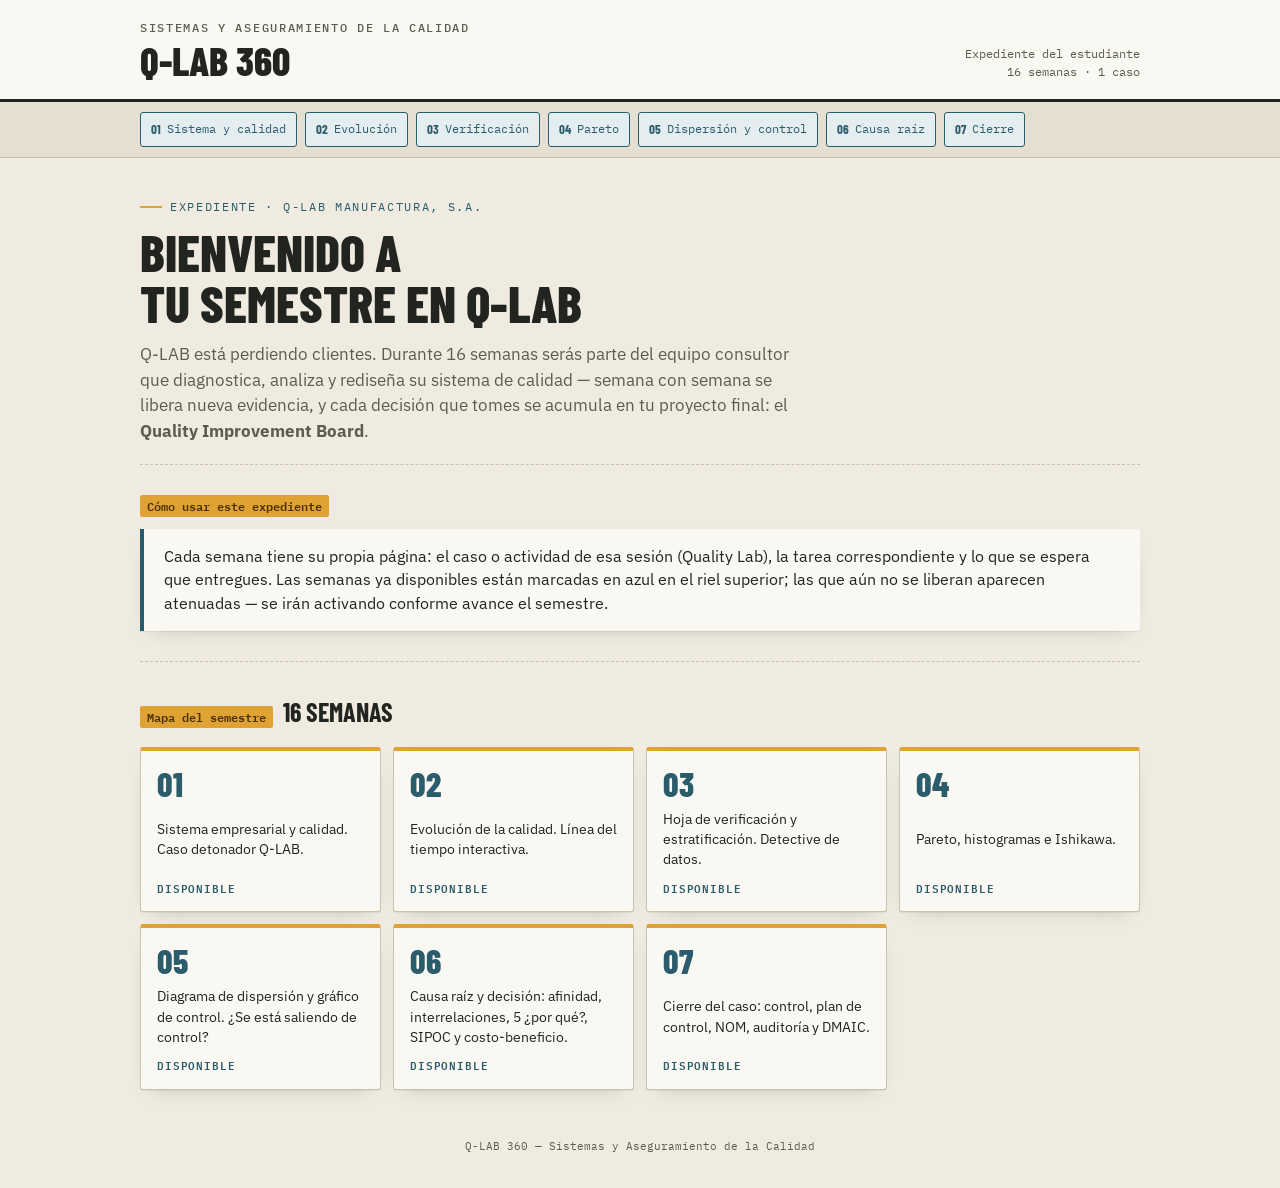
<file: index.html>
<!DOCTYPE html>
<html lang="es">
<head>
<meta charset="UTF-8">
<meta name="viewport" content="width=device-width, initial-scale=1.0">
<title>Q-LAB 360 — Expediente del estudiante</title>
<link rel="stylesheet" href="assets/style.css?v=2">
</head>
<body>

<header class="masthead">
  <div class="masthead-inner">
    <h1 class="masthead-title"><small>Sistemas y Aseguramiento de la Calidad</small>Q-LAB 360</h1>
    <div class="masthead-meta">Expediente del estudiante<br>16 semanas · 1 caso</div>
  </div>
</header>

<!-- ============================================================
     RIEL DE NAVEGACIÓN — 16 semanas.
     Semanas 1-3: <a href="semana-0N.html" class="tag is-open">
     Semanas 4-16: <span class="tag is-locked"> (placeholders)

     Para habilitar una semana futura, sólo hay que:
       1) crear semana-0N.html con la misma plantilla,
       2) cambiar <span class="tag is-locked"> por
          <a href="semana-0N.html" class="tag is-open">
       en ESTE archivo y en el riel de las demás páginas.
     ============================================================ -->
<nav class="rail" aria-label="Semanas del curso">
  <div class="rail-inner">
    <a href="semana-01.html" class="tag is-open"><b>01</b> Sistema y calidad</a>
    <a href="semana-02.html" class="tag is-open"><b>02</b> Evolución</a>
    <a href="semana-03.html" class="tag is-open"><b>03</b> Verificación</a>
<a href="semana-04.html" class="tag is-open"><b>04</b> Pareto</a>
    <a href="semana-05.html" class="tag is-open"><b>05</b> Dispersión y control</a>
    <a href="semana-06.html" class="tag is-open"><b>06</b> Causa raíz</a>
    <a href="semana-07.html" class="tag is-open"><b>07</b> Cierre</a>
  </div>
</nav>

<main class="wrap">

  <section class="hero">
    <div class="eyebrow">Expediente · Q-LAB Manufactura, S.A.</div>
    <h1 class="h-lg">Bienvenido a<br>tu semestre en Q-LAB</h1>
    <p class="lede">Q-LAB está perdiendo clientes. Durante 16 semanas serás parte del equipo consultor que
    diagnostica, analiza y rediseña su sistema de calidad — semana con semana se libera nueva evidencia,
    y cada decisión que tomes se acumula en tu proyecto final: el <strong>Quality Improvement Board</strong>.</p>
  </section>

  <section class="block">
    <div class="block-head"><span class="block-num">Cómo usar este expediente</span></div>
    <div class="memo">
      <p>Cada semana tiene su propia página: el caso o actividad de esa sesión (Quality Lab), la tarea
      correspondiente y lo que se espera que entregues. Las semanas ya disponibles están marcadas en
      azul en el riel superior; las que aún no se liberan aparecen atenuadas — se irán activando
      conforme avance el semestre.</p>
    </div>
  </section>

  <section class="block">
    <div class="block-head">
      <span class="block-num">Mapa del semestre</span>
      <h2 class="h-md">16 semanas</h2>
    </div>

    <div class="weekgrid">
      <a class="weekcard" href="semana-01.html">
        <div class="wc-num">01</div>
        <div class="wc-title">Sistema empresarial y calidad. Caso detonador Q-LAB.</div>
        <div class="wc-status" style="color:var(--stamp-blue)">Disponible</div>
      </a>
      <a class="weekcard" href="semana-02.html">
        <div class="wc-num">02</div>
        <div class="wc-title">Evolución de la calidad. Línea del tiempo interactiva.</div>
        <div class="wc-status" style="color:var(--stamp-blue)">Disponible</div>
      </a>
      <a class="weekcard" href="semana-03.html">
        <div class="wc-num">03</div>
        <div class="wc-title">Hoja de verificación y estratificación. Detective de datos.</div>
        <div class="wc-status" style="color:var(--stamp-blue)">Disponible</div>
      </a>

      <!-- Placeholders — convertir a <a class="weekcard" href="semana-0N.html"> cuando se libere -->
      <a class="weekcard" href="semana-04.html"><div class="wc-num">04</div><div class="wc-title">Pareto, histogramas e Ishikawa.</div><div class="wc-status" style="color:var(--stamp-blue)">Disponible</div></a>
      <a class="weekcard" href="semana-05.html"><div class="wc-num">05</div><div class="wc-title">Diagrama de dispersión y gráfico de control. ¿Se está saliendo de control?</div><div class="wc-status" style="color:var(--stamp-blue)">Disponible</div></a>
      <a class="weekcard" href="semana-06.html"><div class="wc-num">06</div><div class="wc-title">Causa raíz y decisión: afinidad, interrelaciones, 5 ¿por qué?, SIPOC y costo-beneficio.</div><div class="wc-status" style="color:var(--stamp-blue)">Disponible</div></a>
      <a class="weekcard" href="semana-07.html"><div class="wc-num">07</div><div class="wc-title">Cierre del caso: control, plan de control, NOM, auditoría y DMAIC.</div><div class="wc-status" style="color:var(--stamp-blue)">Disponible</div></a>
    </div>
  </section>

</main>

<footer class="site">Q-LAB 360 — Sistemas y Aseguramiento de la Calidad</footer>

</body>
</html>
</file>
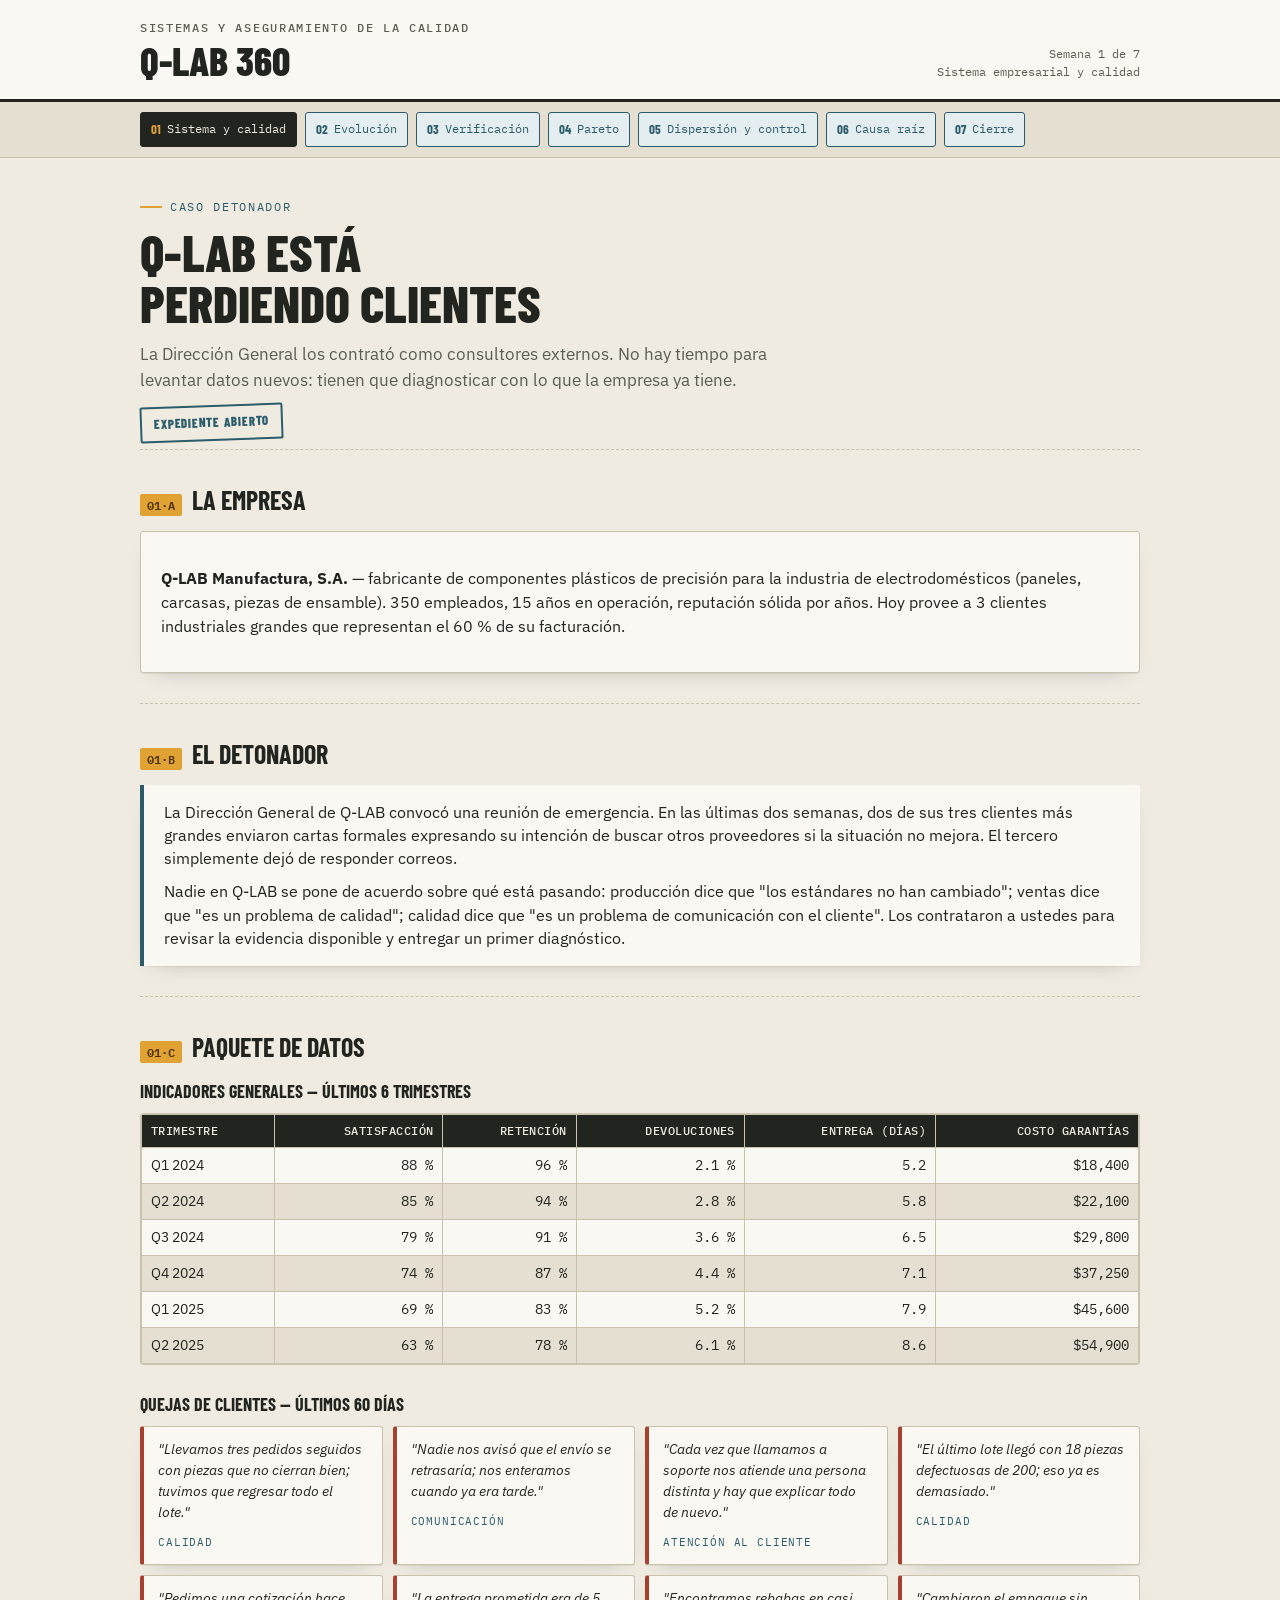
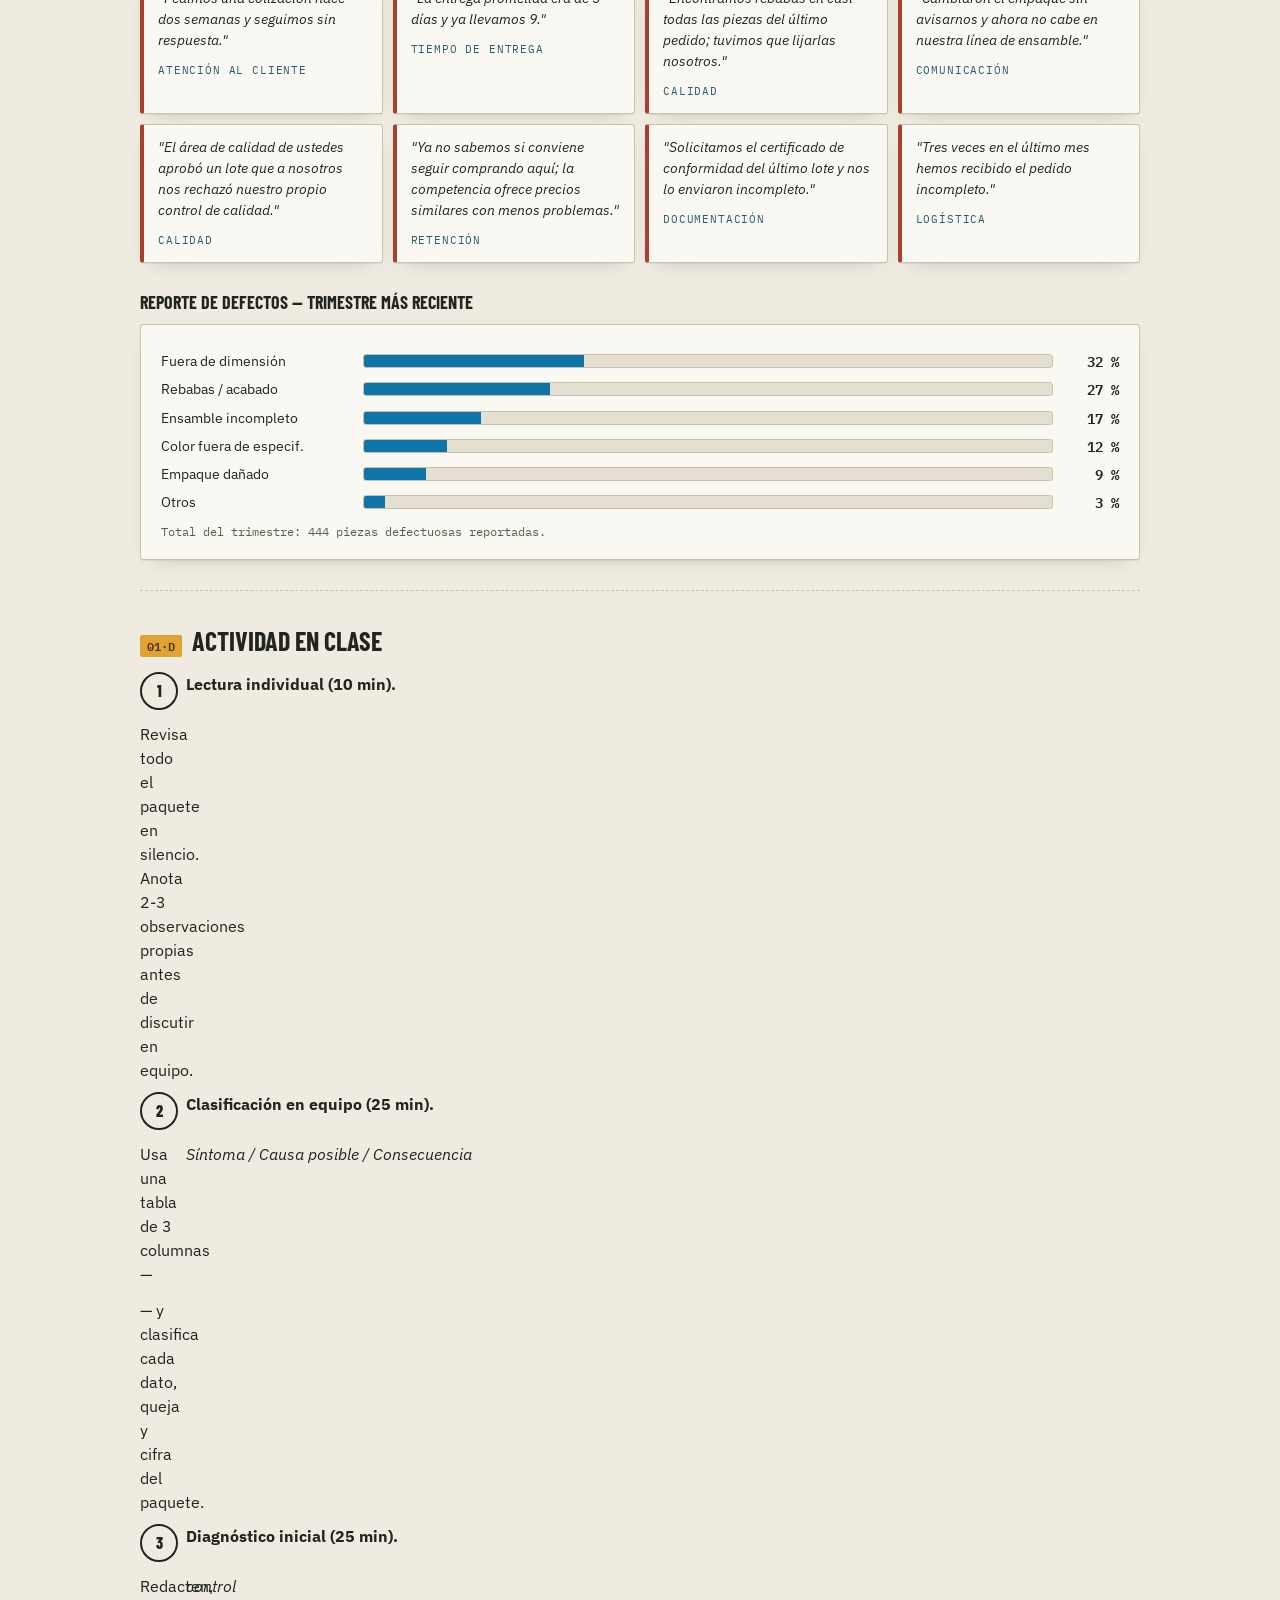
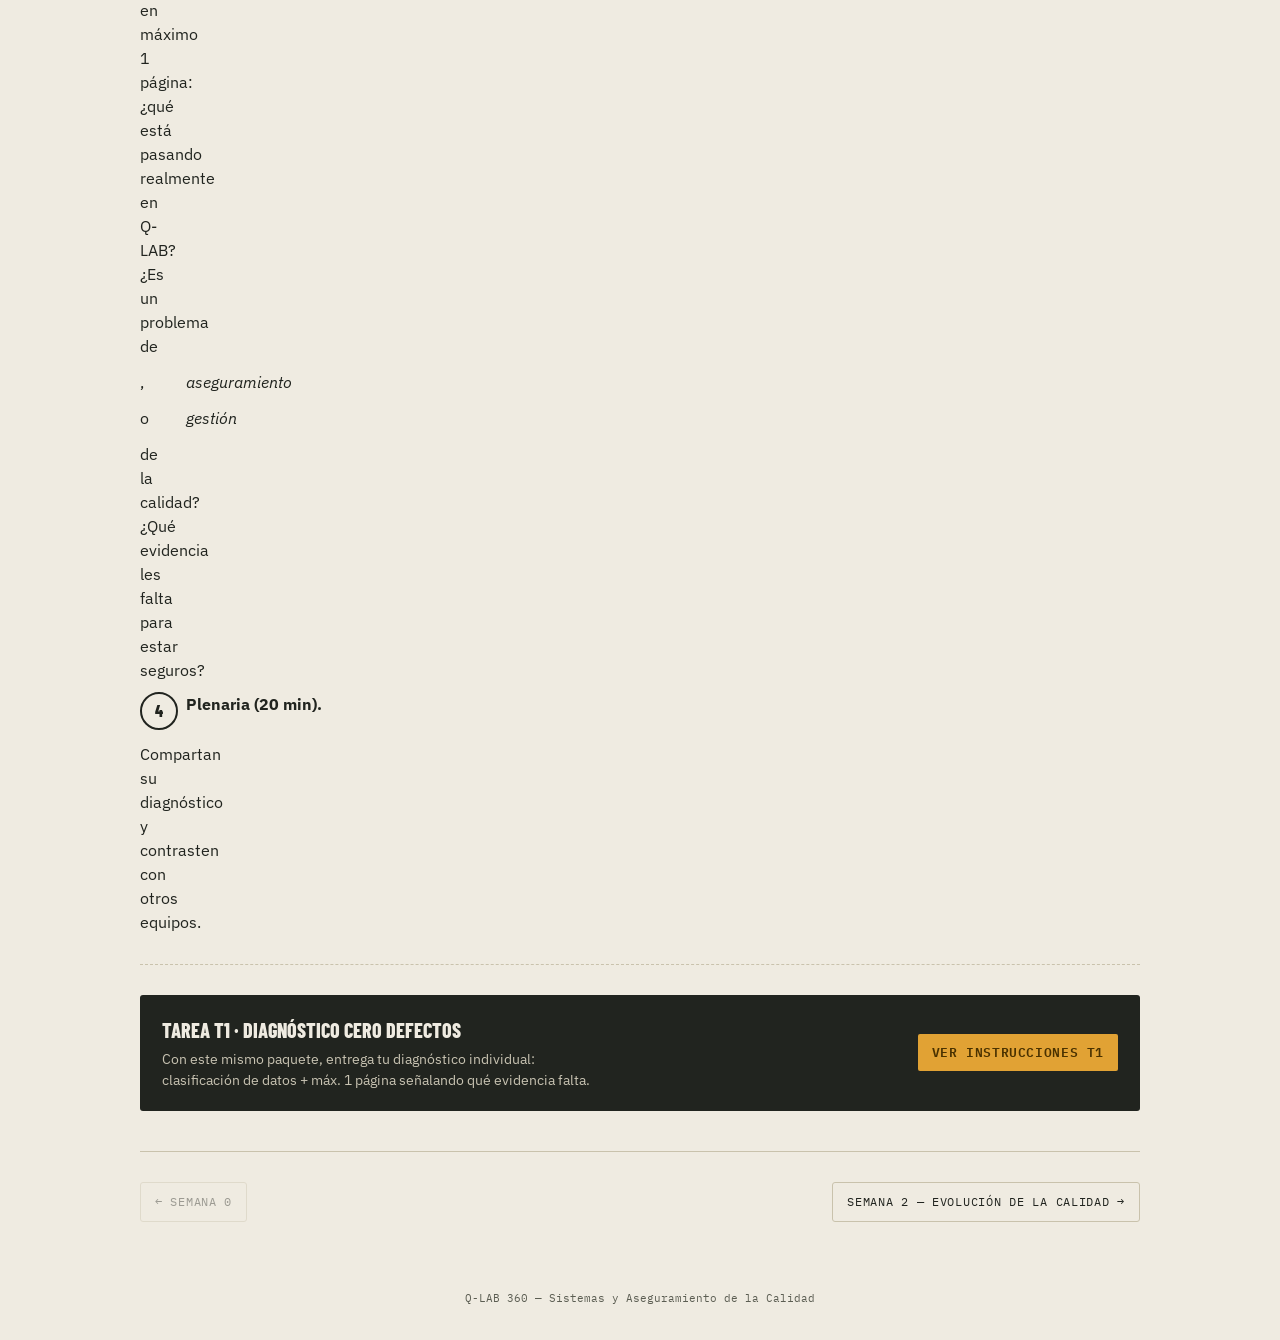
<file: semana-01.html>
<!DOCTYPE html>
<html lang="es">
<head>
<meta charset="UTF-8">
<meta name="viewport" content="width=device-width, initial-scale=1.0">
<title>Semana 1 — Q-LAB 360</title>
<link rel="stylesheet" href="assets/style.css?v=2">
</head>
<body>

<header class="masthead">
  <div class="masthead-inner">
    <h1 class="masthead-title"><small>Sistemas y Aseguramiento de la Calidad</small><a href="index.html" style="color:inherit;text-decoration:none;">Q-LAB 360</a></h1>
    <div class="masthead-meta">Semana 1 de 7<br>Sistema empresarial y calidad</div>
  </div>
</header>

<nav class="rail" aria-label="Semanas del curso">
  <div class="rail-inner">
    <a href="semana-01.html" class="tag is-current"><b>01</b> Sistema y calidad</a>
    <a href="semana-02.html" class="tag is-open"><b>02</b> Evolución</a>
    <a href="semana-03.html" class="tag is-open"><b>03</b> Verificación</a>
    <a href="semana-04.html" class="tag is-open"><b>04</b> Pareto</a>
    <a href="semana-05.html" class="tag is-open"><b>05</b> Dispersión y control</a>
    <a href="semana-06.html" class="tag is-open"><b>06</b> Causa raíz</a>
    <a href="semana-07.html" class="tag is-open"><b>07</b> Cierre</a>
  </div>
</nav>

<main class="wrap">

  <section class="hero">
    <div class="eyebrow">Caso detonador</div>
    <h1 class="h-lg">Q-LAB está<br>perdiendo clientes</h1>
    <p class="lede">La Dirección General los contrató como consultores externos. No hay tiempo para
    levantar datos nuevos: tienen que diagnosticar con lo que la empresa ya tiene.</p>
    <span class="stamp blue">Expediente abierto</span>
  </section>

  <section class="block">
    <div class="block-head"><span class="block-num">01·A</span><h2 class="h-md">La empresa</h2></div>
    <div class="card">
      <p><strong>Q-LAB Manufactura, S.A.</strong> — fabricante de componentes plásticos de precisión
      para la industria de electrodomésticos (paneles, carcasas, piezas de ensamble). 350 empleados,
      15 años en operación, reputación sólida por años. Hoy provee a 3 clientes industriales grandes
      que representan el 60&nbsp;% de su facturación.</p>
    </div>
  </section>

  <section class="block">
    <div class="block-head"><span class="block-num">01·B</span><h2 class="h-md">El detonador</h2></div>
    <div class="memo">
      <p>La Dirección General de Q-LAB convocó una reunión de emergencia. En las últimas dos semanas,
      dos de sus tres clientes más grandes enviaron cartas formales expresando su intención de buscar
      otros proveedores si la situación no mejora. El tercero simplemente dejó de responder correos.</p>
      <p>Nadie en Q-LAB se pone de acuerdo sobre qué está pasando: producción dice que "los estándares
      no han cambiado"; ventas dice que "es un problema de calidad"; calidad dice que "es un problema
      de comunicación con el cliente". Los contrataron a ustedes para revisar la evidencia disponible
      y entregar un primer diagnóstico.</p>
    </div>
  </section>

  <section class="block">
    <div class="block-head"><span class="block-num">01·C</span><h2 class="h-md">Paquete de datos</h2></div>

    <h3 class="h-sm">Indicadores generales — últimos 6 trimestres</h3>
    <div class="table-scroll">
      <table>
        <thead>
          <tr><th>Trimestre</th><th class="num">Satisfacción</th><th class="num">Retención</th><th class="num">Devoluciones</th><th class="num">Entrega (días)</th><th class="num">Costo garantías</th></tr>
        </thead>
        <tbody>
          <tr><td>Q1 2024</td><td class="num">88&nbsp;%</td><td class="num">96&nbsp;%</td><td class="num">2.1&nbsp;%</td><td class="num">5.2</td><td class="num">$18,400</td></tr>
          <tr><td>Q2 2024</td><td class="num">85&nbsp;%</td><td class="num">94&nbsp;%</td><td class="num">2.8&nbsp;%</td><td class="num">5.8</td><td class="num">$22,100</td></tr>
          <tr><td>Q3 2024</td><td class="num">79&nbsp;%</td><td class="num">91&nbsp;%</td><td class="num">3.6&nbsp;%</td><td class="num">6.5</td><td class="num">$29,800</td></tr>
          <tr><td>Q4 2024</td><td class="num">74&nbsp;%</td><td class="num">87&nbsp;%</td><td class="num">4.4&nbsp;%</td><td class="num">7.1</td><td class="num">$37,250</td></tr>
          <tr><td>Q1 2025</td><td class="num">69&nbsp;%</td><td class="num">83&nbsp;%</td><td class="num">5.2&nbsp;%</td><td class="num">7.9</td><td class="num">$45,600</td></tr>
          <tr><td>Q2 2025</td><td class="num">63&nbsp;%</td><td class="num">78&nbsp;%</td><td class="num">6.1&nbsp;%</td><td class="num">8.6</td><td class="num">$54,900</td></tr>
        </tbody>
      </table>
    </div>

    <h3 class="h-sm" style="margin-top:26px;">Quejas de clientes — últimos 60 días</h3>
    <div class="quejas">
      <div class="queja"><p>"Llevamos tres pedidos seguidos con piezas que no cierran bien; tuvimos que regresar todo el lote."</p><span class="cat">Calidad</span></div>
      <div class="queja"><p>"Nadie nos avisó que el envío se retrasaría; nos enteramos cuando ya era tarde."</p><span class="cat">Comunicación</span></div>
      <div class="queja"><p>"Cada vez que llamamos a soporte nos atiende una persona distinta y hay que explicar todo de nuevo."</p><span class="cat">Atención al cliente</span></div>
      <div class="queja"><p>"El último lote llegó con 18 piezas defectuosas de 200; eso ya es demasiado."</p><span class="cat">Calidad</span></div>
      <div class="queja"><p>"Pedimos una cotización hace dos semanas y seguimos sin respuesta."</p><span class="cat">Atención al cliente</span></div>
      <div class="queja"><p>"La entrega prometida era de 5 días y ya llevamos 9."</p><span class="cat">Tiempo de entrega</span></div>
      <div class="queja"><p>"Encontramos rebabas en casi todas las piezas del último pedido; tuvimos que lijarlas nosotros."</p><span class="cat">Calidad</span></div>
      <div class="queja"><p>"Cambiaron el empaque sin avisarnos y ahora no cabe en nuestra línea de ensamble."</p><span class="cat">Comunicación</span></div>
      <div class="queja"><p>"El área de calidad de ustedes aprobó un lote que a nosotros nos rechazó nuestro propio control de calidad."</p><span class="cat">Calidad</span></div>
      <div class="queja"><p>"Ya no sabemos si conviene seguir comprando aquí; la competencia ofrece precios similares con menos problemas."</p><span class="cat">Retención</span></div>
      <div class="queja"><p>"Solicitamos el certificado de conformidad del último lote y nos lo enviaron incompleto."</p><span class="cat">Documentación</span></div>
      <div class="queja"><p>"Tres veces en el último mes hemos recibido el pedido incompleto."</p><span class="cat">Logística</span></div>
    </div>

    <h3 class="h-sm" style="margin-top:26px;">Reporte de defectos — trimestre más reciente</h3>
    <div class="card">
      <div class="bar-row"><span>Fuera de dimensión</span><div class="bar-track"><div class="bar-fill" style="width:32%"></div></div><span class="num">32&nbsp;%</span></div>
      <div class="bar-row"><span>Rebabas / acabado</span><div class="bar-track"><div class="bar-fill" style="width:27%"></div></div><span class="num">27&nbsp;%</span></div>
      <div class="bar-row"><span>Ensamble incompleto</span><div class="bar-track"><div class="bar-fill" style="width:17%"></div></div><span class="num">17&nbsp;%</span></div>
      <div class="bar-row"><span>Color fuera de especif.</span><div class="bar-track"><div class="bar-fill" style="width:12%"></div></div><span class="num">12&nbsp;%</span></div>
      <div class="bar-row"><span>Empaque dañado</span><div class="bar-track"><div class="bar-fill" style="width:9%"></div></div><span class="num">9&nbsp;%</span></div>
      <div class="bar-row"><span>Otros</span><div class="bar-track"><div class="bar-fill" style="width:3%"></div></div><span class="num">3&nbsp;%</span></div>
      <p style="font-family:var(--mono);font-size:12px;color:var(--ink-soft);margin:10px 0 0;">Total del trimestre: 444 piezas defectuosas reportadas.</p>
    </div>
  </section>

  <section class="block">
    <div class="block-head"><span class="block-num">01·D</span><h2 class="h-md">Actividad en clase</h2></div>
    <ol class="steps">
      <li><strong>Lectura individual (10 min).</strong> Revisa todo el paquete en silencio. Anota 2-3 observaciones propias antes de discutir en equipo.</li>
      <li><strong>Clasificación en equipo (25 min).</strong> Usa una tabla de 3 columnas — <em>Síntoma / Causa posible / Consecuencia</em> — y clasifica cada dato, queja y cifra del paquete.</li>
      <li><strong>Diagnóstico inicial (25 min).</strong> Redacten, en máximo 1 página: ¿qué está pasando realmente en Q-LAB? ¿Es un problema de <em>control</em>, <em>aseguramiento</em> o <em>gestión</em> de la calidad? ¿Qué evidencia les falta para estar seguros?</li>
      <li><strong>Plenaria (20 min).</strong> Compartan su diagnóstico y contrasten con otros equipos.</li>
    </ol>
  </section>

  <section class="block">
    <div class="cta">
      <div>
        <h3>Tarea T1 · Diagnóstico Cero Defectos</h3>
        <p>Con este mismo paquete, entrega tu diagnóstico individual: clasificación de datos + máx. 1 página señalando qué evidencia falta.</p>
      </div>
      <a class="btn" href="#" onclick="alert('Instrucciones completas de T1 — se integran en Canvas.'); return false;">Ver instrucciones T1</a>
    </div>
  </section>

  <div class="pager">
    <span class="is-disabled">← Semana 0</span>
    <a href="semana-02.html">Semana 2 — Evolución de la calidad →</a>
  </div>

</main>

<footer class="site">Q-LAB 360 — Sistemas y Aseguramiento de la Calidad</footer>
<script src="assets/script.js"></script>
</body>
</html>
</file>
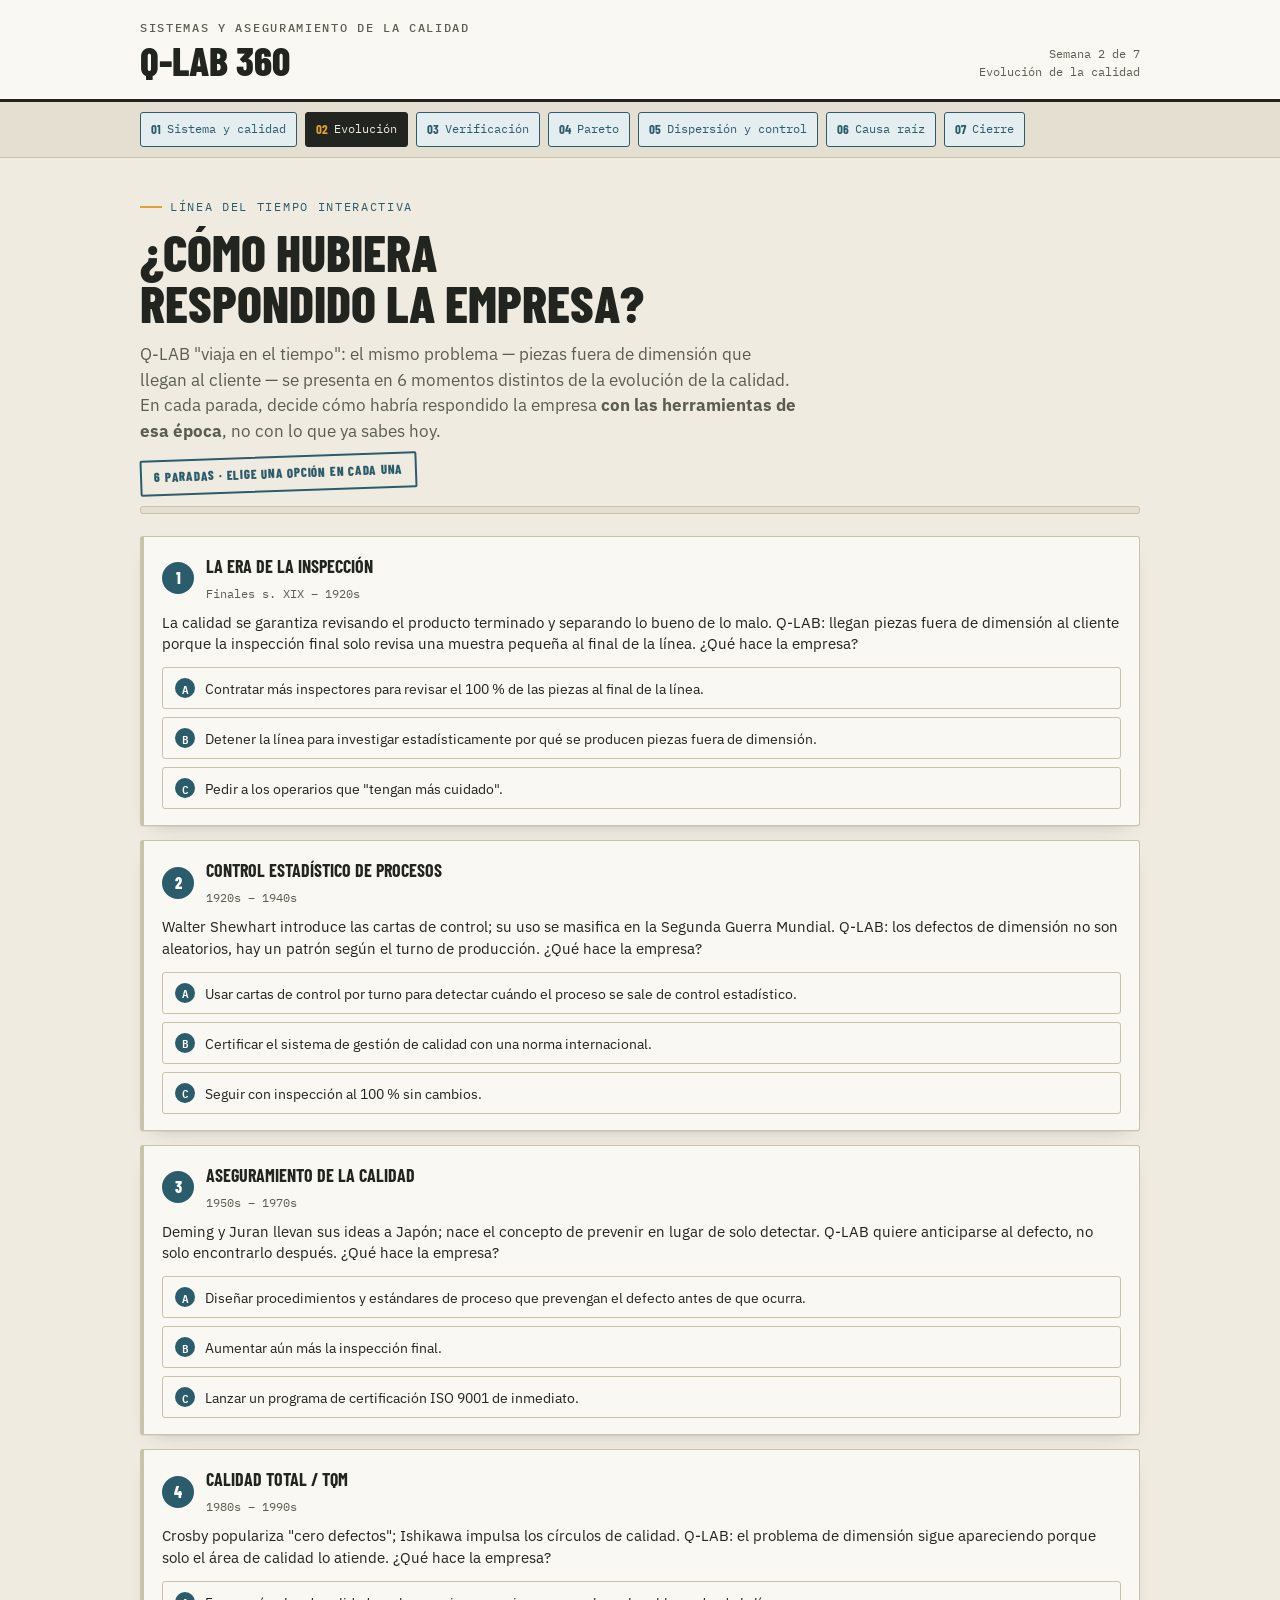
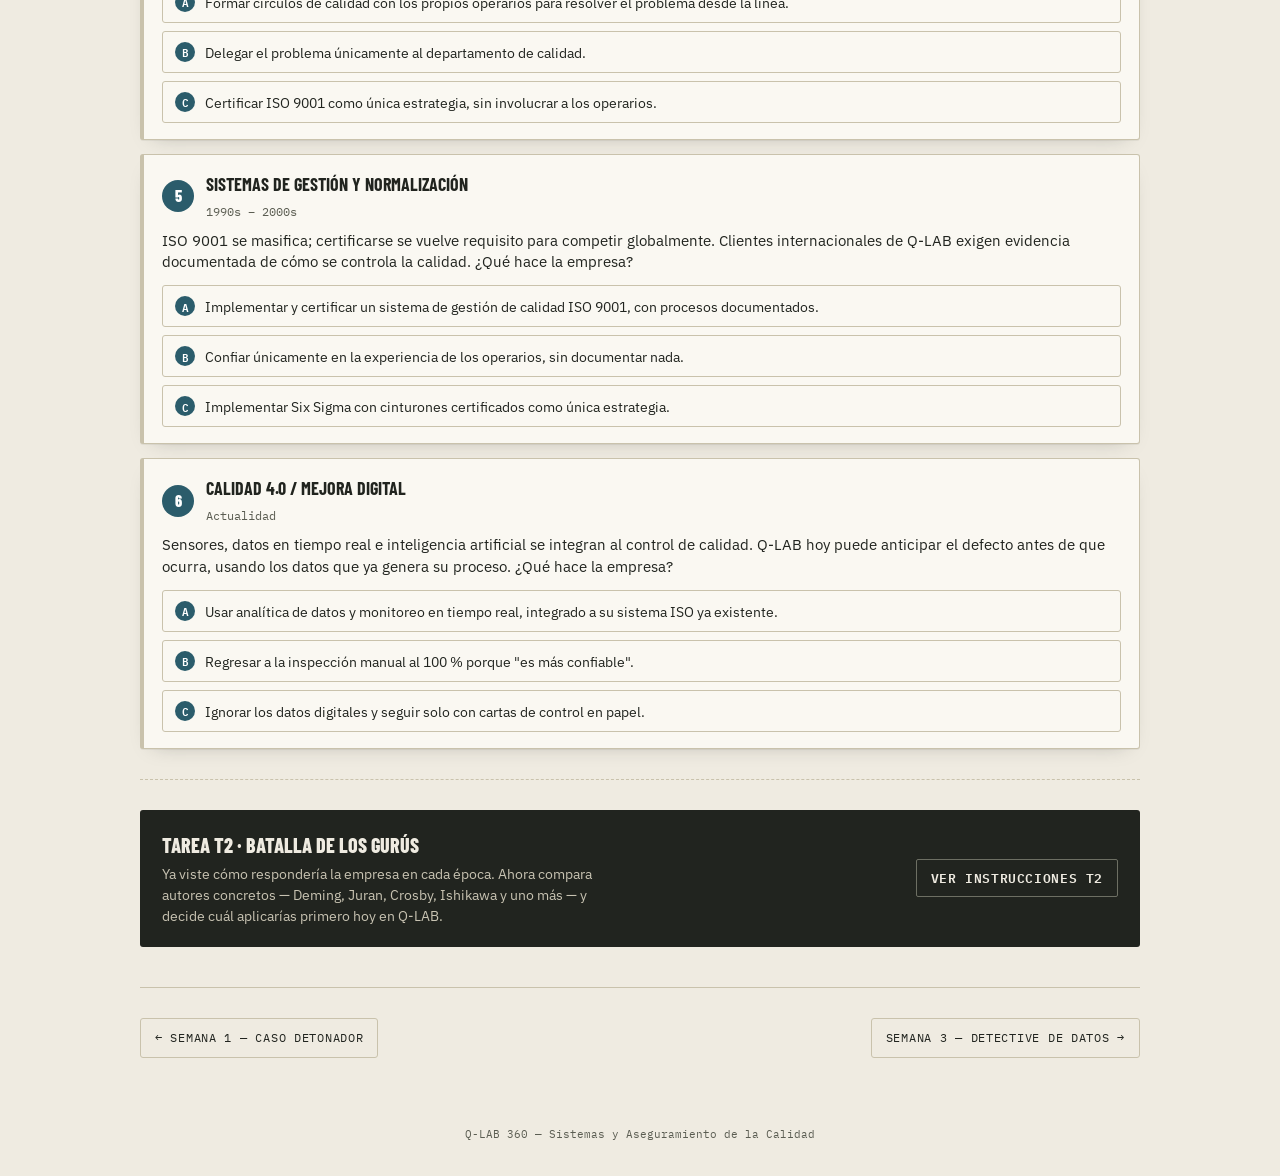
<file: semana-02.html>
<!DOCTYPE html>
<html lang="es">
<head>
<meta charset="UTF-8">
<meta name="viewport" content="width=device-width, initial-scale=1.0">
<title>Semana 2 — Q-LAB 360</title>
<link rel="stylesheet" href="assets/style.css?v=2">
</head>
<body>

<header class="masthead">
  <div class="masthead-inner">
    <h1 class="masthead-title"><small>Sistemas y Aseguramiento de la Calidad</small><a href="index.html" style="color:inherit;text-decoration:none;">Q-LAB 360</a></h1>
    <div class="masthead-meta">Semana 2 de 7<br>Evolución de la calidad</div>
  </div>
</header>

<nav class="rail" aria-label="Semanas del curso">
  <div class="rail-inner">
    <a href="semana-01.html" class="tag is-open"><b>01</b> Sistema y calidad</a>
    <a href="semana-02.html" class="tag is-current"><b>02</b> Evolución</a>
    <a href="semana-03.html" class="tag is-open"><b>03</b> Verificación</a>
    <a href="semana-04.html" class="tag is-open"><b>04</b> Pareto</a>
    <a href="semana-05.html" class="tag is-open"><b>05</b> Dispersión y control</a>
    <a href="semana-06.html" class="tag is-open"><b>06</b> Causa raíz</a>
    <a href="semana-07.html" class="tag is-open"><b>07</b> Cierre</a>
  </div>
</nav>

<main class="wrap">

  <section class="hero">
    <div class="eyebrow">Línea del tiempo interactiva</div>
    <h1 class="h-lg">¿Cómo hubiera<br>respondido la empresa?</h1>
    <p class="lede">Q-LAB "viaja en el tiempo": el mismo problema — piezas fuera de dimensión que
    llegan al cliente — se presenta en 6 momentos distintos de la evolución de la calidad. En cada
    parada, decide cómo habría respondido la empresa <strong>con las herramientas de esa época</strong>,
    no con lo que ya sabes hoy.</p>
    <span class="stamp blue">6 paradas · elige una opción en cada una</span>
  </section>

  <div class="progress" role="progressbar" aria-label="Progreso de la línea del tiempo" aria-valuemin="0" aria-valuemax="100" aria-valuenow="0">
    <div class="progress-fill"></div>
  </div>

  <section class="block" style="border-top:none;padding-top:0;">
    <div class="stations">

      <!-- Parada 1 -->
      <div class="station">
        <div class="station-head"><span class="station-idx">1</span><div><h3 class="h-sm" style="margin:0;">La era de la Inspección</h3><span class="station-era">Finales s. XIX – 1920s</span></div></div>
        <p class="ctx">La calidad se garantiza revisando el producto terminado y separando lo bueno de lo malo. Q-LAB: llegan piezas fuera de dimensión al cliente porque la inspección final solo revisa una muestra pequeña al final de la línea. ¿Qué hace la empresa?</p>
        <div class="opt-grid">
          <button class="opt-btn" data-opt="a"><span class="k">A</span>Contratar más inspectores para revisar el 100&nbsp;% de las piezas al final de la línea.</button>
          <button class="opt-btn" data-opt="b"><span class="k">B</span>Detener la línea para investigar estadísticamente por qué se producen piezas fuera de dimensión.</button>
          <button class="opt-btn" data-opt="c"><span class="k">C</span>Pedir a los operarios que "tengan más cuidado".</button>
        </div>
        <div class="outcome era" data-for="a">Es la respuesta típica de la época. Los defectos que llegan al cliente bajan, pero el costo de inspección se dispara y la causa del problema sigue intacta.</div>
        <div class="outcome early" data-for="b">Buena idea… pero adelantada 20 años. Las herramientas estadísticas para hacer esto de forma sistemática todavía no existen.</div>
        <div class="outcome behind" data-for="c">Sin datos ni método, la mejora depende de la buena voluntad de cada operario: inconsistente.</div>
        <p class="learn">Aprendizaje: la inspección al 100&nbsp;% detecta, pero no previene.</p>
      </div>

      <!-- Parada 2 -->
      <div class="station">
        <div class="station-head"><span class="station-idx">2</span><div><h3 class="h-sm" style="margin:0;">Control Estadístico de Procesos</h3><span class="station-era">1920s – 1940s</span></div></div>
        <p class="ctx">Walter Shewhart introduce las cartas de control; su uso se masifica en la Segunda Guerra Mundial. Q-LAB: los defectos de dimensión no son aleatorios, hay un patrón según el turno de producción. ¿Qué hace la empresa?</p>
        <div class="opt-grid">
          <button class="opt-btn" data-opt="a"><span class="k">A</span>Usar cartas de control por turno para detectar cuándo el proceso se sale de control estadístico.</button>
          <button class="opt-btn" data-opt="b"><span class="k">B</span>Certificar el sistema de gestión de calidad con una norma internacional.</button>
          <button class="opt-btn" data-opt="c"><span class="k">C</span>Seguir con inspección al 100&nbsp;% sin cambios.</button>
        </div>
        <div class="outcome era" data-for="a">Es el gran salto de esta época: nace la diferencia entre variación común (normal del proceso) y variación especial (una causa identificable).</div>
        <div class="outcome early" data-for="b">Adelantada casi 60 años: ISO 9001 no existirá hasta 1987.</div>
        <div class="outcome behind" data-for="c">Sigue siendo costoso y no previene nada nuevo.</div>
        <p class="learn">Aprendizaje: el proceso, no solo el producto, empieza a monitorearse.</p>
      </div>

      <!-- Parada 3 -->
      <div class="station">
        <div class="station-head"><span class="station-idx">3</span><div><h3 class="h-sm" style="margin:0;">Aseguramiento de la Calidad</h3><span class="station-era">1950s – 1970s</span></div></div>
        <p class="ctx">Deming y Juran llevan sus ideas a Japón; nace el concepto de prevenir en lugar de solo detectar. Q-LAB quiere anticiparse al defecto, no solo encontrarlo después. ¿Qué hace la empresa?</p>
        <div class="opt-grid">
          <button class="opt-btn" data-opt="a"><span class="k">A</span>Diseñar procedimientos y estándares de proceso que prevengan el defecto antes de que ocurra.</button>
          <button class="opt-btn" data-opt="b"><span class="k">B</span>Aumentar aún más la inspección final.</button>
          <button class="opt-btn" data-opt="c"><span class="k">C</span>Lanzar un programa de certificación ISO 9001 de inmediato.</button>
        </div>
        <div class="outcome era" data-for="a">Este es el corazón del aseguramiento de la calidad: prevenir en vez de reaccionar.</div>
        <div class="outcome behind" data-for="b">Es un retroceso a la era de la inspección.</div>
        <div class="outcome early" data-for="c">Todavía faltan más de 15 años para que exista esa norma.</div>
        <p class="learn">Aprendizaje: el enfoque pasa de "detectar" a "prevenir".</p>
      </div>

      <!-- Parada 4 -->
      <div class="station">
        <div class="station-head"><span class="station-idx">4</span><div><h3 class="h-sm" style="margin:0;">Calidad Total / TQM</h3><span class="station-era">1980s – 1990s</span></div></div>
        <p class="ctx">Crosby populariza "cero defectos"; Ishikawa impulsa los círculos de calidad. Q-LAB: el problema de dimensión sigue apareciendo porque solo el área de calidad lo atiende. ¿Qué hace la empresa?</p>
        <div class="opt-grid">
          <button class="opt-btn" data-opt="a"><span class="k">A</span>Formar círculos de calidad con los propios operarios para resolver el problema desde la línea.</button>
          <button class="opt-btn" data-opt="b"><span class="k">B</span>Delegar el problema únicamente al departamento de calidad.</button>
          <button class="opt-btn" data-opt="c"><span class="k">C</span>Certificar ISO 9001 como única estrategia, sin involucrar a los operarios.</button>
        </div>
        <div class="outcome era" data-for="a">Este es el espíritu de la calidad total: todos, no solo un departamento, son responsables de la calidad.</div>
        <div class="outcome behind" data-for="b">Es un retroceso al paradigma de control aislado.</div>
        <div class="outcome behind" data-for="c">ISO 9001 ya existe en esta época (desde 1987) y puede ayudar, pero certificar sin involucrar a las personas no resuelve la causa del problema.</div>
        <p class="learn">Aprendizaje: la calidad se vuelve cultura organizacional, no solo función de un área.</p>
      </div>

      <!-- Parada 5 -->
      <div class="station">
        <div class="station-head"><span class="station-idx">5</span><div><h3 class="h-sm" style="margin:0;">Sistemas de Gestión y Normalización</h3><span class="station-era">1990s – 2000s</span></div></div>
        <p class="ctx">ISO 9001 se masifica; certificarse se vuelve requisito para competir globalmente. Clientes internacionales de Q-LAB exigen evidencia documentada de cómo se controla la calidad. ¿Qué hace la empresa?</p>
        <div class="opt-grid">
          <button class="opt-btn" data-opt="a"><span class="k">A</span>Implementar y certificar un sistema de gestión de calidad ISO 9001, con procesos documentados.</button>
          <button class="opt-btn" data-opt="b"><span class="k">B</span>Confiar únicamente en la experiencia de los operarios, sin documentar nada.</button>
          <button class="opt-btn" data-opt="c"><span class="k">C</span>Implementar Six Sigma con cinturones certificados como única estrategia.</button>
        </div>
        <div class="outcome era" data-for="a">Es la respuesta natural de la época: la calidad se vuelve un sistema documentado y auditable.</div>
        <div class="outcome behind" data-for="b">Sin documentación, ningún cliente internacional puede verificar el sistema.</div>
        <div class="outcome behind" data-for="c">Six Sigma es una herramienta poderosa de esta misma época, pero funciona mejor como complemento del sistema de gestión, no como sustituto.</div>
        <p class="learn">Aprendizaje: la calidad necesita evidencia documentada, no solo buenas intenciones.</p>
      </div>

      <!-- Parada 6 -->
      <div class="station">
        <div class="station-head"><span class="station-idx">6</span><div><h3 class="h-sm" style="margin:0;">Calidad 4.0 / mejora digital</h3><span class="station-era">Actualidad</span></div></div>
        <p class="ctx">Sensores, datos en tiempo real e inteligencia artificial se integran al control de calidad. Q-LAB hoy puede anticipar el defecto antes de que ocurra, usando los datos que ya genera su proceso. ¿Qué hace la empresa?</p>
        <div class="opt-grid">
          <button class="opt-btn" data-opt="a"><span class="k">A</span>Usar analítica de datos y monitoreo en tiempo real, integrado a su sistema ISO ya existente.</button>
          <button class="opt-btn" data-opt="b"><span class="k">B</span>Regresar a la inspección manual al 100&nbsp;% porque "es más confiable".</button>
          <button class="opt-btn" data-opt="c"><span class="k">C</span>Ignorar los datos digitales y seguir solo con cartas de control en papel.</button>
        </div>
        <div class="outcome era" data-for="a">Esta es la frontera actual: la tecnología no sustituye lo aprendido en las etapas anteriores, lo potencia.</div>
        <div class="outcome behind" data-for="b">Es un retroceso completo, más de 100 años atrás.</div>
        <div class="outcome behind" data-for="c">Se pierde la oportunidad de anticipar el problema en vez de solo reaccionar a él.</div>
        <p class="learn">Aprendizaje: la calidad de hoy integra todo lo anterior — inspección, estadística, prevención, cultura y normalización — más tecnología.</p>
      </div>

    </div>
  </section>

  <section class="block">
    <div class="cta">
      <div>
        <h3>Tarea T2 · Batalla de los gurús</h3>
        <p>Ya viste cómo respondería la empresa en cada época. Ahora compara autores concretos —
        Deming, Juran, Crosby, Ishikawa y uno más — y decide cuál aplicarías primero hoy en Q-LAB.</p>
      </div>
      <a class="btn ghost" href="#" onclick="alert('Instrucciones completas de T2 — se integran en Canvas.'); return false;">Ver instrucciones T2</a>
    </div>
  </section>

  <div class="pager">
    <a href="semana-01.html">← Semana 1 — Caso detonador</a>
    <a href="semana-03.html">Semana 3 — Detective de datos →</a>
  </div>

</main>

<footer class="site">Q-LAB 360 — Sistemas y Aseguramiento de la Calidad</footer>
<script src="assets/script.js"></script>
</body>
</html>
</file>
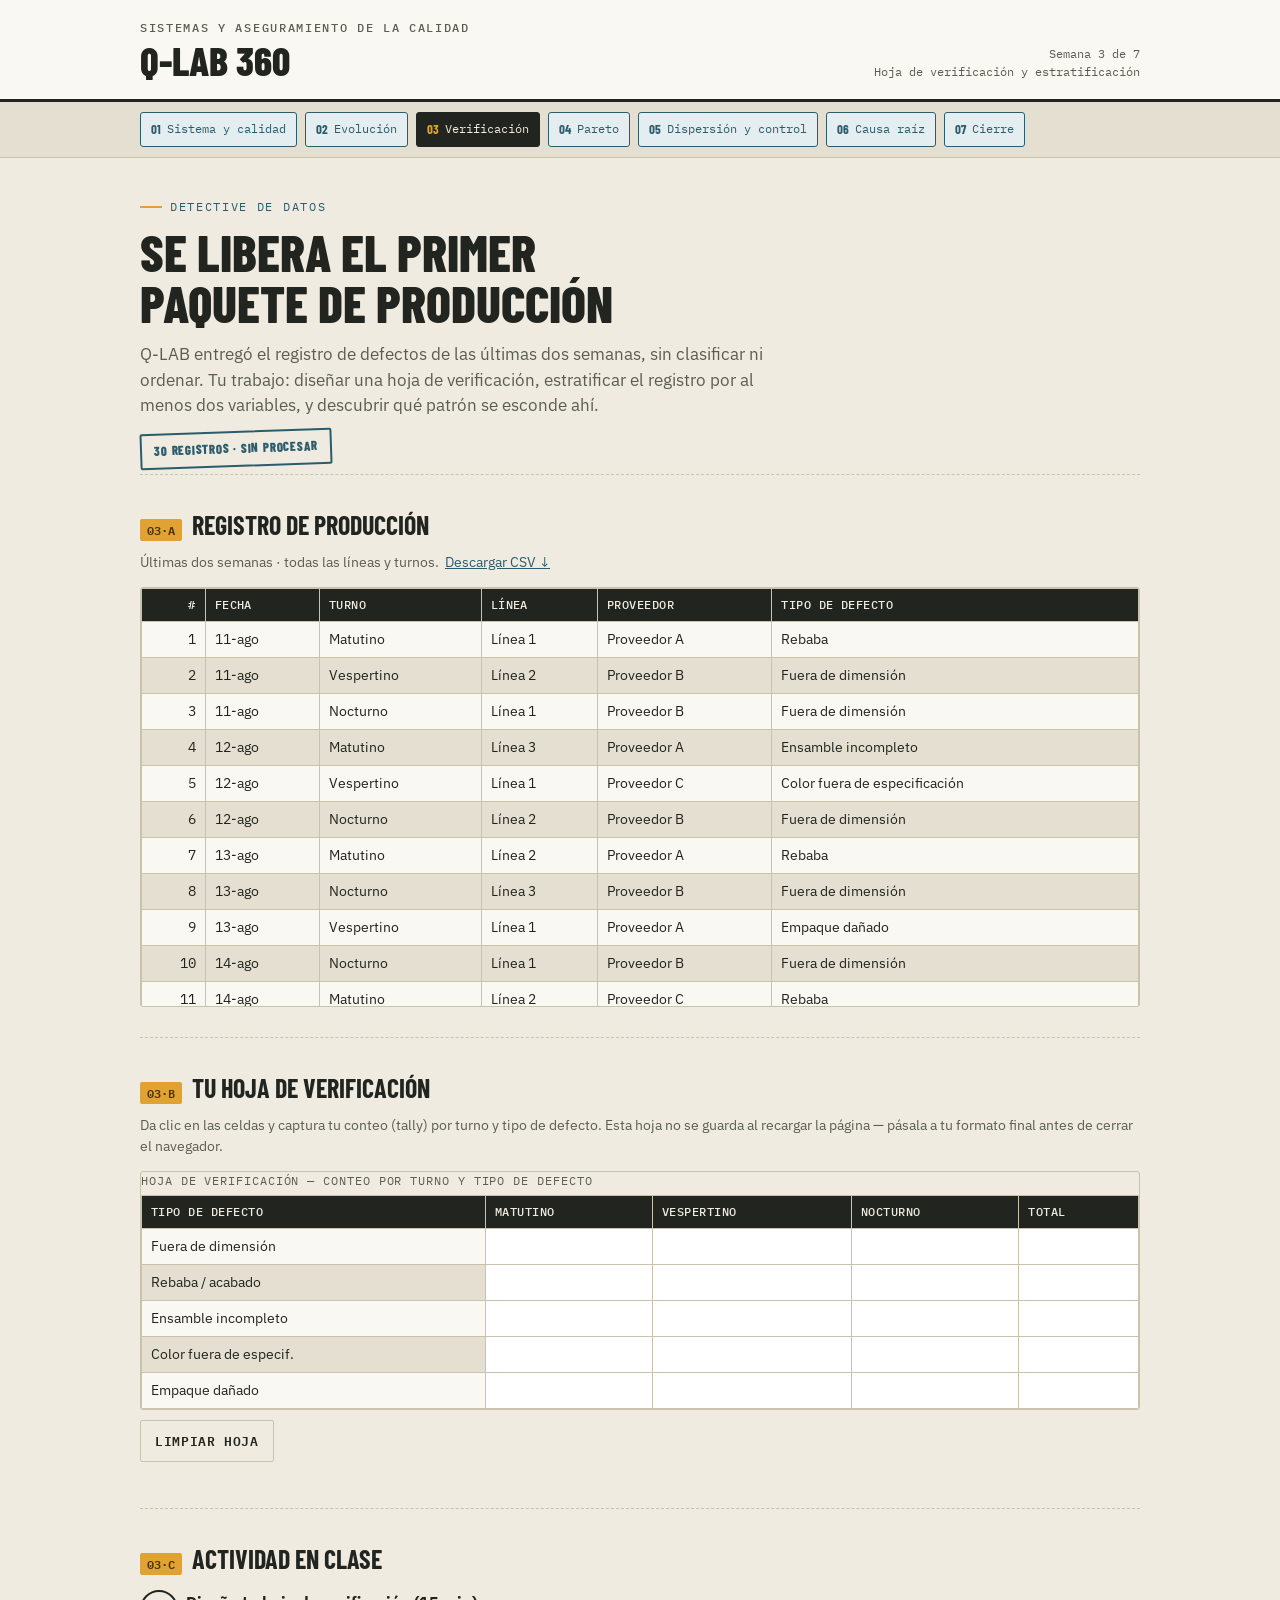
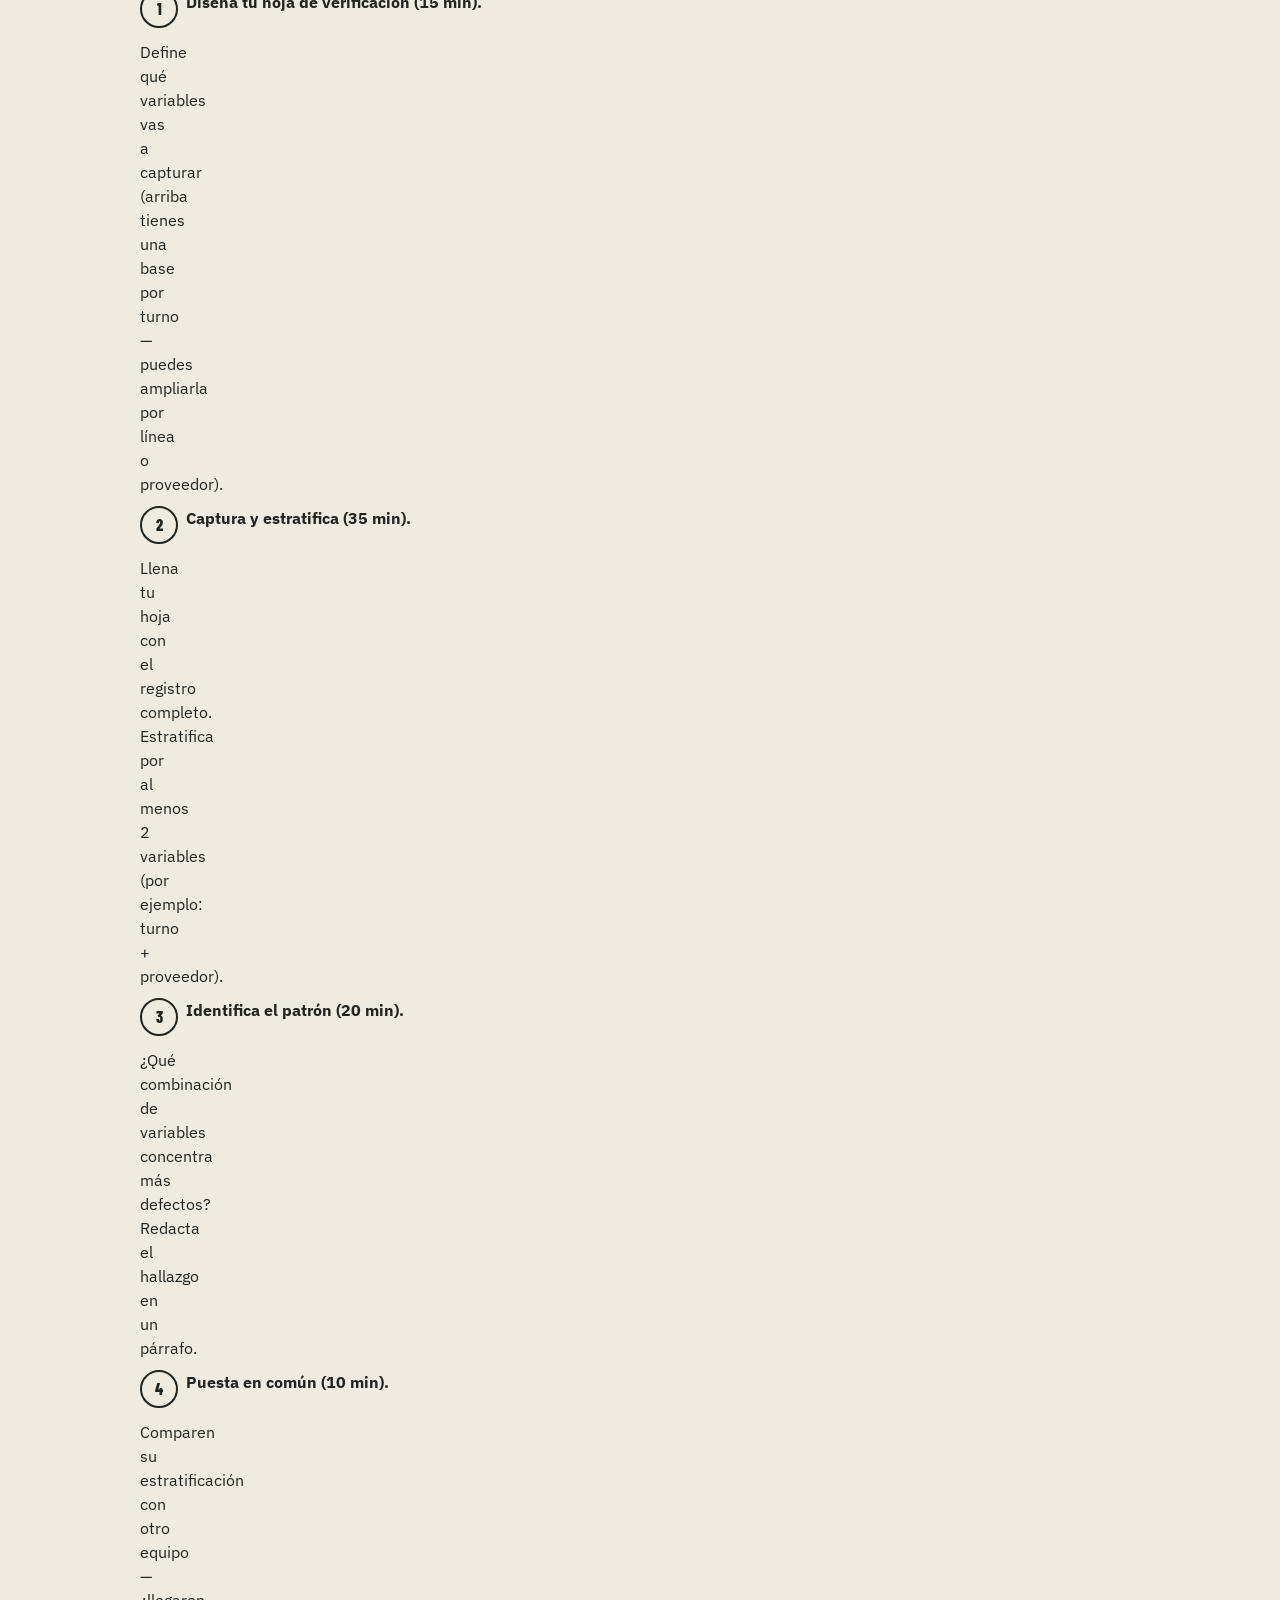
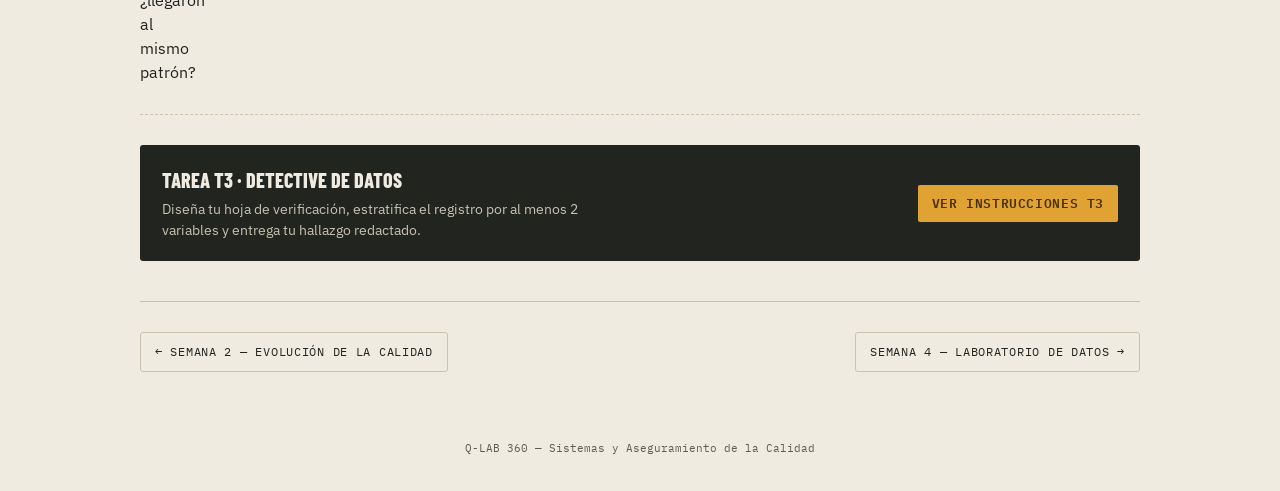
<file: semana-03.html>
<!DOCTYPE html>
<html lang="es">
<head>
<meta charset="UTF-8">
<meta name="viewport" content="width=device-width, initial-scale=1.0">
<title>Semana 3 — Q-LAB 360</title>
<link rel="stylesheet" href="assets/style.css?v=2">
</head>
<body>

<header class="masthead">
  <div class="masthead-inner">
    <h1 class="masthead-title"><small>Sistemas y Aseguramiento de la Calidad</small><a href="index.html" style="color:inherit;text-decoration:none;">Q-LAB 360</a></h1>
    <div class="masthead-meta">Semana 3 de 7<br>Hoja de verificación y estratificación</div>
  </div>
</header>

<nav class="rail" aria-label="Semanas del curso">
  <div class="rail-inner">
    <a href="semana-01.html" class="tag is-open"><b>01</b> Sistema y calidad</a>
    <a href="semana-02.html" class="tag is-open"><b>02</b> Evolución</a>
    <a href="semana-03.html" class="tag is-current"><b>03</b> Verificación</a>
    <a href="semana-04.html" class="tag is-open"><b>04</b> Pareto</a>
    <a href="semana-05.html" class="tag is-open"><b>05</b> Dispersión y control</a>
    <a href="semana-06.html" class="tag is-open"><b>06</b> Causa raíz</a>
    <a href="semana-07.html" class="tag is-open"><b>07</b> Cierre</a>
  </div>
</nav>

<main class="wrap">

  <section class="hero">
    <div class="eyebrow">Detective de datos</div>
    <h1 class="h-lg">Se libera el primer<br>paquete de producción</h1>
    <p class="lede">Q-LAB entregó el registro de defectos de las últimas dos semanas, sin clasificar
    ni ordenar. Tu trabajo: diseñar una hoja de verificación, estratificar el registro por al menos
    dos variables, y descubrir qué patrón se esconde ahí.</p>
    <span class="stamp blue">30 registros · sin procesar</span>
  </section>

  <section class="block">
    <div class="block-head"><span class="block-num">03·A</span><h2 class="h-md">Registro de producción</h2></div>
    <p style="color:var(--ink-soft);font-size:14px;margin-top:-4px;">Últimas dos semanas · todas las líneas y turnos.
      &nbsp;<a href="assets/datos-semana3.csv" download>Descargar CSV ↓</a></p>

    <div class="table-scroll" style="max-height:420px;overflow-y:auto;">
      <table>
        <thead>
          <tr><th class="num">#</th><th>Fecha</th><th>Turno</th><th>Línea</th><th>Proveedor</th><th>Tipo de defecto</th></tr>
        </thead>
        <tbody>
          <tr><td class="num">1</td><td>11-ago</td><td>Matutino</td><td>Línea 1</td><td>Proveedor A</td><td>Rebaba</td></tr>
          <tr><td class="num">2</td><td>11-ago</td><td>Vespertino</td><td>Línea 2</td><td>Proveedor B</td><td>Fuera de dimensión</td></tr>
          <tr><td class="num">3</td><td>11-ago</td><td>Nocturno</td><td>Línea 1</td><td>Proveedor B</td><td>Fuera de dimensión</td></tr>
          <tr><td class="num">4</td><td>12-ago</td><td>Matutino</td><td>Línea 3</td><td>Proveedor A</td><td>Ensamble incompleto</td></tr>
          <tr><td class="num">5</td><td>12-ago</td><td>Vespertino</td><td>Línea 1</td><td>Proveedor C</td><td>Color fuera de especificación</td></tr>
          <tr><td class="num">6</td><td>12-ago</td><td>Nocturno</td><td>Línea 2</td><td>Proveedor B</td><td>Fuera de dimensión</td></tr>
          <tr><td class="num">7</td><td>13-ago</td><td>Matutino</td><td>Línea 2</td><td>Proveedor A</td><td>Rebaba</td></tr>
          <tr><td class="num">8</td><td>13-ago</td><td>Nocturno</td><td>Línea 3</td><td>Proveedor B</td><td>Fuera de dimensión</td></tr>
          <tr><td class="num">9</td><td>13-ago</td><td>Vespertino</td><td>Línea 1</td><td>Proveedor A</td><td>Empaque dañado</td></tr>
          <tr><td class="num">10</td><td>14-ago</td><td>Nocturno</td><td>Línea 1</td><td>Proveedor B</td><td>Fuera de dimensión</td></tr>
          <tr><td class="num">11</td><td>14-ago</td><td>Matutino</td><td>Línea 2</td><td>Proveedor C</td><td>Rebaba</td></tr>
          <tr><td class="num">12</td><td>14-ago</td><td>Vespertino</td><td>Línea 3</td><td>Proveedor A</td><td>Ensamble incompleto</td></tr>
          <tr><td class="num">13</td><td>15-ago</td><td>Nocturno</td><td>Línea 2</td><td>Proveedor B</td><td>Fuera de dimensión</td></tr>
          <tr><td class="num">14</td><td>15-ago</td><td>Matutino</td><td>Línea 1</td><td>Proveedor A</td><td>Rebaba</td></tr>
          <tr><td class="num">15</td><td>15-ago</td><td>Vespertino</td><td>Línea 1</td><td>Proveedor C</td><td>Color fuera de especificación</td></tr>
          <tr><td class="num">16</td><td>18-ago</td><td>Nocturno</td><td>Línea 3</td><td>Proveedor B</td><td>Fuera de dimensión</td></tr>
          <tr><td class="num">17</td><td>18-ago</td><td>Matutino</td><td>Línea 2</td><td>Proveedor A</td><td>Ensamble incompleto</td></tr>
          <tr><td class="num">18</td><td>18-ago</td><td>Vespertino</td><td>Línea 1</td><td>Proveedor B</td><td>Fuera de dimensión</td></tr>
          <tr><td class="num">19</td><td>19-ago</td><td>Nocturno</td><td>Línea 1</td><td>Proveedor B</td><td>Fuera de dimensión</td></tr>
          <tr><td class="num">20</td><td>19-ago</td><td>Matutino</td><td>Línea 3</td><td>Proveedor A</td><td>Rebaba</td></tr>
          <tr><td class="num">21</td><td>19-ago</td><td>Vespertino</td><td>Línea 2</td><td>Proveedor C</td><td>Empaque dañado</td></tr>
          <tr><td class="num">22</td><td>20-ago</td><td>Nocturno</td><td>Línea 2</td><td>Proveedor B</td><td>Fuera de dimensión</td></tr>
          <tr><td class="num">23</td><td>20-ago</td><td>Matutino</td><td>Línea 1</td><td>Proveedor A</td><td>Rebaba</td></tr>
          <tr><td class="num">24</td><td>20-ago</td><td>Vespertino</td><td>Línea 3</td><td>Proveedor A</td><td>Ensamble incompleto</td></tr>
          <tr><td class="num">25</td><td>21-ago</td><td>Nocturno</td><td>Línea 1</td><td>Proveedor B</td><td>Fuera de dimensión</td></tr>
          <tr><td class="num">26</td><td>21-ago</td><td>Matutino</td><td>Línea 2</td><td>Proveedor C</td><td>Color fuera de especificación</td></tr>
          <tr><td class="num">27</td><td>21-ago</td><td>Vespertino</td><td>Línea 1</td><td>Proveedor A</td><td>Rebaba</td></tr>
          <tr><td class="num">28</td><td>22-ago</td><td>Nocturno</td><td>Línea 3</td><td>Proveedor B</td><td>Fuera de dimensión</td></tr>
          <tr><td class="num">29</td><td>22-ago</td><td>Matutino</td><td>Línea 1</td><td>Proveedor A</td><td>Empaque dañado</td></tr>
          <tr><td class="num">30</td><td>22-ago</td><td>Vespertino</td><td>Línea 2</td><td>Proveedor B</td><td>Fuera de dimensión</td></tr>
        </tbody>
      </table>
    </div>
  </section>

  <section class="block">
    <div class="block-head"><span class="block-num">03·B</span><h2 class="h-md">Tu hoja de verificación</h2></div>
    <p style="color:var(--ink-soft);font-size:14px;margin-top:-4px;">Da clic en las celdas y captura tu conteo (tally) por turno y tipo de defecto. Esta hoja no se guarda al recargar la página — pásala a tu formato final antes de cerrar el navegador.</p>
    <div class="table-scroll">
      <table>
        <caption>Hoja de verificación — conteo por turno y tipo de defecto</caption>
        <thead>
          <tr><th>Tipo de defecto</th><th>Matutino</th><th>Vespertino</th><th>Nocturno</th><th>Total</th></tr>
        </thead>
        <tbody>
          <tr><td>Fuera de dimensión</td><td class="fill" contenteditable="true"></td><td class="fill" contenteditable="true"></td><td class="fill" contenteditable="true"></td><td class="fill" contenteditable="true"></td></tr>
          <tr><td>Rebaba / acabado</td><td class="fill" contenteditable="true"></td><td class="fill" contenteditable="true"></td><td class="fill" contenteditable="true"></td><td class="fill" contenteditable="true"></td></tr>
          <tr><td>Ensamble incompleto</td><td class="fill" contenteditable="true"></td><td class="fill" contenteditable="true"></td><td class="fill" contenteditable="true"></td><td class="fill" contenteditable="true"></td></tr>
          <tr><td>Color fuera de especif.</td><td class="fill" contenteditable="true"></td><td class="fill" contenteditable="true"></td><td class="fill" contenteditable="true"></td><td class="fill" contenteditable="true"></td></tr>
          <tr><td>Empaque dañado</td><td class="fill" contenteditable="true"></td><td class="fill" contenteditable="true"></td><td class="fill" contenteditable="true"></td><td class="fill" contenteditable="true"></td></tr>
        </tbody>
      </table>
    </div>
    <p style="margin-top:10px;"><button class="btn ghost" style="color:var(--ink);border-color:var(--line);" data-action="reset-hoja">Limpiar hoja</button></p>
  </section>

  <section class="block">
    <div class="block-head"><span class="block-num">03·C</span><h2 class="h-md">Actividad en clase</h2></div>
    <ol class="steps">
      <li><strong>Diseña tu hoja de verificación (15 min).</strong> Define qué variables vas a capturar (arriba tienes una base por turno — puedes ampliarla por línea o proveedor).</li>
      <li><strong>Captura y estratifica (35 min).</strong> Llena tu hoja con el registro completo. Estratifica por al menos 2 variables (por ejemplo: turno + proveedor).</li>
      <li><strong>Identifica el patrón (20 min).</strong> ¿Qué combinación de variables concentra más defectos? Redacta el hallazgo en un párrafo.</li>
      <li><strong>Puesta en común (10 min).</strong> Comparen su estratificación con otro equipo — ¿llegaron al mismo patrón?</li>
    </ol>
  </section>

  <section class="block">
    <div class="cta">
      <div>
        <h3>Tarea T3 · Detective de datos</h3>
        <p>Diseña tu hoja de verificación, estratifica el registro por al menos 2 variables y entrega
        tu hallazgo redactado.</p>
      </div>
      <a class="btn" href="#" onclick="alert('Instrucciones completas de T3 — se integran en Canvas.'); return false;">Ver instrucciones T3</a>
    </div>
  </section>

  <div class="pager">
    <a href="semana-02.html">← Semana 2 — Evolución de la calidad</a>
 <a href="semana-04.html">Semana 4 — Laboratorio de datos →</a>
  </div>

</main>

<footer class="site">Q-LAB 360 — Sistemas y Aseguramiento de la Calidad</footer>
<script src="assets/script.js"></script>
</body>
</html>
</file>
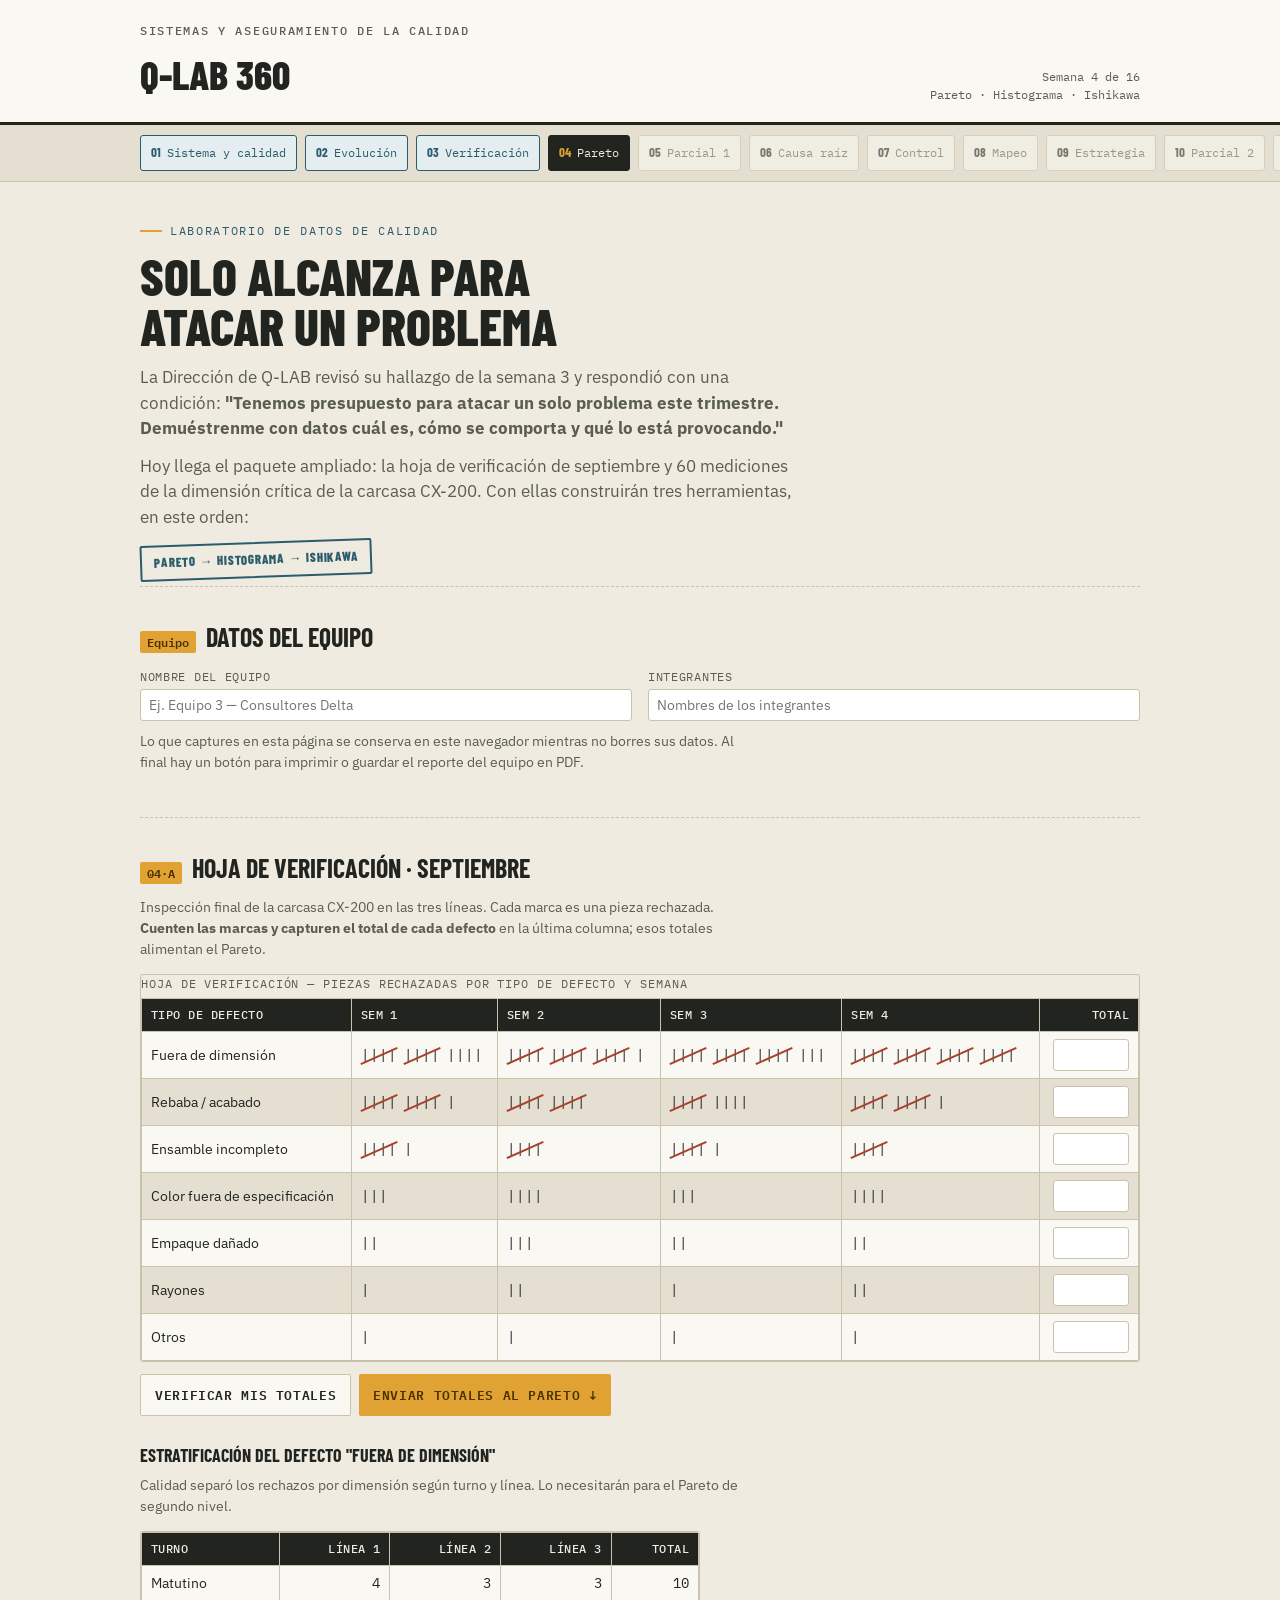
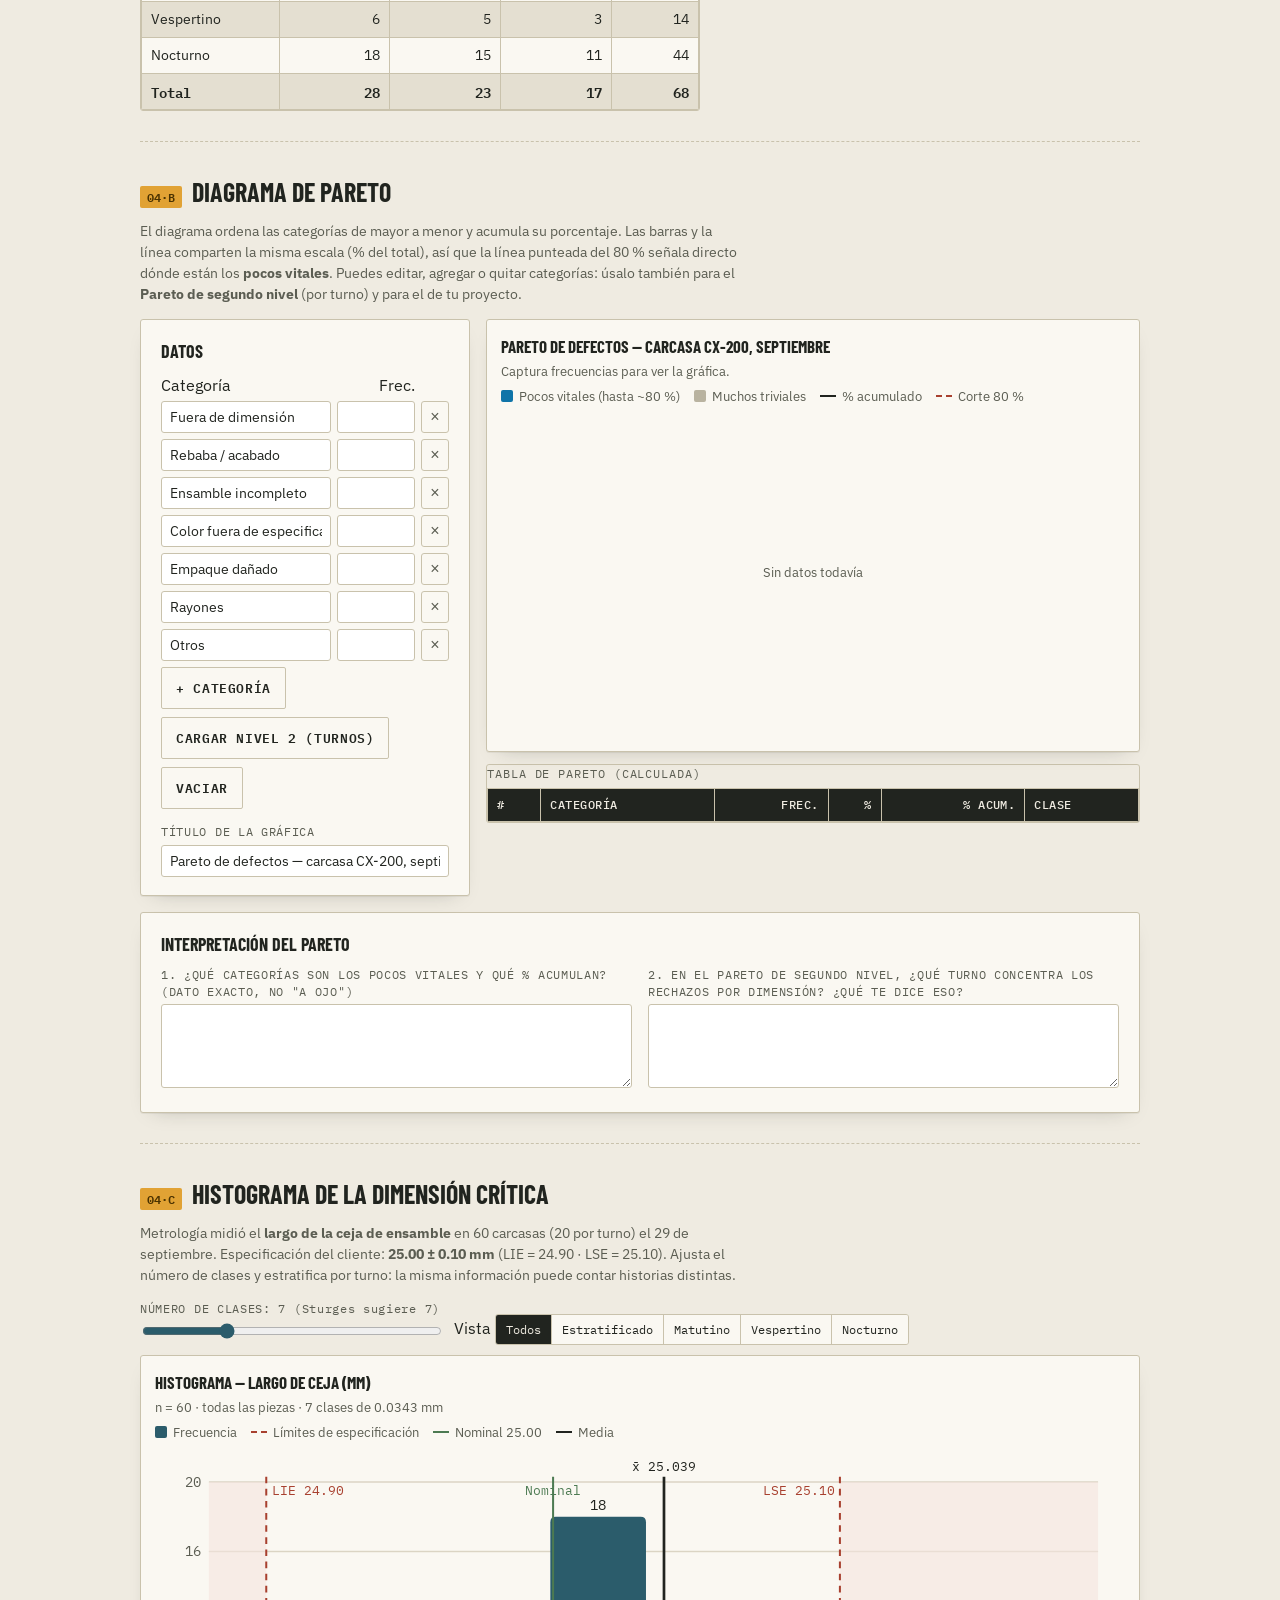
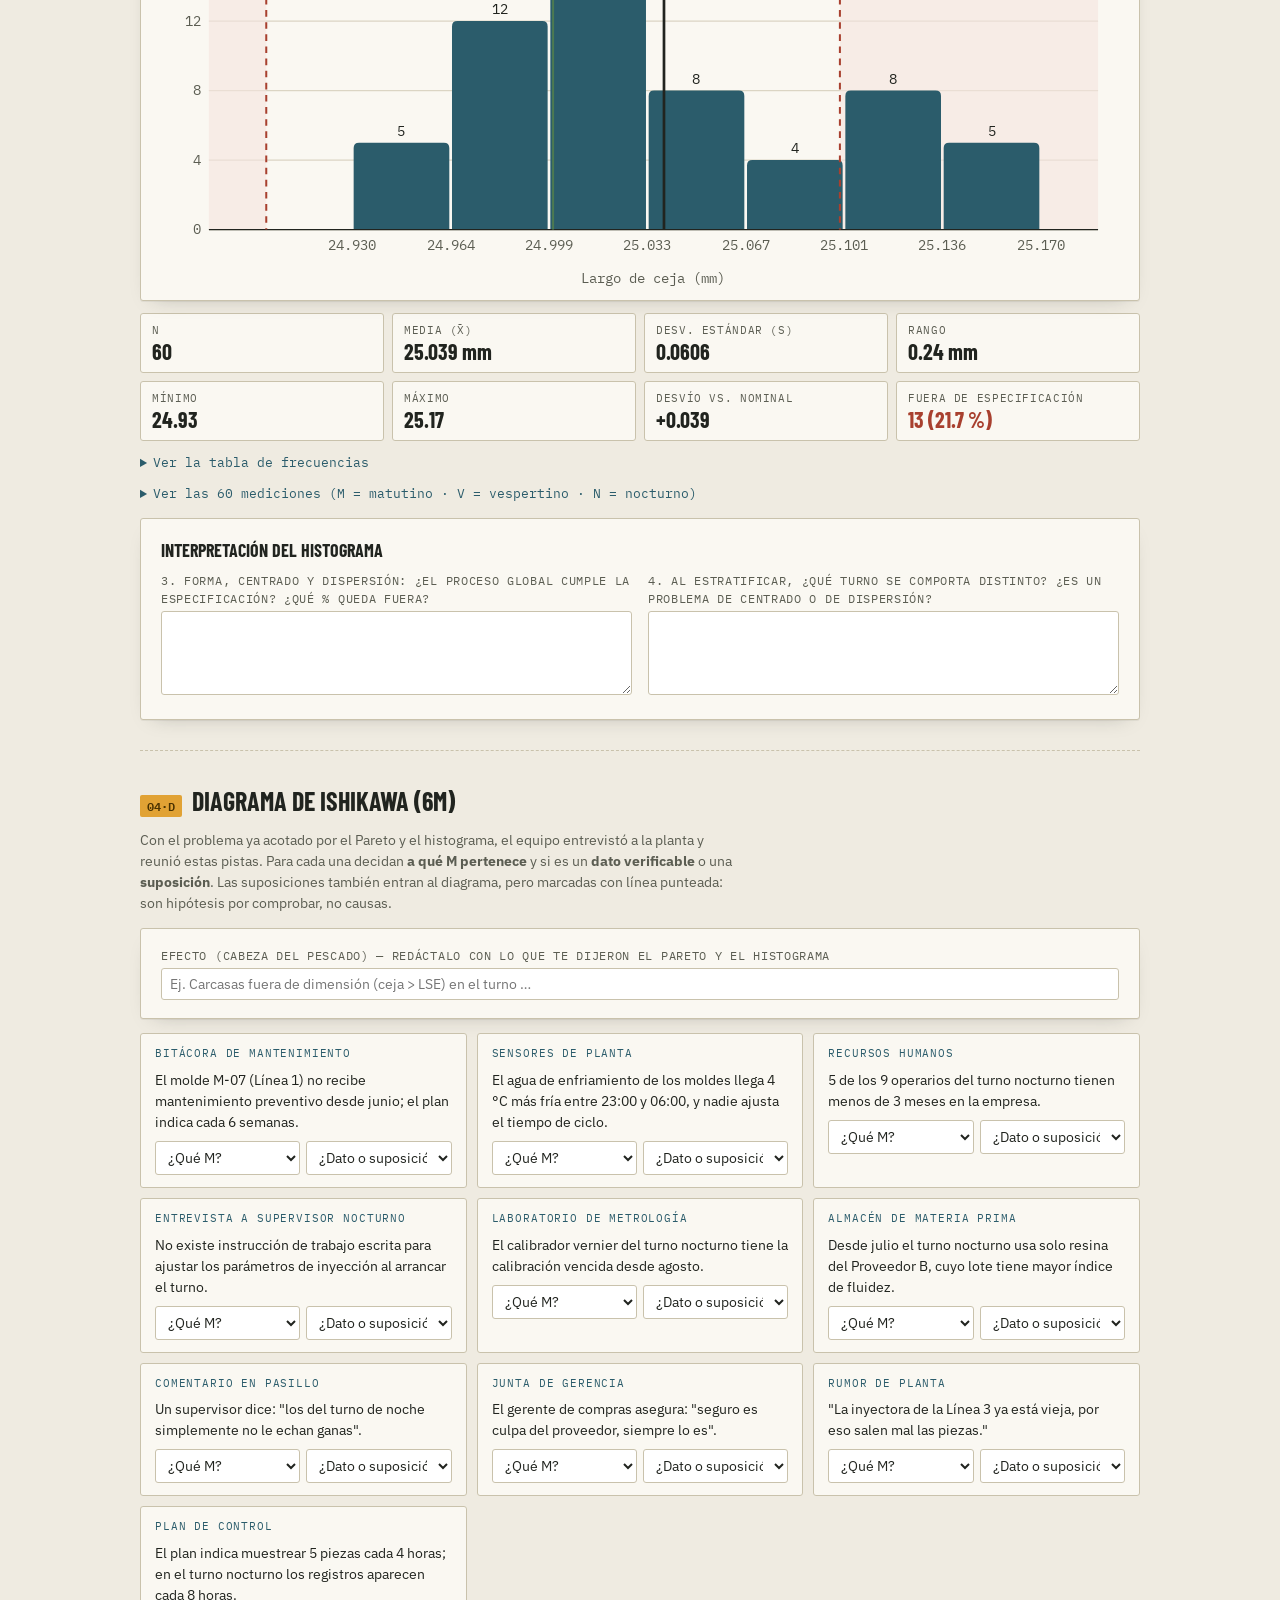
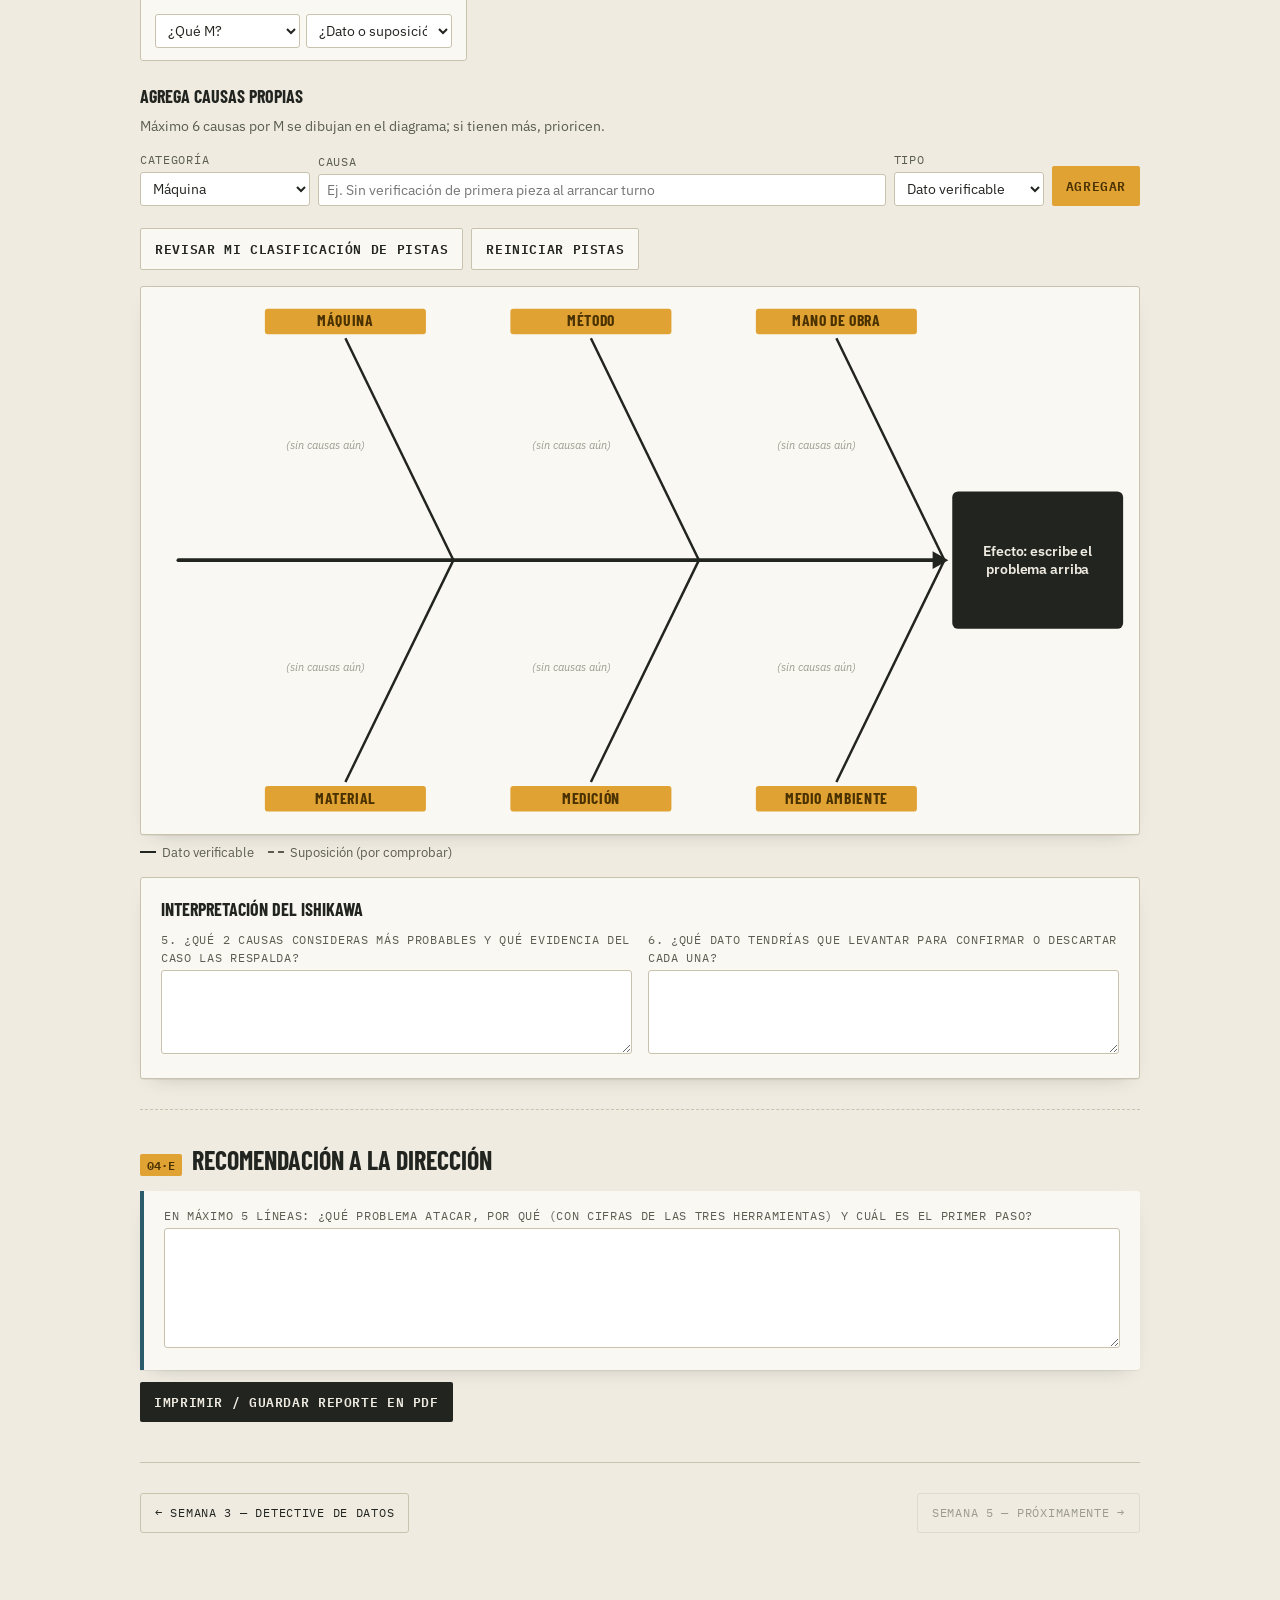
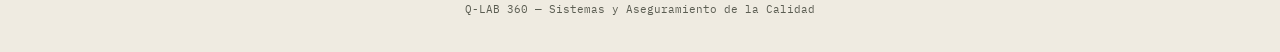
<file: semana-04 (1).html>
<!DOCTYPE html>
<html lang="es">
<head>
<meta charset="UTF-8">
<meta name="viewport" content="width=device-width, initial-scale=1.0">
<title>Semana 4 — Q-LAB 360</title>
<link rel="preconnect" href="https://fonts.googleapis.com">
<link href="https://fonts.googleapis.com/css2?family=Barlow+Condensed:wght@500;600;700;800&family=IBM+Plex+Sans:wght@400;500;600&family=IBM+Plex+Mono:wght@400;500&display=swap" rel="stylesheet">
<style>
/* ============================================================
   Q-LAB 360 — Semana 4 (autocontenida: funciona sola o dentro
   de la carpeta del sitio junto a assets/style.css)
   ============================================================ */
:root{
  --paper:#EFEBE1; --paper-alt:#E4DFD1; --card:#FAF8F2; --ink:#21241F; --ink-soft:#5B5D52;
  --line:#C9C2AC; --line-soft:#DBD5C4;
  --tag-yellow:#E1A234; --tag-yellow-ink:#4A3200;
  --stamp-blue:#2B5C6B; --stamp-blue-soft:#E4EEF0;
  --stamp-red:#A8402F; --stamp-red-soft:#F5E4E0;
  --stamp-green:#4C7A52; --stamp-green-soft:#E7EFE4;
  /* series de datos (paleta validada para daltonismo) */
  --s-mat:#0F74A8; --s-ves:#C9831A; --s-noc:#B83A2A;
  --bar-vital:#0F74A8; --bar-trivial:#B9B3A0; --cum:#21241F;
  --radius:3px; --shadow:0 1px 0 rgba(33,36,31,.06),0 8px 20px -14px rgba(33,36,31,.35);
  --display:'Barlow Condensed','Arial Narrow',sans-serif;
  --body:'IBM Plex Sans',-apple-system,Segoe UI,sans-serif;
  --mono:'IBM Plex Mono',ui-monospace,SFMono-Regular,monospace;
}
*{box-sizing:border-box}
html{scroll-behavior:smooth}
@media (prefers-reduced-motion:reduce){html{scroll-behavior:auto}*{transition-duration:.001ms!important}}
body{margin:0;background:var(--paper);color:var(--ink);font-family:var(--body);line-height:1.5;-webkit-font-smoothing:antialiased}
a{color:var(--stamp-blue)}
a:focus-visible,button:focus-visible,input:focus-visible,select:focus-visible,textarea:focus-visible{outline:3px solid var(--tag-yellow);outline-offset:2px}
.wrap{max-width:1040px;margin:0 auto;padding:0 20px}

.masthead{border-bottom:3px solid var(--ink);background:var(--card)}
.masthead-inner{max-width:1040px;margin:0 auto;padding:22px 20px 18px;display:flex;align-items:flex-end;justify-content:space-between;gap:16px;flex-wrap:wrap}
.masthead-title{font-family:var(--display);font-weight:800;font-size:clamp(28px,4vw,40px);margin:0;text-transform:uppercase}
.masthead-title small{display:block;font-family:var(--mono);font-size:12px;letter-spacing:.14em;color:var(--ink-soft);font-weight:500;margin-bottom:4px}
.masthead-meta{font-family:var(--mono);font-size:12px;color:var(--ink-soft);text-align:right}

.rail{background:var(--paper-alt);border-bottom:1px solid var(--line);overflow-x:auto}
.rail-inner{max-width:1040px;margin:0 auto;padding:10px 20px;display:flex;gap:8px}
.tag{flex:0 0 auto;font-family:var(--mono);font-size:12px;display:flex;align-items:center;gap:6px;padding:7px 10px;border:1px solid var(--line);border-radius:var(--radius);background:var(--card);color:var(--ink-soft);text-decoration:none;white-space:nowrap}
.tag b{font-family:var(--display);font-weight:700;font-size:13px;color:var(--ink)}
.tag.is-open{border-color:var(--stamp-blue);background:var(--stamp-blue-soft);color:var(--stamp-blue)}
.tag.is-open b{color:var(--stamp-blue)}
.tag.is-current{background:var(--ink);border-color:var(--ink);color:var(--paper)}
.tag.is-current b{color:var(--tag-yellow)}
.tag.is-locked{opacity:.55}

.hero{padding:40px 0 8px}
.eyebrow{font-family:var(--mono);font-size:12px;letter-spacing:.14em;text-transform:uppercase;color:var(--stamp-blue);display:flex;align-items:center;gap:8px;margin-bottom:10px}
.eyebrow::before{content:"";width:22px;height:2px;background:var(--tag-yellow)}
h1.h-lg{font-family:var(--display);font-weight:800;text-transform:uppercase;font-size:clamp(30px,5vw,52px);line-height:.98;margin:0 0 14px}
.lede{font-size:17px;color:var(--ink-soft);max-width:66ch;margin:0 0 12px}
.stamp{display:inline-flex;align-items:center;gap:6px;font-family:var(--display);font-weight:800;letter-spacing:.06em;text-transform:uppercase;font-size:13px;padding:6px 12px;border:2.5px solid currentColor;border-radius:2px;transform:rotate(-2deg);color:var(--stamp-blue)}

section.block{padding:30px 0;border-top:1px dashed var(--line)}
.block-head{display:flex;align-items:baseline;gap:10px;margin-bottom:12px;flex-wrap:wrap}
.block-num{font-family:var(--mono);color:var(--tag-yellow-ink);background:var(--tag-yellow);padding:2px 7px;font-size:12px;border-radius:2px;font-weight:600}
h2.h-md{font-family:var(--display);font-weight:700;text-transform:uppercase;font-size:26px;margin:0}
h3.h-sm{font-family:var(--display);font-weight:700;text-transform:uppercase;font-size:18px;margin:0 0 8px}
.hint{color:var(--ink-soft);font-size:14px;margin:-2px 0 14px;max-width:75ch}
.card{background:var(--card);border:1px solid var(--line);border-radius:var(--radius);padding:18px 20px;box-shadow:var(--shadow)}
.memo{background:var(--card);border-left:4px solid var(--stamp-blue);padding:16px 20px;font-size:15.5px;box-shadow:var(--shadow);border-radius:0 var(--radius) var(--radius) 0}
.memo p{margin:0 0 10px}.memo p:last-child{margin:0}
.grid2{display:grid;grid-template-columns:1fr 1fr;gap:16px}
.tool{display:grid;grid-template-columns:330px 1fr;gap:16px;align-items:start}

table{width:100%;border-collapse:collapse;font-size:14px;background:var(--card)}
caption{text-align:left;font-family:var(--mono);font-size:11.5px;letter-spacing:.08em;text-transform:uppercase;color:var(--ink-soft);padding-bottom:6px}
th,td{border:1px solid var(--line);padding:7px 9px;text-align:left}
thead th{background:var(--ink);color:var(--paper);font-family:var(--mono);font-weight:500;font-size:12px;text-transform:uppercase;letter-spacing:.04em}
tbody tr:nth-child(even){background:var(--paper-alt)}
td.num,th.num{font-family:var(--mono);text-align:right}
tfoot td{font-family:var(--mono);font-weight:600;background:var(--paper-alt)}
.table-scroll{overflow-x:auto;border:1px solid var(--line);border-radius:var(--radius)}

/* marcas de conteo */
.tally{font-family:var(--mono);letter-spacing:1px;white-space:nowrap;color:var(--ink)}
.t5{position:relative;display:inline-block;margin-right:7px}
.t5::after{content:"";position:absolute;left:-2px;right:-2px;top:50%;height:1.6px;background:var(--stamp-red);transform:rotate(-24deg)}

input[type=number],input[type=text],select,textarea{font-family:var(--body);font-size:14px;border:1.5px solid var(--line);border-radius:var(--radius);background:#fff;padding:6px 8px;color:var(--ink);width:100%}
input.tot{width:76px;text-align:right;font-family:var(--mono)}
input.ok{border-color:var(--stamp-green);background:var(--stamp-green-soft)}
input.bad{border-color:var(--stamp-red);background:var(--stamp-red-soft)}
textarea{min-height:84px;resize:vertical;line-height:1.45}
label.lbl{display:block;font-family:var(--mono);font-size:11.5px;text-transform:uppercase;letter-spacing:.06em;color:var(--ink-soft);margin:0 0 4px}

.btn{font-family:var(--mono);font-size:12.5px;text-transform:uppercase;letter-spacing:.05em;background:var(--tag-yellow);color:var(--tag-yellow-ink);border:none;padding:9px 14px;border-radius:2px;font-weight:600;cursor:pointer;display:inline-block;text-decoration:none}
.btn.sec{background:var(--card);color:var(--ink);border:1.5px solid var(--line)}
.btn.sec:hover{border-color:var(--stamp-blue);color:var(--stamp-blue)}
.btn.dark{background:var(--ink);color:var(--paper)}
.btnrow{display:flex;gap:8px;flex-wrap:wrap;margin-top:12px}
.feedback{margin-top:10px;font-size:14px;padding:10px 12px;border-radius:var(--radius);display:none}
.feedback.show{display:block}
.feedback.good{background:var(--stamp-green-soft);border:1px solid var(--stamp-green)}
.feedback.warn{background:var(--stamp-red-soft);border:1px solid var(--stamp-red)}

/* editor de pareto */
.prow{display:grid;grid-template-columns:1fr 78px 28px;gap:6px;margin-bottom:6px}
.prow input[type=number]{text-align:right;font-family:var(--mono)}
.xbtn{border:1px solid var(--line);background:var(--card);border-radius:var(--radius);cursor:pointer;color:var(--ink-soft);font-size:16px;line-height:1}
.xbtn:hover{color:var(--stamp-red);border-color:var(--stamp-red)}

/* gráficas */
.chart{background:var(--card);border:1px solid var(--line);border-radius:var(--radius);padding:14px 14px 8px;box-shadow:var(--shadow);position:relative;overflow:hidden}
.chart svg{display:block;width:100%;height:auto}
.chart-title{font-family:var(--display);font-weight:700;text-transform:uppercase;font-size:17px;margin:0 0 2px}
.chart-sub{font-size:12.5px;color:var(--ink-soft);margin:0 0 6px}
.legend{display:flex;gap:14px;flex-wrap:wrap;font-size:12.5px;color:var(--ink-soft);margin:4px 0 6px}
.legend span{display:inline-flex;align-items:center;gap:6px}
.sw{width:12px;height:12px;border-radius:2px;display:inline-block}
.sw.line{height:2px;width:16px;border-radius:0}
.sw.dash{height:0;width:16px;border-top:2px dashed var(--stamp-red);border-radius:0}
.axis text{font-family:var(--mono);font-size:10.5px;fill:var(--ink-soft)}
.grid line{stroke:var(--line-soft);stroke-width:1}
.tip{position:absolute;pointer-events:none;background:var(--ink);color:var(--paper);font-size:12.5px;padding:7px 9px;border-radius:3px;line-height:1.35;opacity:0;transition:opacity .1s;white-space:nowrap;z-index:5}
.tip b{color:var(--tag-yellow);font-weight:600}
.empty{fill:var(--ink-soft);font-family:var(--body);font-size:13px}

.stats{display:grid;grid-template-columns:repeat(4,1fr);gap:8px;margin-top:12px}
.stat{background:var(--card);border:1px solid var(--line);border-radius:var(--radius);padding:9px 11px}
.stat .k{font-family:var(--mono);font-size:10.5px;text-transform:uppercase;letter-spacing:.06em;color:var(--ink-soft)}
.stat .v{font-family:var(--display);font-weight:700;font-size:22px;line-height:1.1}
.stat.alert .v{color:var(--stamp-red)}

.controls{display:flex;gap:14px;flex-wrap:wrap;align-items:flex-end;margin-bottom:10px}
.controls>div{min-width:150px}
.seg{display:inline-flex;border:1.5px solid var(--line);border-radius:var(--radius);overflow:hidden;flex-wrap:wrap}
.seg button{font-family:var(--mono);font-size:12px;border:none;background:var(--card);padding:7px 10px;cursor:pointer;color:var(--ink);border-right:1px solid var(--line)}
.seg button:last-child{border-right:none}
.seg button[aria-pressed=true]{background:var(--ink);color:var(--paper)}
input[type=range]{width:100%;accent-color:var(--stamp-blue)}

.datagrid{display:grid;grid-template-columns:repeat(auto-fill,minmax(92px,1fr));gap:4px;font-family:var(--mono);font-size:12.5px}
.datagrid div{background:var(--card);border:1px solid var(--line-soft);padding:4px 6px;border-radius:2px;display:flex;justify-content:space-between;gap:4px}
.datagrid i{font-style:normal;font-weight:600}
details.raw{margin-top:12px}
details.raw summary{cursor:pointer;font-family:var(--mono);font-size:12.5px;color:var(--stamp-blue)}

/* ishikawa */
.clues{display:grid;grid-template-columns:repeat(auto-fill,minmax(300px,1fr));gap:10px}
.clue{background:var(--card);border:1px solid var(--line);border-radius:var(--radius);padding:12px 14px;font-size:14px;display:flex;flex-direction:column;gap:8px}
.clue .src{font-family:var(--mono);font-size:10.5px;text-transform:uppercase;letter-spacing:.08em;color:var(--stamp-blue)}
.clue p{margin:0}
.clue .sel{display:grid;grid-template-columns:1fr 1fr;gap:6px}
.clue.done{border-color:var(--stamp-blue);box-shadow:inset 3px 0 0 var(--stamp-blue)}
.clue.right{box-shadow:inset 3px 0 0 var(--stamp-green);border-color:var(--stamp-green)}
.clue.wrong{box-shadow:inset 3px 0 0 var(--stamp-red);border-color:var(--stamp-red)}
.clue .why{font-size:12.5px;color:var(--ink-soft);display:none;border-top:1px dashed var(--line);padding-top:6px}
.clue.right .why,.clue.wrong .why{display:block}
.own{display:grid;grid-template-columns:170px 1fr 150px auto;gap:8px;align-items:end}
.fish-wrap{overflow-x:auto;background:var(--card);border:1px solid var(--line);border-radius:var(--radius);box-shadow:var(--shadow);padding:8px}
.fish-wrap svg{min-width:820px;width:100%;height:auto;display:block}
.ownlist{list-style:none;padding:0;margin:10px 0 0;display:flex;flex-wrap:wrap;gap:6px}
.ownlist li{background:var(--card);border:1px solid var(--line);border-radius:20px;padding:3px 6px 3px 12px;font-size:13px;display:flex;align-items:center;gap:6px}
.ownlist li small{font-family:var(--mono);color:var(--stamp-blue)}

ol.steps{list-style:none;margin:0;padding:0;counter-reset:step;display:grid;gap:10px}
ol.steps li{counter-increment:step;display:grid;grid-template-columns:34px 1fr;gap:12px;align-items:start}
ol.steps li::before{content:counter(step);font-family:var(--display);font-weight:800;font-size:16px;width:34px;height:34px;border-radius:50%;border:2px solid var(--ink);display:flex;align-items:center;justify-content:center}
.timebadge{font-family:var(--mono);font-size:11.5px;color:var(--stamp-blue);margin-left:6px}

.cta{background:var(--ink);color:var(--paper);border-radius:var(--radius);padding:20px 22px;display:flex;justify-content:space-between;align-items:center;gap:16px;flex-wrap:wrap}
.cta h3{font-family:var(--display);text-transform:uppercase;font-weight:800;margin:0 0 4px;font-size:20px}
.cta p{margin:0;color:#C8C3B2;font-size:14px;max-width:56ch}
.pager{display:flex;justify-content:space-between;gap:10px;padding:30px 0 50px;border-top:1px solid var(--line);margin-top:10px;flex-wrap:wrap}
.pager a,.pager span{font-family:var(--mono);font-size:12px;text-transform:uppercase;letter-spacing:.06em;padding:10px 14px;border:1px solid var(--line);border-radius:var(--radius);text-decoration:none;color:var(--ink)}
.pager .is-disabled{opacity:.4}
footer.site{text-align:center;font-family:var(--mono);font-size:11px;color:var(--ink-soft);padding:18px 0 34px}

@media (max-width:860px){
  .tool,.grid2{grid-template-columns:1fr}
  .stats{grid-template-columns:repeat(2,1fr)}
  .own{grid-template-columns:1fr 1fr}
}
@media (max-width:620px){
  .wrap,.masthead-inner,.rail-inner{padding-left:16px;padding-right:16px}
  .masthead-inner{flex-direction:column;align-items:flex-start}
  .masthead-meta{text-align:left}
  .own{grid-template-columns:1fr}
  .clue .sel{grid-template-columns:1fr}
}
@media print{
  .rail,.btnrow,.btn,.pager,.no-print,details.raw,.tip,footer.site{display:none!important}
  body{background:#fff}
  section.block{break-inside:avoid-page;padding:14px 0}
  .card,.chart,.fish-wrap{box-shadow:none}
  .fish-wrap{overflow:visible}.fish-wrap svg{min-width:0}
  .print-only{display:block!important}
}
.print-only{display:none}
</style>
</head>
<body>

<header class="masthead">
  <div class="masthead-inner">
    <h1 class="masthead-title"><small>Sistemas y Aseguramiento de la Calidad</small><a href="index.html" style="color:inherit;text-decoration:none;">Q-LAB 360</a></h1>
    <div class="masthead-meta">Semana 4 de 16<br>Pareto · Histograma · Ishikawa</div>
  </div>
</header>

<nav class="rail" aria-label="Semanas del curso">
  <div class="rail-inner">
    <a href="semana-01.html" class="tag is-open"><b>01</b> Sistema y calidad</a>
    <a href="semana-02.html" class="tag is-open"><b>02</b> Evolución</a>
    <a href="semana-03.html" class="tag is-open"><b>03</b> Verificación</a>
    <a href="semana-04.html" class="tag is-current"><b>04</b> Pareto</a>
    <span class="tag is-locked"><b>05</b> Parcial 1</span>
    <span class="tag is-locked"><b>06</b> Causa raíz</span>
    <span class="tag is-locked"><b>07</b> Control</span>
    <span class="tag is-locked"><b>08</b> Mapeo</span>
    <span class="tag is-locked"><b>09</b> Estrategia</span>
    <span class="tag is-locked"><b>10</b> Parcial 2</span>
    <span class="tag is-locked"><b>11</b> ISO 9001</span>
    <span class="tag is-locked"><b>12</b> Normas</span>
    <span class="tag is-locked"><b>13</b> NOM</span>
    <span class="tag is-locked"><b>14</b> Riesgos</span>
    <span class="tag is-locked"><b>15</b> Parcial 3</span>
    <span class="tag is-locked"><b>16</b> Cierre</span>
  </div>
</nav>

<main class="wrap">

  <!-- ================= HERO ================= -->
  <section class="hero">
    <div class="eyebrow">Laboratorio de datos de calidad</div>
    <h1 class="h-lg">Solo alcanza para<br>atacar un problema</h1>
    <p class="lede">La Dirección de Q-LAB revisó su hallazgo de la semana 3 y respondió con una condición:
    <strong>"Tenemos presupuesto para atacar un solo problema este trimestre. Demuéstrenme con datos cuál es,
    cómo se comporta y qué lo está provocando."</strong></p>
    <p class="lede">Hoy llega el paquete ampliado: la hoja de verificación de septiembre y 60 mediciones de la
    dimensión crítica de la carcasa CX-200. Con ellas construirán tres herramientas, en este orden:</p>
    <span class="stamp">Pareto → Histograma → Ishikawa</span>
  </section>

  <section class="block">
    <div class="block-head"><span class="block-num">Equipo</span><h2 class="h-md">Datos del equipo</h2></div>
    <div class="grid2">
      <div><label class="lbl" for="team">Nombre del equipo</label><input type="text" id="team" data-save placeholder="Ej. Equipo 3 — Consultores Delta"></div>
      <div><label class="lbl" for="members">Integrantes</label><input type="text" id="members" data-save placeholder="Nombres de los integrantes"></div>
    </div>
    <p class="hint" style="margin-top:10px">Lo que captures en esta página se conserva en este navegador mientras no borres sus datos. Al final hay un botón para imprimir o guardar el reporte del equipo en PDF.</p>
  </section>

  <!-- ================= 04·A HOJA DE VERIFICACIÓN ================= -->
  <section class="block" id="hoja">
    <div class="block-head"><span class="block-num">04·A</span><h2 class="h-md">Hoja de verificación · septiembre</h2></div>
    <p class="hint">Inspección final de la carcasa CX-200 en las tres líneas. Cada marca es una pieza rechazada.
    <strong>Cuenten las marcas y capturen el total de cada defecto</strong> en la última columna; esos totales alimentan el Pareto.</p>

    <div class="table-scroll">
      <table id="tallyTable">
        <caption>Hoja de verificación — piezas rechazadas por tipo de defecto y semana</caption>
        <thead><tr><th>Tipo de defecto</th><th>Sem 1</th><th>Sem 2</th><th>Sem 3</th><th>Sem 4</th><th class="num">Total</th></tr></thead>
        <tbody></tbody>
      </table>
    </div>
    <div class="btnrow">
      <button class="btn sec" id="checkTotals">Verificar mis totales</button>
      <button class="btn" id="toPareto">Enviar totales al Pareto ↓</button>
    </div>
    <div class="feedback" id="totalsFb"></div>

    <h3 class="h-sm" style="margin-top:26px">Estratificación del defecto "Fuera de dimensión"</h3>
    <p class="hint">Calidad separó los rechazos por dimensión según turno y línea. Lo necesitarán para el Pareto de segundo nivel.</p>
    <div class="table-scroll" style="max-width:560px">
      <table>
        <thead><tr><th>Turno</th><th class="num">Línea 1</th><th class="num">Línea 2</th><th class="num">Línea 3</th><th class="num">Total</th></tr></thead>
        <tbody>
          <tr><td>Matutino</td><td class="num">4</td><td class="num">3</td><td class="num">3</td><td class="num">10</td></tr>
          <tr><td>Vespertino</td><td class="num">6</td><td class="num">5</td><td class="num">3</td><td class="num">14</td></tr>
          <tr><td>Nocturno</td><td class="num">18</td><td class="num">15</td><td class="num">11</td><td class="num">44</td></tr>
        </tbody>
        <tfoot><tr><td>Total</td><td class="num">28</td><td class="num">23</td><td class="num">17</td><td class="num">68</td></tr></tfoot>
      </table>
    </div>
  </section>

  <!-- ================= 04·B PARETO ================= -->
  <section class="block" id="pareto">
    <div class="block-head"><span class="block-num">04·B</span><h2 class="h-md">Diagrama de Pareto</h2></div>
    <p class="hint">El diagrama ordena las categorías de mayor a menor y acumula su porcentaje. Las barras y la línea comparten la
    misma escala (% del total), así que la línea punteada del 80&nbsp;% señala directo dónde están los <strong>pocos vitales</strong>.
    Puedes editar, agregar o quitar categorías: úsalo también para el <strong>Pareto de segundo nivel</strong> (por turno) y para el de tu proyecto.</p>

    <div class="tool">
      <div class="card">
        <h3 class="h-sm">Datos</h3>
        <div class="prow" style="margin-bottom:4px"><span class="lbl" style="margin:0">Categoría</span><span class="lbl" style="margin:0;text-align:right">Frec.</span><span></span></div>
        <div id="pRows"></div>
        <div class="btnrow" style="margin-top:6px">
          <button class="btn sec" id="pAdd">+ Categoría</button>
          <button class="btn sec" id="pLevel2">Cargar nivel 2 (turnos)</button>
          <button class="btn sec" id="pClear">Vaciar</button>
        </div>
        <div style="margin-top:14px">
          <label class="lbl" for="pTitle">Título de la gráfica</label>
          <input type="text" id="pTitle" value="Pareto de defectos — carcasa CX-200, septiembre">
        </div>
      </div>

      <div>
        <div class="chart" id="pChartBox">
          <p class="chart-title" id="pChartTitle">Pareto</p>
          <p class="chart-sub" id="pChartSub">Captura frecuencias para ver la gráfica.</p>
          <div class="legend">
            <span><i class="sw" style="background:var(--bar-vital)"></i>Pocos vitales (hasta ~80&nbsp;%)</span>
            <span><i class="sw" style="background:var(--bar-trivial)"></i>Muchos triviales</span>
            <span><i class="sw line" style="background:var(--cum)"></i>% acumulado</span>
            <span><i class="sw dash"></i>Corte 80&nbsp;%</span>
          </div>
          <svg id="pSvg" viewBox="0 0 640 340" role="img" aria-label="Diagrama de Pareto"></svg>
          <div class="tip" id="pTip"></div>
        </div>
        <div class="table-scroll" style="margin-top:12px">
          <table id="pTable">
            <caption>Tabla de Pareto (calculada)</caption>
            <thead><tr><th>#</th><th>Categoría</th><th class="num">Frec.</th><th class="num">%</th><th class="num">% acum.</th><th>Clase</th></tr></thead>
            <tbody></tbody>
          </table>
        </div>
      </div>
    </div>

    <div class="card" style="margin-top:16px">
      <h3 class="h-sm">Interpretación del Pareto</h3>
      <div class="grid2">
        <div><label class="lbl" for="pQ1">1. ¿Qué categorías son los pocos vitales y qué % acumulan? (dato exacto, no "a ojo")</label><textarea id="pQ1" data-save></textarea></div>
        <div><label class="lbl" for="pQ2">2. En el Pareto de segundo nivel, ¿qué turno concentra los rechazos por dimensión? ¿Qué te dice eso?</label><textarea id="pQ2" data-save></textarea></div>
      </div>
    </div>
  </section>

  <!-- ================= 04·C HISTOGRAMA ================= -->
  <section class="block" id="histograma">
    <div class="block-head"><span class="block-num">04·C</span><h2 class="h-md">Histograma de la dimensión crítica</h2></div>
    <p class="hint">Metrología midió el <strong>largo de la ceja de ensamble</strong> en 60 carcasas (20 por turno) el 29 de septiembre.
    Especificación del cliente: <strong>25.00 ± 0.10 mm</strong> (LIE = 24.90 · LSE = 25.10). Ajusta el número de clases y
    estratifica por turno: la misma información puede contar historias distintas.</p>

    <div class="controls no-print">
      <div style="min-width:220px">
        <label class="lbl" for="hK">Número de clases: <span id="hKv">7</span> <span style="text-transform:none">(Sturges sugiere 7)</span></label>
        <input type="range" id="hK" min="4" max="15" value="7">
      </div>
      <div>
        <span class="lbl">Vista</span>
        <div class="seg" id="hView" role="group" aria-label="Vista del histograma">
          <button data-v="all" aria-pressed="true">Todos</button>
          <button data-v="strat" aria-pressed="false">Estratificado</button>
          <button data-v="M" aria-pressed="false">Matutino</button>
          <button data-v="V" aria-pressed="false">Vespertino</button>
          <button data-v="N" aria-pressed="false">Nocturno</button>
        </div>
      </div>
    </div>

    <div class="chart">
      <p class="chart-title" id="hTitle">Histograma — largo de ceja (mm)</p>
      <p class="chart-sub" id="hSub"></p>
      <div class="legend" id="hLegend"></div>
      <svg id="hSvg" viewBox="0 0 720 330" role="img" aria-label="Histograma de la dimensión crítica"></svg>
      <div class="tip" id="hTip"></div>
    </div>

    <div class="stats" id="hStats"></div>

    <details class="raw">
      <summary>Ver la tabla de frecuencias</summary>
      <div class="table-scroll" style="margin-top:8px">
        <table id="hFreq"><thead><tr><th>Clase</th><th class="num">Lím. inferior</th><th class="num">Lím. superior</th><th class="num">Marca de clase</th><th class="num">Frecuencia</th><th class="num">% </th></tr></thead><tbody></tbody></table>
      </div>
    </details>
    <details class="raw">
      <summary>Ver las 60 mediciones (M = matutino · V = vespertino · N = nocturno)</summary>
      <div class="datagrid" id="hRaw" style="margin-top:8px"></div>
    </details>

    <div class="card" style="margin-top:16px">
      <h3 class="h-sm">Interpretación del histograma</h3>
      <div class="grid2">
        <div><label class="lbl" for="hQ1">3. Forma, centrado y dispersión: ¿el proceso global cumple la especificación? ¿Qué % queda fuera?</label><textarea id="hQ1" data-save></textarea></div>
        <div><label class="lbl" for="hQ2">4. Al estratificar, ¿qué turno se comporta distinto? ¿Es un problema de centrado o de dispersión?</label><textarea id="hQ2" data-save></textarea></div>
      </div>
    </div>
  </section>

  <!-- ================= 04·D ISHIKAWA ================= -->
  <section class="block" id="ishikawa">
    <div class="block-head"><span class="block-num">04·D</span><h2 class="h-md">Diagrama de Ishikawa (6M)</h2></div>
    <p class="hint">Con el problema ya acotado por el Pareto y el histograma, el equipo entrevistó a la planta y reunió estas pistas.
    Para cada una decidan <strong>a qué M pertenece</strong> y si es un <strong>dato verificable</strong> o una <strong>suposición</strong>.
    Las suposiciones también entran al diagrama, pero marcadas con línea punteada: son hipótesis por comprobar, no causas.</p>

    <div class="card" style="margin-bottom:14px">
      <label class="lbl" for="iProblem">Efecto (cabeza del pescado) — redáctalo con lo que te dijeron el Pareto y el histograma</label>
      <input type="text" id="iProblem" data-save placeholder="Ej. Carcasas fuera de dimensión (ceja > LSE) en el turno …">
    </div>

    <div class="clues" id="clues"></div>

    <h3 class="h-sm" style="margin-top:22px">Agrega causas propias</h3>
    <p class="hint">Máximo 6 causas por M se dibujan en el diagrama; si tienen más, prioricen.</p>
    <div class="own">
      <div><label class="lbl" for="oM">Categoría</label><select id="oM"></select></div>
      <div><label class="lbl" for="oTxt">Causa</label><input type="text" id="oTxt" maxlength="70" placeholder="Ej. Sin verificación de primera pieza al arrancar turno"></div>
      <div><label class="lbl" for="oType">Tipo</label><select id="oType"><option value="dato">Dato verificable</option><option value="sup">Suposición</option></select></div>
      <button class="btn" id="oAdd">Agregar</button>
    </div>
    <ul class="ownlist" id="ownList"></ul>

    <div class="btnrow">
      <button class="btn sec" id="iCheck">Revisar mi clasificación de pistas</button>
      <button class="btn sec" id="iReset">Reiniciar pistas</button>
    </div>
    <div class="feedback" id="iFb"></div>

    <div class="fish-wrap" style="margin-top:16px">
      <svg id="fish" viewBox="0 0 1000 540" role="img" aria-label="Diagrama de Ishikawa"></svg>
    </div>
    <div class="legend" style="margin-top:8px">
      <span><i class="sw line" style="background:var(--ink)"></i>Dato verificable</span>
      <span><i class="sw" style="height:0;width:16px;border-top:2px dashed var(--ink-soft);border-radius:0"></i>Suposición (por comprobar)</span>
    </div>

    <div class="card" style="margin-top:16px">
      <h3 class="h-sm">Interpretación del Ishikawa</h3>
      <div class="grid2">
        <div><label class="lbl" for="iQ1">5. ¿Qué 2 causas consideras más probables y qué evidencia del caso las respalda?</label><textarea id="iQ1" data-save></textarea></div>
        <div><label class="lbl" for="iQ2">6. ¿Qué dato tendrías que levantar para confirmar o descartar cada una?</label><textarea id="iQ2" data-save></textarea></div>
      </div>
    </div>
  </section>

  <!-- ================= 04·E DECISIÓN ================= -->
  <section class="block" id="decision">
    <div class="block-head"><span class="block-num">04·E</span><h2 class="h-md">Recomendación a la Dirección</h2></div>
    <div class="memo">
      <label class="lbl" for="dec">En máximo 5 líneas: ¿qué problema atacar, por qué (con cifras de las tres herramientas) y cuál es el primer paso?</label>
      <textarea id="dec" data-save style="min-height:120px"></textarea>
    </div>
    <div class="btnrow">
      <button class="btn dark" onclick="window.print()">Imprimir / guardar reporte en PDF</button>
    </div>
  </section>

  <div class="pager">
    <a href="semana-03.html">← Semana 3 — Detective de datos</a>
    <span class="is-disabled">Semana 5 — Próximamente →</span>
  </div>
</main>

<footer class="site">Q-LAB 360 — Sistemas y Aseguramiento de la Calidad</footer>

<script>
(function(){
'use strict';
const NS='http://www.w3.org/2000/svg';
const $=s=>document.querySelector(s);
const el=(tag,attrs={},parent)=>{const n=document.createElementNS(NS,tag);for(const k in attrs)n.setAttribute(k,attrs[k]);if(parent)parent.appendChild(n);return n;};
const esc=s=>String(s).replace(/[&<>"]/g,c=>({'&':'&amp;','<':'&lt;','>':'&gt;','"':'&quot;'}[c]));
const fmt=(n,d=1)=>Number(n).toLocaleString('es-MX',{minimumFractionDigits:d,maximumFractionDigits:d});

/* ---------- almacenamiento (opcional, tolerante a fallos) ---------- */
const KEY='qlab-s4-v1';
let store={};
try{store=JSON.parse(localStorage.getItem(KEY)||'{}')||{};}catch(e){store={};}
const save=()=>{try{localStorage.setItem(KEY,JSON.stringify(store));}catch(e){}};
document.querySelectorAll('[data-save]').forEach(n=>{
  if(store['f_'+n.id]!=null)n.value=store['f_'+n.id];
  n.addEventListener('input',()=>{store['f_'+n.id]=n.value;save();if(n.id==='iProblem')drawFish();});
});

/* ================= HOJA DE VERIFICACIÓN ================= */
const TALLY=[
  ['Fuera de dimensión',[14,16,18,20]],
  ['Rebaba / acabado',[11,10,9,11]],
  ['Ensamble incompleto',[6,5,6,5]],
  ['Color fuera de especificación',[3,4,3,4]],
  ['Empaque dañado',[2,3,2,2]],
  ['Rayones',[1,2,1,2]],
  ['Otros',[1,1,1,1]]
];
const tallyHTML=n=>{let s='';for(let i=0;i<Math.floor(n/5);i++)s+='<span class="t5">||||</span>';s+='|'.repeat(n%5);return '<span class="tally" aria-label="'+n+' marcas">'+s+'</span>';};
const tb=$('#tallyTable tbody');
TALLY.forEach(([name,w],i)=>{
  const tr=document.createElement('tr');
  tr.innerHTML='<td>'+esc(name)+'</td>'+w.map(v=>'<td>'+tallyHTML(v)+'</td>').join('')+
    '<td class="num"><input class="tot" type="number" min="0" id="tot'+i+'" aria-label="Total de '+esc(name)+'"></td>';
  tb.appendChild(tr);
});
TALLY.forEach((_,i)=>{const inp=$('#tot'+i);if(store['tot'+i]!=null)inp.value=store['tot'+i];inp.addEventListener('input',()=>{store['tot'+i]=inp.value;inp.classList.remove('ok','bad');save();});});

$('#checkTotals').addEventListener('click',()=>{
  let ok=0,blank=0;
  TALLY.forEach(([,w],i)=>{const inp=$('#tot'+i);inp.classList.remove('ok','bad');
    if(inp.value===''){blank++;return;}
    const right=+inp.value===w.reduce((a,b)=>a+b,0);inp.classList.add(right?'ok':'bad');if(right)ok++;});
  const fb=$('#totalsFb');fb.className='feedback show '+(ok===TALLY.length?'good':'warn');
  fb.textContent=ok===TALLY.length?'¡Totales correctos! Ya pueden enviarlos al Pareto.':
    ok+' de '+TALLY.length+' totales correctos'+(blank?' ('+blank+' sin capturar)':'')+'. Revisen las celdas en rojo: cada grupo tachado vale 5.';
});
$('#toPareto').addEventListener('click',()=>{
  const rows=TALLY.map(([n],i)=>({c:n,f:$('#tot'+i).value===''?'':+$('#tot'+i).value}));
  if(rows.every(r=>r.f==='')){const fb=$('#totalsFb');fb.className='feedback show warn';fb.textContent='Primero capturen los totales en la hoja de verificación.';return;}
  pData=rows;$('#pTitle').value='Pareto de defectos — carcasa CX-200, septiembre';renderPRows();drawPareto();
  document.getElementById('pareto').scrollIntoView();
});

/* ================= PARETO ================= */
let pData=store.pData||TALLY.map(([n])=>({c:n,f:''}));
if(store.pTitle)$('#pTitle').value=store.pTitle;
function renderPRows(){
  const box=$('#pRows');box.innerHTML='';
  pData.forEach((r,i)=>{
    const d=document.createElement('div');d.className='prow';
    d.innerHTML='<input type="text" value="'+esc(r.c)+'" aria-label="Categoría '+(i+1)+'"><input type="number" min="0" value="'+(r.f===''?'':r.f)+'" aria-label="Frecuencia '+(i+1)+'"><button class="xbtn" title="Quitar" aria-label="Quitar categoría">×</button>';
    const [t,f,x]=d.children;
    t.addEventListener('input',()=>{r.c=t.value;drawPareto();});
    f.addEventListener('input',()=>{r.f=f.value===''?'':Math.max(0,+f.value);drawPareto();});
    x.addEventListener('click',()=>{pData.splice(i,1);renderPRows();drawPareto();});
    box.appendChild(d);
  });
}
$('#pAdd').addEventListener('click',()=>{pData.push({c:'Nueva categoría',f:''});renderPRows();drawPareto();});
$('#pClear').addEventListener('click',()=>{pData=[{c:'',f:''}];renderPRows();drawPareto();});
$('#pLevel2').addEventListener('click',()=>{pData=[{c:'Matutino',f:''},{c:'Vespertino',f:''},{c:'Nocturno',f:''}];$('#pTitle').value='Pareto 2.º nivel — Fuera de dimensión por turno';renderPRows();drawPareto();});
$('#pTitle').addEventListener('input',drawPareto);

function drawPareto(){
  store.pData=pData;store.pTitle=$('#pTitle').value;save();
  const svg=$('#pSvg');svg.innerHTML='';
  $('#pChartTitle').textContent=$('#pTitle').value||'Pareto';
  const rows=pData.filter(r=>r.f!==''&&+r.f>0&&String(r.c).trim()!=='').map(r=>({c:String(r.c).trim(),f:+r.f}));
  // "Otros" siempre al final por convención
  rows.sort((a,b)=>{const oa=/^otros?$/i.test(a.c),ob=/^otros?$/i.test(b.c);if(oa!==ob)return oa?1:-1;return b.f-a.f;});
  const total=rows.reduce((a,r)=>a+r.f,0);
  const tbody=$('#pTable tbody');tbody.innerHTML='';
  if(!rows.length){$('#pChartSub').textContent='Captura frecuencias para ver la gráfica.';el('text',{x:320,y:170,'text-anchor':'middle',class:'empty'},svg).textContent='Sin datos todavía';return;}
  let cum=0;
  rows.forEach(r=>{r.p=r.f/total*100;cum+=r.p;r.cum=cum;});
  // regla: es vital mientras el acumulado anterior sea < 80 %
  cum=0;rows.forEach(r=>{r.vital=cum<79.5;cum+=r.p;});
  const nv=rows.filter(r=>r.vital).length;
  const vitalPct=rows.filter(r=>r.vital).reduce((a,r)=>a+r.p,0);
  $('#pChartSub').textContent='n = '+total+' · '+nv+' de '+rows.length+' categorías ('+fmt(nv/rows.length*100,0)+' %) acumulan el '+fmt(vitalPct)+' % de los casos';

  const W=640,H=340,m={l:46,r:16,t:14,b:78};const iw=W-m.l-m.r,ih=H-m.t-m.b;
  const y=v=>m.t+ih-(v/100)*ih;const bw=iw/rows.length;
  const g=el('g',{class:'grid'},svg);const ax=el('g',{class:'axis'},svg);
  [0,20,40,60,80,100].forEach(v=>{el('line',{x1:m.l,x2:W-m.r,y1:y(v),y2:y(v)},g);const t=el('text',{x:m.l-6,y:y(v)+3.5,'text-anchor':'end'},ax);t.textContent=v+'%';});
  el('line',{x1:m.l,x2:W-m.r,y1:y(0),y2:y(0),stroke:'#21241F','stroke-width':1},svg);
  // barras
  rows.forEach((r,i)=>{
    const x=m.l+i*bw+Math.min(6,bw*.12),w=bw-2*Math.min(6,bw*.12),h=ih*r.p/100,top=y(r.p),rad=Math.min(4,w/2,h);
    const d='M'+x+','+y(0)+'V'+(top+rad)+'Q'+x+','+top+' '+(x+rad)+','+top+'H'+(x+w-rad)+'Q'+(x+w)+','+top+' '+(x+w)+','+(top+rad)+'V'+y(0)+'Z';
    el('path',{d,fill:r.vital?'var(--bar-vital)':'var(--bar-trivial)'},svg);
    const inside=h>26;const lbl=el('text',{x:x+w/2,y:inside?y(0)-8:top-5,'text-anchor':'middle','font-family':'IBM Plex Mono, monospace','font-size':10.5,'font-weight':600,fill:inside?'#FFFFFF':'#21241F','pointer-events':'none'},svg);lbl.textContent=r.f;
    const ct=el('text',{transform:'translate('+(x+w/2)+','+(y(0)+12)+') rotate(-32)','text-anchor':'end','font-family':'IBM Plex Sans, sans-serif','font-size':10.5,fill:'#5B5D52'},svg);
    ct.textContent=r.c.length>20?r.c.slice(0,19)+'…':r.c;
    r.cx=x+w/2;
    const hit=el('rect',{x:m.l+i*bw,y:m.t,width:bw,height:ih,fill:'transparent'},svg);
    hit.addEventListener('mousemove',ev=>tip('#pTip','#pChartBox',ev,'<b>'+esc(r.c)+'</b><br>Frecuencia: '+r.f+'<br>% del total: '+fmt(r.p)+' %<br>% acumulado: '+fmt(r.cum)+' %'));
    hit.addEventListener('mouseleave',()=>hideTip('#pTip'));
  });
  // línea 80 %
  el('line',{x1:m.l,x2:W-m.r,y1:y(80),y2:y(80),stroke:'var(--stamp-red)','stroke-width':1.5,'stroke-dasharray':'5 4'},svg);
  const t80=el('text',{x:W-m.r-2,y:y(80)-5,'text-anchor':'end','font-family':'IBM Plex Mono, monospace','font-size':10.5,fill:'var(--stamp-red)'},svg);t80.textContent='80 %';
  // acumulado
  const pts=rows.map(r=>r.cx+','+y(r.cum)).join(' ');
  el('polyline',{points:m.l+','+y(0)+' '+pts,fill:'none',stroke:'var(--cum)','stroke-width':2,'stroke-linejoin':'round'},svg);
  rows.forEach((r,i)=>{el('circle',{cx:r.cx,cy:y(r.cum),r:4,fill:'var(--cum)',stroke:'#FAF8F2','stroke-width':2,'pointer-events':'none'},svg);
    if(r.vital||i===rows.length-1){const t=el('text',{x:r.cx+6,y:y(r.cum)+(i===rows.length-1?14:-7),'font-family':'IBM Plex Mono, monospace','font-size':10,fill:'#21241F','pointer-events':'none'},svg);t.textContent=fmt(r.cum)+'%';}});
  // tabla
  rows.forEach((r,i)=>{const tr=document.createElement('tr');tr.innerHTML='<td class="num">'+(i+1)+'</td><td>'+esc(r.c)+'</td><td class="num">'+r.f+'</td><td class="num">'+fmt(r.p)+'</td><td class="num">'+fmt(r.cum)+'</td><td>'+(r.vital?'<strong style="color:var(--bar-vital)">Vital</strong>':'Trivial')+'</td>';tbody.appendChild(tr);});
  const tr=document.createElement('tr');tr.innerHTML='<td></td><td><strong>Total</strong></td><td class="num"><strong>'+total+'</strong></td><td class="num">100.0</td><td></td><td></td>';tbody.appendChild(tr);
}
function tip(sel,box,ev,html){const t=$(sel),b=$(box).getBoundingClientRect();t.innerHTML=html;t.style.opacity=1;
  let x=ev.clientX-b.left+14,yy=ev.clientY-b.top+14;const tw=t.offsetWidth;if(x+tw>b.width-4)x=ev.clientX-b.left-tw-14;t.style.left=x+'px';t.style.top=yy+'px';}
function hideTip(sel){$(sel).style.opacity=0;}

/* ================= HISTOGRAMA ================= */
const RAW=[['N',25.16],['M',25.03],['V',25.00],['M',25.01],['M',24.99],['V',25.08],['V',25.04],['V',24.98],['N',25.14],['M',24.93],['V',25.03],['N',25.12],['V',25.06],['N',25.12],['N',25.10],['M',25.04],['N',25.06],['M',25.02],['N',25.11],['M',24.99],['N',25.03],['V',25.01],['M',24.93],['N',25.11],['V',24.98],['N',25.05],['M',25.01],['N',25.11],['M',25.04],['V',25.02],['M',25.02],['M',25.02],['M',25.02],['N',25.08],['N',25.13],['M',25.02],['N',25.14],['V',25.02],['M',24.96],['V',25.03],['V',24.99],['M',24.98],['M',24.99],['N',25.08],['N',25.13],['N',25.15],['V',24.99],['M',24.93],['M',24.99],['M',24.96],['V',25.06],['V',24.97],['V',24.98],['V',24.99],['V',25.03],['N',25.11],['V',25.01],['V',25.02],['N',25.05],['N',25.17]];
const LIE=24.90,LSE=25.10,NOM=25.00;
const TURN={M:{n:'Matutino',c:'var(--s-mat)'},V:{n:'Vespertino',c:'var(--s-ves)'},N:{n:'Nocturno',c:'var(--s-noc)'}};
$('#hRaw').innerHTML=RAW.map(([t,v],i)=>'<div title="Pieza '+(i+1)+'"><span>'+t+'</span><i style="color:'+(v>LSE||v<LIE?'var(--stamp-red)':'inherit')+'">'+v.toFixed(2)+'</i></div>').join('');
let hView=store.hView||'all';
$('#hK').value=store.hK||7;
document.querySelectorAll('#hView button').forEach(b=>{b.setAttribute('aria-pressed',b.dataset.v===hView);b.addEventListener('click',()=>{hView=b.dataset.v;document.querySelectorAll('#hView button').forEach(x=>x.setAttribute('aria-pressed',x===b));drawHist();});});
$('#hK').addEventListener('input',drawHist);

function stats(vals){const n=vals.length,mean=vals.reduce((a,b)=>a+b,0)/n;const sd=Math.sqrt(vals.reduce((a,b)=>a+(b-mean)**2,0)/(n-1));
  const out=vals.filter(v=>v>LSE+1e-9||v<LIE-1e-9).length;return{n,mean,sd,min:Math.min(...vals),max:Math.max(...vals),out};}

function drawHist(){
  const k=+$('#hK').value;$('#hKv').textContent=k;store.hK=k;store.hView=hView;save();
  const all=RAW.map(r=>r[1]);const lo=Math.min(...all),hi=Math.max(...all);const w=(hi-lo)/k;
  const sel=hView==='all'||hView==='strat'?RAW:RAW.filter(r=>r[0]===hView);
  const bins=[...Array(k)].map((_,i)=>({a:lo+i*w,b:lo+(i+1)*w,M:0,V:0,N:0,t:0}));
  sel.forEach(([t,v])=>{let i=Math.floor((v-lo)/w+1e-9);if(i>=k)i=k-1;bins[i][t]++;bins[i].t++;});
  const st=stats(sel.map(r=>r[1]));
  const label=hView==='all'?'todas las piezas':hView==='strat'?'estratificado por turno':'turno '+TURN[hView].n.toLowerCase();
  $('#hSub').textContent='n = '+st.n+' · '+label+' · '+k+' clases de '+w.toFixed(4)+' mm';
  // leyenda
  const lg=$('#hLegend');let lh='';
  if(hView==='strat')lh+=['M','V','N'].map(t=>'<span><i class="sw" style="background:'+TURN[t].c+'"></i>'+TURN[t].n+'</span>').join('');
  else lh+='<span><i class="sw" style="background:'+(hView==='all'?'var(--stamp-blue)':TURN[hView].c)+'"></i>Frecuencia</span>';
  lh+='<span><i class="sw dash"></i>Límites de especificación</span><span><i class="sw line" style="background:var(--stamp-green)"></i>Nominal 25.00</span><span><i class="sw line" style="background:var(--ink)"></i>Media</span>';
  lg.innerHTML=lh;

  const svg=$('#hSvg');svg.innerHTML='';
  const W=720,H=330,m={l:40,r:20,t:26,b:46},iw=W-m.l-m.r,ih=H-m.t-m.b;
  const dlo=Math.min(lo,LIE)-0.02,dhi=Math.max(hi,LSE)+0.02;
  const x=v=>m.l+(v-dlo)/(dhi-dlo)*iw;
  const maxF=Math.max(...bins.map(b=>b.t),1);const top=Math.max(4,Math.ceil(maxF/2)*2+ (maxF%2===0?2:0));
  const y=v=>m.t+ih-(v/top)*ih;
  const g=el('g',{class:'grid'},svg),ax=el('g',{class:'axis'},svg);
  const step=top<=10?2:top<=20?4:5;
  for(let v=0;v<=top;v+=step){el('line',{x1:m.l,x2:W-m.r,y1:y(v),y2:y(v)},g);el('text',{x:m.l-6,y:y(v)+3.5,'text-anchor':'end'},ax).textContent=v;}
  // fondo de zona fuera de especificación
  el('rect',{x:m.l,y:m.t,width:Math.max(0,x(LIE)-m.l),height:ih,fill:'var(--stamp-red-soft)',opacity:.6},svg);
  el('rect',{x:x(LSE),y:m.t,width:Math.max(0,W-m.r-x(LSE)),height:ih,fill:'var(--stamp-red-soft)',opacity:.6},svg);
  // barras (2px de separación)
  bins.forEach((b,i)=>{
    const x0=x(b.a)+1,x1=x(b.b)-1,bw=x1-x0;let base=y(0);
    const segs=hView==='strat'?['M','V','N'].filter(t=>b[t]>0).map(t=>({t,v:b[t]})):b.t>0?[{t:hView==='all'?null:hView,v:b.t}]:[];
    segs.forEach((s,j)=>{const h=(s.v/top)*ih;const last=j===segs.length-1;const yTop=base-h;const gap=j>0?2:0;
      const fill=s.t?TURN[s.t].c:'var(--stamp-blue)';
      if(last){const r=Math.min(4,bw/2,h-gap);el('path',{d:'M'+x0+','+(base-gap)+'V'+(yTop+r)+'Q'+x0+','+yTop+' '+(x0+r)+','+yTop+'H'+(x1-r)+'Q'+x1+','+yTop+' '+x1+','+(yTop+r)+'V'+(base-gap)+'Z',fill},svg);}
      else el('rect',{x:x0,y:yTop,width:bw,height:h-gap,fill},svg);
      base=yTop;});
    if(b.t>0)el('text',{x:(x0+x1)/2,y:y(b.t)-5,'text-anchor':'middle','font-family':'IBM Plex Mono, monospace','font-size':10.5,fill:'#21241F'},svg).textContent=b.t;
    const hit=el('rect',{x:x(b.a),y:m.t,width:x(b.b)-x(b.a),height:ih,fill:'transparent'},svg);
    const det=hView==='strat'?'<br>Mat: '+b.M+' · Ves: '+b.V+' · Noc: '+b.N:'';
    hit.addEventListener('mousemove',ev=>tip('#hTip','#histograma .chart',ev,'<b>'+b.a.toFixed(3)+' – '+b.b.toFixed(3)+' mm</b><br>Frecuencia: '+b.t+det));
    hit.addEventListener('mouseleave',()=>hideTip('#hTip'));
  });
  el('line',{x1:m.l,x2:W-m.r,y1:y(0),y2:y(0),stroke:'#21241F'},svg);
  // eje x: límites de clase
  bins.forEach((b,i)=>{if(k<=9||i%2===0)el('text',{x:x(b.a),y:y(0)+15,'text-anchor':'middle'},ax).textContent=b.a.toFixed(3);});
  el('text',{x:x(hi),y:y(0)+15,'text-anchor':'middle'},ax).textContent=hi.toFixed(3);
  el('text',{x:m.l+iw/2,y:H-6,'text-anchor':'middle'},ax).textContent='Largo de ceja (mm)';
  // líneas de referencia
  [[LIE,'LIE 24.90','var(--stamp-red)','5 4'],[LSE,'LSE 25.10','var(--stamp-red)','5 4'],[NOM,'Nominal','var(--stamp-green)',''],[st.mean,'x̄ '+st.mean.toFixed(3),'var(--ink)','']].forEach(([v,t,c,da],i)=>{
    el('line',{x1:x(v),x2:x(v),y1:m.t-4,y2:y(0),stroke:c,'stroke-width':i===3?2:1.5,'stroke-dasharray':da,'pointer-events':'none'},svg);
    const anchor=i===0?'start':i===1?'end':'middle';const dx=i===0?4:i===1?-4:0;
    el('text',{x:x(v)+dx,y:i===3?m.t-8:m.t+10,'text-anchor':i===3?'middle':anchor,'font-family':'IBM Plex Mono, monospace','font-size':10,fill:c,'pointer-events':'none'},svg).textContent=t;
  });
  // estadísticos
  const pctOut=st.out/st.n*100;
  const cards=[['n',st.n],['Media (x̄)',st.mean.toFixed(3)+' mm'],['Desv. estándar (s)',st.sd.toFixed(4)],['Rango',(st.max-st.min).toFixed(2)+' mm'],
    ['Mínimo',st.min.toFixed(2)],['Máximo',st.max.toFixed(2)],['Desvío vs. nominal',(st.mean-NOM>=0?'+':'')+(st.mean-NOM).toFixed(3)],['Fuera de especificación',st.out+' ('+fmt(pctOut)+' %)',pctOut>0]];
  $('#hStats').innerHTML=cards.map(([k,v,a])=>'<div class="stat'+(a?' alert':'')+'"><div class="k">'+k+'</div><div class="v">'+v+'</div></div>').join('');
  // tabla de frecuencias
  $('#hFreq tbody').innerHTML=bins.map((b,i)=>'<tr><td class="num">'+(i+1)+'</td><td class="num">'+b.a.toFixed(4)+'</td><td class="num">'+b.b.toFixed(4)+'</td><td class="num">'+((b.a+b.b)/2).toFixed(4)+'</td><td class="num">'+b.t+'</td><td class="num">'+fmt(b.t/st.n*100)+'</td></tr>').join('');
}

/* ================= ISHIKAWA ================= */
const MS=['Máquina','Método','Mano de obra','Material','Medición','Medio ambiente'];
const CLUES=[
  {id:'c1',s:'Molde M-07 sin mantenimiento preventivo desde junio',src:'Bitácora de mantenimiento',t:'El molde M-07 (Línea 1) no recibe mantenimiento preventivo desde junio; el plan indica cada 6 semanas.',m:'Máquina',k:'dato',why:'Máquina · dato: está documentado en la bitácora y se puede verificar.'},
  {id:'c2',s:'Agua de enfriamiento 4 °C más fría de noche; ciclo sin ajustar',src:'Sensores de planta',t:'El agua de enfriamiento de los moldes llega 4 °C más fría entre 23:00 y 06:00, y nadie ajusta el tiempo de ciclo.',m:'Medio ambiente',k:'dato',why:'Medio ambiente · dato: condición del entorno registrada por sensores (también toca Método, porque nadie ajusta).'},
  {id:'c3',s:'5 de 9 operarios nocturnos con menos de 3 meses',src:'Recursos Humanos',t:'5 de los 9 operarios del turno nocturno tienen menos de 3 meses en la empresa.',m:'Mano de obra',k:'dato',why:'Mano de obra · dato: es un registro de RH. Ojo: por sí solo no prueba que causen el defecto.'},
  {id:'c4',s:'Sin instrucción de trabajo para ajuste de parámetros al arranque',src:'Entrevista a supervisor nocturno',t:'No existe instrucción de trabajo escrita para ajustar los parámetros de inyección al arrancar el turno.',m:'Método',k:'dato',why:'Método · dato: se verifica revisando los procedimientos documentados.'},
  {id:'c5',s:'Calibrador nocturno con calibración vencida desde agosto',src:'Laboratorio de metrología',t:'El calibrador vernier del turno nocturno tiene la calibración vencida desde agosto.',m:'Medición',k:'dato',why:'Medición · dato: el certificado de calibración vencido es evidencia objetiva.'},
  {id:'c6',s:'Nocturno usa solo resina Proveedor B (mayor fluidez)',src:'Almacén de materia prima',t:'Desde julio el turno nocturno usa solo resina del Proveedor B, cuyo lote tiene mayor índice de fluidez.',m:'Material',k:'dato',why:'Material · dato: está en registros de almacén y en el certificado del lote. Conecta con su hallazgo de la semana 3.'},
  {id:'c7',s:'"No le echan ganas" (opinión de supervisor)',src:'Comentario en pasillo',t:'Un supervisor dice: "los del turno de noche simplemente no le echan ganas".',m:'Mano de obra',k:'sup',why:'Mano de obra · suposición: es una opinión, no hay ningún dato que la respalde.'},
  {id:'c8',s:'"Siempre es culpa del proveedor" (gerente)',src:'Junta de gerencia',t:'El gerente de compras asegura: "seguro es culpa del proveedor, siempre lo es".',m:'Material',k:'sup',why:'Material · suposición: una generalización. La pista del Proveedor B sí es dato; esta frase no.'},
  {id:'c9',s:'"La inyectora de Línea 3 ya está vieja" (rumor)',src:'Rumor de planta',t:'"La inyectora de la Línea 3 ya está vieja, por eso salen mal las piezas."',m:'Máquina',k:'sup',why:'Máquina · suposición, y además los datos la contradicen: la Línea 3 es la que menos rechazos por dimensión tiene.'},
  {id:'c10',s:'Muestreo nocturno cada 8 h en vez de cada 4 h',src:'Plan de control',t:'El plan indica muestrear 5 piezas cada 4 horas; en el turno nocturno los registros aparecen cada 8 horas.',m:'Método',k:'dato',why:'Método · dato: el procedimiento no se cumple y queda evidencia en los registros. (Medición también es defendible.)'}
];
let iState=store.iState||{};let own=store.own||[];
const opt=(arr,val,ph)=>'<option value="">'+ph+'</option>'+arr.map(a=>'<option'+(a===val?' selected':'')+'>'+a+'</option>').join('');
$('#oM').innerHTML=MS.map(m=>'<option>'+m+'</option>').join('');
function renderClues(){
  $('#clues').innerHTML=CLUES.map(c=>{const s=iState[c.id]||{};
    return '<div class="clue'+(s.m&&s.k?' done':'')+'" id="cl-'+c.id+'"><span class="src">'+esc(c.src)+'</span><p>'+esc(c.t)+'</p><div class="sel">'+
    '<select data-c="'+c.id+'" data-f="m" aria-label="Categoría">'+opt(MS,s.m,'¿Qué M?')+'</select>'+
    '<select data-c="'+c.id+'" data-f="k" aria-label="Tipo"><option value="">¿Dato o suposición?</option><option value="dato"'+(s.k==='dato'?' selected':'')+'>Dato verificable</option><option value="sup"'+(s.k==='sup'?' selected':'')+'>Suposición</option></select>'+
    '</div><div class="why">'+esc(c.why)+'</div></div>';}).join('');
  document.querySelectorAll('#clues select').forEach(s=>s.addEventListener('change',()=>{const c=s.dataset.c;iState[c]=iState[c]||{};iState[c][s.dataset.f]=s.value;
    const card=$('#cl-'+c);card.classList.remove('right','wrong');card.classList.toggle('done',!!(iState[c].m&&iState[c].k));store.iState=iState;save();drawFish();}));
}
function renderOwn(){
  $('#ownList').innerHTML=own.map((o,i)=>'<li><small>'+esc(o.m)+'</small> '+esc(o.t)+(o.k==='sup'?' <em>(suposición)</em>':'')+' <button class="xbtn" data-i="'+i+'" aria-label="Quitar">×</button></li>').join('');
  document.querySelectorAll('#ownList button').forEach(b=>b.addEventListener('click',()=>{own.splice(+b.dataset.i,1);store.own=own;save();renderOwn();drawFish();}));
}
$('#oAdd').addEventListener('click',()=>{const t=$('#oTxt').value.trim();if(!t)return;own.push({m:$('#oM').value,t,k:$('#oType').value});$('#oTxt').value='';store.own=own;save();renderOwn();drawFish();});
$('#oTxt').addEventListener('keydown',e=>{if(e.key==='Enter')$('#oAdd').click();});
$('#iCheck').addEventListener('click',()=>{
  let ok=0,done=0;
  CLUES.forEach(c=>{const s=iState[c.id]||{};const card=$('#cl-'+c.id);card.classList.remove('right','wrong');
    if(!s.m||!s.k)return;done++;
    const alt=(c.id==='c2'&&s.m==='Método')||(c.id==='c10'&&s.m==='Medición');
    const right=(s.m===c.m||alt)&&s.k===c.k;card.classList.add(right?'right':'wrong');if(right)ok++;});
  const fb=$('#iFb');fb.className='feedback show '+(ok===CLUES.length?'good':'warn');
  fb.innerHTML=done<CLUES.length?'Clasificaron '+done+' de '+CLUES.length+' pistas; de ellas '+ok+' son correctas. Completen las demás.':
    (ok===CLUES.length?'<strong>Clasificación completa y correcta.</strong> Ahora decidan cuáles causas, de todas las que sí son datos, explican mejor el patrón del histograma.':
    ok+' de '+CLUES.length+' correctas. Lean la explicación debajo de cada pista en rojo.');
});
$('#iReset').addEventListener('click',()=>{iState={};store.iState=iState;save();renderClues();drawFish();$('#iFb').className='feedback';});

function wrap2(t,n){const w=t.split(' ');const out=[''];w.forEach(x=>{const cur=out[out.length-1];if((cur+' '+x).trim().length<=n)out[out.length-1]=(cur+' '+x).trim();else out.push(x);});
  if(out.length>2){out[1]=out.slice(1).join(' ');}if(out[1]&&out[1].length>n)out[1]=out[1].slice(0,n-1)+'…';return out.slice(0,2);}
function drawFish(){
  const svg=$('#fish');svg.innerHTML='';
  const W=1000,H=540,sy=270,x0=30,xh=800;
  const causes={};MS.forEach(m=>causes[m]=[]);
  CLUES.forEach(c=>{const s=iState[c.id]||{};if(s.m)causes[s.m].push({t:c.s,full:c.t,k:s.k||'dato'});});
  own.forEach(o=>causes[o.m].push({t:o.t,k:o.k}));
  // espina
  el('line',{x1:x0,y1:sy,x2:xh,y2:sy,stroke:'#21241F','stroke-width':4,'stroke-linecap':'round'},svg);
  el('polygon',{points:(xh-2)+','+(sy-9)+' '+(xh+14)+','+sy+' '+(xh-2)+','+(sy+9),fill:'#21241F'},svg);
  // cabeza
  const prob=($('#iProblem').value||'Efecto: escribe el problema arriba').trim();
  el('rect',{x:xh+18,y:sy-70,width:W-xh-26,height:140,rx:6,fill:'#21241F'},svg);
  const fo=el('foreignObject',{x:xh+26,y:sy-64,width:W-xh-42,height:128},svg);
  const div=document.createElement('div');div.setAttribute('xmlns','http://www.w3.org/1999/xhtml');
  div.style.cssText='color:#EFEBE1;font:600 14px/1.3 "IBM Plex Sans",sans-serif;height:128px;display:flex;align-items:center;justify-content:center;text-align:center;overflow:hidden';
  div.textContent=prob;fo.appendChild(div);
  // espinas: 3 arriba, 3 abajo
  const cols=[200,450,700];
  MS.forEach((m,i)=>{
    const up=i<3,bx=cols[i%3],tipY=up?44:H-44;const endX=bx+110;
    el('line',{x1:bx,y1:tipY,x2:endX,y2:sy,stroke:'#21241F','stroke-width':2.5},svg);
    // etiqueta de categoría
    el('rect',{x:bx-82,y:up?tipY-30:tipY+4,width:164,height:26,rx:3,fill:'#E1A234'},svg);
    el('text',{x:bx,y:up?tipY-12:tipY+22,'text-anchor':'middle','font-family':'Barlow Condensed, sans-serif','font-weight':700,'font-size':16,fill:'#4A3200','letter-spacing':'.04em'},svg).textContent=m.toUpperCase();
    // causas
    const list=causes[m].slice(0,6);const n=list.length;
    const span=sy-tipY;// signo según arriba/abajo
    list.forEach((c,j)=>{
      const f=(j+1)/(Math.max(n,3)+1);const cy=tipY+span*f;const cx=bx+(endX-bx)*f;
      const len=196;
      el('line',{x1:cx-len,y1:cy,x2:cx,y2:cy,stroke:c.k==='sup'?'#8A8B80':'#21241F','stroke-width':1.3,'stroke-dasharray':c.k==='sup'?'4 3':''},svg);
      const tx=el('text',{x:cx-len,y:cy-4,'font-family':'IBM Plex Sans, sans-serif','font-size':11.5,fill:c.k==='sup'?'#6E7065':'#21241F','font-style':c.k==='sup'?'italic':'normal'},svg);
      const lines=wrap2((c.k==='sup'?'(?) ':'')+c.t,34);
      tx.setAttribute('y',cy-4-(lines.length-1)*13);
      lines.forEach((ln,li)=>{const ts=el('tspan',{x:cx-len,dy:li?13:0},tx);ts.textContent=ln;});
      el('title',{},tx).textContent=(c.full||c.t)+(c.k==='sup'?' — suposición':'');
    });
    if(causes[m].length>6)el('text',{x:bx-80,y:up?tipY+span*.98:tipY+span*.98,'font-family':'IBM Plex Mono, monospace','font-size':10.5,fill:'#5B5D52'},svg).textContent='+'+(causes[m].length-6)+' más';
    if(!n)el('text',{x:bx-60,y:tipY+span*.5,'font-family':'IBM Plex Sans, sans-serif','font-size':11.5,fill:'#9A9B90','font-style':'italic'},svg).textContent='(sin causas aún)';
  });
}

renderPRows();drawPareto();drawHist();renderClues();renderOwn();drawFish();
})();
</script>
</body>
</html>
</file>
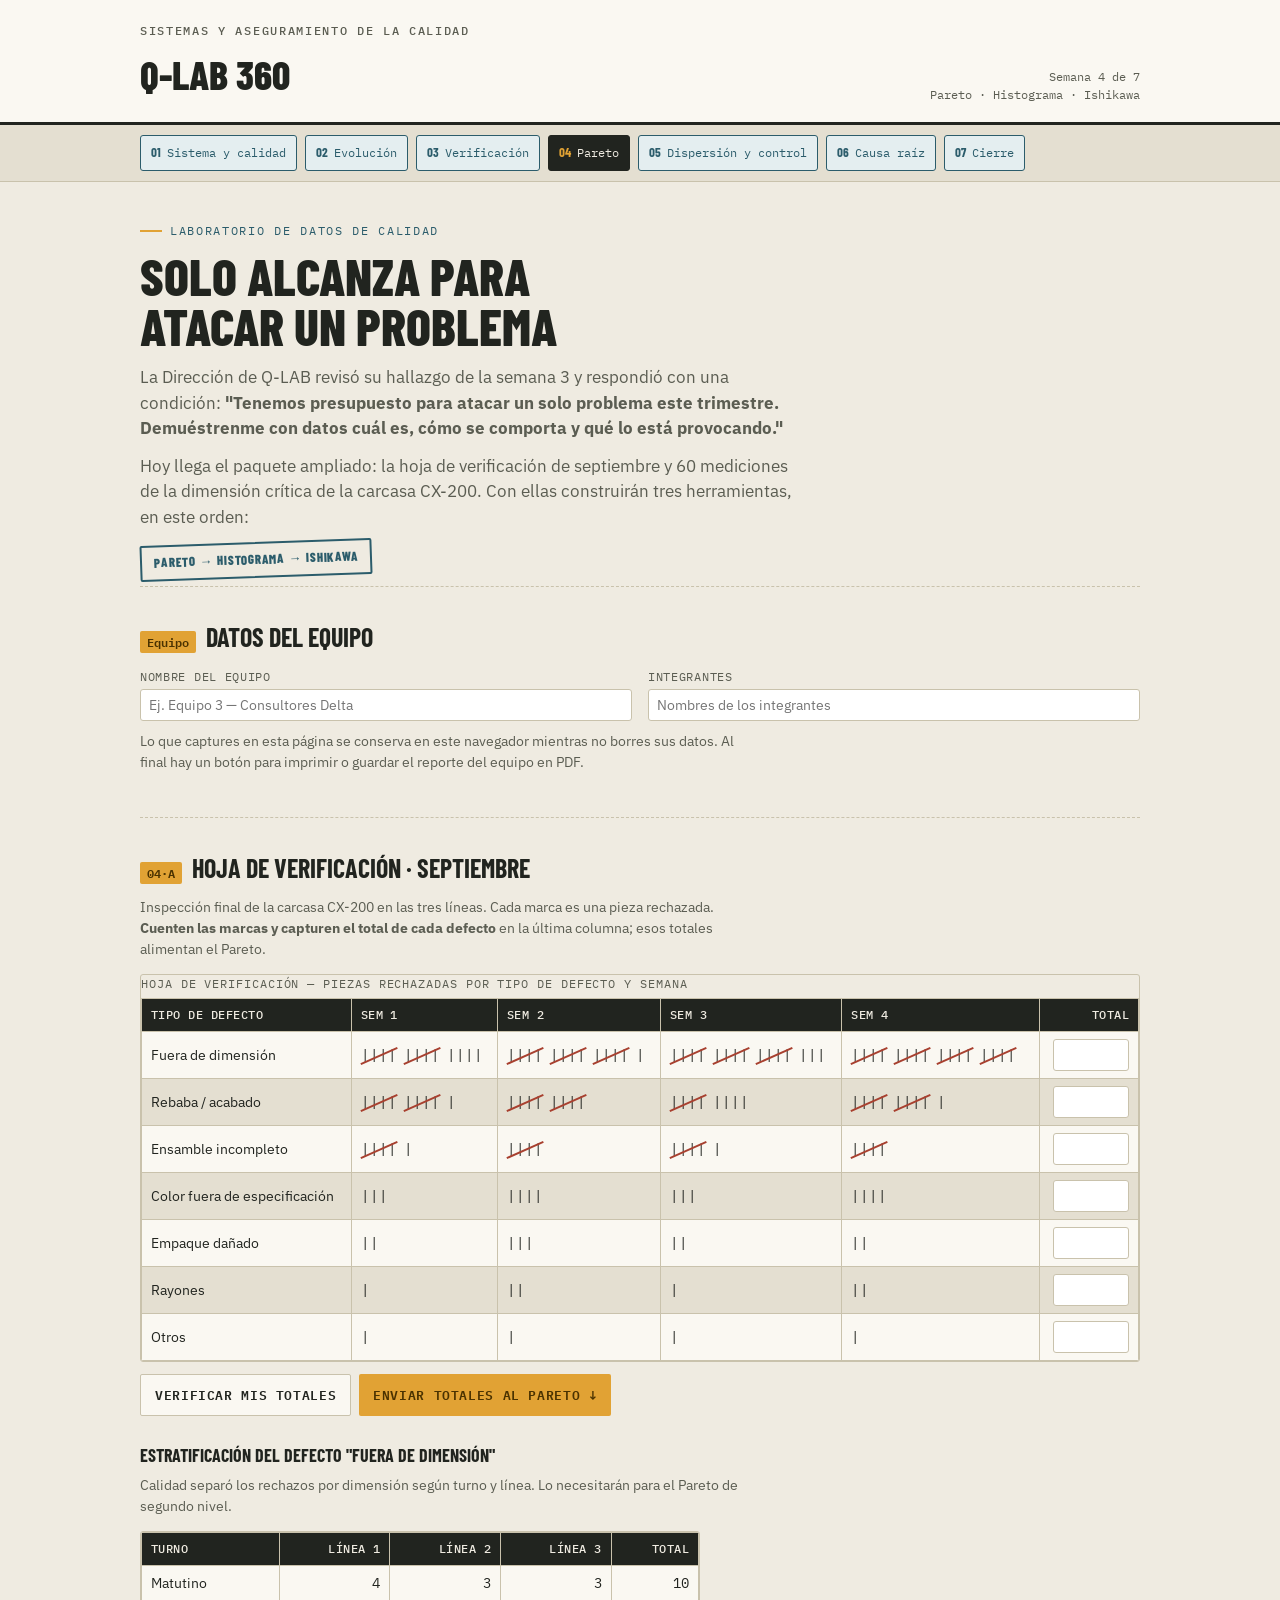
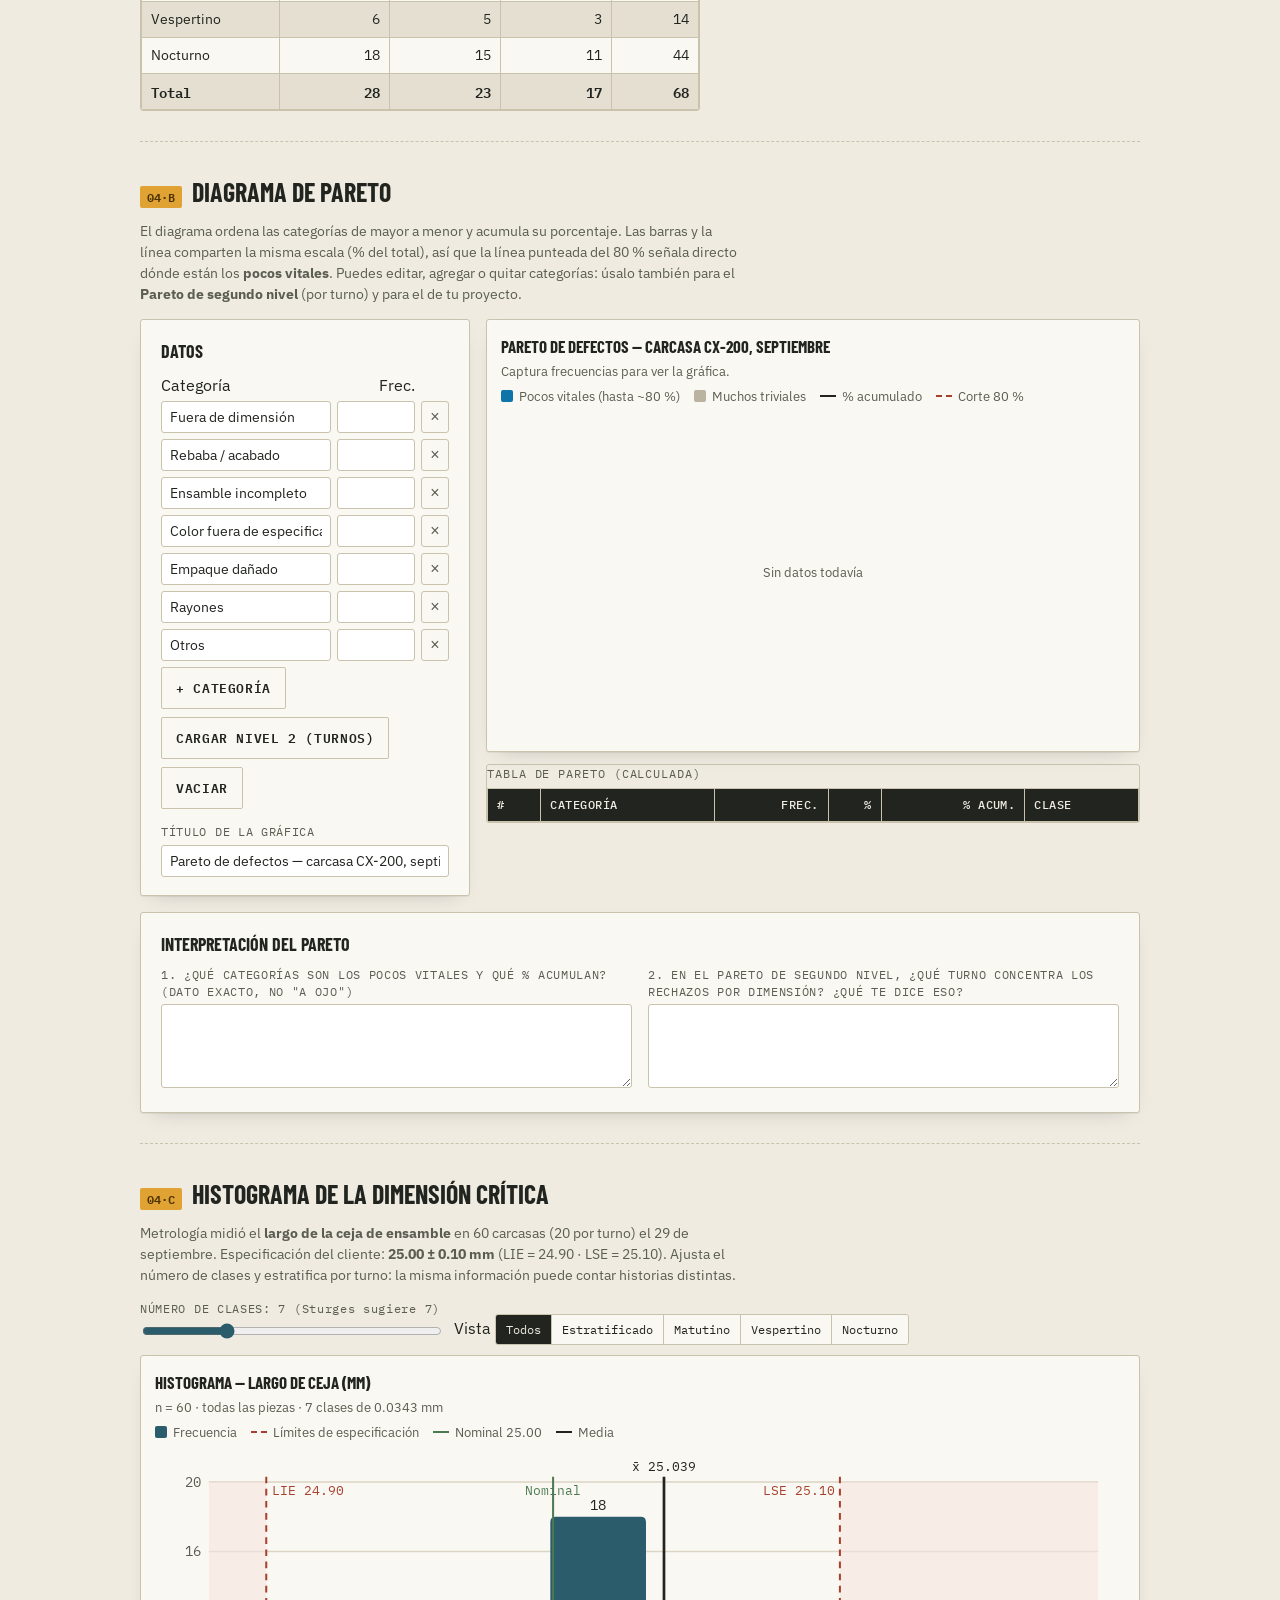
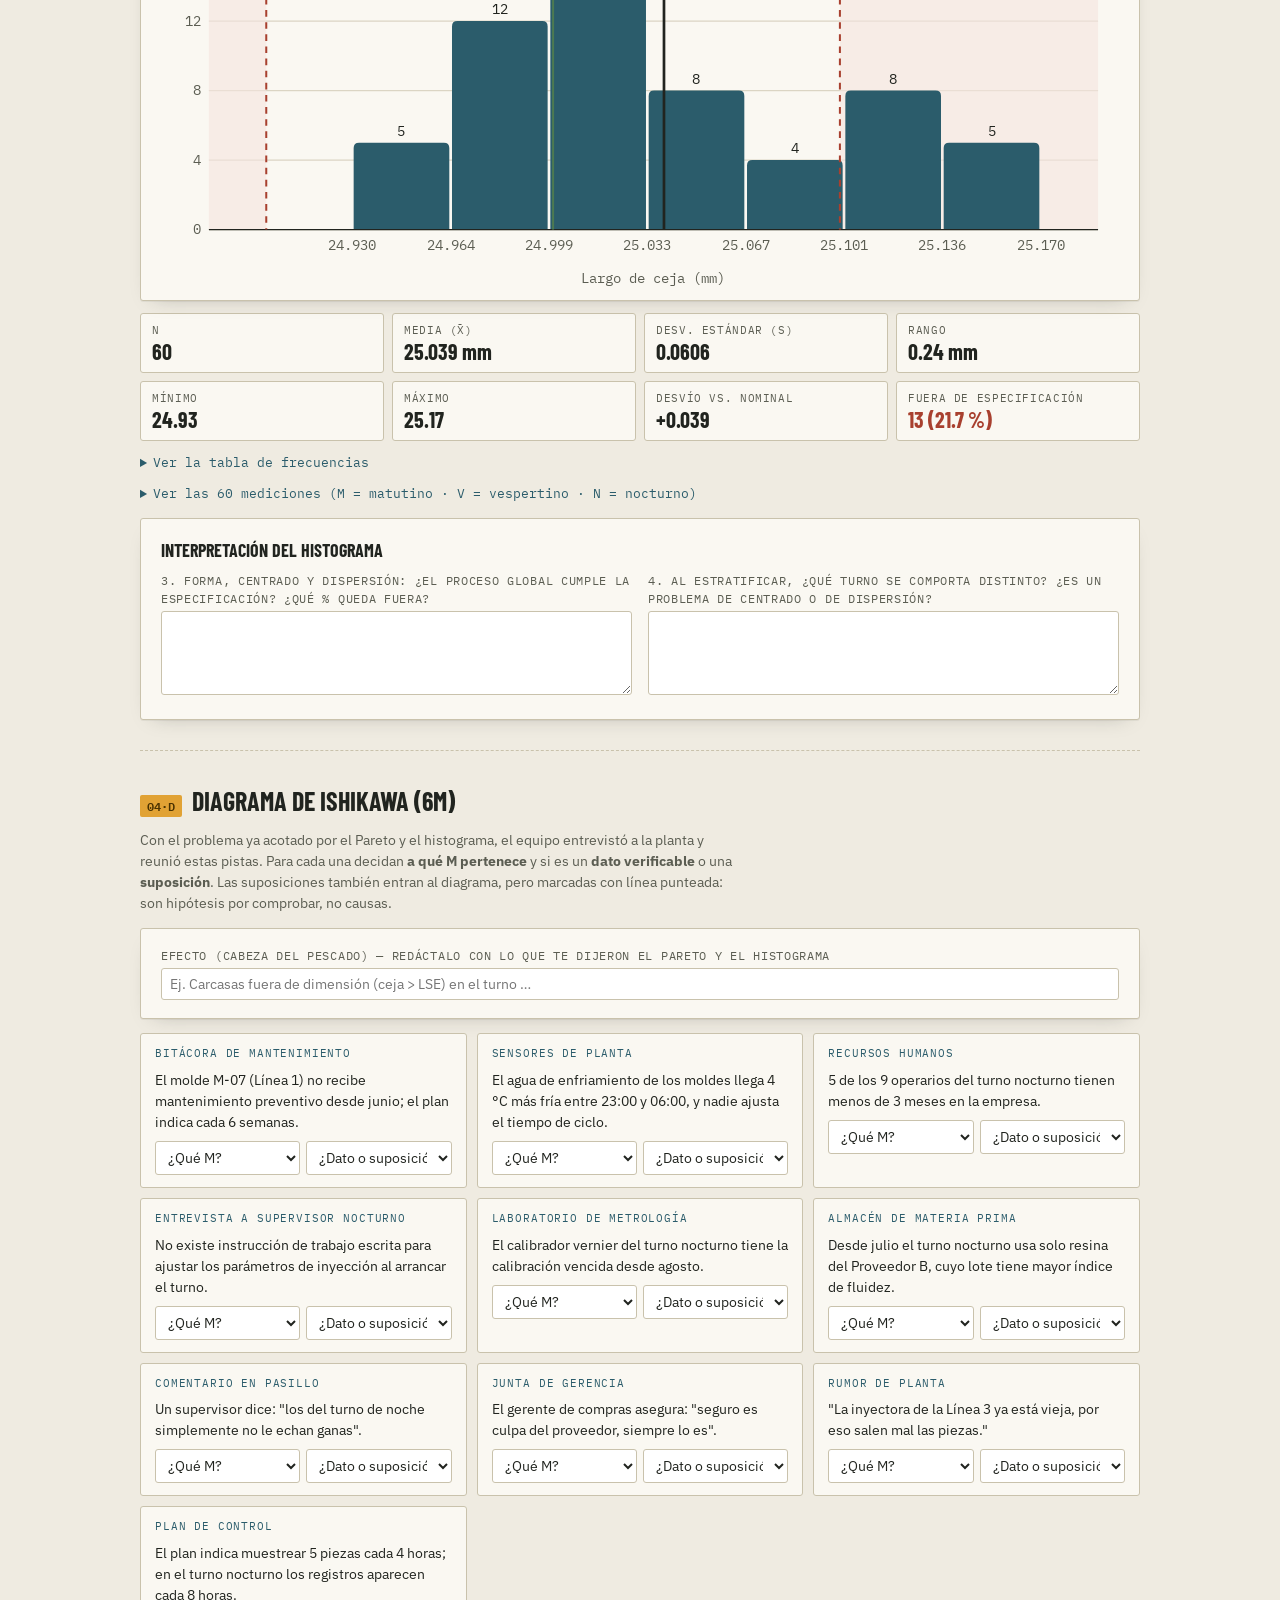
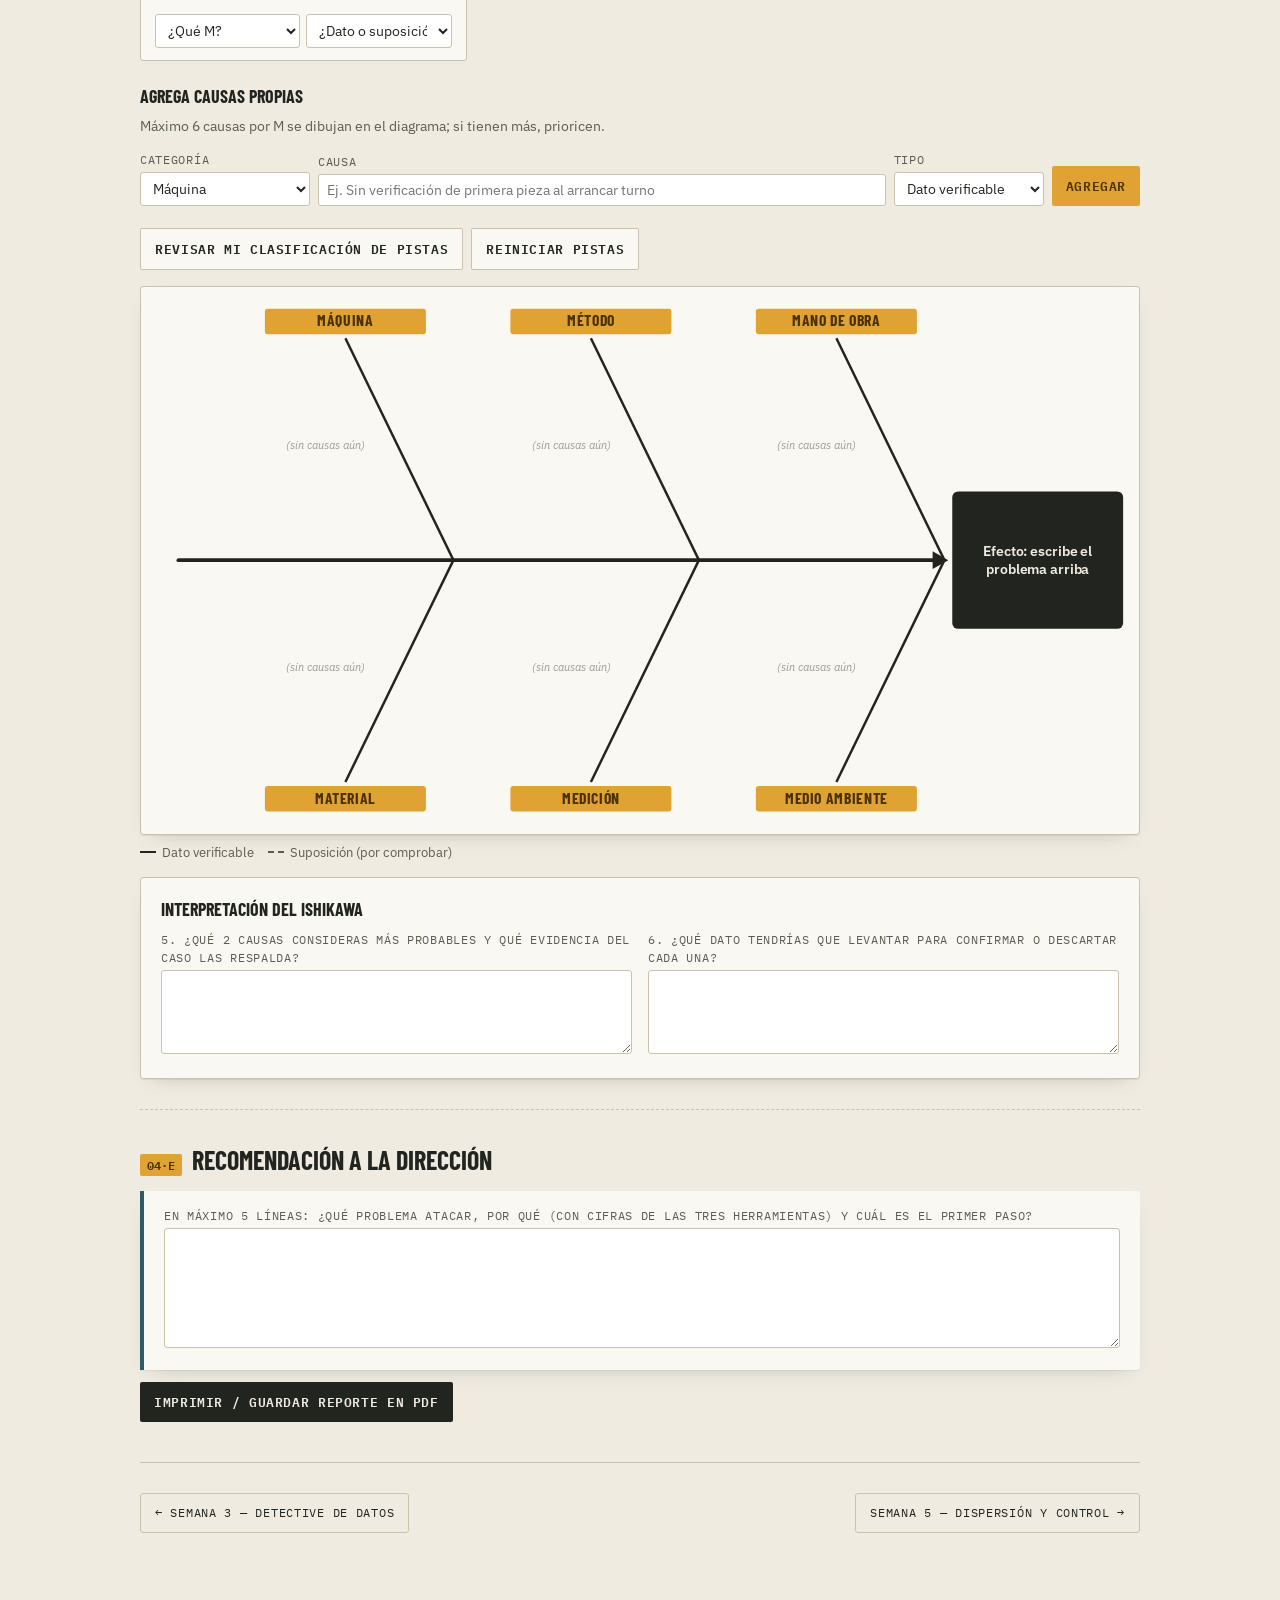
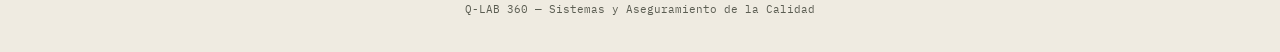
<file: semana-04.html>
<!DOCTYPE html>
<html lang="es">
<head>
<meta charset="UTF-8">
<meta name="viewport" content="width=device-width, initial-scale=1.0">
<title>Semana 4 — Q-LAB 360</title>
<link rel="preconnect" href="https://fonts.googleapis.com">
<link href="https://fonts.googleapis.com/css2?family=Barlow+Condensed:wght@500;600;700;800&family=IBM+Plex+Sans:wght@400;500;600&family=IBM+Plex+Mono:wght@400;500&display=swap" rel="stylesheet">
<style>
/* ============================================================
   Q-LAB 360 — Semana 4 (autocontenida: funciona sola o dentro
   de la carpeta del sitio junto a assets/style.css)
   ============================================================ */
:root{
  --paper:#EFEBE1; --paper-alt:#E4DFD1; --card:#FAF8F2; --ink:#21241F; --ink-soft:#5B5D52;
  --line:#C9C2AC; --line-soft:#DBD5C4;
  --tag-yellow:#E1A234; --tag-yellow-ink:#4A3200;
  --stamp-blue:#2B5C6B; --stamp-blue-soft:#E4EEF0;
  --stamp-red:#A8402F; --stamp-red-soft:#F5E4E0;
  --stamp-green:#4C7A52; --stamp-green-soft:#E7EFE4;
  /* series de datos (paleta validada para daltonismo) */
  --s-mat:#0F74A8; --s-ves:#C9831A; --s-noc:#B83A2A;
  --bar-vital:#0F74A8; --bar-trivial:#B9B3A0; --cum:#21241F;
  --radius:3px; --shadow:0 1px 0 rgba(33,36,31,.06),0 8px 20px -14px rgba(33,36,31,.35);
  --display:'Barlow Condensed','Arial Narrow',sans-serif;
  --body:'IBM Plex Sans',-apple-system,Segoe UI,sans-serif;
  --mono:'IBM Plex Mono',ui-monospace,SFMono-Regular,monospace;
}
*{box-sizing:border-box}
html{scroll-behavior:smooth}
@media (prefers-reduced-motion:reduce){html{scroll-behavior:auto}*{transition-duration:.001ms!important}}
body{margin:0;background:var(--paper);color:var(--ink);font-family:var(--body);line-height:1.5;-webkit-font-smoothing:antialiased}
a{color:var(--stamp-blue)}
a:focus-visible,button:focus-visible,input:focus-visible,select:focus-visible,textarea:focus-visible{outline:3px solid var(--tag-yellow);outline-offset:2px}
.wrap{max-width:1040px;margin:0 auto;padding:0 20px}

.masthead{border-bottom:3px solid var(--ink);background:var(--card)}
.masthead-inner{max-width:1040px;margin:0 auto;padding:22px 20px 18px;display:flex;align-items:flex-end;justify-content:space-between;gap:16px;flex-wrap:wrap}
.masthead-title{font-family:var(--display);font-weight:800;font-size:clamp(28px,4vw,40px);margin:0;text-transform:uppercase}
.masthead-title small{display:block;font-family:var(--mono);font-size:12px;letter-spacing:.14em;color:var(--ink-soft);font-weight:500;margin-bottom:4px}
.masthead-meta{font-family:var(--mono);font-size:12px;color:var(--ink-soft);text-align:right}

.rail{background:var(--paper-alt);border-bottom:1px solid var(--line);overflow-x:auto}
.rail-inner{max-width:1040px;margin:0 auto;padding:10px 20px;display:flex;gap:8px}
.tag{flex:0 0 auto;font-family:var(--mono);font-size:12px;display:flex;align-items:center;gap:6px;padding:7px 10px;border:1px solid var(--line);border-radius:var(--radius);background:var(--card);color:var(--ink-soft);text-decoration:none;white-space:nowrap}
.tag b{font-family:var(--display);font-weight:700;font-size:13px;color:var(--ink)}
.tag.is-open{border-color:var(--stamp-blue);background:var(--stamp-blue-soft);color:var(--stamp-blue)}
.tag.is-open b{color:var(--stamp-blue)}
.tag.is-current{background:var(--ink);border-color:var(--ink);color:var(--paper)}
.tag.is-current b{color:var(--tag-yellow)}
.tag.is-locked{opacity:.55}

.hero{padding:40px 0 8px}
.eyebrow{font-family:var(--mono);font-size:12px;letter-spacing:.14em;text-transform:uppercase;color:var(--stamp-blue);display:flex;align-items:center;gap:8px;margin-bottom:10px}
.eyebrow::before{content:"";width:22px;height:2px;background:var(--tag-yellow)}
h1.h-lg{font-family:var(--display);font-weight:800;text-transform:uppercase;font-size:clamp(30px,5vw,52px);line-height:.98;margin:0 0 14px}
.lede{font-size:17px;color:var(--ink-soft);max-width:66ch;margin:0 0 12px}
.stamp{display:inline-flex;align-items:center;gap:6px;font-family:var(--display);font-weight:800;letter-spacing:.06em;text-transform:uppercase;font-size:13px;padding:6px 12px;border:2.5px solid currentColor;border-radius:2px;transform:rotate(-2deg);color:var(--stamp-blue)}

section.block{padding:30px 0;border-top:1px dashed var(--line)}
.block-head{display:flex;align-items:baseline;gap:10px;margin-bottom:12px;flex-wrap:wrap}
.block-num{font-family:var(--mono);color:var(--tag-yellow-ink);background:var(--tag-yellow);padding:2px 7px;font-size:12px;border-radius:2px;font-weight:600}
h2.h-md{font-family:var(--display);font-weight:700;text-transform:uppercase;font-size:26px;margin:0}
h3.h-sm{font-family:var(--display);font-weight:700;text-transform:uppercase;font-size:18px;margin:0 0 8px}
.hint{color:var(--ink-soft);font-size:14px;margin:-2px 0 14px;max-width:75ch}
.card{background:var(--card);border:1px solid var(--line);border-radius:var(--radius);padding:18px 20px;box-shadow:var(--shadow)}
.memo{background:var(--card);border-left:4px solid var(--stamp-blue);padding:16px 20px;font-size:15.5px;box-shadow:var(--shadow);border-radius:0 var(--radius) var(--radius) 0}
.memo p{margin:0 0 10px}.memo p:last-child{margin:0}
.grid2{display:grid;grid-template-columns:1fr 1fr;gap:16px}
.tool{display:grid;grid-template-columns:330px 1fr;gap:16px;align-items:start}

table{width:100%;border-collapse:collapse;font-size:14px;background:var(--card)}
caption{text-align:left;font-family:var(--mono);font-size:11.5px;letter-spacing:.08em;text-transform:uppercase;color:var(--ink-soft);padding-bottom:6px}
th,td{border:1px solid var(--line);padding:7px 9px;text-align:left}
thead th{background:var(--ink);color:var(--paper);font-family:var(--mono);font-weight:500;font-size:12px;text-transform:uppercase;letter-spacing:.04em}
tbody tr:nth-child(even){background:var(--paper-alt)}
td.num,th.num{font-family:var(--mono);text-align:right}
tfoot td{font-family:var(--mono);font-weight:600;background:var(--paper-alt)}
.table-scroll{overflow-x:auto;border:1px solid var(--line);border-radius:var(--radius)}

/* marcas de conteo */
.tally{font-family:var(--mono);letter-spacing:1px;white-space:nowrap;color:var(--ink)}
.t5{position:relative;display:inline-block;margin-right:7px}
.t5::after{content:"";position:absolute;left:-2px;right:-2px;top:50%;height:1.6px;background:var(--stamp-red);transform:rotate(-24deg)}

input[type=number],input[type=text],select,textarea{font-family:var(--body);font-size:14px;border:1.5px solid var(--line);border-radius:var(--radius);background:#fff;padding:6px 8px;color:var(--ink);width:100%}
input.tot{width:76px;text-align:right;font-family:var(--mono)}
input.ok{border-color:var(--stamp-green);background:var(--stamp-green-soft)}
input.bad{border-color:var(--stamp-red);background:var(--stamp-red-soft)}
textarea{min-height:84px;resize:vertical;line-height:1.45}
label.lbl{display:block;font-family:var(--mono);font-size:11.5px;text-transform:uppercase;letter-spacing:.06em;color:var(--ink-soft);margin:0 0 4px}

.btn{font-family:var(--mono);font-size:12.5px;text-transform:uppercase;letter-spacing:.05em;background:var(--tag-yellow);color:var(--tag-yellow-ink);border:none;padding:9px 14px;border-radius:2px;font-weight:600;cursor:pointer;display:inline-block;text-decoration:none}
.btn.sec{background:var(--card);color:var(--ink);border:1.5px solid var(--line)}
.btn.sec:hover{border-color:var(--stamp-blue);color:var(--stamp-blue)}
.btn.dark{background:var(--ink);color:var(--paper)}
.btnrow{display:flex;gap:8px;flex-wrap:wrap;margin-top:12px}
.feedback{margin-top:10px;font-size:14px;padding:10px 12px;border-radius:var(--radius);display:none}
.feedback.show{display:block}
.feedback.good{background:var(--stamp-green-soft);border:1px solid var(--stamp-green)}
.feedback.warn{background:var(--stamp-red-soft);border:1px solid var(--stamp-red)}

/* editor de pareto */
.prow{display:grid;grid-template-columns:1fr 78px 28px;gap:6px;margin-bottom:6px}
.prow input[type=number]{text-align:right;font-family:var(--mono)}
.xbtn{border:1px solid var(--line);background:var(--card);border-radius:var(--radius);cursor:pointer;color:var(--ink-soft);font-size:16px;line-height:1}
.xbtn:hover{color:var(--stamp-red);border-color:var(--stamp-red)}

/* gráficas */
.chart{background:var(--card);border:1px solid var(--line);border-radius:var(--radius);padding:14px 14px 8px;box-shadow:var(--shadow);position:relative;overflow:hidden}
.chart svg{display:block;width:100%;height:auto}
.chart-title{font-family:var(--display);font-weight:700;text-transform:uppercase;font-size:17px;margin:0 0 2px}
.chart-sub{font-size:12.5px;color:var(--ink-soft);margin:0 0 6px}
.legend{display:flex;gap:14px;flex-wrap:wrap;font-size:12.5px;color:var(--ink-soft);margin:4px 0 6px}
.legend span{display:inline-flex;align-items:center;gap:6px}
.sw{width:12px;height:12px;border-radius:2px;display:inline-block}
.sw.line{height:2px;width:16px;border-radius:0}
.sw.dash{height:0;width:16px;border-top:2px dashed var(--stamp-red);border-radius:0}
.axis text{font-family:var(--mono);font-size:10.5px;fill:var(--ink-soft)}
.grid line{stroke:var(--line-soft);stroke-width:1}
.tip{position:absolute;pointer-events:none;background:var(--ink);color:var(--paper);font-size:12.5px;padding:7px 9px;border-radius:3px;line-height:1.35;opacity:0;transition:opacity .1s;white-space:nowrap;z-index:5}
.tip b{color:var(--tag-yellow);font-weight:600}
.empty{fill:var(--ink-soft);font-family:var(--body);font-size:13px}

.stats{display:grid;grid-template-columns:repeat(4,1fr);gap:8px;margin-top:12px}
.stat{background:var(--card);border:1px solid var(--line);border-radius:var(--radius);padding:9px 11px}
.stat .k{font-family:var(--mono);font-size:10.5px;text-transform:uppercase;letter-spacing:.06em;color:var(--ink-soft)}
.stat .v{font-family:var(--display);font-weight:700;font-size:22px;line-height:1.1}
.stat.alert .v{color:var(--stamp-red)}

.controls{display:flex;gap:14px;flex-wrap:wrap;align-items:flex-end;margin-bottom:10px}
.controls>div{min-width:150px}
.seg{display:inline-flex;border:1.5px solid var(--line);border-radius:var(--radius);overflow:hidden;flex-wrap:wrap}
.seg button{font-family:var(--mono);font-size:12px;border:none;background:var(--card);padding:7px 10px;cursor:pointer;color:var(--ink);border-right:1px solid var(--line)}
.seg button:last-child{border-right:none}
.seg button[aria-pressed=true]{background:var(--ink);color:var(--paper)}
input[type=range]{width:100%;accent-color:var(--stamp-blue)}

.datagrid{display:grid;grid-template-columns:repeat(auto-fill,minmax(92px,1fr));gap:4px;font-family:var(--mono);font-size:12.5px}
.datagrid div{background:var(--card);border:1px solid var(--line-soft);padding:4px 6px;border-radius:2px;display:flex;justify-content:space-between;gap:4px}
.datagrid i{font-style:normal;font-weight:600}
details.raw{margin-top:12px}
details.raw summary{cursor:pointer;font-family:var(--mono);font-size:12.5px;color:var(--stamp-blue)}

/* ishikawa */
.clues{display:grid;grid-template-columns:repeat(auto-fill,minmax(300px,1fr));gap:10px}
.clue{background:var(--card);border:1px solid var(--line);border-radius:var(--radius);padding:12px 14px;font-size:14px;display:flex;flex-direction:column;gap:8px}
.clue .src{font-family:var(--mono);font-size:10.5px;text-transform:uppercase;letter-spacing:.08em;color:var(--stamp-blue)}
.clue p{margin:0}
.clue .sel{display:grid;grid-template-columns:1fr 1fr;gap:6px}
.clue.done{border-color:var(--stamp-blue);box-shadow:inset 3px 0 0 var(--stamp-blue)}
.clue.right{box-shadow:inset 3px 0 0 var(--stamp-green);border-color:var(--stamp-green)}
.clue.wrong{box-shadow:inset 3px 0 0 var(--stamp-red);border-color:var(--stamp-red)}
.clue .why{font-size:12.5px;color:var(--ink-soft);display:none;border-top:1px dashed var(--line);padding-top:6px}
.clue.right .why,.clue.wrong .why{display:block}
.own{display:grid;grid-template-columns:170px 1fr 150px auto;gap:8px;align-items:end}
.fish-wrap{overflow-x:auto;background:var(--card);border:1px solid var(--line);border-radius:var(--radius);box-shadow:var(--shadow);padding:8px}
.fish-wrap svg{min-width:820px;width:100%;height:auto;display:block}
.ownlist{list-style:none;padding:0;margin:10px 0 0;display:flex;flex-wrap:wrap;gap:6px}
.ownlist li{background:var(--card);border:1px solid var(--line);border-radius:20px;padding:3px 6px 3px 12px;font-size:13px;display:flex;align-items:center;gap:6px}
.ownlist li small{font-family:var(--mono);color:var(--stamp-blue)}

ol.steps{list-style:none;margin:0;padding:0;counter-reset:step;display:grid;gap:10px}
ol.steps li{counter-increment:step;display:grid;grid-template-columns:34px 1fr;gap:12px;align-items:start}
ol.steps li::before{content:counter(step);font-family:var(--display);font-weight:800;font-size:16px;width:34px;height:34px;border-radius:50%;border:2px solid var(--ink);display:flex;align-items:center;justify-content:center}
.timebadge{font-family:var(--mono);font-size:11.5px;color:var(--stamp-blue);margin-left:6px}

.cta{background:var(--ink);color:var(--paper);border-radius:var(--radius);padding:20px 22px;display:flex;justify-content:space-between;align-items:center;gap:16px;flex-wrap:wrap}
.cta h3{font-family:var(--display);text-transform:uppercase;font-weight:800;margin:0 0 4px;font-size:20px}
.cta p{margin:0;color:#C8C3B2;font-size:14px;max-width:56ch}
.pager{display:flex;justify-content:space-between;gap:10px;padding:30px 0 50px;border-top:1px solid var(--line);margin-top:10px;flex-wrap:wrap}
.pager a,.pager span{font-family:var(--mono);font-size:12px;text-transform:uppercase;letter-spacing:.06em;padding:10px 14px;border:1px solid var(--line);border-radius:var(--radius);text-decoration:none;color:var(--ink)}
.pager .is-disabled{opacity:.4}
footer.site{text-align:center;font-family:var(--mono);font-size:11px;color:var(--ink-soft);padding:18px 0 34px}

@media (max-width:860px){
  .tool,.grid2{grid-template-columns:1fr}
  .stats{grid-template-columns:repeat(2,1fr)}
  .own{grid-template-columns:1fr 1fr}
}
@media (max-width:620px){
  .wrap,.masthead-inner,.rail-inner{padding-left:16px;padding-right:16px}
  .masthead-inner{flex-direction:column;align-items:flex-start}
  .masthead-meta{text-align:left}
  .own{grid-template-columns:1fr}
  .clue .sel{grid-template-columns:1fr}
}
@media print{
  .rail,.btnrow,.btn,.pager,.no-print,details.raw,.tip,footer.site{display:none!important}
  body{background:#fff}
  section.block{break-inside:avoid-page;padding:14px 0}
  .card,.chart,.fish-wrap{box-shadow:none}
  .fish-wrap{overflow:visible}.fish-wrap svg{min-width:0}
  .print-only{display:block!important}
}
.print-only{display:none}
</style>
</head>
<body>

<header class="masthead">
  <div class="masthead-inner">
    <h1 class="masthead-title"><small>Sistemas y Aseguramiento de la Calidad</small><a href="index.html" style="color:inherit;text-decoration:none;">Q-LAB 360</a></h1>
    <div class="masthead-meta">Semana 4 de 7<br>Pareto · Histograma · Ishikawa</div>
  </div>
</header>

<nav class="rail" aria-label="Semanas del curso">
  <div class="rail-inner">
    <a href="semana-01.html" class="tag is-open"><b>01</b> Sistema y calidad</a>
    <a href="semana-02.html" class="tag is-open"><b>02</b> Evolución</a>
    <a href="semana-03.html" class="tag is-open"><b>03</b> Verificación</a>
    <a href="semana-04.html" class="tag is-current"><b>04</b> Pareto</a>
    <a href="semana-05.html" class="tag is-open"><b>05</b> Dispersión y control</a>
    <a href="semana-06.html" class="tag is-open"><b>06</b> Causa raíz</a>
    <a href="semana-07.html" class="tag is-open"><b>07</b> Cierre</a>
  </div>
</nav>

<main class="wrap">

  <!-- ================= HERO ================= -->
  <section class="hero">
    <div class="eyebrow">Laboratorio de datos de calidad</div>
    <h1 class="h-lg">Solo alcanza para<br>atacar un problema</h1>
    <p class="lede">La Dirección de Q-LAB revisó su hallazgo de la semana 3 y respondió con una condición:
    <strong>"Tenemos presupuesto para atacar un solo problema este trimestre. Demuéstrenme con datos cuál es,
    cómo se comporta y qué lo está provocando."</strong></p>
    <p class="lede">Hoy llega el paquete ampliado: la hoja de verificación de septiembre y 60 mediciones de la
    dimensión crítica de la carcasa CX-200. Con ellas construirán tres herramientas, en este orden:</p>
    <span class="stamp">Pareto → Histograma → Ishikawa</span>
  </section>

  <section class="block">
    <div class="block-head"><span class="block-num">Equipo</span><h2 class="h-md">Datos del equipo</h2></div>
    <div class="grid2">
      <div><label class="lbl" for="team">Nombre del equipo</label><input type="text" id="team" data-save placeholder="Ej. Equipo 3 — Consultores Delta"></div>
      <div><label class="lbl" for="members">Integrantes</label><input type="text" id="members" data-save placeholder="Nombres de los integrantes"></div>
    </div>
    <p class="hint" style="margin-top:10px">Lo que captures en esta página se conserva en este navegador mientras no borres sus datos. Al final hay un botón para imprimir o guardar el reporte del equipo en PDF.</p>
  </section>

  <!-- ================= 04·A HOJA DE VERIFICACIÓN ================= -->
  <section class="block" id="hoja">
    <div class="block-head"><span class="block-num">04·A</span><h2 class="h-md">Hoja de verificación · septiembre</h2></div>
    <p class="hint">Inspección final de la carcasa CX-200 en las tres líneas. Cada marca es una pieza rechazada.
    <strong>Cuenten las marcas y capturen el total de cada defecto</strong> en la última columna; esos totales alimentan el Pareto.</p>

    <div class="table-scroll">
      <table id="tallyTable">
        <caption>Hoja de verificación — piezas rechazadas por tipo de defecto y semana</caption>
        <thead><tr><th>Tipo de defecto</th><th>Sem 1</th><th>Sem 2</th><th>Sem 3</th><th>Sem 4</th><th class="num">Total</th></tr></thead>
        <tbody></tbody>
      </table>
    </div>
    <div class="btnrow">
      <button class="btn sec" id="checkTotals">Verificar mis totales</button>
      <button class="btn" id="toPareto">Enviar totales al Pareto ↓</button>
    </div>
    <div class="feedback" id="totalsFb"></div>

    <h3 class="h-sm" style="margin-top:26px">Estratificación del defecto "Fuera de dimensión"</h3>
    <p class="hint">Calidad separó los rechazos por dimensión según turno y línea. Lo necesitarán para el Pareto de segundo nivel.</p>
    <div class="table-scroll" style="max-width:560px">
      <table>
        <thead><tr><th>Turno</th><th class="num">Línea 1</th><th class="num">Línea 2</th><th class="num">Línea 3</th><th class="num">Total</th></tr></thead>
        <tbody>
          <tr><td>Matutino</td><td class="num">4</td><td class="num">3</td><td class="num">3</td><td class="num">10</td></tr>
          <tr><td>Vespertino</td><td class="num">6</td><td class="num">5</td><td class="num">3</td><td class="num">14</td></tr>
          <tr><td>Nocturno</td><td class="num">18</td><td class="num">15</td><td class="num">11</td><td class="num">44</td></tr>
        </tbody>
        <tfoot><tr><td>Total</td><td class="num">28</td><td class="num">23</td><td class="num">17</td><td class="num">68</td></tr></tfoot>
      </table>
    </div>
  </section>

  <!-- ================= 04·B PARETO ================= -->
  <section class="block" id="pareto">
    <div class="block-head"><span class="block-num">04·B</span><h2 class="h-md">Diagrama de Pareto</h2></div>
    <p class="hint">El diagrama ordena las categorías de mayor a menor y acumula su porcentaje. Las barras y la línea comparten la
    misma escala (% del total), así que la línea punteada del 80&nbsp;% señala directo dónde están los <strong>pocos vitales</strong>.
    Puedes editar, agregar o quitar categorías: úsalo también para el <strong>Pareto de segundo nivel</strong> (por turno) y para el de tu proyecto.</p>

    <div class="tool">
      <div class="card">
        <h3 class="h-sm">Datos</h3>
        <div class="prow" style="margin-bottom:4px"><span class="lbl" style="margin:0">Categoría</span><span class="lbl" style="margin:0;text-align:right">Frec.</span><span></span></div>
        <div id="pRows"></div>
        <div class="btnrow" style="margin-top:6px">
          <button class="btn sec" id="pAdd">+ Categoría</button>
          <button class="btn sec" id="pLevel2">Cargar nivel 2 (turnos)</button>
          <button class="btn sec" id="pClear">Vaciar</button>
        </div>
        <div style="margin-top:14px">
          <label class="lbl" for="pTitle">Título de la gráfica</label>
          <input type="text" id="pTitle" value="Pareto de defectos — carcasa CX-200, septiembre">
        </div>
      </div>

      <div>
        <div class="chart" id="pChartBox">
          <p class="chart-title" id="pChartTitle">Pareto</p>
          <p class="chart-sub" id="pChartSub">Captura frecuencias para ver la gráfica.</p>
          <div class="legend">
            <span><i class="sw" style="background:var(--bar-vital)"></i>Pocos vitales (hasta ~80&nbsp;%)</span>
            <span><i class="sw" style="background:var(--bar-trivial)"></i>Muchos triviales</span>
            <span><i class="sw line" style="background:var(--cum)"></i>% acumulado</span>
            <span><i class="sw dash"></i>Corte 80&nbsp;%</span>
          </div>
          <svg id="pSvg" viewBox="0 0 640 340" role="img" aria-label="Diagrama de Pareto"></svg>
          <div class="tip" id="pTip"></div>
        </div>
        <div class="table-scroll" style="margin-top:12px">
          <table id="pTable">
            <caption>Tabla de Pareto (calculada)</caption>
            <thead><tr><th>#</th><th>Categoría</th><th class="num">Frec.</th><th class="num">%</th><th class="num">% acum.</th><th>Clase</th></tr></thead>
            <tbody></tbody>
          </table>
        </div>
      </div>
    </div>

    <div class="card" style="margin-top:16px">
      <h3 class="h-sm">Interpretación del Pareto</h3>
      <div class="grid2">
        <div><label class="lbl" for="pQ1">1. ¿Qué categorías son los pocos vitales y qué % acumulan? (dato exacto, no "a ojo")</label><textarea id="pQ1" data-save></textarea></div>
        <div><label class="lbl" for="pQ2">2. En el Pareto de segundo nivel, ¿qué turno concentra los rechazos por dimensión? ¿Qué te dice eso?</label><textarea id="pQ2" data-save></textarea></div>
      </div>
    </div>
  </section>

  <!-- ================= 04·C HISTOGRAMA ================= -->
  <section class="block" id="histograma">
    <div class="block-head"><span class="block-num">04·C</span><h2 class="h-md">Histograma de la dimensión crítica</h2></div>
    <p class="hint">Metrología midió el <strong>largo de la ceja de ensamble</strong> en 60 carcasas (20 por turno) el 29 de septiembre.
    Especificación del cliente: <strong>25.00 ± 0.10 mm</strong> (LIE = 24.90 · LSE = 25.10). Ajusta el número de clases y
    estratifica por turno: la misma información puede contar historias distintas.</p>

    <div class="controls no-print">
      <div style="min-width:220px">
        <label class="lbl" for="hK">Número de clases: <span id="hKv">7</span> <span style="text-transform:none">(Sturges sugiere 7)</span></label>
        <input type="range" id="hK" min="4" max="15" value="7">
      </div>
      <div>
        <span class="lbl">Vista</span>
        <div class="seg" id="hView" role="group" aria-label="Vista del histograma">
          <button data-v="all" aria-pressed="true">Todos</button>
          <button data-v="strat" aria-pressed="false">Estratificado</button>
          <button data-v="M" aria-pressed="false">Matutino</button>
          <button data-v="V" aria-pressed="false">Vespertino</button>
          <button data-v="N" aria-pressed="false">Nocturno</button>
        </div>
      </div>
    </div>

    <div class="chart">
      <p class="chart-title" id="hTitle">Histograma — largo de ceja (mm)</p>
      <p class="chart-sub" id="hSub"></p>
      <div class="legend" id="hLegend"></div>
      <svg id="hSvg" viewBox="0 0 720 330" role="img" aria-label="Histograma de la dimensión crítica"></svg>
      <div class="tip" id="hTip"></div>
    </div>

    <div class="stats" id="hStats"></div>

    <details class="raw">
      <summary>Ver la tabla de frecuencias</summary>
      <div class="table-scroll" style="margin-top:8px">
        <table id="hFreq"><thead><tr><th>Clase</th><th class="num">Lím. inferior</th><th class="num">Lím. superior</th><th class="num">Marca de clase</th><th class="num">Frecuencia</th><th class="num">% </th></tr></thead><tbody></tbody></table>
      </div>
    </details>
    <details class="raw">
      <summary>Ver las 60 mediciones (M = matutino · V = vespertino · N = nocturno)</summary>
      <div class="datagrid" id="hRaw" style="margin-top:8px"></div>
    </details>

    <div class="card" style="margin-top:16px">
      <h3 class="h-sm">Interpretación del histograma</h3>
      <div class="grid2">
        <div><label class="lbl" for="hQ1">3. Forma, centrado y dispersión: ¿el proceso global cumple la especificación? ¿Qué % queda fuera?</label><textarea id="hQ1" data-save></textarea></div>
        <div><label class="lbl" for="hQ2">4. Al estratificar, ¿qué turno se comporta distinto? ¿Es un problema de centrado o de dispersión?</label><textarea id="hQ2" data-save></textarea></div>
      </div>
    </div>
  </section>

  <!-- ================= 04·D ISHIKAWA ================= -->
  <section class="block" id="ishikawa">
    <div class="block-head"><span class="block-num">04·D</span><h2 class="h-md">Diagrama de Ishikawa (6M)</h2></div>
    <p class="hint">Con el problema ya acotado por el Pareto y el histograma, el equipo entrevistó a la planta y reunió estas pistas.
    Para cada una decidan <strong>a qué M pertenece</strong> y si es un <strong>dato verificable</strong> o una <strong>suposición</strong>.
    Las suposiciones también entran al diagrama, pero marcadas con línea punteada: son hipótesis por comprobar, no causas.</p>

    <div class="card" style="margin-bottom:14px">
      <label class="lbl" for="iProblem">Efecto (cabeza del pescado) — redáctalo con lo que te dijeron el Pareto y el histograma</label>
      <input type="text" id="iProblem" data-save placeholder="Ej. Carcasas fuera de dimensión (ceja > LSE) en el turno …">
    </div>

    <div class="clues" id="clues"></div>

    <h3 class="h-sm" style="margin-top:22px">Agrega causas propias</h3>
    <p class="hint">Máximo 6 causas por M se dibujan en el diagrama; si tienen más, prioricen.</p>
    <div class="own">
      <div><label class="lbl" for="oM">Categoría</label><select id="oM"></select></div>
      <div><label class="lbl" for="oTxt">Causa</label><input type="text" id="oTxt" maxlength="70" placeholder="Ej. Sin verificación de primera pieza al arrancar turno"></div>
      <div><label class="lbl" for="oType">Tipo</label><select id="oType"><option value="dato">Dato verificable</option><option value="sup">Suposición</option></select></div>
      <button class="btn" id="oAdd">Agregar</button>
    </div>
    <ul class="ownlist" id="ownList"></ul>

    <div class="btnrow">
      <button class="btn sec" id="iCheck">Revisar mi clasificación de pistas</button>
      <button class="btn sec" id="iReset">Reiniciar pistas</button>
    </div>
    <div class="feedback" id="iFb"></div>

    <div class="fish-wrap" style="margin-top:16px">
      <svg id="fish" viewBox="0 0 1000 540" role="img" aria-label="Diagrama de Ishikawa"></svg>
    </div>
    <div class="legend" style="margin-top:8px">
      <span><i class="sw line" style="background:var(--ink)"></i>Dato verificable</span>
      <span><i class="sw" style="height:0;width:16px;border-top:2px dashed var(--ink-soft);border-radius:0"></i>Suposición (por comprobar)</span>
    </div>

    <div class="card" style="margin-top:16px">
      <h3 class="h-sm">Interpretación del Ishikawa</h3>
      <div class="grid2">
        <div><label class="lbl" for="iQ1">5. ¿Qué 2 causas consideras más probables y qué evidencia del caso las respalda?</label><textarea id="iQ1" data-save></textarea></div>
        <div><label class="lbl" for="iQ2">6. ¿Qué dato tendrías que levantar para confirmar o descartar cada una?</label><textarea id="iQ2" data-save></textarea></div>
      </div>
    </div>
  </section>

  <!-- ================= 04·E DECISIÓN ================= -->
  <section class="block" id="decision">
    <div class="block-head"><span class="block-num">04·E</span><h2 class="h-md">Recomendación a la Dirección</h2></div>
    <div class="memo">
      <label class="lbl" for="dec">En máximo 5 líneas: ¿qué problema atacar, por qué (con cifras de las tres herramientas) y cuál es el primer paso?</label>
      <textarea id="dec" data-save style="min-height:120px"></textarea>
    </div>
    <div class="btnrow">
      <button class="btn dark" onclick="window.print()">Imprimir / guardar reporte en PDF</button>
    </div>
  </section>

  <div class="pager">
    <a href="semana-03.html">← Semana 3 — Detective de datos</a>
    <a href="semana-05.html">Semana 5 — Dispersión y control →</a>
  </div>
</main>

<footer class="site">Q-LAB 360 — Sistemas y Aseguramiento de la Calidad</footer>

<script>
(function(){
'use strict';
const NS='http://www.w3.org/2000/svg';
const $=s=>document.querySelector(s);
const el=(tag,attrs={},parent)=>{const n=document.createElementNS(NS,tag);for(const k in attrs)n.setAttribute(k,attrs[k]);if(parent)parent.appendChild(n);return n;};
const esc=s=>String(s).replace(/[&<>"]/g,c=>({'&':'&amp;','<':'&lt;','>':'&gt;','"':'&quot;'}[c]));
const fmt=(n,d=1)=>Number(n).toLocaleString('es-MX',{minimumFractionDigits:d,maximumFractionDigits:d});

/* ---------- almacenamiento (opcional, tolerante a fallos) ---------- */
const KEY='qlab-s4-v1';
let store={};
try{store=JSON.parse(localStorage.getItem(KEY)||'{}')||{};}catch(e){store={};}
const save=()=>{try{localStorage.setItem(KEY,JSON.stringify(store));}catch(e){}};
document.querySelectorAll('[data-save]').forEach(n=>{
  if(store['f_'+n.id]!=null)n.value=store['f_'+n.id];
  n.addEventListener('input',()=>{store['f_'+n.id]=n.value;save();if(n.id==='iProblem')drawFish();});
});

/* ================= HOJA DE VERIFICACIÓN ================= */
const TALLY=[
  ['Fuera de dimensión',[14,16,18,20]],
  ['Rebaba / acabado',[11,10,9,11]],
  ['Ensamble incompleto',[6,5,6,5]],
  ['Color fuera de especificación',[3,4,3,4]],
  ['Empaque dañado',[2,3,2,2]],
  ['Rayones',[1,2,1,2]],
  ['Otros',[1,1,1,1]]
];
const tallyHTML=n=>{let s='';for(let i=0;i<Math.floor(n/5);i++)s+='<span class="t5">||||</span>';s+='|'.repeat(n%5);return '<span class="tally" aria-label="'+n+' marcas">'+s+'</span>';};
const tb=$('#tallyTable tbody');
TALLY.forEach(([name,w],i)=>{
  const tr=document.createElement('tr');
  tr.innerHTML='<td>'+esc(name)+'</td>'+w.map(v=>'<td>'+tallyHTML(v)+'</td>').join('')+
    '<td class="num"><input class="tot" type="number" min="0" id="tot'+i+'" aria-label="Total de '+esc(name)+'"></td>';
  tb.appendChild(tr);
});
TALLY.forEach((_,i)=>{const inp=$('#tot'+i);if(store['tot'+i]!=null)inp.value=store['tot'+i];inp.addEventListener('input',()=>{store['tot'+i]=inp.value;inp.classList.remove('ok','bad');save();});});

$('#checkTotals').addEventListener('click',()=>{
  let ok=0,blank=0;
  TALLY.forEach(([,w],i)=>{const inp=$('#tot'+i);inp.classList.remove('ok','bad');
    if(inp.value===''){blank++;return;}
    const right=+inp.value===w.reduce((a,b)=>a+b,0);inp.classList.add(right?'ok':'bad');if(right)ok++;});
  const fb=$('#totalsFb');fb.className='feedback show '+(ok===TALLY.length?'good':'warn');
  fb.textContent=ok===TALLY.length?'¡Totales correctos! Ya pueden enviarlos al Pareto.':
    ok+' de '+TALLY.length+' totales correctos'+(blank?' ('+blank+' sin capturar)':'')+'. Revisen las celdas en rojo: cada grupo tachado vale 5.';
});
$('#toPareto').addEventListener('click',()=>{
  const rows=TALLY.map(([n],i)=>({c:n,f:$('#tot'+i).value===''?'':+$('#tot'+i).value}));
  if(rows.every(r=>r.f==='')){const fb=$('#totalsFb');fb.className='feedback show warn';fb.textContent='Primero capturen los totales en la hoja de verificación.';return;}
  pData=rows;$('#pTitle').value='Pareto de defectos — carcasa CX-200, septiembre';renderPRows();drawPareto();
  document.getElementById('pareto').scrollIntoView();
});

/* ================= PARETO ================= */
let pData=store.pData||TALLY.map(([n])=>({c:n,f:''}));
if(store.pTitle)$('#pTitle').value=store.pTitle;
function renderPRows(){
  const box=$('#pRows');box.innerHTML='';
  pData.forEach((r,i)=>{
    const d=document.createElement('div');d.className='prow';
    d.innerHTML='<input type="text" value="'+esc(r.c)+'" aria-label="Categoría '+(i+1)+'"><input type="number" min="0" value="'+(r.f===''?'':r.f)+'" aria-label="Frecuencia '+(i+1)+'"><button class="xbtn" title="Quitar" aria-label="Quitar categoría">×</button>';
    const [t,f,x]=d.children;
    t.addEventListener('input',()=>{r.c=t.value;drawPareto();});
    f.addEventListener('input',()=>{r.f=f.value===''?'':Math.max(0,+f.value);drawPareto();});
    x.addEventListener('click',()=>{pData.splice(i,1);renderPRows();drawPareto();});
    box.appendChild(d);
  });
}
$('#pAdd').addEventListener('click',()=>{pData.push({c:'Nueva categoría',f:''});renderPRows();drawPareto();});
$('#pClear').addEventListener('click',()=>{pData=[{c:'',f:''}];renderPRows();drawPareto();});
$('#pLevel2').addEventListener('click',()=>{pData=[{c:'Matutino',f:''},{c:'Vespertino',f:''},{c:'Nocturno',f:''}];$('#pTitle').value='Pareto 2.º nivel — Fuera de dimensión por turno';renderPRows();drawPareto();});
$('#pTitle').addEventListener('input',drawPareto);

function drawPareto(){
  store.pData=pData;store.pTitle=$('#pTitle').value;save();
  const svg=$('#pSvg');svg.innerHTML='';
  $('#pChartTitle').textContent=$('#pTitle').value||'Pareto';
  const rows=pData.filter(r=>r.f!==''&&+r.f>0&&String(r.c).trim()!=='').map(r=>({c:String(r.c).trim(),f:+r.f}));
  // "Otros" siempre al final por convención
  rows.sort((a,b)=>{const oa=/^otros?$/i.test(a.c),ob=/^otros?$/i.test(b.c);if(oa!==ob)return oa?1:-1;return b.f-a.f;});
  const total=rows.reduce((a,r)=>a+r.f,0);
  const tbody=$('#pTable tbody');tbody.innerHTML='';
  if(!rows.length){$('#pChartSub').textContent='Captura frecuencias para ver la gráfica.';el('text',{x:320,y:170,'text-anchor':'middle',class:'empty'},svg).textContent='Sin datos todavía';return;}
  let cum=0;
  rows.forEach(r=>{r.p=r.f/total*100;cum+=r.p;r.cum=cum;});
  // regla: es vital mientras el acumulado anterior sea < 80 %
  cum=0;rows.forEach(r=>{r.vital=cum<79.5;cum+=r.p;});
  const nv=rows.filter(r=>r.vital).length;
  const vitalPct=rows.filter(r=>r.vital).reduce((a,r)=>a+r.p,0);
  $('#pChartSub').textContent='n = '+total+' · '+nv+' de '+rows.length+' categorías ('+fmt(nv/rows.length*100,0)+' %) acumulan el '+fmt(vitalPct)+' % de los casos';

  const W=640,H=340,m={l:46,r:16,t:14,b:78};const iw=W-m.l-m.r,ih=H-m.t-m.b;
  const y=v=>m.t+ih-(v/100)*ih;const bw=iw/rows.length;
  const g=el('g',{class:'grid'},svg);const ax=el('g',{class:'axis'},svg);
  [0,20,40,60,80,100].forEach(v=>{el('line',{x1:m.l,x2:W-m.r,y1:y(v),y2:y(v)},g);const t=el('text',{x:m.l-6,y:y(v)+3.5,'text-anchor':'end'},ax);t.textContent=v+'%';});
  el('line',{x1:m.l,x2:W-m.r,y1:y(0),y2:y(0),stroke:'#21241F','stroke-width':1},svg);
  // barras
  rows.forEach((r,i)=>{
    const x=m.l+i*bw+Math.min(6,bw*.12),w=bw-2*Math.min(6,bw*.12),h=ih*r.p/100,top=y(r.p),rad=Math.min(4,w/2,h);
    const d='M'+x+','+y(0)+'V'+(top+rad)+'Q'+x+','+top+' '+(x+rad)+','+top+'H'+(x+w-rad)+'Q'+(x+w)+','+top+' '+(x+w)+','+(top+rad)+'V'+y(0)+'Z';
    el('path',{d,fill:r.vital?'var(--bar-vital)':'var(--bar-trivial)'},svg);
    const inside=h>26;const lbl=el('text',{x:x+w/2,y:inside?y(0)-8:top-5,'text-anchor':'middle','font-family':'IBM Plex Mono, monospace','font-size':10.5,'font-weight':600,fill:inside?'#FFFFFF':'#21241F','pointer-events':'none'},svg);lbl.textContent=r.f;
    const ct=el('text',{transform:'translate('+(x+w/2)+','+(y(0)+12)+') rotate(-32)','text-anchor':'end','font-family':'IBM Plex Sans, sans-serif','font-size':10.5,fill:'#5B5D52'},svg);
    ct.textContent=r.c.length>20?r.c.slice(0,19)+'…':r.c;
    r.cx=x+w/2;
    const hit=el('rect',{x:m.l+i*bw,y:m.t,width:bw,height:ih,fill:'transparent'},svg);
    hit.addEventListener('mousemove',ev=>tip('#pTip','#pChartBox',ev,'<b>'+esc(r.c)+'</b><br>Frecuencia: '+r.f+'<br>% del total: '+fmt(r.p)+' %<br>% acumulado: '+fmt(r.cum)+' %'));
    hit.addEventListener('mouseleave',()=>hideTip('#pTip'));
  });
  // línea 80 %
  el('line',{x1:m.l,x2:W-m.r,y1:y(80),y2:y(80),stroke:'var(--stamp-red)','stroke-width':1.5,'stroke-dasharray':'5 4'},svg);
  const t80=el('text',{x:W-m.r-2,y:y(80)-5,'text-anchor':'end','font-family':'IBM Plex Mono, monospace','font-size':10.5,fill:'var(--stamp-red)'},svg);t80.textContent='80 %';
  // acumulado
  const pts=rows.map(r=>r.cx+','+y(r.cum)).join(' ');
  el('polyline',{points:m.l+','+y(0)+' '+pts,fill:'none',stroke:'var(--cum)','stroke-width':2,'stroke-linejoin':'round'},svg);
  rows.forEach((r,i)=>{el('circle',{cx:r.cx,cy:y(r.cum),r:4,fill:'var(--cum)',stroke:'#FAF8F2','stroke-width':2,'pointer-events':'none'},svg);
    if(r.vital||i===rows.length-1){const t=el('text',{x:r.cx+6,y:y(r.cum)+(i===rows.length-1?14:-7),'font-family':'IBM Plex Mono, monospace','font-size':10,fill:'#21241F','pointer-events':'none'},svg);t.textContent=fmt(r.cum)+'%';}});
  // tabla
  rows.forEach((r,i)=>{const tr=document.createElement('tr');tr.innerHTML='<td class="num">'+(i+1)+'</td><td>'+esc(r.c)+'</td><td class="num">'+r.f+'</td><td class="num">'+fmt(r.p)+'</td><td class="num">'+fmt(r.cum)+'</td><td>'+(r.vital?'<strong style="color:var(--bar-vital)">Vital</strong>':'Trivial')+'</td>';tbody.appendChild(tr);});
  const tr=document.createElement('tr');tr.innerHTML='<td></td><td><strong>Total</strong></td><td class="num"><strong>'+total+'</strong></td><td class="num">100.0</td><td></td><td></td>';tbody.appendChild(tr);
}
function tip(sel,box,ev,html){const t=$(sel),b=$(box).getBoundingClientRect();t.innerHTML=html;t.style.opacity=1;
  let x=ev.clientX-b.left+14,yy=ev.clientY-b.top+14;const tw=t.offsetWidth;if(x+tw>b.width-4)x=ev.clientX-b.left-tw-14;t.style.left=x+'px';t.style.top=yy+'px';}
function hideTip(sel){$(sel).style.opacity=0;}

/* ================= HISTOGRAMA ================= */
const RAW=[['N',25.16],['M',25.03],['V',25.00],['M',25.01],['M',24.99],['V',25.08],['V',25.04],['V',24.98],['N',25.14],['M',24.93],['V',25.03],['N',25.12],['V',25.06],['N',25.12],['N',25.10],['M',25.04],['N',25.06],['M',25.02],['N',25.11],['M',24.99],['N',25.03],['V',25.01],['M',24.93],['N',25.11],['V',24.98],['N',25.05],['M',25.01],['N',25.11],['M',25.04],['V',25.02],['M',25.02],['M',25.02],['M',25.02],['N',25.08],['N',25.13],['M',25.02],['N',25.14],['V',25.02],['M',24.96],['V',25.03],['V',24.99],['M',24.98],['M',24.99],['N',25.08],['N',25.13],['N',25.15],['V',24.99],['M',24.93],['M',24.99],['M',24.96],['V',25.06],['V',24.97],['V',24.98],['V',24.99],['V',25.03],['N',25.11],['V',25.01],['V',25.02],['N',25.05],['N',25.17]];
const LIE=24.90,LSE=25.10,NOM=25.00;
const TURN={M:{n:'Matutino',c:'var(--s-mat)'},V:{n:'Vespertino',c:'var(--s-ves)'},N:{n:'Nocturno',c:'var(--s-noc)'}};
$('#hRaw').innerHTML=RAW.map(([t,v],i)=>'<div title="Pieza '+(i+1)+'"><span>'+t+'</span><i style="color:'+(v>LSE||v<LIE?'var(--stamp-red)':'inherit')+'">'+v.toFixed(2)+'</i></div>').join('');
let hView=store.hView||'all';
$('#hK').value=store.hK||7;
document.querySelectorAll('#hView button').forEach(b=>{b.setAttribute('aria-pressed',b.dataset.v===hView);b.addEventListener('click',()=>{hView=b.dataset.v;document.querySelectorAll('#hView button').forEach(x=>x.setAttribute('aria-pressed',x===b));drawHist();});});
$('#hK').addEventListener('input',drawHist);

function stats(vals){const n=vals.length,mean=vals.reduce((a,b)=>a+b,0)/n;const sd=Math.sqrt(vals.reduce((a,b)=>a+(b-mean)**2,0)/(n-1));
  const out=vals.filter(v=>v>LSE+1e-9||v<LIE-1e-9).length;return{n,mean,sd,min:Math.min(...vals),max:Math.max(...vals),out};}

function drawHist(){
  const k=+$('#hK').value;$('#hKv').textContent=k;store.hK=k;store.hView=hView;save();
  const all=RAW.map(r=>r[1]);const lo=Math.min(...all),hi=Math.max(...all);const w=(hi-lo)/k;
  const sel=hView==='all'||hView==='strat'?RAW:RAW.filter(r=>r[0]===hView);
  const bins=[...Array(k)].map((_,i)=>({a:lo+i*w,b:lo+(i+1)*w,M:0,V:0,N:0,t:0}));
  sel.forEach(([t,v])=>{let i=Math.floor((v-lo)/w+1e-9);if(i>=k)i=k-1;bins[i][t]++;bins[i].t++;});
  const st=stats(sel.map(r=>r[1]));
  const label=hView==='all'?'todas las piezas':hView==='strat'?'estratificado por turno':'turno '+TURN[hView].n.toLowerCase();
  $('#hSub').textContent='n = '+st.n+' · '+label+' · '+k+' clases de '+w.toFixed(4)+' mm';
  // leyenda
  const lg=$('#hLegend');let lh='';
  if(hView==='strat')lh+=['M','V','N'].map(t=>'<span><i class="sw" style="background:'+TURN[t].c+'"></i>'+TURN[t].n+'</span>').join('');
  else lh+='<span><i class="sw" style="background:'+(hView==='all'?'var(--stamp-blue)':TURN[hView].c)+'"></i>Frecuencia</span>';
  lh+='<span><i class="sw dash"></i>Límites de especificación</span><span><i class="sw line" style="background:var(--stamp-green)"></i>Nominal 25.00</span><span><i class="sw line" style="background:var(--ink)"></i>Media</span>';
  lg.innerHTML=lh;

  const svg=$('#hSvg');svg.innerHTML='';
  const W=720,H=330,m={l:40,r:20,t:26,b:46},iw=W-m.l-m.r,ih=H-m.t-m.b;
  const dlo=Math.min(lo,LIE)-0.02,dhi=Math.max(hi,LSE)+0.02;
  const x=v=>m.l+(v-dlo)/(dhi-dlo)*iw;
  const maxF=Math.max(...bins.map(b=>b.t),1);const top=Math.max(4,Math.ceil(maxF/2)*2+ (maxF%2===0?2:0));
  const y=v=>m.t+ih-(v/top)*ih;
  const g=el('g',{class:'grid'},svg),ax=el('g',{class:'axis'},svg);
  const step=top<=10?2:top<=20?4:5;
  for(let v=0;v<=top;v+=step){el('line',{x1:m.l,x2:W-m.r,y1:y(v),y2:y(v)},g);el('text',{x:m.l-6,y:y(v)+3.5,'text-anchor':'end'},ax).textContent=v;}
  // fondo de zona fuera de especificación
  el('rect',{x:m.l,y:m.t,width:Math.max(0,x(LIE)-m.l),height:ih,fill:'var(--stamp-red-soft)',opacity:.6},svg);
  el('rect',{x:x(LSE),y:m.t,width:Math.max(0,W-m.r-x(LSE)),height:ih,fill:'var(--stamp-red-soft)',opacity:.6},svg);
  // barras (2px de separación)
  bins.forEach((b,i)=>{
    const x0=x(b.a)+1,x1=x(b.b)-1,bw=x1-x0;let base=y(0);
    const segs=hView==='strat'?['M','V','N'].filter(t=>b[t]>0).map(t=>({t,v:b[t]})):b.t>0?[{t:hView==='all'?null:hView,v:b.t}]:[];
    segs.forEach((s,j)=>{const h=(s.v/top)*ih;const last=j===segs.length-1;const yTop=base-h;const gap=j>0?2:0;
      const fill=s.t?TURN[s.t].c:'var(--stamp-blue)';
      if(last){const r=Math.min(4,bw/2,h-gap);el('path',{d:'M'+x0+','+(base-gap)+'V'+(yTop+r)+'Q'+x0+','+yTop+' '+(x0+r)+','+yTop+'H'+(x1-r)+'Q'+x1+','+yTop+' '+x1+','+(yTop+r)+'V'+(base-gap)+'Z',fill},svg);}
      else el('rect',{x:x0,y:yTop,width:bw,height:h-gap,fill},svg);
      base=yTop;});
    if(b.t>0)el('text',{x:(x0+x1)/2,y:y(b.t)-5,'text-anchor':'middle','font-family':'IBM Plex Mono, monospace','font-size':10.5,fill:'#21241F'},svg).textContent=b.t;
    const hit=el('rect',{x:x(b.a),y:m.t,width:x(b.b)-x(b.a),height:ih,fill:'transparent'},svg);
    const det=hView==='strat'?'<br>Mat: '+b.M+' · Ves: '+b.V+' · Noc: '+b.N:'';
    hit.addEventListener('mousemove',ev=>tip('#hTip','#histograma .chart',ev,'<b>'+b.a.toFixed(3)+' – '+b.b.toFixed(3)+' mm</b><br>Frecuencia: '+b.t+det));
    hit.addEventListener('mouseleave',()=>hideTip('#hTip'));
  });
  el('line',{x1:m.l,x2:W-m.r,y1:y(0),y2:y(0),stroke:'#21241F'},svg);
  // eje x: límites de clase
  bins.forEach((b,i)=>{if(k<=9||i%2===0)el('text',{x:x(b.a),y:y(0)+15,'text-anchor':'middle'},ax).textContent=b.a.toFixed(3);});
  el('text',{x:x(hi),y:y(0)+15,'text-anchor':'middle'},ax).textContent=hi.toFixed(3);
  el('text',{x:m.l+iw/2,y:H-6,'text-anchor':'middle'},ax).textContent='Largo de ceja (mm)';
  // líneas de referencia
  [[LIE,'LIE 24.90','var(--stamp-red)','5 4'],[LSE,'LSE 25.10','var(--stamp-red)','5 4'],[NOM,'Nominal','var(--stamp-green)',''],[st.mean,'x̄ '+st.mean.toFixed(3),'var(--ink)','']].forEach(([v,t,c,da],i)=>{
    el('line',{x1:x(v),x2:x(v),y1:m.t-4,y2:y(0),stroke:c,'stroke-width':i===3?2:1.5,'stroke-dasharray':da,'pointer-events':'none'},svg);
    const anchor=i===0?'start':i===1?'end':'middle';const dx=i===0?4:i===1?-4:0;
    el('text',{x:x(v)+dx,y:i===3?m.t-8:m.t+10,'text-anchor':i===3?'middle':anchor,'font-family':'IBM Plex Mono, monospace','font-size':10,fill:c,'pointer-events':'none'},svg).textContent=t;
  });
  // estadísticos
  const pctOut=st.out/st.n*100;
  const cards=[['n',st.n],['Media (x̄)',st.mean.toFixed(3)+' mm'],['Desv. estándar (s)',st.sd.toFixed(4)],['Rango',(st.max-st.min).toFixed(2)+' mm'],
    ['Mínimo',st.min.toFixed(2)],['Máximo',st.max.toFixed(2)],['Desvío vs. nominal',(st.mean-NOM>=0?'+':'')+(st.mean-NOM).toFixed(3)],['Fuera de especificación',st.out+' ('+fmt(pctOut)+' %)',pctOut>0]];
  $('#hStats').innerHTML=cards.map(([k,v,a])=>'<div class="stat'+(a?' alert':'')+'"><div class="k">'+k+'</div><div class="v">'+v+'</div></div>').join('');
  // tabla de frecuencias
  $('#hFreq tbody').innerHTML=bins.map((b,i)=>'<tr><td class="num">'+(i+1)+'</td><td class="num">'+b.a.toFixed(4)+'</td><td class="num">'+b.b.toFixed(4)+'</td><td class="num">'+((b.a+b.b)/2).toFixed(4)+'</td><td class="num">'+b.t+'</td><td class="num">'+fmt(b.t/st.n*100)+'</td></tr>').join('');
}

/* ================= ISHIKAWA ================= */
const MS=['Máquina','Método','Mano de obra','Material','Medición','Medio ambiente'];
const CLUES=[
  {id:'c1',s:'Molde M-07 sin mantenimiento preventivo desde junio',src:'Bitácora de mantenimiento',t:'El molde M-07 (Línea 1) no recibe mantenimiento preventivo desde junio; el plan indica cada 6 semanas.',m:'Máquina',k:'dato',why:'Máquina · dato: está documentado en la bitácora y se puede verificar.'},
  {id:'c2',s:'Agua de enfriamiento 4 °C más fría de noche; ciclo sin ajustar',src:'Sensores de planta',t:'El agua de enfriamiento de los moldes llega 4 °C más fría entre 23:00 y 06:00, y nadie ajusta el tiempo de ciclo.',m:'Medio ambiente',k:'dato',why:'Medio ambiente · dato: condición del entorno registrada por sensores (también toca Método, porque nadie ajusta).'},
  {id:'c3',s:'5 de 9 operarios nocturnos con menos de 3 meses',src:'Recursos Humanos',t:'5 de los 9 operarios del turno nocturno tienen menos de 3 meses en la empresa.',m:'Mano de obra',k:'dato',why:'Mano de obra · dato: es un registro de RH. Ojo: por sí solo no prueba que causen el defecto.'},
  {id:'c4',s:'Sin instrucción de trabajo para ajuste de parámetros al arranque',src:'Entrevista a supervisor nocturno',t:'No existe instrucción de trabajo escrita para ajustar los parámetros de inyección al arrancar el turno.',m:'Método',k:'dato',why:'Método · dato: se verifica revisando los procedimientos documentados.'},
  {id:'c5',s:'Calibrador nocturno con calibración vencida desde agosto',src:'Laboratorio de metrología',t:'El calibrador vernier del turno nocturno tiene la calibración vencida desde agosto.',m:'Medición',k:'dato',why:'Medición · dato: el certificado de calibración vencido es evidencia objetiva.'},
  {id:'c6',s:'Nocturno usa solo resina Proveedor B (mayor fluidez)',src:'Almacén de materia prima',t:'Desde julio el turno nocturno usa solo resina del Proveedor B, cuyo lote tiene mayor índice de fluidez.',m:'Material',k:'dato',why:'Material · dato: está en registros de almacén y en el certificado del lote. Conecta con su hallazgo de la semana 3.'},
  {id:'c7',s:'"No le echan ganas" (opinión de supervisor)',src:'Comentario en pasillo',t:'Un supervisor dice: "los del turno de noche simplemente no le echan ganas".',m:'Mano de obra',k:'sup',why:'Mano de obra · suposición: es una opinión, no hay ningún dato que la respalde.'},
  {id:'c8',s:'"Siempre es culpa del proveedor" (gerente)',src:'Junta de gerencia',t:'El gerente de compras asegura: "seguro es culpa del proveedor, siempre lo es".',m:'Material',k:'sup',why:'Material · suposición: una generalización. La pista del Proveedor B sí es dato; esta frase no.'},
  {id:'c9',s:'"La inyectora de Línea 3 ya está vieja" (rumor)',src:'Rumor de planta',t:'"La inyectora de la Línea 3 ya está vieja, por eso salen mal las piezas."',m:'Máquina',k:'sup',why:'Máquina · suposición, y además los datos la contradicen: la Línea 3 es la que menos rechazos por dimensión tiene.'},
  {id:'c10',s:'Muestreo nocturno cada 8 h en vez de cada 4 h',src:'Plan de control',t:'El plan indica muestrear 5 piezas cada 4 horas; en el turno nocturno los registros aparecen cada 8 horas.',m:'Método',k:'dato',why:'Método · dato: el procedimiento no se cumple y queda evidencia en los registros. (Medición también es defendible.)'}
];
let iState=store.iState||{};let own=store.own||[];
const opt=(arr,val,ph)=>'<option value="">'+ph+'</option>'+arr.map(a=>'<option'+(a===val?' selected':'')+'>'+a+'</option>').join('');
$('#oM').innerHTML=MS.map(m=>'<option>'+m+'</option>').join('');
function renderClues(){
  $('#clues').innerHTML=CLUES.map(c=>{const s=iState[c.id]||{};
    return '<div class="clue'+(s.m&&s.k?' done':'')+'" id="cl-'+c.id+'"><span class="src">'+esc(c.src)+'</span><p>'+esc(c.t)+'</p><div class="sel">'+
    '<select data-c="'+c.id+'" data-f="m" aria-label="Categoría">'+opt(MS,s.m,'¿Qué M?')+'</select>'+
    '<select data-c="'+c.id+'" data-f="k" aria-label="Tipo"><option value="">¿Dato o suposición?</option><option value="dato"'+(s.k==='dato'?' selected':'')+'>Dato verificable</option><option value="sup"'+(s.k==='sup'?' selected':'')+'>Suposición</option></select>'+
    '</div><div class="why">'+esc(c.why)+'</div></div>';}).join('');
  document.querySelectorAll('#clues select').forEach(s=>s.addEventListener('change',()=>{const c=s.dataset.c;iState[c]=iState[c]||{};iState[c][s.dataset.f]=s.value;
    const card=$('#cl-'+c);card.classList.remove('right','wrong');card.classList.toggle('done',!!(iState[c].m&&iState[c].k));store.iState=iState;save();drawFish();}));
}
function renderOwn(){
  $('#ownList').innerHTML=own.map((o,i)=>'<li><small>'+esc(o.m)+'</small> '+esc(o.t)+(o.k==='sup'?' <em>(suposición)</em>':'')+' <button class="xbtn" data-i="'+i+'" aria-label="Quitar">×</button></li>').join('');
  document.querySelectorAll('#ownList button').forEach(b=>b.addEventListener('click',()=>{own.splice(+b.dataset.i,1);store.own=own;save();renderOwn();drawFish();}));
}
$('#oAdd').addEventListener('click',()=>{const t=$('#oTxt').value.trim();if(!t)return;own.push({m:$('#oM').value,t,k:$('#oType').value});$('#oTxt').value='';store.own=own;save();renderOwn();drawFish();});
$('#oTxt').addEventListener('keydown',e=>{if(e.key==='Enter')$('#oAdd').click();});
$('#iCheck').addEventListener('click',()=>{
  let ok=0,done=0;
  CLUES.forEach(c=>{const s=iState[c.id]||{};const card=$('#cl-'+c.id);card.classList.remove('right','wrong');
    if(!s.m||!s.k)return;done++;
    const alt=(c.id==='c2'&&s.m==='Método')||(c.id==='c10'&&s.m==='Medición');
    const right=(s.m===c.m||alt)&&s.k===c.k;card.classList.add(right?'right':'wrong');if(right)ok++;});
  const fb=$('#iFb');fb.className='feedback show '+(ok===CLUES.length?'good':'warn');
  fb.innerHTML=done<CLUES.length?'Clasificaron '+done+' de '+CLUES.length+' pistas; de ellas '+ok+' son correctas. Completen las demás.':
    (ok===CLUES.length?'<strong>Clasificación completa y correcta.</strong> Ahora decidan cuáles causas, de todas las que sí son datos, explican mejor el patrón del histograma.':
    ok+' de '+CLUES.length+' correctas. Lean la explicación debajo de cada pista en rojo.');
});
$('#iReset').addEventListener('click',()=>{iState={};store.iState=iState;save();renderClues();drawFish();$('#iFb').className='feedback';});

function wrap2(t,n){const w=t.split(' ');const out=[''];w.forEach(x=>{const cur=out[out.length-1];if((cur+' '+x).trim().length<=n)out[out.length-1]=(cur+' '+x).trim();else out.push(x);});
  if(out.length>2){out[1]=out.slice(1).join(' ');}if(out[1]&&out[1].length>n)out[1]=out[1].slice(0,n-1)+'…';return out.slice(0,2);}
function drawFish(){
  const svg=$('#fish');svg.innerHTML='';
  const W=1000,H=540,sy=270,x0=30,xh=800;
  const causes={};MS.forEach(m=>causes[m]=[]);
  CLUES.forEach(c=>{const s=iState[c.id]||{};if(s.m)causes[s.m].push({t:c.s,full:c.t,k:s.k||'dato'});});
  own.forEach(o=>causes[o.m].push({t:o.t,k:o.k}));
  // espina
  el('line',{x1:x0,y1:sy,x2:xh,y2:sy,stroke:'#21241F','stroke-width':4,'stroke-linecap':'round'},svg);
  el('polygon',{points:(xh-2)+','+(sy-9)+' '+(xh+14)+','+sy+' '+(xh-2)+','+(sy+9),fill:'#21241F'},svg);
  // cabeza
  const prob=($('#iProblem').value||'Efecto: escribe el problema arriba').trim();
  el('rect',{x:xh+18,y:sy-70,width:W-xh-26,height:140,rx:6,fill:'#21241F'},svg);
  const fo=el('foreignObject',{x:xh+26,y:sy-64,width:W-xh-42,height:128},svg);
  const div=document.createElement('div');div.setAttribute('xmlns','http://www.w3.org/1999/xhtml');
  div.style.cssText='color:#EFEBE1;font:600 14px/1.3 "IBM Plex Sans",sans-serif;height:128px;display:flex;align-items:center;justify-content:center;text-align:center;overflow:hidden';
  div.textContent=prob;fo.appendChild(div);
  // espinas: 3 arriba, 3 abajo
  const cols=[200,450,700];
  MS.forEach((m,i)=>{
    const up=i<3,bx=cols[i%3],tipY=up?44:H-44;const endX=bx+110;
    el('line',{x1:bx,y1:tipY,x2:endX,y2:sy,stroke:'#21241F','stroke-width':2.5},svg);
    // etiqueta de categoría
    el('rect',{x:bx-82,y:up?tipY-30:tipY+4,width:164,height:26,rx:3,fill:'#E1A234'},svg);
    el('text',{x:bx,y:up?tipY-12:tipY+22,'text-anchor':'middle','font-family':'Barlow Condensed, sans-serif','font-weight':700,'font-size':16,fill:'#4A3200','letter-spacing':'.04em'},svg).textContent=m.toUpperCase();
    // causas
    const list=causes[m].slice(0,6);const n=list.length;
    const span=sy-tipY;// signo según arriba/abajo
    list.forEach((c,j)=>{
      const f=(j+1)/(Math.max(n,3)+1);const cy=tipY+span*f;const cx=bx+(endX-bx)*f;
      const len=196;
      el('line',{x1:cx-len,y1:cy,x2:cx,y2:cy,stroke:c.k==='sup'?'#8A8B80':'#21241F','stroke-width':1.3,'stroke-dasharray':c.k==='sup'?'4 3':''},svg);
      const tx=el('text',{x:cx-len,y:cy-4,'font-family':'IBM Plex Sans, sans-serif','font-size':11.5,fill:c.k==='sup'?'#6E7065':'#21241F','font-style':c.k==='sup'?'italic':'normal'},svg);
      const lines=wrap2((c.k==='sup'?'(?) ':'')+c.t,34);
      tx.setAttribute('y',cy-4-(lines.length-1)*13);
      lines.forEach((ln,li)=>{const ts=el('tspan',{x:cx-len,dy:li?13:0},tx);ts.textContent=ln;});
      el('title',{},tx).textContent=(c.full||c.t)+(c.k==='sup'?' — suposición':'');
    });
    if(causes[m].length>6)el('text',{x:bx-80,y:up?tipY+span*.98:tipY+span*.98,'font-family':'IBM Plex Mono, monospace','font-size':10.5,fill:'#5B5D52'},svg).textContent='+'+(causes[m].length-6)+' más';
    if(!n)el('text',{x:bx-60,y:tipY+span*.5,'font-family':'IBM Plex Sans, sans-serif','font-size':11.5,fill:'#9A9B90','font-style':'italic'},svg).textContent='(sin causas aún)';
  });
}

renderPRows();drawPareto();drawHist();renderClues();renderOwn();drawFish();
})();
</script>
</body>
</html>
</file>
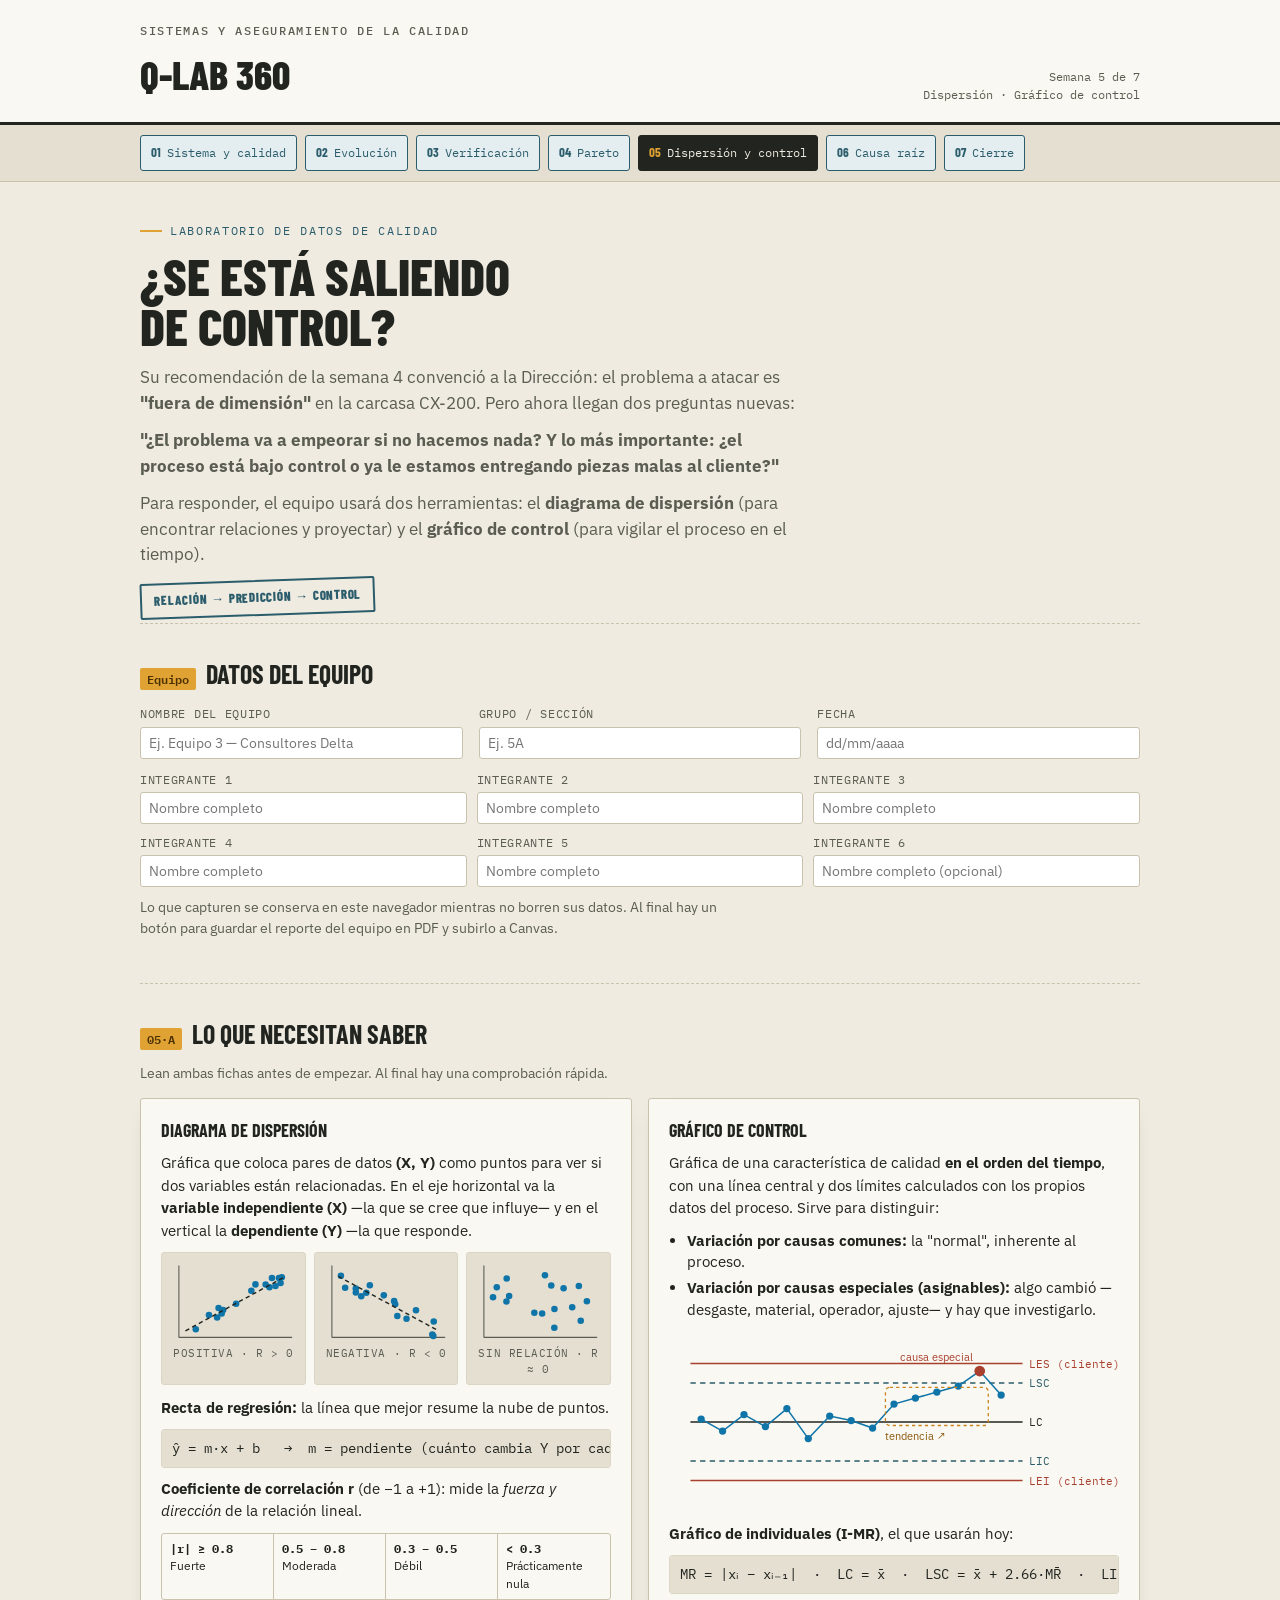
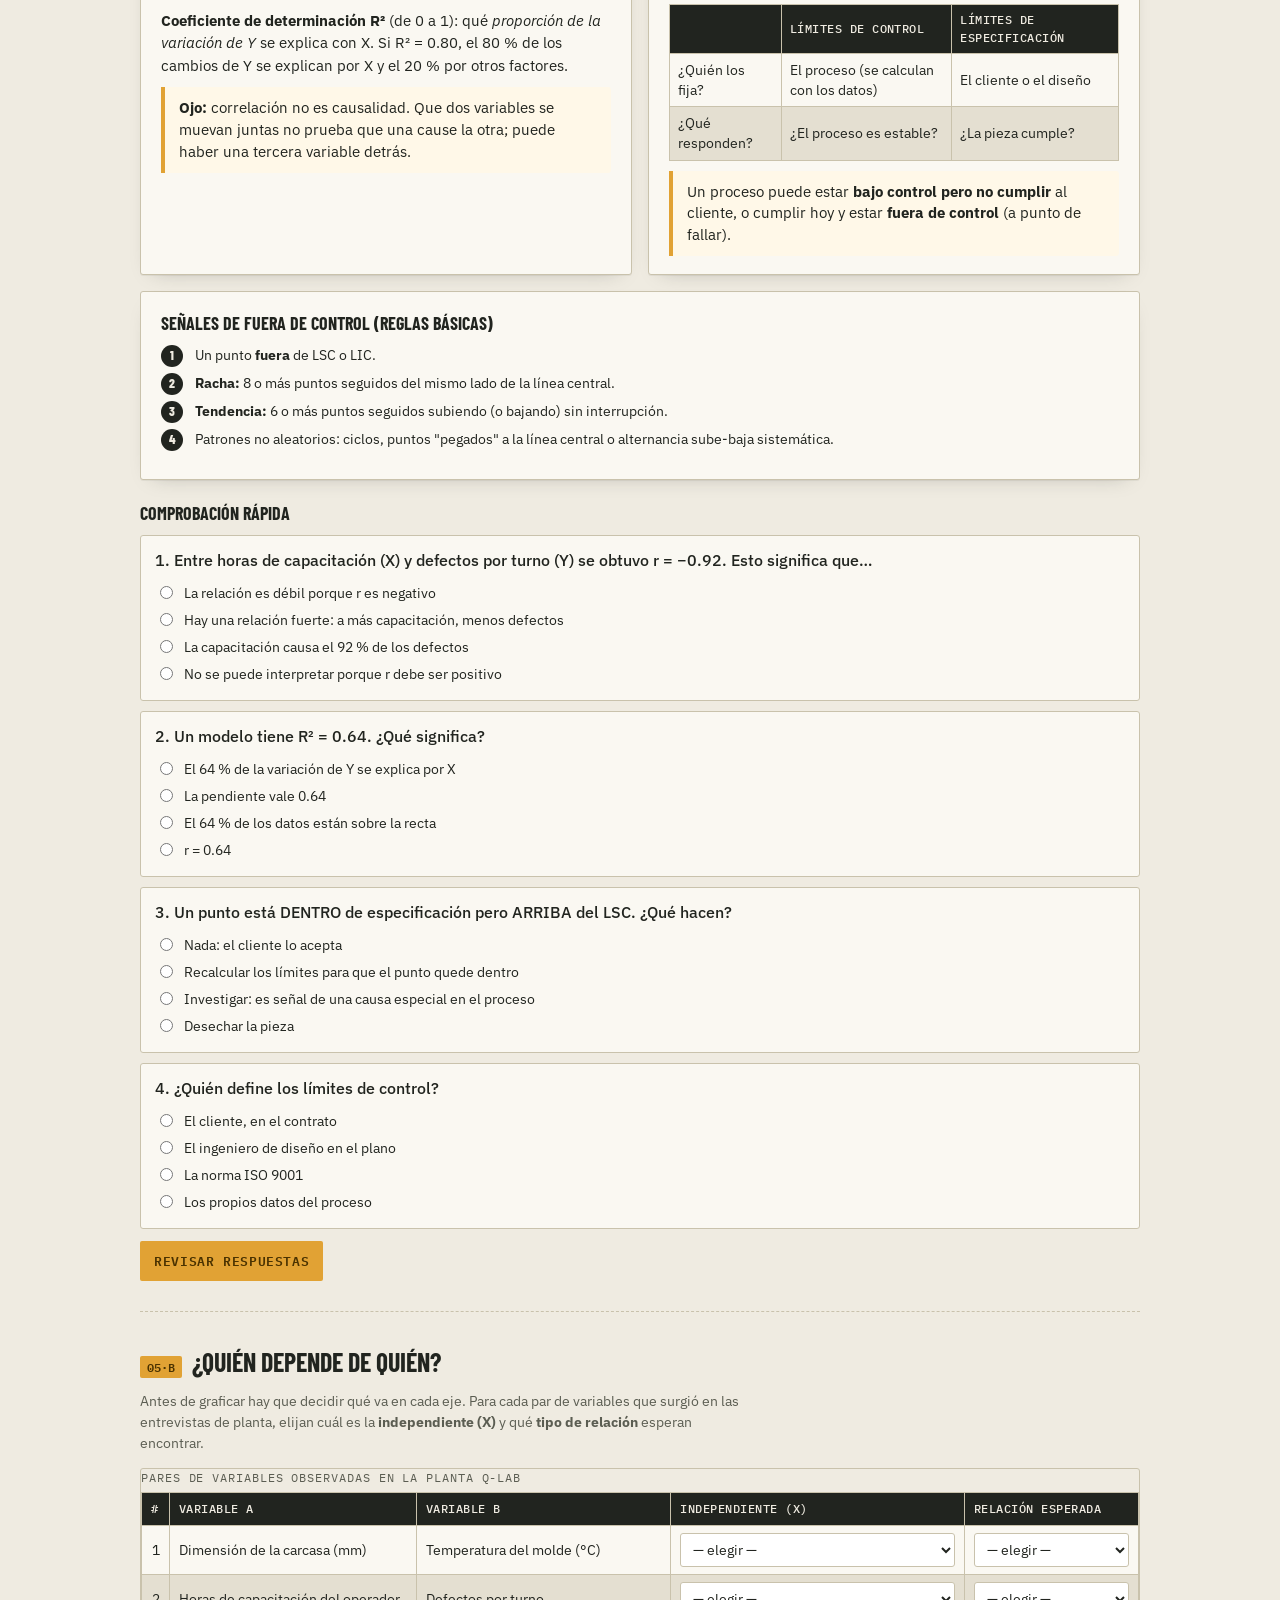
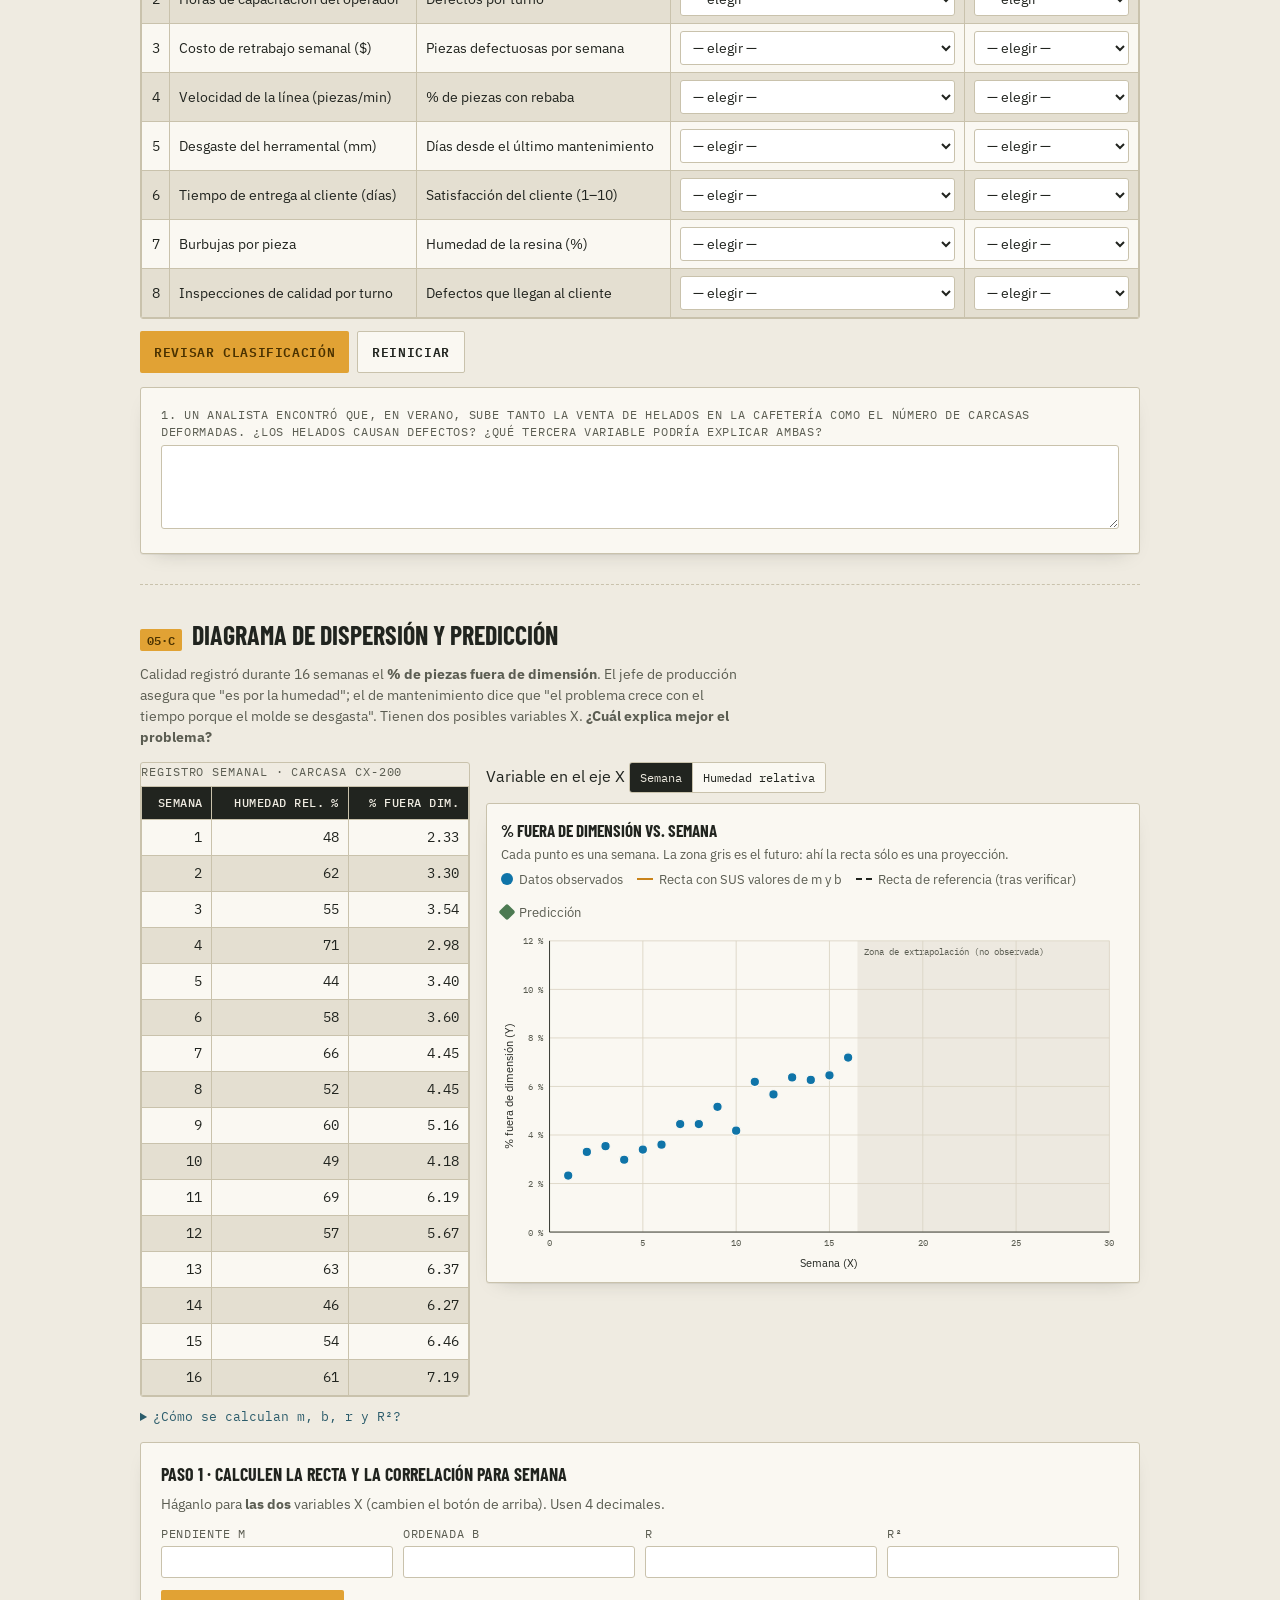
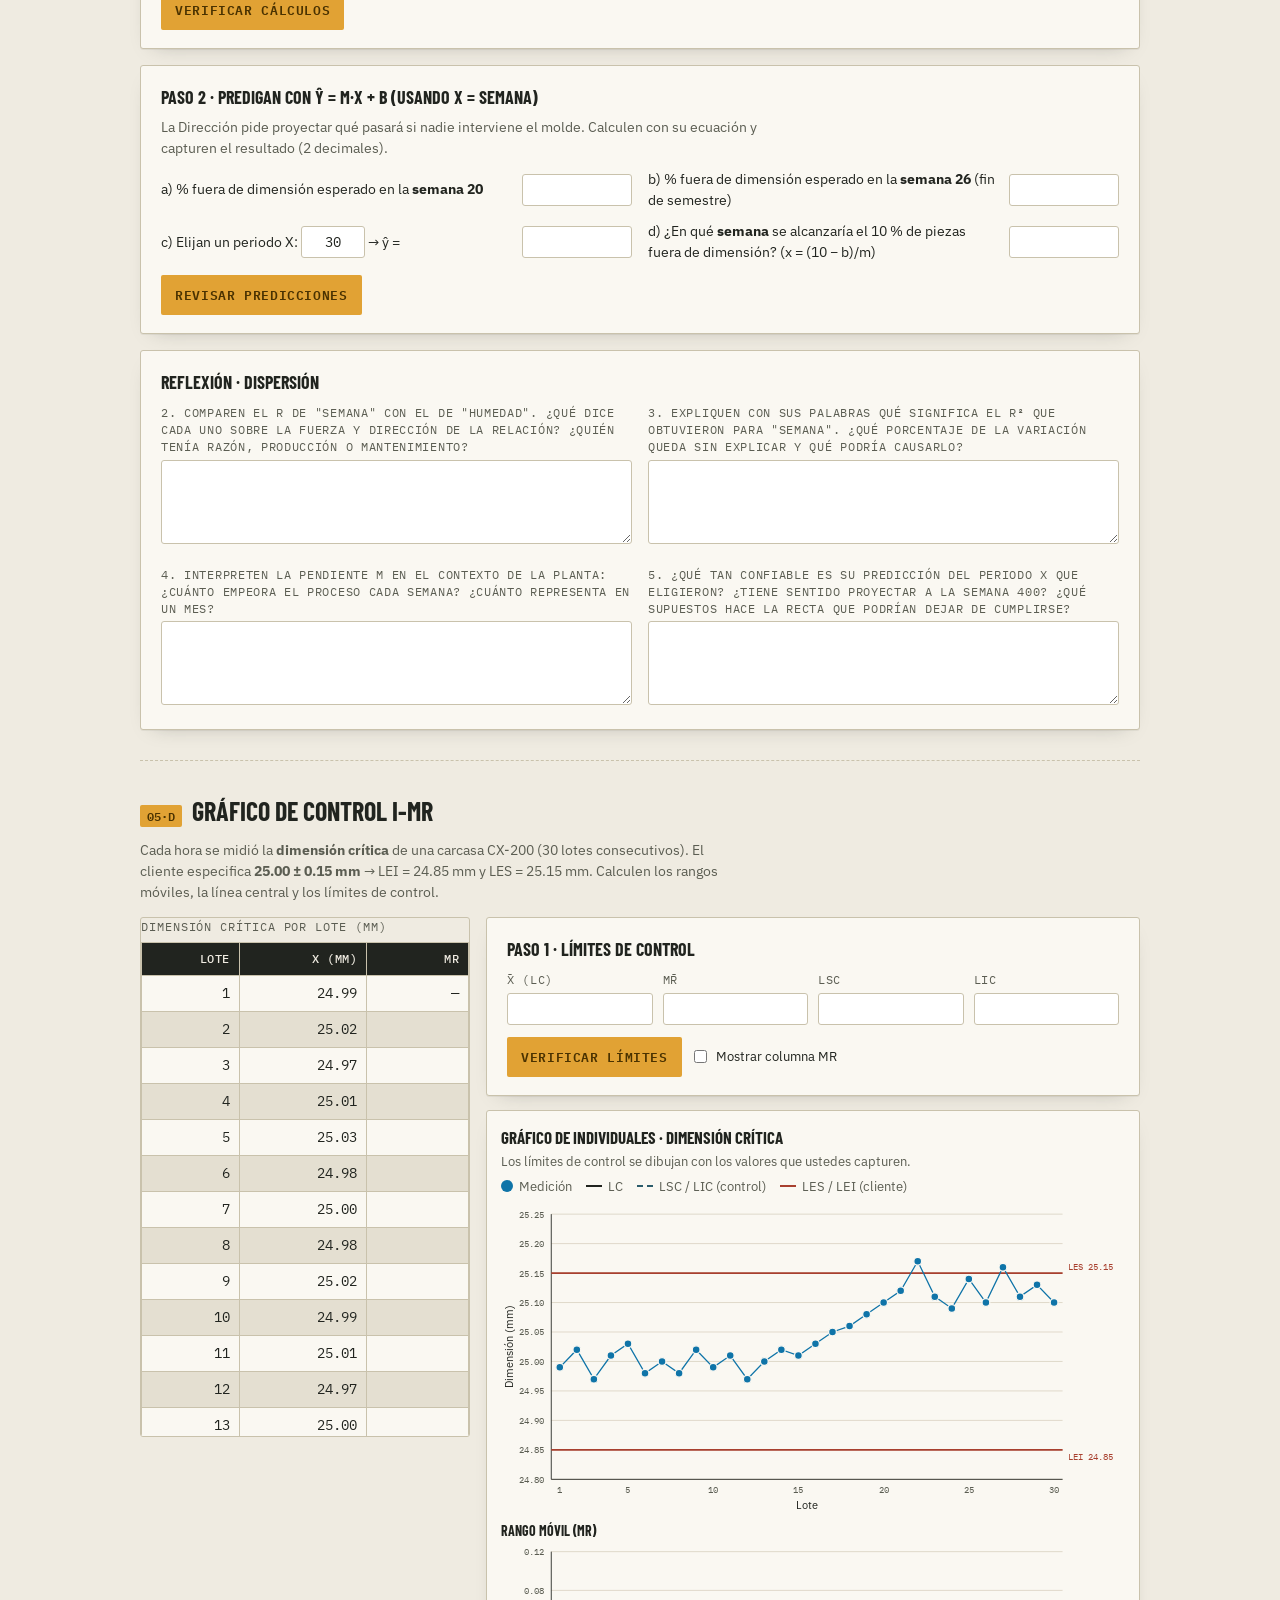
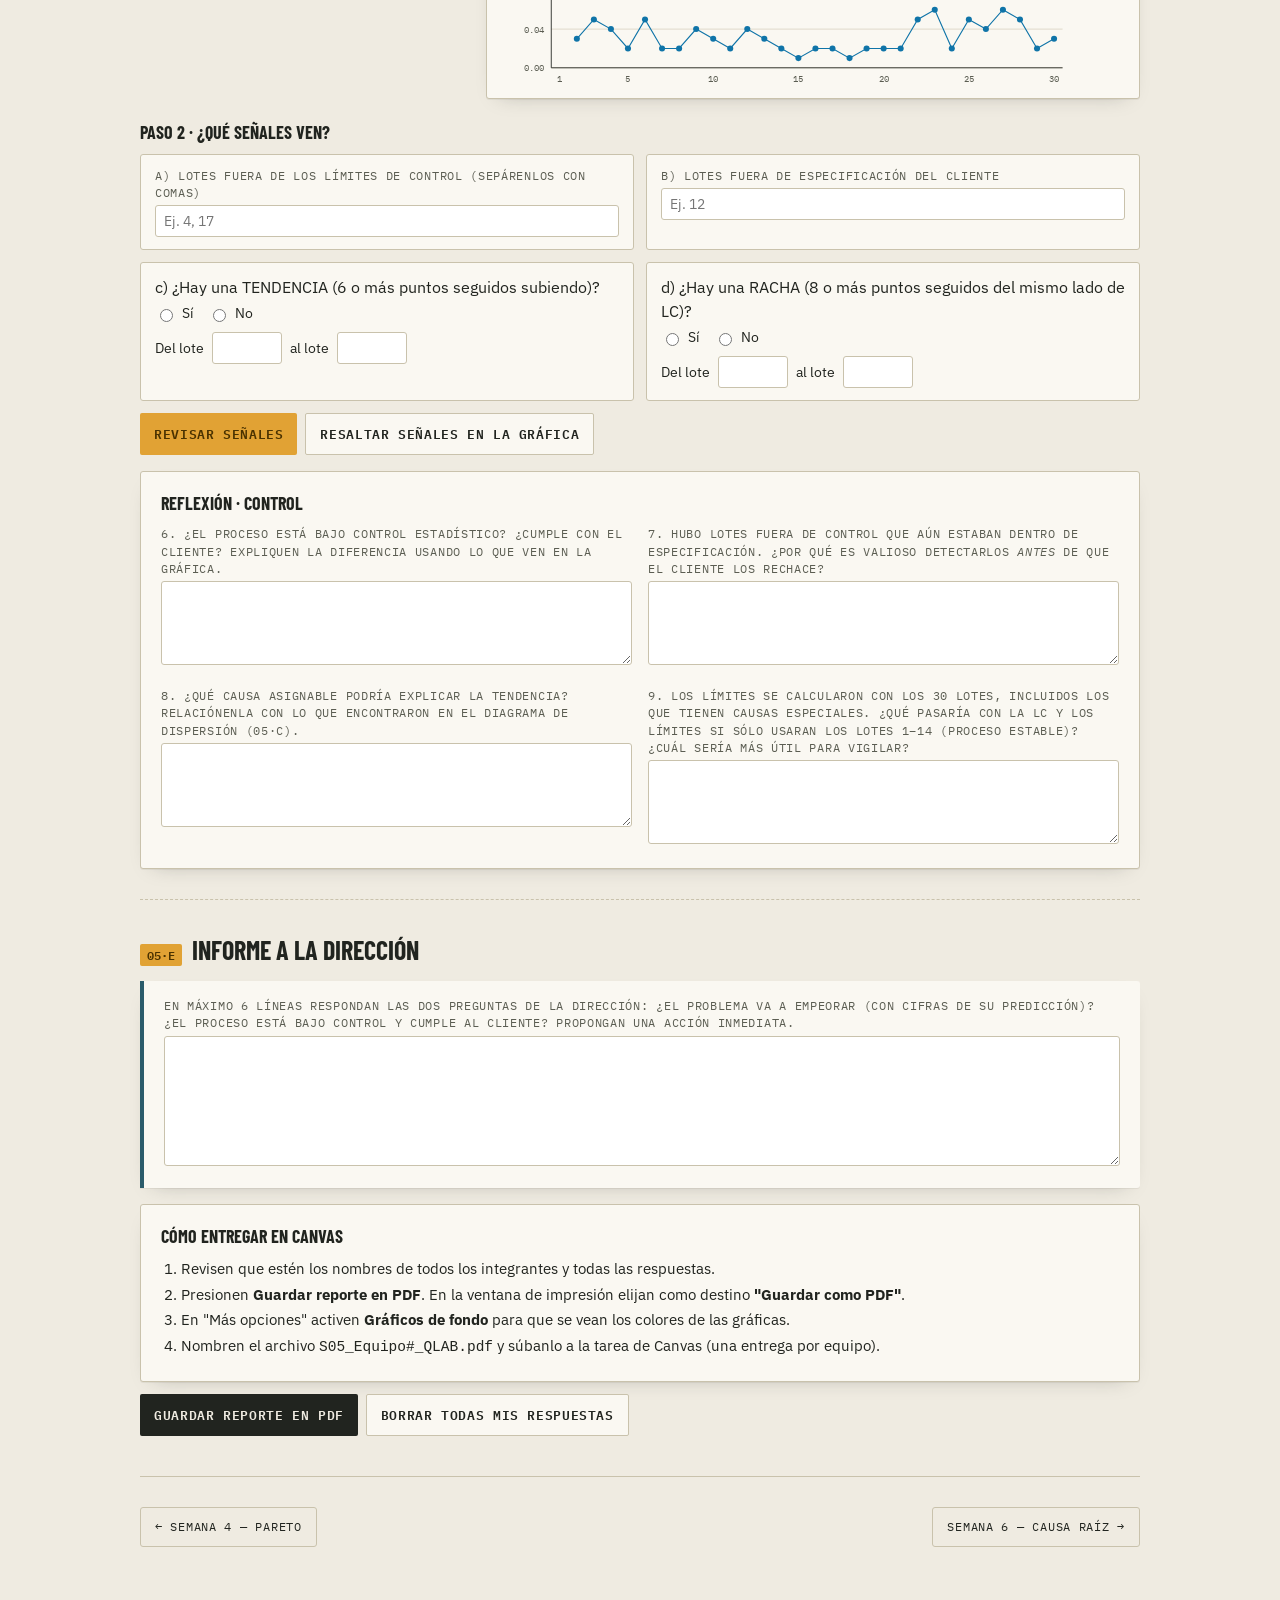
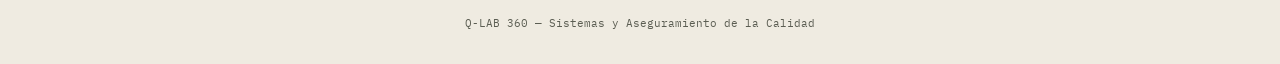
<file: semana-05.html>
<!DOCTYPE html>
<html lang="es">
<head>
<meta charset="UTF-8">
<meta name="viewport" content="width=device-width, initial-scale=1.0">
<title>Semana 5 — Q-LAB 360</title>
<link rel="preconnect" href="https://fonts.googleapis.com">
<link href="https://fonts.googleapis.com/css2?family=Barlow+Condensed:wght@500;600;700;800&family=IBM+Plex+Sans:wght@400;500;600&family=IBM+Plex+Mono:wght@400;500&display=swap" rel="stylesheet">
<style>
/* ============================================================
   Q-LAB 360 — Semana 5 (autocontenida: funciona sola o dentro
   de la carpeta del sitio junto a assets/style.css)
   ============================================================ */
:root{
  --paper:#EFEBE1; --paper-alt:#E4DFD1; --card:#FAF8F2; --ink:#21241F; --ink-soft:#5B5D52;
  --line:#C9C2AC; --line-soft:#DBD5C4;
  --tag-yellow:#E1A234; --tag-yellow-ink:#4A3200;
  --stamp-blue:#2B5C6B; --stamp-blue-soft:#E4EEF0;
  --stamp-red:#A8402F; --stamp-red-soft:#F5E4E0;
  --stamp-green:#4C7A52; --stamp-green-soft:#E7EFE4;
  /* series de datos (paleta validada para daltonismo) */
  --s-mat:#0F74A8; --s-ves:#C9831A; --s-noc:#B83A2A;
  --bar-vital:#0F74A8; --bar-trivial:#B9B3A0; --cum:#21241F;
  --radius:3px; --shadow:0 1px 0 rgba(33,36,31,.06),0 8px 20px -14px rgba(33,36,31,.35);
  --display:'Barlow Condensed','Arial Narrow',sans-serif;
  --body:'IBM Plex Sans',-apple-system,Segoe UI,sans-serif;
  --mono:'IBM Plex Mono',ui-monospace,SFMono-Regular,monospace;
}
*{box-sizing:border-box}
html{scroll-behavior:smooth}
@media (prefers-reduced-motion:reduce){html{scroll-behavior:auto}*{transition-duration:.001ms!important}}
body{margin:0;background:var(--paper);color:var(--ink);font-family:var(--body);line-height:1.5;-webkit-font-smoothing:antialiased}
a{color:var(--stamp-blue)}
a:focus-visible,button:focus-visible,input:focus-visible,select:focus-visible,textarea:focus-visible{outline:3px solid var(--tag-yellow);outline-offset:2px}
.wrap{max-width:1040px;margin:0 auto;padding:0 20px}

.masthead{border-bottom:3px solid var(--ink);background:var(--card)}
.masthead-inner{max-width:1040px;margin:0 auto;padding:22px 20px 18px;display:flex;align-items:flex-end;justify-content:space-between;gap:16px;flex-wrap:wrap}
.masthead-title{font-family:var(--display);font-weight:800;font-size:clamp(28px,4vw,40px);margin:0;text-transform:uppercase}
.masthead-title small{display:block;font-family:var(--mono);font-size:12px;letter-spacing:.14em;color:var(--ink-soft);font-weight:500;margin-bottom:4px}
.masthead-meta{font-family:var(--mono);font-size:12px;color:var(--ink-soft);text-align:right}

.rail{background:var(--paper-alt);border-bottom:1px solid var(--line);overflow-x:auto}
.rail-inner{max-width:1040px;margin:0 auto;padding:10px 20px;display:flex;gap:8px}
.tag{flex:0 0 auto;font-family:var(--mono);font-size:12px;display:flex;align-items:center;gap:6px;padding:7px 10px;border:1px solid var(--line);border-radius:var(--radius);background:var(--card);color:var(--ink-soft);text-decoration:none;white-space:nowrap}
.tag b{font-family:var(--display);font-weight:700;font-size:13px;color:var(--ink)}
.tag.is-open{border-color:var(--stamp-blue);background:var(--stamp-blue-soft);color:var(--stamp-blue)}
.tag.is-open b{color:var(--stamp-blue)}
.tag.is-current{background:var(--ink);border-color:var(--ink);color:var(--paper)}
.tag.is-current b{color:var(--tag-yellow)}
.tag.is-locked{opacity:.55}

.hero{padding:40px 0 8px}
.eyebrow{font-family:var(--mono);font-size:12px;letter-spacing:.14em;text-transform:uppercase;color:var(--stamp-blue);display:flex;align-items:center;gap:8px;margin-bottom:10px}
.eyebrow::before{content:"";width:22px;height:2px;background:var(--tag-yellow)}
h1.h-lg{font-family:var(--display);font-weight:800;text-transform:uppercase;font-size:clamp(30px,5vw,52px);line-height:.98;margin:0 0 14px}
.lede{font-size:17px;color:var(--ink-soft);max-width:66ch;margin:0 0 12px}
.stamp{display:inline-flex;align-items:center;gap:6px;font-family:var(--display);font-weight:800;letter-spacing:.06em;text-transform:uppercase;font-size:13px;padding:6px 12px;border:2.5px solid currentColor;border-radius:2px;transform:rotate(-2deg);color:var(--stamp-blue)}

section.block{padding:30px 0;border-top:1px dashed var(--line)}
.block-head{display:flex;align-items:baseline;gap:10px;margin-bottom:12px;flex-wrap:wrap}
.block-num{font-family:var(--mono);color:var(--tag-yellow-ink);background:var(--tag-yellow);padding:2px 7px;font-size:12px;border-radius:2px;font-weight:600}
h2.h-md{font-family:var(--display);font-weight:700;text-transform:uppercase;font-size:26px;margin:0}
h3.h-sm{font-family:var(--display);font-weight:700;text-transform:uppercase;font-size:18px;margin:0 0 8px}
.hint{color:var(--ink-soft);font-size:14px;margin:-2px 0 14px;max-width:75ch}
.card{background:var(--card);border:1px solid var(--line);border-radius:var(--radius);padding:18px 20px;box-shadow:var(--shadow)}
.memo{background:var(--card);border-left:4px solid var(--stamp-blue);padding:16px 20px;font-size:15.5px;box-shadow:var(--shadow);border-radius:0 var(--radius) var(--radius) 0}
.memo p{margin:0 0 10px}.memo p:last-child{margin:0}
.grid2{display:grid;grid-template-columns:1fr 1fr;gap:16px}
.tool{display:grid;grid-template-columns:330px 1fr;gap:16px;align-items:start}

table{width:100%;border-collapse:collapse;font-size:14px;background:var(--card)}
caption{text-align:left;font-family:var(--mono);font-size:11.5px;letter-spacing:.08em;text-transform:uppercase;color:var(--ink-soft);padding-bottom:6px}
th,td{border:1px solid var(--line);padding:7px 9px;text-align:left}
thead th{background:var(--ink);color:var(--paper);font-family:var(--mono);font-weight:500;font-size:12px;text-transform:uppercase;letter-spacing:.04em}
tbody tr:nth-child(even){background:var(--paper-alt)}
td.num,th.num{font-family:var(--mono);text-align:right}
tfoot td{font-family:var(--mono);font-weight:600;background:var(--paper-alt)}
.table-scroll{overflow-x:auto;border:1px solid var(--line);border-radius:var(--radius)}

/* marcas de conteo */
.tally{font-family:var(--mono);letter-spacing:1px;white-space:nowrap;color:var(--ink)}
.t5{position:relative;display:inline-block;margin-right:7px}
.t5::after{content:"";position:absolute;left:-2px;right:-2px;top:50%;height:1.6px;background:var(--stamp-red);transform:rotate(-24deg)}

input[type=number],input[type=text],select,textarea{font-family:var(--body);font-size:14px;border:1.5px solid var(--line);border-radius:var(--radius);background:#fff;padding:6px 8px;color:var(--ink);width:100%}
input.tot{width:76px;text-align:right;font-family:var(--mono)}
input.ok{border-color:var(--stamp-green);background:var(--stamp-green-soft)}
input.bad{border-color:var(--stamp-red);background:var(--stamp-red-soft)}
textarea{min-height:84px;resize:vertical;line-height:1.45}
label.lbl{display:block;font-family:var(--mono);font-size:11.5px;text-transform:uppercase;letter-spacing:.06em;color:var(--ink-soft);margin:0 0 4px}

.btn{font-family:var(--mono);font-size:12.5px;text-transform:uppercase;letter-spacing:.05em;background:var(--tag-yellow);color:var(--tag-yellow-ink);border:none;padding:9px 14px;border-radius:2px;font-weight:600;cursor:pointer;display:inline-block;text-decoration:none}
.btn.sec{background:var(--card);color:var(--ink);border:1.5px solid var(--line)}
.btn.sec:hover{border-color:var(--stamp-blue);color:var(--stamp-blue)}
.btn.dark{background:var(--ink);color:var(--paper)}
.btnrow{display:flex;gap:8px;flex-wrap:wrap;margin-top:12px}
.feedback{margin-top:10px;font-size:14px;padding:10px 12px;border-radius:var(--radius);display:none}
.feedback.show{display:block}
.feedback.good{background:var(--stamp-green-soft);border:1px solid var(--stamp-green)}
.feedback.warn{background:var(--stamp-red-soft);border:1px solid var(--stamp-red)}

/* editor de pareto */
.prow{display:grid;grid-template-columns:1fr 78px 28px;gap:6px;margin-bottom:6px}
.prow input[type=number]{text-align:right;font-family:var(--mono)}
.xbtn{border:1px solid var(--line);background:var(--card);border-radius:var(--radius);cursor:pointer;color:var(--ink-soft);font-size:16px;line-height:1}
.xbtn:hover{color:var(--stamp-red);border-color:var(--stamp-red)}

/* gráficas */
.chart{background:var(--card);border:1px solid var(--line);border-radius:var(--radius);padding:14px 14px 8px;box-shadow:var(--shadow);position:relative;overflow:hidden}
.chart svg{display:block;width:100%;height:auto}
.chart-title{font-family:var(--display);font-weight:700;text-transform:uppercase;font-size:17px;margin:0 0 2px}
.chart-sub{font-size:12.5px;color:var(--ink-soft);margin:0 0 6px}
.legend{display:flex;gap:14px;flex-wrap:wrap;font-size:12.5px;color:var(--ink-soft);margin:4px 0 6px}
.legend span{display:inline-flex;align-items:center;gap:6px}
.sw{width:12px;height:12px;border-radius:2px;display:inline-block}
.sw.line{height:2px;width:16px;border-radius:0}
.sw.dash{height:0;width:16px;border-top:2px dashed var(--stamp-red);border-radius:0}
.axis text{font-family:var(--mono);font-size:10.5px;fill:var(--ink-soft)}
.grid line{stroke:var(--line-soft);stroke-width:1}
.tip{position:absolute;pointer-events:none;background:var(--ink);color:var(--paper);font-size:12.5px;padding:7px 9px;border-radius:3px;line-height:1.35;opacity:0;transition:opacity .1s;white-space:nowrap;z-index:5}
.tip b{color:var(--tag-yellow);font-weight:600}
.empty{fill:var(--ink-soft);font-family:var(--body);font-size:13px}

.stats{display:grid;grid-template-columns:repeat(4,1fr);gap:8px;margin-top:12px}
.stat{background:var(--card);border:1px solid var(--line);border-radius:var(--radius);padding:9px 11px}
.stat .k{font-family:var(--mono);font-size:10.5px;text-transform:uppercase;letter-spacing:.06em;color:var(--ink-soft)}
.stat .v{font-family:var(--display);font-weight:700;font-size:22px;line-height:1.1}
.stat.alert .v{color:var(--stamp-red)}

.controls{display:flex;gap:14px;flex-wrap:wrap;align-items:flex-end;margin-bottom:10px}
.controls>div{min-width:150px}
.seg{display:inline-flex;border:1.5px solid var(--line);border-radius:var(--radius);overflow:hidden;flex-wrap:wrap}
.seg button{font-family:var(--mono);font-size:12px;border:none;background:var(--card);padding:7px 10px;cursor:pointer;color:var(--ink);border-right:1px solid var(--line)}
.seg button:last-child{border-right:none}
.seg button[aria-pressed=true]{background:var(--ink);color:var(--paper)}
input[type=range]{width:100%;accent-color:var(--stamp-blue)}

.datagrid{display:grid;grid-template-columns:repeat(auto-fill,minmax(92px,1fr));gap:4px;font-family:var(--mono);font-size:12.5px}
.datagrid div{background:var(--card);border:1px solid var(--line-soft);padding:4px 6px;border-radius:2px;display:flex;justify-content:space-between;gap:4px}
.datagrid i{font-style:normal;font-weight:600}
details.raw{margin-top:12px}
details.raw summary{cursor:pointer;font-family:var(--mono);font-size:12.5px;color:var(--stamp-blue)}

/* ishikawa */
.clues{display:grid;grid-template-columns:repeat(auto-fill,minmax(300px,1fr));gap:10px}
.clue{background:var(--card);border:1px solid var(--line);border-radius:var(--radius);padding:12px 14px;font-size:14px;display:flex;flex-direction:column;gap:8px}
.clue .src{font-family:var(--mono);font-size:10.5px;text-transform:uppercase;letter-spacing:.08em;color:var(--stamp-blue)}
.clue p{margin:0}
.clue .sel{display:grid;grid-template-columns:1fr 1fr;gap:6px}
.clue.done{border-color:var(--stamp-blue);box-shadow:inset 3px 0 0 var(--stamp-blue)}
.clue.right{box-shadow:inset 3px 0 0 var(--stamp-green);border-color:var(--stamp-green)}
.clue.wrong{box-shadow:inset 3px 0 0 var(--stamp-red);border-color:var(--stamp-red)}
.clue .why{font-size:12.5px;color:var(--ink-soft);display:none;border-top:1px dashed var(--line);padding-top:6px}
.clue.right .why,.clue.wrong .why{display:block}
.own{display:grid;grid-template-columns:170px 1fr 150px auto;gap:8px;align-items:end}
.fish-wrap{overflow-x:auto;background:var(--card);border:1px solid var(--line);border-radius:var(--radius);box-shadow:var(--shadow);padding:8px}
.fish-wrap svg{min-width:820px;width:100%;height:auto;display:block}
.ownlist{list-style:none;padding:0;margin:10px 0 0;display:flex;flex-wrap:wrap;gap:6px}
.ownlist li{background:var(--card);border:1px solid var(--line);border-radius:20px;padding:3px 6px 3px 12px;font-size:13px;display:flex;align-items:center;gap:6px}
.ownlist li small{font-family:var(--mono);color:var(--stamp-blue)}

ol.steps{list-style:none;margin:0;padding:0;counter-reset:step;display:grid;gap:10px}
ol.steps li{counter-increment:step;display:grid;grid-template-columns:34px 1fr;gap:12px;align-items:start}
ol.steps li::before{content:counter(step);font-family:var(--display);font-weight:800;font-size:16px;width:34px;height:34px;border-radius:50%;border:2px solid var(--ink);display:flex;align-items:center;justify-content:center}
.timebadge{font-family:var(--mono);font-size:11.5px;color:var(--stamp-blue);margin-left:6px}

.cta{background:var(--ink);color:var(--paper);border-radius:var(--radius);padding:20px 22px;display:flex;justify-content:space-between;align-items:center;gap:16px;flex-wrap:wrap}
.cta h3{font-family:var(--display);text-transform:uppercase;font-weight:800;margin:0 0 4px;font-size:20px}
.cta p{margin:0;color:#C8C3B2;font-size:14px;max-width:56ch}
.pager{display:flex;justify-content:space-between;gap:10px;padding:30px 0 50px;border-top:1px solid var(--line);margin-top:10px;flex-wrap:wrap}
.pager a,.pager span{font-family:var(--mono);font-size:12px;text-transform:uppercase;letter-spacing:.06em;padding:10px 14px;border:1px solid var(--line);border-radius:var(--radius);text-decoration:none;color:var(--ink)}
.pager .is-disabled{opacity:.4}
footer.site{text-align:center;font-family:var(--mono);font-size:11px;color:var(--ink-soft);padding:18px 0 34px}

@media (max-width:860px){
  .tool,.grid2{grid-template-columns:1fr}
  .stats{grid-template-columns:repeat(2,1fr)}
  .own{grid-template-columns:1fr 1fr}
}
@media (max-width:620px){
  .wrap,.masthead-inner,.rail-inner{padding-left:16px;padding-right:16px}
  .masthead-inner{flex-direction:column;align-items:flex-start}
  .masthead-meta{text-align:left}
  .own{grid-template-columns:1fr}
  .clue .sel{grid-template-columns:1fr}
}
@media print{
  .rail,.btnrow,.btn,.pager,.no-print,details.raw,.tip,footer.site{display:none!important}
  body{background:#fff}
  section.block{break-inside:avoid-page;padding:14px 0}
  .card,.chart,.fish-wrap{box-shadow:none}
  .fish-wrap{overflow:visible}.fish-wrap svg{min-width:0}
  .print-only{display:block!important}
}
.print-only{display:none}

/* ============ Semana 5 — estilos adicionales ============ */
:root{ --s-ref:#21241F; --s-mine:#C9831A; --s-ctl:#2B5C6B; --s-spec:#A8402F; }
.theory>*,.tool>*,.grid2>*,.grid3>*,.signals>*{min-width:0}
.grid3{display:grid;grid-template-columns:repeat(3,1fr);gap:16px}
.members{display:grid;grid-template-columns:repeat(3,1fr);gap:10px;margin-top:12px}
.theory{display:grid;grid-template-columns:1fr 1fr;gap:16px}
.theory .card p{margin:0 0 10px;font-size:15px}
.theory .card ul{margin:0 0 10px;padding-left:18px;font-size:14.5px}
.theory .card li{margin-bottom:4px}
.formula{font-family:var(--mono);background:var(--paper-alt);border:1px solid var(--line-soft);border-radius:var(--radius);padding:8px 10px;font-size:13.5px;margin:6px 0 10px;overflow-x:auto;white-space:nowrap}
.thumbs{display:grid;grid-template-columns:repeat(3,1fr);gap:8px;margin:6px 0 12px}
.thumbs figure{margin:0;background:var(--paper-alt);border:1px solid var(--line-soft);border-radius:var(--radius);padding:6px;text-align:center}
.thumbs figcaption{font-family:var(--mono);font-size:10.5px;color:var(--ink-soft);text-transform:uppercase;letter-spacing:.05em}
.thumbs svg{width:100%;height:auto;display:block}
.rscale{display:grid;grid-template-columns:repeat(4,1fr);border:1px solid var(--line);border-radius:var(--radius);overflow:hidden;font-size:12px;margin:6px 0 10px}
.rscale div{padding:6px 8px;border-right:1px solid var(--line)}
.rscale div:last-child{border-right:none}
.rscale b{display:block;font-family:var(--mono);font-size:11.5px}
.keyidea{border-left:4px solid var(--tag-yellow);background:#FFF8E8;padding:10px 14px;font-size:14.5px;border-radius:0 var(--radius) var(--radius) 0;margin-top:10px}

.quiz{display:grid;gap:10px}
.q{background:var(--card);border:1px solid var(--line);border-radius:var(--radius);padding:12px 14px}
.q p{margin:0 0 8px;font-weight:500}
.q label{display:flex;gap:8px;align-items:flex-start;font-size:14px;padding:3px 0;cursor:pointer}
.q.right{border-color:var(--stamp-green);box-shadow:inset 3px 0 0 var(--stamp-green)}
.q.wrong{border-color:var(--stamp-red);box-shadow:inset 3px 0 0 var(--stamp-red)}
.q .why{display:none;font-size:13px;color:var(--ink-soft);border-top:1px dashed var(--line);margin-top:8px;padding-top:6px}
.q.right .why,.q.wrong .why{display:block}

.vars td{vertical-align:middle}
.vars select{min-width:150px}
.vars tr.right td:first-child{box-shadow:inset 4px 0 0 var(--stamp-green)}
.vars tr.wrong td:first-child{box-shadow:inset 4px 0 0 var(--stamp-red)}
.vars .vy{font-size:13px;color:var(--ink-soft)}

.calc{display:grid;grid-template-columns:repeat(4,1fr);gap:10px}
.calc input{font-family:var(--mono);text-align:right}
.pred{display:grid;grid-template-columns:1fr 1fr;gap:10px 16px}
.pred .row{display:grid;grid-template-columns:1fr 110px;gap:8px;align-items:center;font-size:14px}
.pred input{font-family:var(--mono);text-align:right}
.eq{font-family:var(--mono);font-size:15px;padding:8px 12px;background:var(--ink);color:var(--paper);border-radius:var(--radius);display:inline-block;margin-top:8px}
.eq b{color:var(--tag-yellow);font-weight:500}

.signals{display:grid;grid-template-columns:1fr 1fr;gap:12px}
.signals .item{background:var(--card);border:1px solid var(--line);border-radius:var(--radius);padding:12px 14px}
.signals .item.right{border-color:var(--stamp-green);box-shadow:inset 3px 0 0 var(--stamp-green)}
.signals .item.wrong{border-color:var(--stamp-red);box-shadow:inset 3px 0 0 var(--stamp-red)}
.signals .inline{display:flex;gap:8px;align-items:center;flex-wrap:wrap;font-size:14px}
.signals .inline input{width:70px;font-family:var(--mono);text-align:right}
.radio-row{display:flex;gap:14px;font-size:14px;margin:4px 0 8px}
.radio-row label{display:flex;gap:6px;align-items:center;cursor:pointer}
.rules{counter-reset:r;list-style:none;padding:0;margin:0 0 10px}
.rules li{counter-increment:r;display:grid;grid-template-columns:26px 1fr;gap:8px;font-size:14px;margin-bottom:6px}
.rules li::before{content:counter(r);font-family:var(--display);font-weight:800;width:22px;height:22px;border-radius:50%;background:var(--ink);color:var(--paper);display:flex;align-items:center;justify-content:center;font-size:13px}
.compare{width:100%;font-size:13.5px}
.compare td,.compare th{padding:6px 8px}

.deliver ol{margin:0;padding-left:20px;font-size:14.5px}
.deliver li{margin-bottom:4px}
.print-head{display:none}

@media (max-width:860px){
  .theory,.signals,.pred,.grid3{grid-template-columns:1fr}
  .members{grid-template-columns:1fr 1fr}
  .calc{grid-template-columns:1fr 1fr}
}
@media (max-width:620px){
  .members{grid-template-columns:1fr}
  .rscale{grid-template-columns:1fr 1fr}
  .rscale div:nth-child(2){border-right:none}
  .rscale div:nth-child(-n+2){border-bottom:1px solid var(--line)}
}
@media print{
  @page{size:letter;margin:14mm 12mm}
  html,body{font-size:12px}
  .masthead{border-bottom-width:2px}
  .hero{padding-top:10px}
  .lede{font-size:14px}
  section.block{break-inside:auto}
  .card,.chart,.q,.signals .item,.memo,table,.calc,.pred{break-inside:avoid}
  textarea{border:1px solid var(--line);overflow:visible;resize:none}
  input,select{border:1px solid var(--line)}
  .signals,.pred{grid-template-columns:1fr 1fr}
  #dispTable th,#dispTable td,#ctlTable th,#ctlTable td{padding:2px 6px;font-size:10.5px}
  .tool{grid-template-columns:1fr}
  .formula{white-space:normal}
  .chart{break-inside:avoid}
  .members{grid-template-columns:repeat(3,1fr)}
  .table-scroll{max-height:none!important;overflow:visible!important}
  .mrv{visibility:visible!important}
  .print-head{display:block;font-family:var(--mono);font-size:10.5px;color:var(--ink-soft);margin-top:6px}
  *{-webkit-print-color-adjust:exact;print-color-adjust:exact}
}
</style>
</head>
<body>

<header class="masthead">
  <div class="masthead-inner">
    <h1 class="masthead-title"><small>Sistemas y Aseguramiento de la Calidad</small><a href="index.html" style="color:inherit;text-decoration:none;">Q-LAB 360</a></h1>
    <div class="masthead-meta">Semana 5 de 7<br>Dispersión · Gráfico de control</div>
  </div>
</header>

<nav class="rail" aria-label="Semanas del curso">
  <div class="rail-inner">
    <a href="semana-01.html" class="tag is-open"><b>01</b> Sistema y calidad</a>
    <a href="semana-02.html" class="tag is-open"><b>02</b> Evolución</a>
    <a href="semana-03.html" class="tag is-open"><b>03</b> Verificación</a>
    <a href="semana-04.html" class="tag is-open"><b>04</b> Pareto</a>
    <a href="semana-05.html" class="tag is-current"><b>05</b> Dispersión y control</a>
    <a href="semana-06.html" class="tag is-open"><b>06</b> Causa raíz</a>
    <a href="semana-07.html" class="tag is-open"><b>07</b> Cierre</a>
  </div>
</nav>

<main class="wrap">

  <!-- ================= HERO ================= -->
  <section class="hero">
    <div class="eyebrow">Laboratorio de datos de calidad</div>
    <h1 class="h-lg">¿Se está saliendo<br>de control?</h1>
    <p class="lede">Su recomendación de la semana 4 convenció a la Dirección: el problema a atacar es
    <strong>"fuera de dimensión"</strong> en la carcasa CX-200. Pero ahora llegan dos preguntas nuevas:</p>
    <p class="lede"><strong>"¿El problema va a empeorar si no hacemos nada? Y lo más importante: ¿el proceso
    está bajo control o ya le estamos entregando piezas malas al cliente?"</strong></p>
    <p class="lede">Para responder, el equipo usará dos herramientas: el <strong>diagrama de dispersión</strong>
    (para encontrar relaciones y proyectar) y el <strong>gráfico de control</strong> (para vigilar el proceso en el tiempo).</p>
    <span class="stamp">Relación → Predicción → Control</span>
  </section>

  <!-- ================= EQUIPO ================= -->
  <section class="block" id="equipo">
    <div class="block-head"><span class="block-num">Equipo</span><h2 class="h-md">Datos del equipo</h2></div>
    <div class="grid3">
      <div><label class="lbl" for="team">Nombre del equipo</label><input type="text" id="team" data-save placeholder="Ej. Equipo 3 — Consultores Delta"></div>
      <div><label class="lbl" for="group">Grupo / sección</label><input type="text" id="group" data-save placeholder="Ej. 5A"></div>
      <div><label class="lbl" for="date">Fecha</label><input type="text" id="date" data-save placeholder="dd/mm/aaaa"></div>
    </div>
    <div class="members">
      <div><label class="lbl" for="m1">Integrante 1</label><input type="text" id="m1" data-save placeholder="Nombre completo"></div>
      <div><label class="lbl" for="m2">Integrante 2</label><input type="text" id="m2" data-save placeholder="Nombre completo"></div>
      <div><label class="lbl" for="m3">Integrante 3</label><input type="text" id="m3" data-save placeholder="Nombre completo"></div>
      <div><label class="lbl" for="m4">Integrante 4</label><input type="text" id="m4" data-save placeholder="Nombre completo"></div>
      <div><label class="lbl" for="m5">Integrante 5</label><input type="text" id="m5" data-save placeholder="Nombre completo"></div>
      <div><label class="lbl" for="m6">Integrante 6</label><input type="text" id="m6" data-save placeholder="Nombre completo (opcional)"></div>
    </div>
    <p class="hint no-print" style="margin-top:10px">Lo que capturen se conserva en este navegador mientras no borren sus datos. Al final hay un botón para guardar el reporte del equipo en PDF y subirlo a Canvas.</p>
  </section>

  <!-- ================= 05·A CONOCIMIENTOS ================= -->
  <section class="block" id="teoria">
    <div class="block-head"><span class="block-num">05·A</span><h2 class="h-md">Lo que necesitan saber</h2></div>
    <p class="hint">Lean ambas fichas antes de empezar. Al final hay una comprobación rápida.</p>

    <div class="theory">
      <div class="card">
        <h3 class="h-sm">Diagrama de dispersión</h3>
        <p>Gráfica que coloca pares de datos <strong>(X, Y)</strong> como puntos para ver si dos variables
        están relacionadas. En el eje horizontal va la <strong>variable independiente (X)</strong> —la que
        se cree que influye— y en el vertical la <strong>dependiente (Y)</strong> —la que responde.</p>
        <div class="thumbs" id="thumbs"></div>
        <p><strong>Recta de regresión:</strong> la línea que mejor resume la nube de puntos.</p>
        <div class="formula">ŷ = m·x + b &nbsp;&nbsp;→&nbsp; m = pendiente (cuánto cambia Y por cada unidad de X), b = ordenada al origen (Y cuando X = 0)</div>
        <p><strong>Coeficiente de correlación r</strong> (de −1 a +1): mide la <em>fuerza y dirección</em> de la relación lineal.</p>
        <div class="rscale">
          <div><b>|r| ≥ 0.8</b>Fuerte</div>
          <div><b>0.5 – 0.8</b>Moderada</div>
          <div><b>0.3 – 0.5</b>Débil</div>
          <div><b>&lt; 0.3</b>Prácticamente nula</div>
        </div>
        <p><strong>Coeficiente de determinación R²</strong> (de 0 a 1): qué <em>proporción de la variación de Y</em>
        se explica con X. Si R² = 0.80, el 80 % de los cambios de Y se explican por X y el 20 % por otros factores.</p>
        <div class="keyidea"><strong>Ojo:</strong> correlación no es causalidad. Que dos variables se muevan juntas no prueba que una cause la otra; puede haber una tercera variable detrás.</div>
      </div>

      <div class="card">
        <h3 class="h-sm">Gráfico de control</h3>
        <p>Gráfica de una característica de calidad <strong>en el orden del tiempo</strong>, con una línea
        central y dos límites calculados con los propios datos del proceso. Sirve para distinguir:</p>
        <ul>
          <li><strong>Variación por causas comunes:</strong> la "normal", inherente al proceso.</li>
          <li><strong>Variación por causas especiales (asignables):</strong> algo cambió —desgaste, material, operador, ajuste— y hay que investigarlo.</li>
        </ul>
        <svg viewBox="0 0 420 170" role="img" aria-label="Esquema de gráfico de control con límites de control y de especificación" id="ctlSchema" style="width:100%;height:auto;display:block;margin:4px 0 10px"></svg>
        <p><strong>Gráfico de individuales (I-MR)</strong>, el que usarán hoy:</p>
        <div class="formula">MR = |xᵢ − xᵢ₋₁| &nbsp;·&nbsp; LC = x̄ &nbsp;·&nbsp; LSC = x̄ + 2.66·MR̄ &nbsp;·&nbsp; LIC = x̄ − 2.66·MR̄</div>
        <table class="compare">
          <thead><tr><th></th><th>Límites de control</th><th>Límites de especificación</th></tr></thead>
          <tbody>
            <tr><td>¿Quién los fija?</td><td>El proceso (se calculan con los datos)</td><td>El cliente o el diseño</td></tr>
            <tr><td>¿Qué responden?</td><td>¿El proceso es estable?</td><td>¿La pieza cumple?</td></tr>
          </tbody>
        </table>
        <div class="keyidea">Un proceso puede estar <strong>bajo control pero no cumplir</strong> al cliente, o cumplir hoy y estar <strong>fuera de control</strong> (a punto de fallar).</div>
      </div>
    </div>

    <div class="card" style="margin-top:16px">
      <h3 class="h-sm">Señales de fuera de control (reglas básicas)</h3>
      <ol class="rules">
        <li><span>Un punto <strong>fuera</strong> de LSC o LIC.</span></li>
        <li><span><strong>Racha:</strong> 8 o más puntos seguidos del mismo lado de la línea central.</span></li>
        <li><span><strong>Tendencia:</strong> 6 o más puntos seguidos subiendo (o bajando) sin interrupción.</span></li>
        <li><span>Patrones no aleatorios: ciclos, puntos "pegados" a la línea central o alternancia sube-baja sistemática.</span></li>
      </ol>
    </div>

    <h3 class="h-sm" style="margin-top:20px">Comprobación rápida</h3>
    <div class="quiz" id="quiz"></div>
    <div class="btnrow"><button class="btn" id="quizCheck">Revisar respuestas</button></div>
    <div class="feedback" id="quizFb" role="status"></div>
  </section>

  <!-- ================= 05·B VARIABLES ================= -->
  <section class="block" id="variables">
    <div class="block-head"><span class="block-num">05·B</span><h2 class="h-md">¿Quién depende de quién?</h2></div>
    <p class="hint">Antes de graficar hay que decidir qué va en cada eje. Para cada par de variables que surgió en las entrevistas
    de planta, elijan cuál es la <strong>independiente (X)</strong> y qué <strong>tipo de relación</strong> esperan encontrar.</p>
    <div class="table-scroll">
      <table class="vars" id="varsTable">
        <caption>Pares de variables observadas en la planta Q-LAB</caption>
        <thead><tr><th>#</th><th>Variable A</th><th>Variable B</th><th>Independiente (X)</th><th>Relación esperada</th></tr></thead>
        <tbody></tbody>
      </table>
    </div>
    <div class="btnrow"><button class="btn" id="varsCheck">Revisar clasificación</button><button class="btn sec" id="varsReset">Reiniciar</button></div>
    <div class="feedback" id="varsFb" role="status"></div>
    <div class="card" style="margin-top:14px">
      <label class="lbl" for="vQ1">1. Un analista encontró que, en verano, sube tanto la venta de helados en la cafetería como el número de carcasas deformadas. ¿Los helados causan defectos? ¿Qué tercera variable podría explicar ambas?</label>
      <textarea id="vQ1" data-save></textarea>
    </div>
  </section>

  <!-- ================= 05·C DISPERSIÓN ================= -->
  <section class="block" id="dispersion">
    <div class="block-head"><span class="block-num">05·C</span><h2 class="h-md">Diagrama de dispersión y predicción</h2></div>
    <p class="hint">Calidad registró durante 16 semanas el <strong>% de piezas fuera de dimensión</strong>. El jefe de producción
    asegura que "es por la humedad"; el de mantenimiento dice que "el problema crece con el tiempo porque el molde se desgasta".
    Tienen dos posibles variables X. <strong>¿Cuál explica mejor el problema?</strong></p>

    <div class="tool">
      <div>
        <div class="table-scroll">
          <table id="dispTable">
            <caption>Registro semanal · carcasa CX-200</caption>
            <thead><tr><th class="num">Semana</th><th class="num">Humedad rel. %</th><th class="num">% fuera dim.</th></tr></thead>
            <tbody></tbody>
          </table>
        </div>
        <details class="raw no-print" style="margin-top:10px">
          <summary>¿Cómo se calculan m, b, r y R²?</summary>
          <div style="font-size:13.5px;margin-top:8px">
            <p style="margin:0 0 6px"><strong>En Excel</strong> (Y = columna % fuera dim., X = la variable elegida):</p>
            <div class="formula">=PENDIENTE(Y; X) &nbsp; =INTERSECCION.EJE(Y; X)<br>=COEF.DE.CORREL(Y; X) &nbsp; =COEFICIENTE.R2(Y; X)</div>
            <p style="margin:0 0 6px"><strong>A mano</strong> (n = 16):</p>
            <div class="formula">m = [nΣxy − ΣxΣy] / [nΣx² − (Σx)²]<br>b = (Σy − mΣx) / n<br>r = [nΣxy − ΣxΣy] / √{[nΣx² − (Σx)²][nΣy² − (Σy)²]}</div>
            <div id="sums"></div>
          </div>
        </details>
      </div>

      <div>
        <div class="controls no-print">
          <div>
            <span class="lbl">Variable en el eje X</span>
            <div class="seg" role="group" aria-label="Variable independiente">
              <button type="button" data-x="sem" aria-pressed="true">Semana</button>
              <button type="button" data-x="hum" aria-pressed="false">Humedad relativa</button>
            </div>
          </div>
        </div>
        <div class="chart">
          <p class="chart-title" id="scTitle">% fuera de dimensión vs. semana</p>
          <p class="chart-sub" id="scSub">Cada punto es una semana.</p>
          <div class="legend">
            <span><i class="sw" style="background:var(--s-mat);border-radius:50%"></i>Datos observados</span>
            <span><i class="sw line" style="background:var(--s-mine)"></i>Recta con SUS valores de m y b</span>
            <span><i class="sw" style="height:0;width:16px;border-top:2px dashed var(--s-ref);border-radius:0"></i>Recta de referencia (tras verificar)</span>
            <span><i class="sw" style="background:var(--stamp-green);transform:rotate(45deg)"></i>Predicción</span>
          </div>
          <svg id="scatter" viewBox="0 0 720 400" role="img" aria-label="Diagrama de dispersión"></svg>
        </div>
      </div>
    </div>

    <div class="card" style="margin-top:16px">
      <h3 class="h-sm">Paso 1 · Calculen la recta y la correlación para <span id="calcVar">Semana</span></h3>
      <p class="hint" style="margin-bottom:10px">Háganlo para <strong>las dos</strong> variables X (cambien el botón de arriba). Usen 4 decimales.</p>
      <div class="calc">
        <div><label class="lbl" for="cm">Pendiente m</label><input type="number" step="any" id="cm"></div>
        <div><label class="lbl" for="cb">Ordenada b</label><input type="number" step="any" id="cb"></div>
        <div><label class="lbl" for="cr">r</label><input type="number" step="any" id="cr"></div>
        <div><label class="lbl" for="cr2">R²</label><input type="number" step="any" id="cr2"></div>
      </div>
      <div class="btnrow"><button class="btn" id="calcCheck">Verificar cálculos</button></div>
      <div class="feedback" id="calcFb" role="status"></div>
      <div id="eqBox"></div>
    </div>

    <div class="card" style="margin-top:16px">
      <h3 class="h-sm">Paso 2 · Predigan con ŷ = m·x + b (usando X = semana)</h3>
      <p class="hint" style="margin-bottom:10px">La Dirección pide proyectar qué pasará si nadie interviene el molde. Calculen con su ecuación y capturen el resultado (2 decimales).</p>
      <div class="pred">
        <div class="row"><label for="p20">a) % fuera de dimensión esperado en la <strong>semana 20</strong></label><input type="number" step="any" id="p20"></div>
        <div class="row"><label for="p26">b) % fuera de dimensión esperado en la <strong>semana 26</strong> (fin de semestre)</label><input type="number" step="any" id="p26"></div>
        <div class="row"><label for="pX">c) Elijan un periodo X: <input type="number" id="pXsem" min="17" max="60" value="30" style="width:64px;display:inline-block;font-family:var(--mono)"> → ŷ =</label><input type="number" step="any" id="pX"></div>
        <div class="row"><label for="p10">d) ¿En qué <strong>semana</strong> se alcanzaría el 10 % de piezas fuera de dimensión? (x = (10 − b)/m)</label><input type="number" step="any" id="p10"></div>
      </div>
      <div class="btnrow"><button class="btn" id="predCheck">Revisar predicciones</button></div>
      <div class="feedback" id="predFb" role="status"></div>
    </div>

    <div class="card" style="margin-top:16px">
      <h3 class="h-sm">Reflexión · dispersión</h3>
      <div class="grid2">
        <div><label class="lbl" for="dQ1">2. Comparen el r de "semana" con el de "humedad". ¿Qué dice cada uno sobre la fuerza y dirección de la relación? ¿Quién tenía razón, producción o mantenimiento?</label><textarea id="dQ1" data-save></textarea></div>
        <div><label class="lbl" for="dQ2">3. Expliquen con sus palabras qué significa el R² que obtuvieron para "semana". ¿Qué porcentaje de la variación queda sin explicar y qué podría causarlo?</label><textarea id="dQ2" data-save></textarea></div>
        <div><label class="lbl" for="dQ3">4. Interpreten la pendiente m en el contexto de la planta: ¿cuánto empeora el proceso cada semana? ¿Cuánto representa en un mes?</label><textarea id="dQ3" data-save></textarea></div>
        <div><label class="lbl" for="dQ4">5. ¿Qué tan confiable es su predicción del periodo X que eligieron? ¿Tiene sentido proyectar a la semana 400? ¿Qué supuestos hace la recta que podrían dejar de cumplirse?</label><textarea id="dQ4" data-save></textarea></div>
      </div>
    </div>
  </section>

  <!-- ================= 05·D CONTROL ================= -->
  <section class="block" id="control">
    <div class="block-head"><span class="block-num">05·D</span><h2 class="h-md">Gráfico de control I-MR</h2></div>
    <p class="hint">Cada hora se midió la <strong>dimensión crítica</strong> de una carcasa CX-200 (30 lotes consecutivos).
    El cliente especifica <strong>25.00 ± 0.15 mm</strong> → LEI = 24.85 mm y LES = 25.15 mm.
    Calculen los rangos móviles, la línea central y los límites de control.</p>

    <div class="tool">
      <div>
        <div class="table-scroll" style="max-height:520px;overflow-y:auto">
          <table id="ctlTable">
            <caption>Dimensión crítica por lote (mm)</caption>
            <thead><tr><th class="num">Lote</th><th class="num">x (mm)</th><th class="num">MR</th></tr></thead>
            <tbody></tbody>
          </table>
        </div>
      </div>
      <div>
        <div class="card" style="margin-bottom:14px">
          <h3 class="h-sm">Paso 1 · Límites de control</h3>
          <div class="calc">
            <div><label class="lbl" for="kx">x̄ (LC)</label><input type="number" step="any" id="kx"></div>
            <div><label class="lbl" for="kmr">MR̄</label><input type="number" step="any" id="kmr"></div>
            <div><label class="lbl" for="kucl">LSC</label><input type="number" step="any" id="kucl"></div>
            <div><label class="lbl" for="klcl">LIC</label><input type="number" step="any" id="klcl"></div>
          </div>
          <div class="btnrow no-print">
            <button class="btn" id="ctlCheck">Verificar límites</button>
            <label style="font-size:13px;display:flex;gap:6px;align-items:center"><input type="checkbox" id="showMR"> Mostrar columna MR</label>
          </div>
          <div class="feedback" id="ctlFb" role="status"></div>
        </div>
        <div class="chart">
          <p class="chart-title">Gráfico de individuales · dimensión crítica</p>
          <p class="chart-sub">Los límites de control se dibujan con los valores que ustedes capturen.</p>
          <div class="legend">
            <span><i class="sw" style="background:var(--s-mat);border-radius:50%"></i>Medición</span>
            <span><i class="sw line" style="background:var(--ink)"></i>LC</span>
            <span><i class="sw" style="height:0;width:16px;border-top:2px dashed var(--s-ctl);border-radius:0"></i>LSC / LIC (control)</span>
            <span><i class="sw line" style="background:var(--s-spec)"></i>LES / LEI (cliente)</span>
          </div>
          <svg id="ichart" viewBox="0 0 720 360" role="img" aria-label="Gráfico de control de individuales"></svg>
          <p class="chart-title" style="font-size:14px;margin-top:6px">Rango móvil (MR)</p>
          <svg id="mrchart" viewBox="0 0 720 170" role="img" aria-label="Gráfico de rangos móviles"></svg>
        </div>
      </div>
    </div>

    <h3 class="h-sm" style="margin-top:20px">Paso 2 · ¿Qué señales ven?</h3>
    <div class="signals" id="signals">
      <div class="item" id="sg1">
        <label class="lbl" for="sOutCtl">a) Lotes fuera de los límites de CONTROL (sepárenlos con comas)</label>
        <input type="text" id="sOutCtl" data-save placeholder="Ej. 4, 17">
      </div>
      <div class="item" id="sg2">
        <label class="lbl" for="sOutSpec">b) Lotes fuera de ESPECIFICACIÓN del cliente</label>
        <input type="text" id="sOutSpec" data-save placeholder="Ej. 12">
      </div>
      <div class="item" id="sg3">
        <span class="lbl">c) ¿Hay una TENDENCIA (6 o más puntos seguidos subiendo)?</span>
        <div class="radio-row"><label><input type="radio" name="sTrend" value="si"> Sí</label><label><input type="radio" name="sTrend" value="no"> No</label></div>
        <div class="inline">Del lote <input type="number" id="sTrA" data-save> al lote <input type="number" id="sTrB" data-save></div>
      </div>
      <div class="item" id="sg4">
        <span class="lbl">d) ¿Hay una RACHA (8 o más puntos seguidos del mismo lado de LC)?</span>
        <div class="radio-row"><label><input type="radio" name="sRun" value="si"> Sí</label><label><input type="radio" name="sRun" value="no"> No</label></div>
        <div class="inline">Del lote <input type="number" id="sRuA" data-save> al lote <input type="number" id="sRuB" data-save></div>
      </div>
    </div>
    <div class="btnrow no-print"><button class="btn" id="sigCheck">Revisar señales</button><button class="btn sec" id="sigShow">Resaltar señales en la gráfica</button></div>
    <div class="feedback" id="sigFb" role="status"></div>

    <div class="card" style="margin-top:16px">
      <h3 class="h-sm">Reflexión · control</h3>
      <div class="grid2">
        <div><label class="lbl" for="cQ1">6. ¿El proceso está bajo control estadístico? ¿Cumple con el cliente? Expliquen la diferencia usando lo que ven en la gráfica.</label><textarea id="cQ1" data-save></textarea></div>
        <div><label class="lbl" for="cQ2">7. Hubo lotes fuera de control que aún estaban dentro de especificación. ¿Por qué es valioso detectarlos <em>antes</em> de que el cliente los rechace?</label><textarea id="cQ2" data-save></textarea></div>
        <div><label class="lbl" for="cQ3">8. ¿Qué causa asignable podría explicar la tendencia? Relaciónenla con lo que encontraron en el diagrama de dispersión (05·C).</label><textarea id="cQ3" data-save></textarea></div>
        <div><label class="lbl" for="cQ4">9. Los límites se calcularon con los 30 lotes, incluidos los que tienen causas especiales. ¿Qué pasaría con la LC y los límites si sólo usaran los lotes 1–14 (proceso estable)? ¿Cuál sería más útil para vigilar?</label><textarea id="cQ4" data-save></textarea></div>
      </div>
    </div>
  </section>

  <!-- ================= 05·E DECISIÓN ================= -->
  <section class="block" id="decision">
    <div class="block-head"><span class="block-num">05·E</span><h2 class="h-md">Informe a la Dirección</h2></div>
    <div class="memo">
      <label class="lbl" for="dec">En máximo 6 líneas respondan las dos preguntas de la Dirección: ¿el problema va a empeorar (con cifras de su predicción)? ¿el proceso está bajo control y cumple al cliente? Propongan una acción inmediata.</label>
      <textarea id="dec" data-save style="min-height:130px"></textarea>
    </div>

    <div class="card deliver no-print" style="margin-top:16px">
      <h3 class="h-sm">Cómo entregar en Canvas</h3>
      <ol>
        <li>Revisen que estén los nombres de todos los integrantes y todas las respuestas.</li>
        <li>Presionen <strong>Guardar reporte en PDF</strong>. En la ventana de impresión elijan como destino <strong>"Guardar como PDF"</strong>.</li>
        <li>En "Más opciones" activen <strong>Gráficos de fondo</strong> para que se vean los colores de las gráficas.</li>
        <li>Nombren el archivo <code>S05_Equipo#_QLAB.pdf</code> y súbanlo a la tarea de Canvas (una entrega por equipo).</li>
      </ol>
    </div>
    <div class="btnrow">
      <button class="btn dark" id="printBtn">Guardar reporte en PDF</button>
      <button class="btn sec" id="clearAll">Borrar todas mis respuestas</button>
    </div>
    <p class="print-head" id="printStamp"></p>
  </section>

  <div class="pager">
    <a href="semana-04.html">← Semana 4 — Pareto</a>
    <a href="semana-06.html">Semana 6 — Causa raíz →</a>
  </div>
</main>

<footer class="site">Q-LAB 360 — Sistemas y Aseguramiento de la Calidad</footer>
<script>
(function(){
'use strict';
const NS='http://www.w3.org/2000/svg';
const $=s=>document.querySelector(s);
const $$=s=>Array.from(document.querySelectorAll(s));
const el=(tag,attrs={},parent)=>{const n=document.createElementNS(NS,tag);for(const k in attrs)n.setAttribute(k,attrs[k]);if(parent)parent.appendChild(n);return n;};
const txt=(parent,x,y,s,attrs={})=>{const t=el('text',Object.assign({x,y},attrs),parent);t.textContent=s;return t;};
const esc=s=>String(s).replace(/[&<>"]/g,c=>({'&':'&amp;','<':'&lt;','>':'&gt;','"':'&quot;'}[c]));
const fmt=(n,d=2)=>Number(n).toLocaleString('es-MX',{minimumFractionDigits:d,maximumFractionDigits:d});
const num=v=>{if(v===''||v==null)return NaN;return parseFloat(String(v).replace(',','.'));};
const css=v=>getComputedStyle(document.documentElement).getPropertyValue(v).trim();

/* ---------- almacenamiento (tolerante a fallos) ---------- */
const KEY='qlab-s5-v1';
let store={};
try{store=JSON.parse(localStorage.getItem(KEY)||'{}')||{};}catch(e){store={};}
const save=()=>{try{localStorage.setItem(KEY,JSON.stringify(store));}catch(e){}};
$$('[data-save]').forEach(n=>{
  if(store['f_'+n.id]!=null)n.value=store['f_'+n.id];
  n.addEventListener('input',()=>{store['f_'+n.id]=n.value;save();});
});

/* ---------- estadística ---------- */
function linreg(x,y){
  const n=x.length;let sx=0,sy=0,sxy=0,sxx=0,syy=0;
  for(let i=0;i<n;i++){sx+=x[i];sy+=y[i];sxy+=x[i]*y[i];sxx+=x[i]*x[i];syy+=y[i]*y[i];}
  const m=(n*sxy-sx*sy)/(n*sxx-sx*sx);const b=(sy-m*sx)/n;
  const r=(n*sxy-sx*sy)/Math.sqrt((n*sxx-sx*sx)*(n*syy-sy*sy));
  return {n,sx,sy,sxy,sxx,syy,m,b,r,r2:r*r};
}

/* ================= 05·A MINIATURAS Y ESQUEMA ================= */
(function thumbs(){
  const box=$('#thumbs');
  const kinds=[['Positiva',1],['Negativa',-1],['Sin relación',0]];
  let seed=3;const rnd=()=>{seed=(seed*9301+49297)%233280;return seed/233280;};
  kinds.forEach(([lab,s])=>{
    const f=document.createElement('figure');
    const svg=el('svg',{viewBox:'0 0 120 80','aria-hidden':'true'});
    el('line',{x1:10,y1:72,x2:114,y2:72,stroke:'#5B5D52','stroke-width':1},svg);
    el('line',{x1:10,y1:72,x2:10,y2:6,stroke:'#5B5D52','stroke-width':1},svg);
    for(let i=0;i<16;i++){
      const x=16+rnd()*92;let y;
      if(s===0)y=12+rnd()*54;else{const t=(x-16)/92;y=(s>0?66-t*50:16+t*50)+(rnd()-.5)*16;}
      el('circle',{cx:x,cy:y,r:3,fill:'#0F74A8'},svg);
    }
    if(s!==0)el('line',{x1:16,y1:s>0?66:16,x2:108,y2:s>0?16:66,stroke:'#21241F','stroke-width':1.3,'stroke-dasharray':'4 3'},svg);
    f.appendChild(svg);const c=document.createElement('figcaption');
    c.textContent=lab+(s>0?' · r > 0':s<0?' · r < 0':' · r ≈ 0');f.appendChild(c);box.appendChild(f);
  });
})();
(function schema(){
  const svg=$('#ctlSchema');const W=420,y=v=>85-v*14;
  const pts=[0.2,-0.6,0.5,-0.3,0.9,-1.1,0.4,0.1,-0.4,1.2,1.6,2.0,2.4,3.4,1.8];
  const lines=[[3,'LES (cliente)','#A8402F','',3.9],[2.6,'LSC','#2B5C6B','5 4'],[0,'LC','#21241F',''],[-2.6,'LIC','#2B5C6B','5 4'],[-3,'LEI (cliente)','#A8402F','',-3.9]];
  lines.forEach(([v,l,c,d,lv])=>{
    const yy=y(lv!=null?lv:v);
    el('line',{x1:20,y1:yy,x2:330,y2:yy,stroke:c,'stroke-width':1.5,'stroke-dasharray':d},svg);
    txt(svg,336,yy+4,l,{'font-family':'IBM Plex Mono, monospace','font-size':10.5,fill:c});
  });
  let p='';pts.forEach((v,i)=>{p+=(i?'L':'M')+(30+i*20)+','+y(v);});
  el('path',{d:p,fill:'none',stroke:'#0F74A8','stroke-width':1.4},svg);
  pts.forEach((v,i)=>{const out=v>2.6||v<-2.6;el('circle',{cx:30+i*20,cy:y(v),r:out?5:3.4,fill:out?'#A8402F':'#0F74A8'},svg);});
  txt(svg,30+13*20-6,y(3.4)-9,'causa especial',{'font-family':'IBM Plex Sans, sans-serif','font-size':10.5,fill:'#A8402F','text-anchor':'end'});
  el('rect',{x:30+9*20-8,y:y(2.6)+4,width:4*20+16,height:y(1.2)-y(2.6)+16,fill:'none',stroke:'#C9831A','stroke-width':1.2,'stroke-dasharray':'3 3',rx:4},svg);
  txt(svg,30+9*20-8,y(1.2)+34,'tendencia ↗',{'font-family':'IBM Plex Sans, sans-serif','font-size':10.5,fill:'#8a5a0f'});
})();

/* ================= QUIZ ================= */
const QUIZ=[
  {p:'Entre horas de capacitación (X) y defectos por turno (Y) se obtuvo r = −0.92. Esto significa que…',o:['La relación es débil porque r es negativo','Hay una relación fuerte: a más capacitación, menos defectos','La capacitación causa el 92 % de los defectos','No se puede interpretar porque r debe ser positivo'],a:1,w:'El signo indica la dirección (negativa: cuando X sube, Y baja) y |r| = 0.92 indica relación fuerte. r no es un porcentaje y no prueba causalidad.'},
  {p:'Un modelo tiene R² = 0.64. ¿Qué significa?',o:['El 64 % de la variación de Y se explica por X','La pendiente vale 0.64','El 64 % de los datos están sobre la recta','r = 0.64'],a:0,w:'R² es la proporción de la variación de Y explicada por X. En este caso r = ±0.8 (√0.64).'},
  {p:'Un punto está DENTRO de especificación pero ARRIBA del LSC. ¿Qué hacen?',o:['Nada: el cliente lo acepta','Recalcular los límites para que el punto quede dentro','Investigar: es señal de una causa especial en el proceso','Desechar la pieza'],a:2,w:'Los límites de control hablan del proceso, no de la pieza. El punto avisa que algo cambió aunque la pieza todavía cumpla.'},
  {p:'¿Quién define los límites de control?',o:['El cliente, en el contrato','El ingeniero de diseño en el plano','La norma ISO 9001','Los propios datos del proceso'],a:3,w:'Los límites de control se calculan con la variación natural del proceso (x̄ ± 3σ). Los de especificación los define el cliente o el diseño.'}
];
const quizBox=$('#quiz');
QUIZ.forEach((q,i)=>{
  const d=document.createElement('div');d.className='q';d.id='q'+i;
  d.innerHTML='<p>'+(i+1)+'. '+esc(q.p)+'</p>'+q.o.map((o,j)=>'<label><input type="radio" name="qz'+i+'" value="'+j+'"'+(store['qz'+i]==j?' checked':'')+'> '+esc(o)+'</label>').join('')+'<div class="why">'+esc(q.w)+'</div>';
  quizBox.appendChild(d);
  d.querySelectorAll('input').forEach(r=>r.addEventListener('change',()=>{store['qz'+i]=r.value;save();d.classList.remove('right','wrong');}));
});
$('#quizCheck').addEventListener('click',()=>{
  let ok=0,blank=0;QUIZ.forEach((q,i)=>{const d=$('#q'+i);d.classList.remove('right','wrong');const v=store['qz'+i];if(v==null){blank++;return;}const r=+v===q.a;d.classList.add(r?'right':'wrong');if(r)ok++;});
  const fb=$('#quizFb');fb.className='feedback show '+(ok===QUIZ.length?'good':'warn');
  fb.textContent=ok===QUIZ.length?'¡4 de 4! Ya tienen las bases para analizar los datos.':ok+' de '+QUIZ.length+' correctas'+(blank?' ('+blank+' sin responder)':'')+'. Lean la explicación de cada pregunta marcada en rojo.';
});

/* ================= 05·B VARIABLES ================= */
const VARS=[
  {a:'Dimensión de la carcasa (mm)',b:'Temperatura del molde (°C)',x:'b',r:'pos',w:'La temperatura se controla y provoca dilatación del material; la dimensión es el resultado.'},
  {a:'Horas de capacitación del operador',b:'Defectos por turno',x:'a',r:'neg',w:'La capacitación se decide antes; los defectos responden. A más capacitación se esperan menos defectos.'},
  {a:'Costo de retrabajo semanal ($)',b:'Piezas defectuosas por semana',x:'b',r:'pos',w:'Cada pieza defectuosa genera costo: el costo depende de la cantidad de defectos.'},
  {a:'Velocidad de la línea (piezas/min)',b:'% de piezas con rebaba',x:'a',r:'pos',w:'La velocidad es un parámetro que se ajusta; al acelerar se reduce el tiempo de enfriamiento y aumenta la rebaba.'},
  {a:'Desgaste del herramental (mm)',b:'Días desde el último mantenimiento',x:'b',r:'pos',w:'El tiempo transcurre independientemente; el desgaste se acumula conforme pasan los días.'},
  {a:'Tiempo de entrega al cliente (días)',b:'Satisfacción del cliente (1–10)',x:'a',r:'neg',w:'La satisfacción responde a la experiencia; entregas más largas suelen bajarla.'},
  {a:'Burbujas por pieza',b:'Humedad de la resina (%)',x:'b',r:'pos',w:'La humedad de la materia prima se evapora al inyectar y genera burbujas.'},
  {a:'Inspecciones de calidad por turno',b:'Defectos que llegan al cliente',x:'a',r:'neg',w:'Más inspecciones detectan más defectos antes de embarcar, así que llegan menos al cliente.'}
];
let vState=store.vState||{};
const vtb=$('#varsTable tbody');
function renderVars(){
  vtb.innerHTML='';
  VARS.forEach((v,i)=>{
    const s=vState[i]||{};
    const tr=document.createElement('tr');tr.id='vr'+i;
    tr.innerHTML='<td class="num">'+(i+1)+'</td><td>'+esc(v.a)+'</td><td>'+esc(v.b)+'</td>'+
      '<td><select data-k="x" aria-label="Variable independiente del par '+(i+1)+'"><option value="">— elegir —</option><option value="a">'+esc(v.a)+'</option><option value="b">'+esc(v.b)+'</option></select></td>'+
      '<td><select data-k="r" aria-label="Relación esperada del par '+(i+1)+'"><option value="">— elegir —</option><option value="pos">Positiva (+)</option><option value="neg">Negativa (−)</option><option value="none">Sin relación</option></select><div class="vy" id="vw'+i+'" hidden></div></td>';
    vtb.appendChild(tr);
    tr.querySelectorAll('select').forEach(sel=>{
      sel.value=s[sel.dataset.k]||'';
      sel.addEventListener('change',()=>{vState[i]=vState[i]||{};vState[i][sel.dataset.k]=sel.value;store.vState=vState;save();tr.classList.remove('right','wrong');$('#vw'+i).hidden=true;});
    });
  });
}
renderVars();
$('#varsCheck').addEventListener('click',()=>{
  let ok=0,blank=0;
  VARS.forEach((v,i)=>{const s=vState[i]||{};const tr=$('#vr'+i);tr.classList.remove('right','wrong');const w=$('#vw'+i);w.hidden=true;
    if(!s.x||!s.r){blank++;return;}
    const r=s.x===v.x&&s.r===v.r;tr.classList.add(r?'right':'wrong');if(r)ok++;
    if(!r){w.hidden=false;w.textContent=(s.x!==v.x?'Revisen X. ':'')+(s.r!==v.r?'Revisen el signo. ':'')+'Pista: '+v.w;}
  });
  const fb=$('#varsFb');fb.className='feedback show '+(ok===VARS.length?'good':'warn');
  fb.textContent=ok===VARS.length?'¡Clasificación perfecta! Recuerden la regla: X es la que se controla o ocurre primero; Y es la que responde.':
    ok+' de '+VARS.length+' correctas'+(blank?' ('+blank+' incompletas)':'')+'. Pregúntense: ¿cuál puedo ajustar o sucede primero? Esa es X.';
});
$('#varsReset').addEventListener('click',()=>{vState={};store.vState=vState;save();renderVars();$('#varsFb').className='feedback';});

/* ================= 05·C DISPERSIÓN ================= */
const SEM=Array.from({length:16},(_,i)=>i+1);
const HUM=[48,62,55,71,44,58,66,52,60,49,69,57,63,46,54,61];
const PCT=[2.33,3.30,3.54,2.98,3.40,3.60,4.45,4.45,5.16,4.18,6.19,5.67,6.37,6.27,6.46,7.19];
const REG={sem:linreg(SEM,PCT),hum:linreg(HUM,PCT)};
const XLAB={sem:'Semana',hum:'Humedad relativa (%)'};
let curX=store.curX||'sem';
store.calc=store.calc||{sem:{},hum:{}};
store.checked=store.checked||{};

const dtb=$('#dispTable tbody');
SEM.forEach((s,i)=>{const tr=document.createElement('tr');tr.innerHTML='<td class="num">'+s+'</td><td class="num">'+HUM[i]+'</td><td class="num">'+fmt(PCT[i],2)+'</td>';dtb.appendChild(tr);});
function renderSums(){
  const R=REG[curX];
  $('#sums').innerHTML='<table style="margin-top:6px"><caption>Sumatorias con X = '+esc(XLAB[curX])+'</caption><tbody>'+
    [['n',R.n],['Σx',R.sx],['Σy',R.sy],['Σxy',R.sxy],['Σx²',R.sxx],['Σy²',R.syy]].map(([k,v])=>'<tr><td>'+k+'</td><td class="num">'+fmt(v,k==='n'?0:4)+'</td></tr>').join('')+'</tbody></table>';
}

const CALC=['cm','cb','cr','cr2'];const CK={cm:'m',cb:'b',cr:'r',cr2:'r2'};
function loadCalc(){CALC.forEach(id=>{const v=store.calc[curX][CK[id]];$('#'+id).value=v!=null?v:'';$('#'+id).classList.remove('ok','bad');});$('#calcFb').className='feedback';renderEq();}
CALC.forEach(id=>$('#'+id).addEventListener('input',e=>{store.calc[curX][CK[id]]=e.target.value;save();e.target.classList.remove('ok','bad');drawScatter();renderEq();}));

function renderEq(){
  const c=store.calc[curX];const m=num(c.m),b=num(c.b);
  $('#eqBox').innerHTML=isFinite(m)&&isFinite(b)?'<span class="eq">Su ecuación: ŷ = <b>'+fmt(m,4)+'</b>·x '+(b<0?'− ':'+ ')+'<b>'+fmt(Math.abs(b),4)+'</b></span>':'';
}

const TOL={m:0.002,b:0.02,r:0.005,r2:0.005};
$('#calcCheck').addEventListener('click',()=>{
  const R=REG[curX];let ok=0,blank=0;const bad=[];
  CALC.forEach(id=>{const k=CK[id];const inp=$('#'+id);inp.classList.remove('ok','bad');const v=num(inp.value);
    if(!isFinite(v)){blank++;return;}const r=Math.abs(v-R[k])<=TOL[k];inp.classList.add(r?'ok':'bad');if(r)ok++;else bad.push(k);});
  store.checked[curX]=true;save();drawScatter();
  const fb=$('#calcFb');fb.className='feedback show '+(ok===4?'good':'warn');
  if(ok===4){
    fb.innerHTML='<strong>¡Correcto!</strong> La recta punteada es la de referencia y coincide con la suya. '+
      (curX==='sem'?'Ahora cambien el eje X a <strong>Humedad relativa</strong> y repitan el cálculo para comparar.':'Comparen este r con el de la semana: ¿cuál variable explica mejor el problema?');
  }else{
    let hint='';
    if(bad.includes('r')&&!bad.includes('r2'))hint=' Revisen el signo de r: ¿la nube sube o baja?';
    else if(bad.includes('r2'))hint=' Recuerden: R² = r × r.';
    else if(bad.includes('b'))hint=' b = (Σy − m·Σx)/n; usen m con 4 decimales.';
    else if(bad.includes('m'))hint=' ¿Pusieron X y Y en el orden correcto en PENDIENTE(Y; X)?';
    fb.textContent=ok+' de 4 correctos'+(blank?' ('+blank+' vacíos)':'')+'.'+hint+' La recta punteada muestra la referencia para que comparen visualmente.';
  }
});

$$('.seg [data-x]').forEach(b=>b.addEventListener('click',()=>{
  curX=b.dataset.x;store.curX=curX;save();
  $$('.seg [data-x]').forEach(x=>x.setAttribute('aria-pressed',x===b?'true':'false'));
  $('#calcVar').textContent=curX==='sem'?'Semana':'Humedad relativa';
  loadCalc();renderSums();drawScatter();
}));

/* ---- predicciones ---- */
const PRED=['p20','p26','pX','p10'];
PRED.concat(['pXsem']).forEach(id=>{const n=$('#'+id);if(store['f_'+id]!=null)n.value=store['f_'+id];n.addEventListener('input',()=>{store['f_'+id]=n.value;n.classList.remove('ok','bad');save();});});
let predShown=!!store.predShown;
function predTargets(){const R=REG.sem;const xs=Math.round(num($('#pXsem').value))||30;
  return {p20:{x:20,y:R.m*20+R.b},p26:{x:26,y:R.m*26+R.b},pX:{x:xs,y:R.m*xs+R.b},p10:{x:(10-R.b)/R.m,y:10}};}
$('#predCheck').addEventListener('click',()=>{
  const T=predTargets();let ok=0,blank=0;
  PRED.forEach(id=>{const inp=$('#'+id);inp.classList.remove('ok','bad');const v=num(inp.value);if(!isFinite(v)){blank++;return;}
    const tgt=id==='p10'?T[id].x:T[id].y;const r=Math.abs(v-tgt)<=(id==='p10'?0.35:Math.max(0.06,Math.abs(tgt)*0.01));inp.classList.add(r?'ok':'bad');if(r)ok++;});
  predShown=true;store.predShown=true;save();drawScatter();
  const fb=$('#predFb');fb.className='feedback show '+(ok===4?'good':'warn');
  if(ok===4){
    const xs=T.pX.x;
    fb.innerHTML='<strong>¡Predicciones correctas!</strong> Están marcadas con rombos verdes en la gráfica. Antes de entregarlas a la Dirección, piénsenlo: '+
      'la zona sombreada es <strong>extrapolación</strong> (fuera de las 16 semanas observadas). Si siguieran la recta a la semana 400 obtendrían '+fmt(REG.sem.m*400+REG.sem.b,0)+
      ' % de piezas fuera de dimensión: ¡más del 100 %, algo imposible! ¿Hasta dónde confían en la recta?';
  }else{
    fb.textContent=ok+' de 4 correctas'+(blank?' ('+blank+' vacías)':'')+'. Usen m y b de "Semana" (no de humedad) y sustituyan: ŷ = m·x + b. Para el inciso d) despejen x.';
  }
});
$('#pXsem').addEventListener('input',()=>{$('#pX').classList.remove('ok','bad');drawScatter();});

/* ---- dibujo del diagrama de dispersión ---- */
function niceTicks(a,b,n){const span=b-a;const step0=span/n;const mag=Math.pow(10,Math.floor(Math.log10(step0)));const r=step0/mag;const step=(r<1.5?1:r<3?2:r<7?5:10)*mag;
  const t=[];for(let v=Math.ceil(a/step)*step;v<=b+1e-9;v+=step)t.push(+v.toFixed(6));return t;}
function drawScatter(){
  const svg=$('#scatter');svg.innerHTML='';
  const W=720,H=400,P={l:56,r:18,t:16,b:48};
  const xs=curX==='sem'?SEM:HUM;
  const T=predTargets();
  let xmin,xmax,ymin=0,ymax=10;
  if(curX==='sem'){xmin=0;xmax=Math.max(30,predShown?Math.min(60,Math.ceil(T.pX.x/5)*5+2):30);ymax=Math.max(12,predShown?Math.ceil((T.pX.y+1)/2)*2:12);}
  else{xmin=40;xmax=75;}
  const sx=v=>P.l+(v-xmin)/(xmax-xmin)*(W-P.l-P.r);
  const sy=v=>H-P.b-(v-ymin)/(ymax-ymin)*(H-P.t-P.b);
  const clip='clipSc';const defs=el('defs',{},svg);const cp=el('clipPath',{id:clip},defs);el('rect',{x:P.l,y:P.t,width:W-P.l-P.r,height:H-P.t-P.b},cp);
  // zona de extrapolación
  if(curX==='sem'){el('rect',{x:sx(16.5),y:P.t,width:sx(xmax)-sx(16.5),height:H-P.t-P.b,fill:'#E4DFD1',opacity:.55},svg);
    txt(svg,sx(16.5)+8,P.t+16,'Zona de extrapolación (no observada)',{'font-family':'IBM Plex Mono, monospace','font-size':10.5,fill:'#5B5D52'});}
  const g=el('g',{class:'grid'},svg),ax=el('g',{class:'axis'},svg);
  niceTicks(ymin,ymax,6).forEach(v=>{el('line',{x1:P.l,x2:W-P.r,y1:sy(v),y2:sy(v)},g);txt(ax,P.l-8,sy(v)+4,fmt(v,0)+' %',{'text-anchor':'end'});});
  niceTicks(xmin,xmax,8).forEach(v=>{el('line',{x1:sx(v),x2:sx(v),y1:P.t,y2:H-P.b},g);txt(ax,sx(v),H-P.b+16,fmt(v,0),{'text-anchor':'middle'});});
  el('line',{x1:P.l,x2:W-P.r,y1:H-P.b,y2:H-P.b,stroke:'#21241F'},svg);el('line',{x1:P.l,x2:P.l,y1:P.t,y2:H-P.b,stroke:'#21241F'},svg);
  txt(svg,(P.l+W-P.r)/2,H-8,XLAB[curX]+' (X)',{'text-anchor':'middle','font-family':'IBM Plex Sans, sans-serif','font-size':12.5,fill:'#21241F'});
  const yl=txt(svg,14,(P.t+H-P.b)/2,'% fuera de dimensión (Y)',{'text-anchor':'middle','font-family':'IBM Plex Sans, sans-serif','font-size':12.5,fill:'#21241F'});yl.setAttribute('transform','rotate(-90 14 '+((P.t+H-P.b)/2)+')');
  const lines=el('g',{'clip-path':'url(#'+clip+')'},svg);
  // recta de referencia
  if(store.checked[curX]){const R=REG[curX];el('line',{x1:sx(xmin),y1:sy(R.m*xmin+R.b),x2:sx(xmax),y2:sy(R.m*xmax+R.b),stroke:'#21241F','stroke-width':1.6,'stroke-dasharray':'6 4'},lines);}
  // recta del equipo
  const c=store.calc[curX];const m=num(c.m),b=num(c.b);
  if(isFinite(m)&&isFinite(b))el('line',{x1:sx(xmin),y1:sy(m*xmin+b),x2:sx(xmax),y2:sy(m*xmax+b),stroke:'#C9831A','stroke-width':2.6,opacity:.9},lines);
  // puntos
  xs.forEach((x,i)=>{const cc=el('circle',{cx:sx(x),cy:sy(PCT[i]),r:5.5,fill:'#0F74A8',stroke:'#FAF8F2','stroke-width':1.5},svg);
    el('title',{},cc).textContent=(curX==='sem'?'Semana ':'Humedad ')+x+(curX==='sem'?'':' %')+' → '+fmt(PCT[i],2)+' % fuera de dimensión';});
  // predicciones
  if(curX==='sem'&&predShown){
    ['p20','p26','pX'].forEach(id=>{const v=num($('#'+id).value);const x=T[id].x;if(!isFinite(v))return;
      const px=sx(x),py=sy(v);if(px>W-P.r||py<P.t)return;
      el('line',{x1:px,x2:px,y1:py,y2:H-P.b,stroke:'#4C7A52','stroke-width':1,'stroke-dasharray':'2 3'},svg);
      el('rect',{x:px-6,y:py-6,width:12,height:12,fill:'#4C7A52',transform:'rotate(45 '+px+' '+py+')'},svg);
      txt(svg,px,py-11,'sem '+x+': '+fmt(v,2)+' %',{'text-anchor':'middle','font-family':'IBM Plex Mono, monospace','font-size':10.5,fill:'#2f5434'});
    });
    const v10=num($('#p10').value);if(isFinite(v10)&&sx(v10)<W-P.r){el('line',{x1:P.l,x2:sx(v10),y1:sy(10),y2:sy(10),stroke:'#4C7A52','stroke-width':1,'stroke-dasharray':'2 3'},svg);
      txt(svg,P.l+6,sy(10)-5,'10 % → semana '+fmt(v10,1),{'font-family':'IBM Plex Mono, monospace','font-size':10.5,fill:'#2f5434'});}
  }
  // r en la esquina si ya verificó
  if(store.checked[curX]){const R=REG[curX];const bx=curX==='sem'?P.l+10:W-P.r-170;
    el('rect',{x:bx,y:P.t+(curX==='sem'?28:8),width:160,height:40,rx:3,fill:'#21241F',opacity:.9},svg);
    txt(svg,bx+10,P.t+(curX==='sem'?44:24),'r = '+fmt(R.r,4),{'font-family':'IBM Plex Mono, monospace','font-size':12,fill:'#EFEBE1'});
    txt(svg,bx+10,P.t+(curX==='sem'?60:40),'R² = '+fmt(R.r2,4),{'font-family':'IBM Plex Mono, monospace','font-size':12,fill:'#E1A234'});}
  $('#scTitle').textContent='% fuera de dimensión vs. '+(curX==='sem'?'semana':'humedad relativa');
  $('#scSub').textContent=curX==='sem'?'Cada punto es una semana. La zona gris es el futuro: ahí la recta sólo es una proyección.':'Cada punto es una semana, ahora ordenada por la humedad registrada.';
}

/* ================= 05·D CONTROL ================= */
const D=[24.99,25.02,24.97,25.01,25.03,24.98,25.00,24.98,25.02,24.99,25.01,24.97,25.00,25.02,25.01,25.03,25.05,25.06,25.08,25.10,25.12,25.17,25.11,25.09,25.14,25.10,25.16,25.11,25.13,25.10];
const LES=25.15,LEI=24.85;
const MR=D.map((v,i)=>i?Math.abs(v-D[i-1]):null);
const XBAR=D.reduce((a,b)=>a+b,0)/D.length;
const MRBAR=MR.slice(1).reduce((a,b)=>a+b,0)/(D.length-1);
const UCL=XBAR+2.66*MRBAR,LCL=XBAR-2.66*MRBAR;
// señales de referencia
const OUTCTL=D.map((v,i)=>v>UCL||v<LCL?i+1:0).filter(Boolean);
const OUTSPEC=D.map((v,i)=>v>LES||v<LEI?i+1:0).filter(Boolean);
function longestUp(){let best=[1,1],s=0;for(let i=1;i<D.length;i++){if(D[i]>D[i-1]){if(i-s+1>best[1]-best[0]+1)best=[s+1,i+1];}else s=i;}return best;}
const TREND=longestUp();
function runs(){const out=[];let s=0;const side=v=>v>XBAR?1:v<XBAR?-1:0;for(let i=1;i<=D.length;i++){if(i===D.length||side(D[i])!==side(D[s])){if(i-s>=8)out.push([s+1,i,side(D[s])]);s=i;}}return out;}
const RUNS=runs();

const ctb=$('#ctlTable tbody');
D.forEach((v,i)=>{const tr=document.createElement('tr');tr.innerHTML='<td class="num">'+(i+1)+'</td><td class="num">'+v.toFixed(2)+'</td><td class="num mrc">'+(i?'<span class="mrv">'+MR[i].toFixed(2)+'</span>':'—')+'</td>';ctb.appendChild(tr);});
function toggleMR(){$$('.mrv').forEach(s=>s.style.visibility=$('#showMR').checked?'visible':'hidden');}
$('#showMR').checked=!!store.showMR;toggleMR();
$('#showMR').addEventListener('change',()=>{store.showMR=$('#showMR').checked;save();toggleMR();});

const CTL={kx:XBAR,kmr:MRBAR,kucl:UCL,klcl:LCL};
Object.keys(CTL).forEach(id=>{const n=$('#'+id);if(store['f_'+id]!=null)n.value=store['f_'+id];n.addEventListener('input',()=>{store['f_'+id]=n.value;n.classList.remove('ok','bad');save();drawControl();});});
$('#ctlCheck').addEventListener('click',()=>{
  let ok=0,blank=0;const bad=[];
  Object.keys(CTL).forEach(id=>{const n=$('#'+id);n.classList.remove('ok','bad');const v=num(n.value);if(!isFinite(v)){blank++;return;}
    const r=Math.abs(v-CTL[id])<=(id==='kmr'?0.0015:id==='kx'?0.0015:0.004);n.classList.add(r?'ok':'bad');if(r)ok++;else bad.push(id);});
  const fb=$('#ctlFb');fb.className='feedback show '+(ok===4?'good':'warn');
  if(ok===4)fb.innerHTML='<strong>¡Límites correctos!</strong> Observen que los límites de control quedan <em>dentro</em> de los de especificación: el proceso tiene capacidad, pero algo lo está desplazando.';
  else{let h='';if(bad.includes('kmr'))h=' MR̄ es el promedio de 29 rangos móviles (el lote 1 no tiene MR). Pueden activar "Mostrar columna MR" para revisar.';
    else if(bad.includes('kx'))h=' x̄ es el promedio de las 30 mediciones.';
    else h=' LSC = x̄ + 2.66·MR̄ y LIC = x̄ − 2.66·MR̄; usen 4 decimales.';
    fb.textContent=ok+' de 4 correctos'+(blank?' ('+blank+' vacíos)':'')+'.'+h;}
});

// radios
['sTrend','sRun'].forEach(nm=>{$$('input[name='+nm+']').forEach(r=>{if(store[nm]===r.value)r.checked=true;r.addEventListener('change',()=>{store[nm]=r.value;save();});});});
const parseList=s=>(s||'').split(/[^0-9]+/).filter(Boolean).map(Number).sort((a,b)=>a-b);
const sameSet=(a,b)=>a.length===b.length&&a.every((v,i)=>v===b[i]);
let showSig=!!store.showSig;
$('#sigCheck').addEventListener('click',()=>{
  const res=[];const mark=(id,ok)=>{const n=$('#'+id);n.classList.remove('right','wrong');n.classList.add(ok?'right':'wrong');res.push(ok);};
  const a=parseList($('#sOutCtl').value),b=parseList($('#sOutSpec').value);
  mark('sg1',sameSet(a,OUTCTL));mark('sg2',sameSet(b,OUTSPEC));
  const near=(v,t)=>Math.abs(v-t)<=1;
  const tA=num($('#sTrA').value),tB=num($('#sTrB').value);
  mark('sg3',store.sTrend==='si'&&near(tA,TREND[0])&&near(tB,TREND[1]));
  const rA=num($('#sRuA').value),rB=num($('#sRuB').value);
  mark('sg4',store.sRun==='si'&&RUNS.some(r=>near(rA,r[0])&&near(rB,r[1])));
  const ok=res.filter(Boolean).length;const fb=$('#sigFb');fb.className='feedback show '+(ok===4?'good':'warn');
  const msgs=[];
  if(!res[0])msgs.push('a) Comparen cada punto contra SUS LSC y LIC (no contra los del cliente).');
  if(!res[1])msgs.push('b) Aquí sí comparen contra 24.85 y 25.15 mm.');
  if(!res[2])msgs.push('c) Busquen dónde los valores suben lote tras lote sin bajar ni una vez; anoten el primer y el último lote.');
  if(!res[3])msgs.push('d) Cuenten de qué lado de la LC queda cada punto. ¿Hay 8 o más seguidos del mismo lado?');
  fb.innerHTML=ok===4?'<strong>¡Las cuatro señales están bien identificadas!</strong> Hay '+RUNS.length+' rachas largas: lotes '+RUNS.map(r=>r[0]+'–'+r[1]).join(' y ')+'. ¿Qué les dice que el proceso haya "cambiado de nivel"? Pulsen "Resaltar señales" y respondan la reflexión.':
    ok+' de 4 correctas. '+msgs.join(' ');
});
$('#sigShow').addEventListener('click',()=>{showSig=!showSig;store.showSig=showSig;save();$('#sigShow').textContent=showSig?'Ocultar señales':'Resaltar señales en la gráfica';drawControl();});
$('#sigShow').textContent=showSig?'Ocultar señales':'Resaltar señales en la gráfica';

function drawControl(){
  const svg=$('#ichart');svg.innerHTML='';
  const W=720,H=360,P={l:58,r:72,t:14,b:40};
  const ymin=24.80,ymax=25.25;
  const sx=i=>P.l+(i-0.5)/(D.length)*(W-P.l-P.r);
  const sy=v=>H-P.b-(v-ymin)/(ymax-ymin)*(H-P.t-P.b);
  const g=el('g',{class:'grid'},svg),ax=el('g',{class:'axis'},svg);
  for(let v=24.80;v<=25.2501;v+=0.05){el('line',{x1:P.l,x2:W-P.r,y1:sy(v),y2:sy(v)},g);txt(ax,P.l-8,sy(v)+4,v.toFixed(2),{'text-anchor':'end'});}
  for(let i=1;i<=D.length;i++){if(i===1||i%5===0)txt(ax,sx(i),H-P.b+16,i,{'text-anchor':'middle'});}
  txt(svg,(P.l+W-P.r)/2,H-6,'Lote',{'text-anchor':'middle','font-family':'IBM Plex Sans, sans-serif','font-size':12.5,fill:'#21241F'});
  const yl=txt(svg,14,(P.t+H-P.b)/2,'Dimensión (mm)',{'text-anchor':'middle','font-family':'IBM Plex Sans, sans-serif','font-size':12.5,fill:'#21241F'});yl.setAttribute('transform','rotate(-90 14 '+((P.t+H-P.b)/2)+')');
  el('line',{x1:P.l,x2:W-P.r,y1:H-P.b,y2:H-P.b,stroke:'#21241F'},svg);el('line',{x1:P.l,x2:P.l,y1:P.t,y2:H-P.b,stroke:'#21241F'},svg);
  const label=(v,l,c,dy=4)=>txt(svg,W-P.r+6,sy(v)+dy,l,{'font-family':'IBM Plex Mono, monospace','font-size':10.5,fill:c});
  // señales: sombreado
  if(showSig){
    el('rect',{x:sx(TREND[0])-8,y:P.t,width:sx(TREND[1])-sx(TREND[0])+16,height:H-P.t-P.b,fill:'#E1A234',opacity:.16},svg);
    txt(svg,sx(TREND[0])-4,sy(24.92),'Tendencia ↗ ('+(TREND[1]-TREND[0]+1)+' pts)',{'font-family':'IBM Plex Mono, monospace','font-size':10.5,fill:'#8a5a0f'});
    RUNS.forEach(r=>{const yy=r[2]>0?P.t+14:H-P.b-10;el('line',{x1:sx(r[0]),x2:sx(r[1]),y1:yy,y2:yy,stroke:'#5B5D52','stroke-width':2,'marker-end':''},svg);
      txt(svg,(sx(r[0])+sx(r[1]))/2,yy-4,'racha de '+(r[1]-r[0]+1)+' '+(r[2]>0?'arriba':'abajo')+' de LC',{'text-anchor':'middle','font-family':'IBM Plex Mono, monospace','font-size':10,fill:'#5B5D52'});});
  }
  // especificación
  [[LES,'LES '+LES.toFixed(2),-4],[LEI,'LEI '+LEI.toFixed(2),12]].forEach(([v,l,dy])=>{el('line',{x1:P.l,x2:W-P.r,y1:sy(v),y2:sy(v),stroke:'#A8402F','stroke-width':2},svg);label(v,l,'#A8402F',dy);});
  // control (del equipo)
  const ux=num($('#kx').value),uu=num($('#kucl').value),ul=num($('#klcl').value);
  if(isFinite(ux)&&ux>ymin&&ux<ymax){el('line',{x1:P.l,x2:W-P.r,y1:sy(ux),y2:sy(ux),stroke:'#21241F','stroke-width':1.6},svg);label(ux,'LC '+ux.toFixed(3),'#21241F');}
  [[uu,'LSC '],[ul,'LIC ']].forEach(([v,l])=>{if(isFinite(v)&&v>ymin&&v<ymax){el('line',{x1:P.l,x2:W-P.r,y1:sy(v),y2:sy(v),stroke:'#2B5C6B','stroke-width':1.8,'stroke-dasharray':'6 4'},svg);label(v,l+v.toFixed(3),'#2B5C6B',l==='LSC '?12:-4);}});
  // serie
  let p='';D.forEach((v,i)=>{p+=(i?'L':'M')+sx(i+1)+','+sy(v);});
  el('path',{d:p,fill:'none',stroke:'#0F74A8','stroke-width':1.5},svg);
  D.forEach((v,i)=>{const n=i+1;const oc=OUTCTL.includes(n),os=OUTSPEC.includes(n);
    const flag=showSig&&(oc||os);
    const c=el('circle',{cx:sx(n),cy:sy(v),r:flag?6.5:4.5,fill:flag&&os?'#A8402F':'#0F74A8',stroke:flag?'#A8402F':'#FAF8F2','stroke-width':flag?2.5:1.5},svg);
    el('title',{},c).textContent='Lote '+n+': '+v.toFixed(2)+' mm';
    if(flag)txt(svg,sx(n),sy(v)-11,n,{'text-anchor':'middle','font-family':'IBM Plex Mono, monospace','font-size':10.5,fill:'#A8402F','font-weight':600});
  });
  // gráfico MR
  const m=$('#mrchart');m.innerHTML='';const MH=170,MP={l:58,r:72,t:10,b:26};const mmax=0.12;
  const my=v=>MH-MP.b-v/mmax*(MH-MP.t-MP.b);
  const mg=el('g',{class:'grid'},m),ma=el('g',{class:'axis'},m);
  [0,0.04,0.08,0.12].forEach(v=>{el('line',{x1:MP.l,x2:W-MP.r,y1:my(v),y2:my(v)},mg);txt(ma,MP.l-8,my(v)+4,v.toFixed(2),{'text-anchor':'end'});});
  for(let i=1;i<=D.length;i++){if(i===1||i%5===0)txt(ma,sx(i),MH-MP.b+16,i,{'text-anchor':'middle'});}
  el('line',{x1:MP.l,x2:W-MP.r,y1:MH-MP.b,y2:MH-MP.b,stroke:'#21241F'},m);el('line',{x1:MP.l,x2:MP.l,y1:MP.t,y2:MH-MP.b,stroke:'#21241F'},m);
  const umr=num($('#kmr').value);
  if(isFinite(umr)&&umr>0&&umr<mmax){el('line',{x1:MP.l,x2:W-MP.r,y1:my(umr),y2:my(umr),stroke:'#21241F','stroke-width':1.4},m);txt(m,W-MP.r+6,my(umr)+4,'MR̄ '+umr.toFixed(3),{'font-family':'IBM Plex Mono, monospace','font-size':10.5,fill:'#21241F'});
    const u=3.267*umr;if(u<mmax){el('line',{x1:MP.l,x2:W-MP.r,y1:my(u),y2:my(u),stroke:'#2B5C6B','stroke-width':1.6,'stroke-dasharray':'6 4'},m);txt(m,W-MP.r+6,my(u)+4,'LSC '+u.toFixed(3),{'font-family':'IBM Plex Mono, monospace','font-size':10.5,fill:'#2B5C6B'});}}
  let mp='';MR.forEach((v,i)=>{if(v==null)return;mp+=(mp?'L':'M')+sx(i+1)+','+my(v);});
  el('path',{d:mp,fill:'none',stroke:'#0F74A8','stroke-width':1.3},m);
  MR.forEach((v,i)=>{if(v==null)return;const c=el('circle',{cx:sx(i+1),cy:my(v),r:3.5,fill:'#0F74A8'},m);el('title',{},c).textContent='MR lote '+(i+1)+': '+v.toFixed(2);});
}

/* ================= IMPRESIÓN / PDF ================= */
function fitAreas(){$$('textarea').forEach(t=>{t.style.height='auto';t.style.height=(t.scrollHeight+4)+'px';});
  const names=['m1','m2','m3','m4','m5','m6'].map(id=>$('#'+id).value.trim()).filter(Boolean);
  $('#printStamp').textContent='Reporte generado el '+new Date().toLocaleString('es-MX')+' · Equipo: '+($('#team').value||'—')+' · Integrantes: '+(names.join(', ')||'—');}
window.addEventListener('beforeprint',fitAreas);
$('#printBtn').addEventListener('click',()=>{
  const names=['m1','m2','m3','m4','m5','m6'].map(id=>$('#'+id).value.trim()).filter(Boolean);
  if(!names.length&&!confirm('No han escrito el nombre de ningún integrante. ¿Generar el PDF de todos modos?')){$('#m1').focus();return;}
  fitAreas();window.print();
});
$('#clearAll').addEventListener('click',()=>{if(!confirm('Esto borrará TODAS las respuestas de esta página en este navegador. ¿Continuar?'))return;
  try{localStorage.removeItem(KEY);}catch(e){}location.reload();});

/* ---- init ---- */
$$('.seg [data-x]').forEach(x=>x.setAttribute('aria-pressed',x.dataset.x===curX?'true':'false'));
$('#calcVar').textContent=curX==='sem'?'Semana':'Humedad relativa';
loadCalc();renderSums();drawScatter();drawControl();
window.__S5={REG,XBAR,MRBAR,UCL,LCL,OUTCTL,OUTSPEC,TREND,RUNS};
})();
</script>
</body>
</html>
</file>
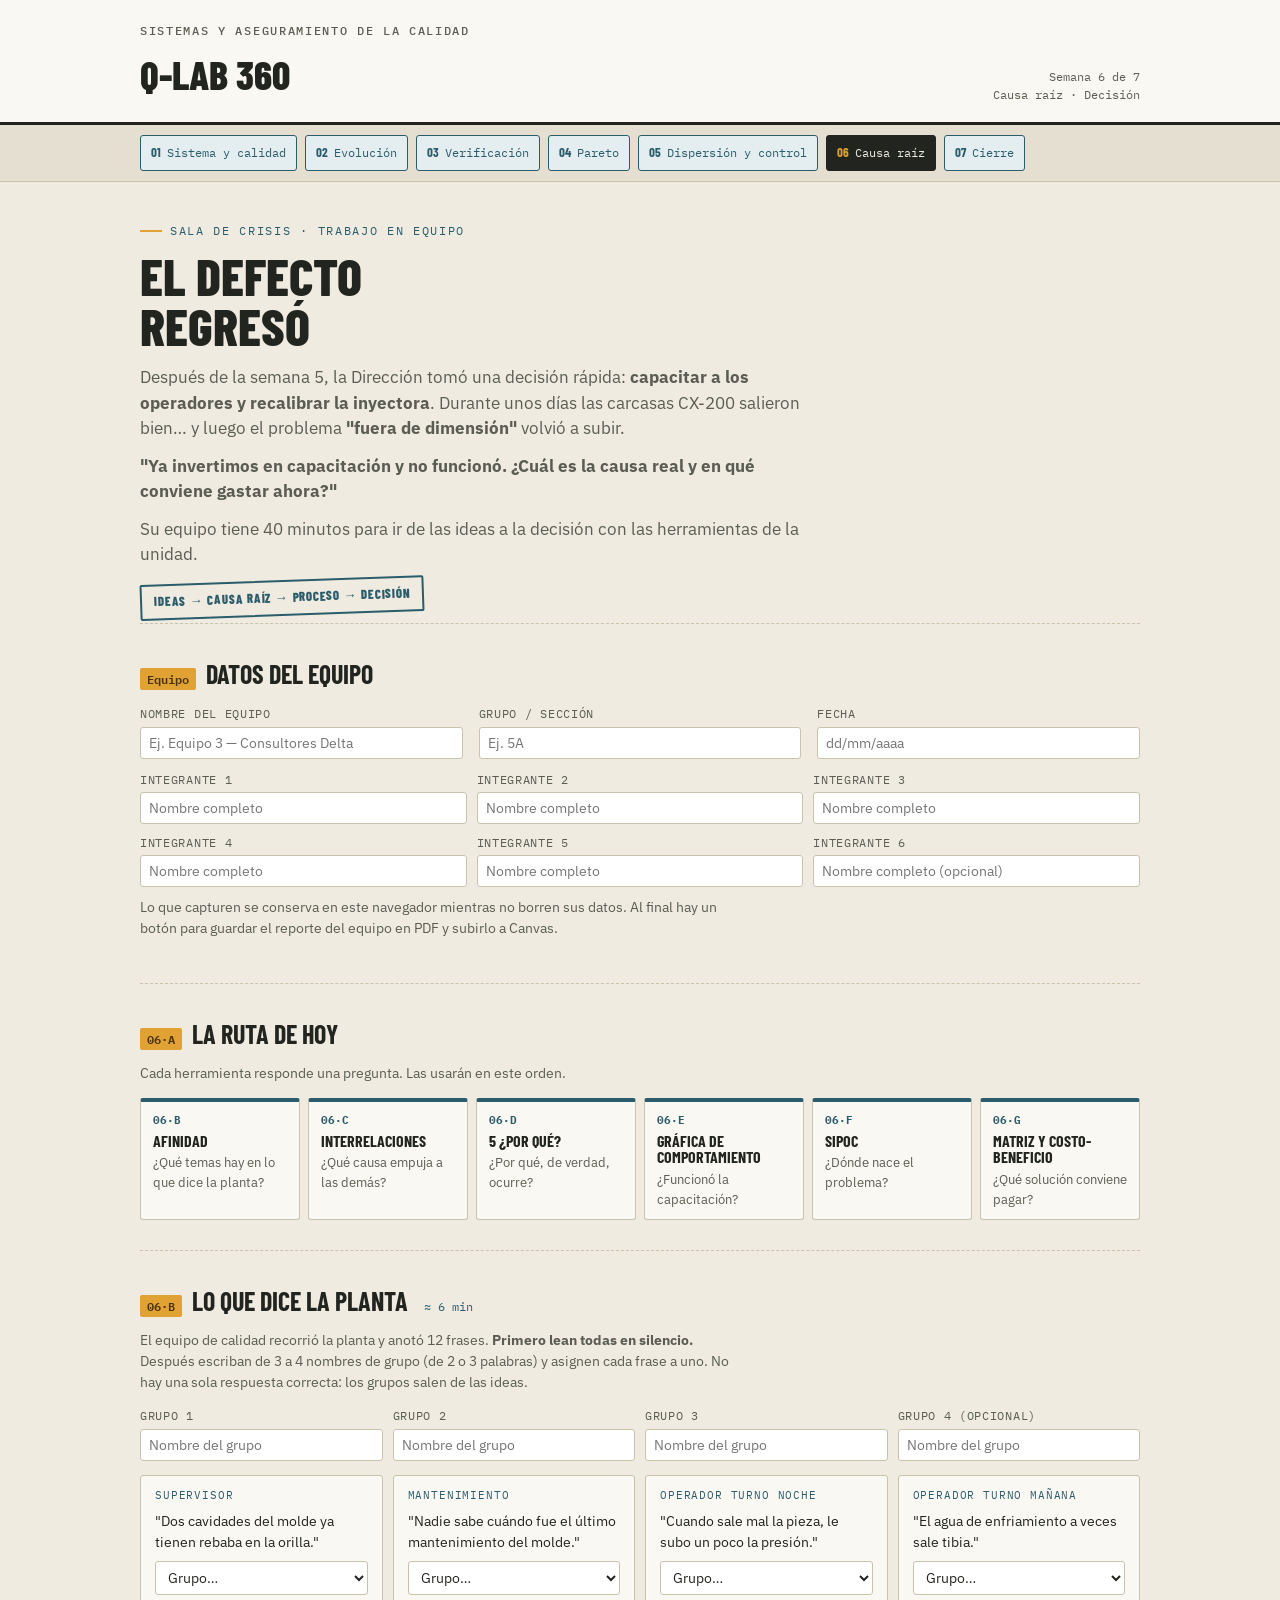
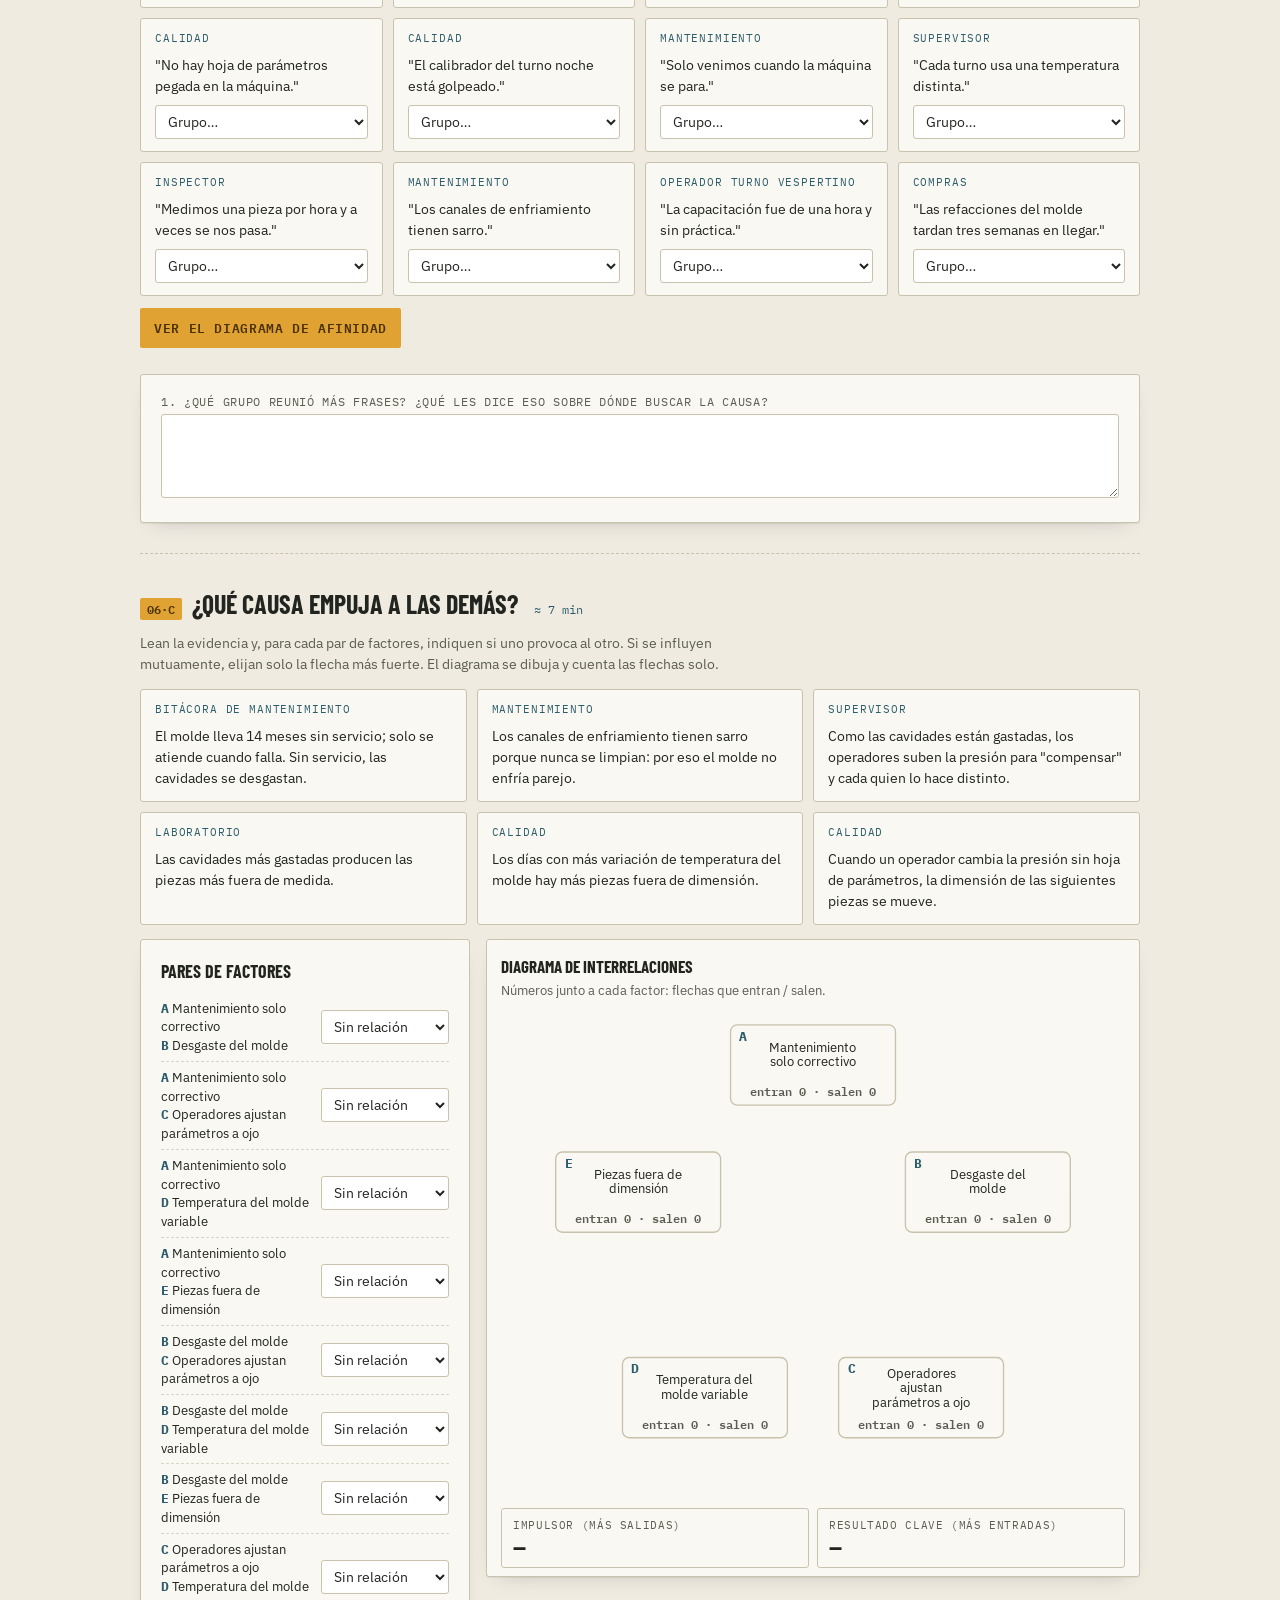
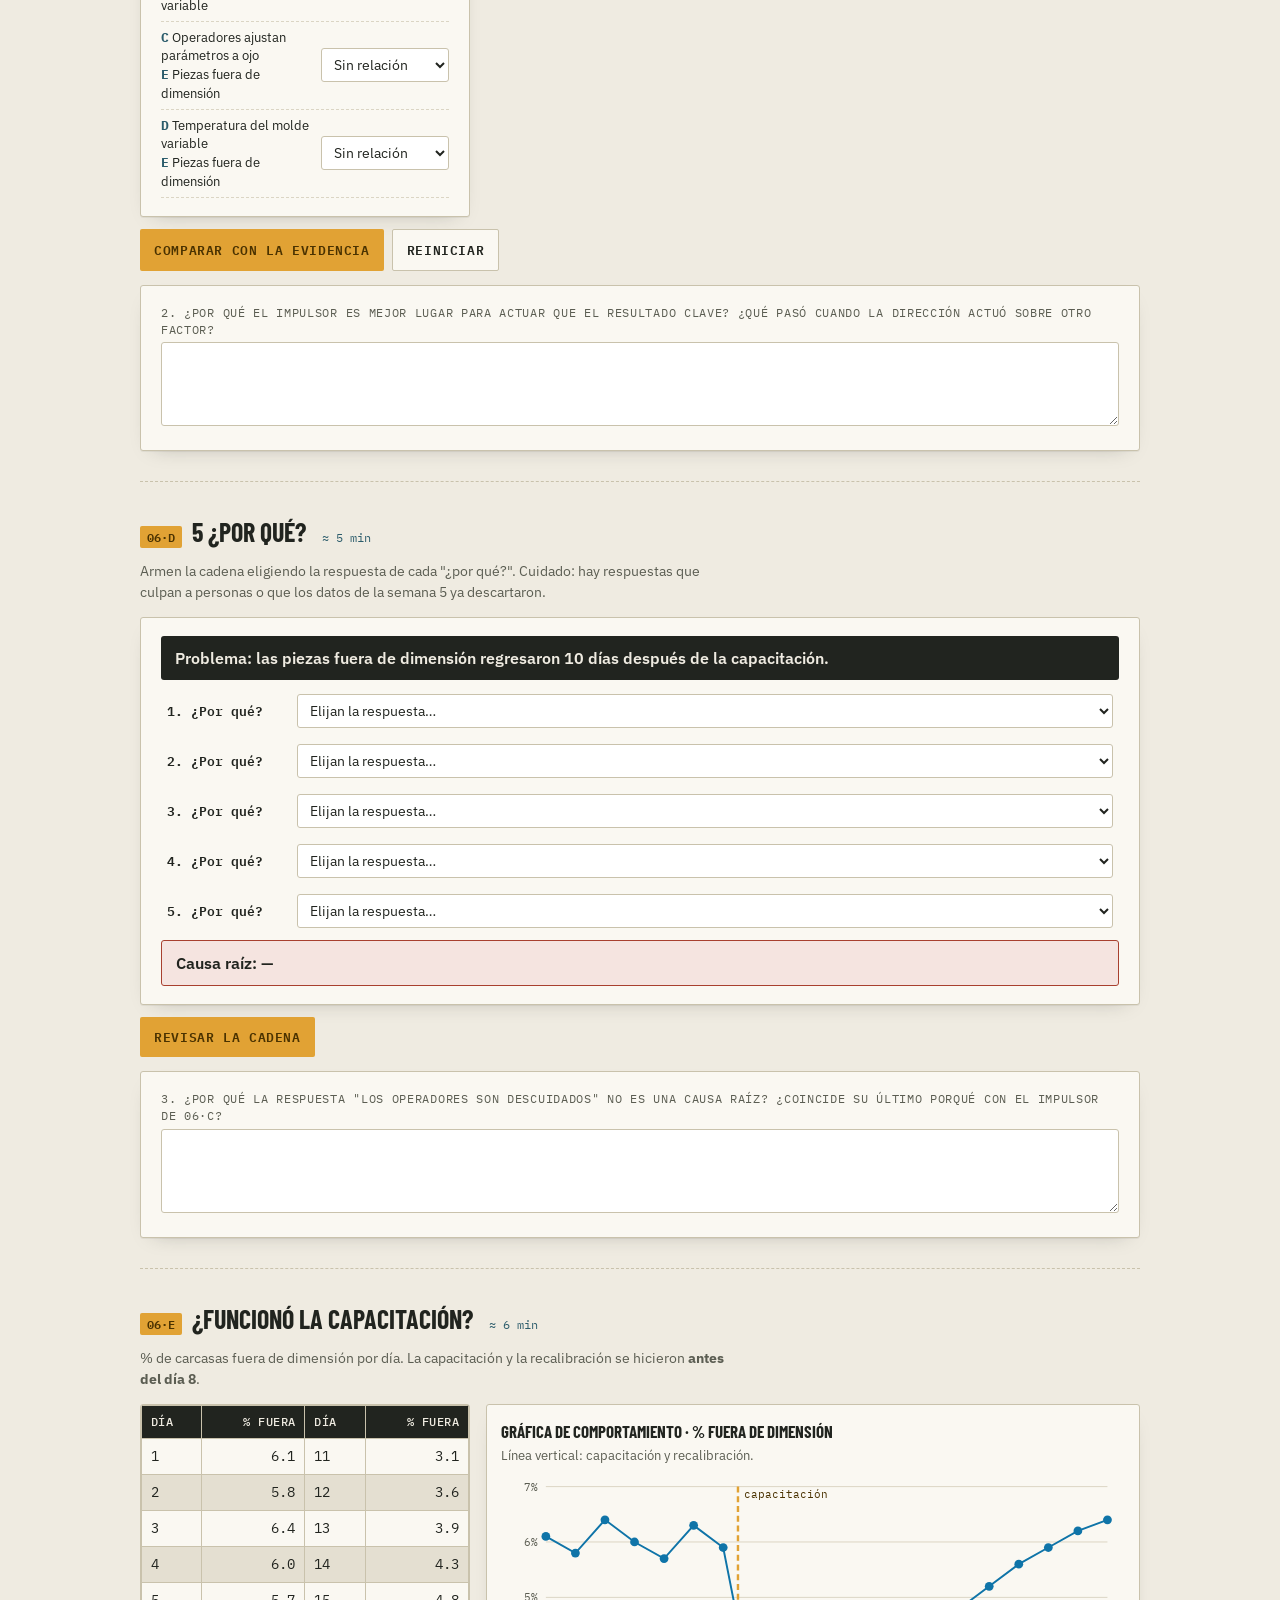
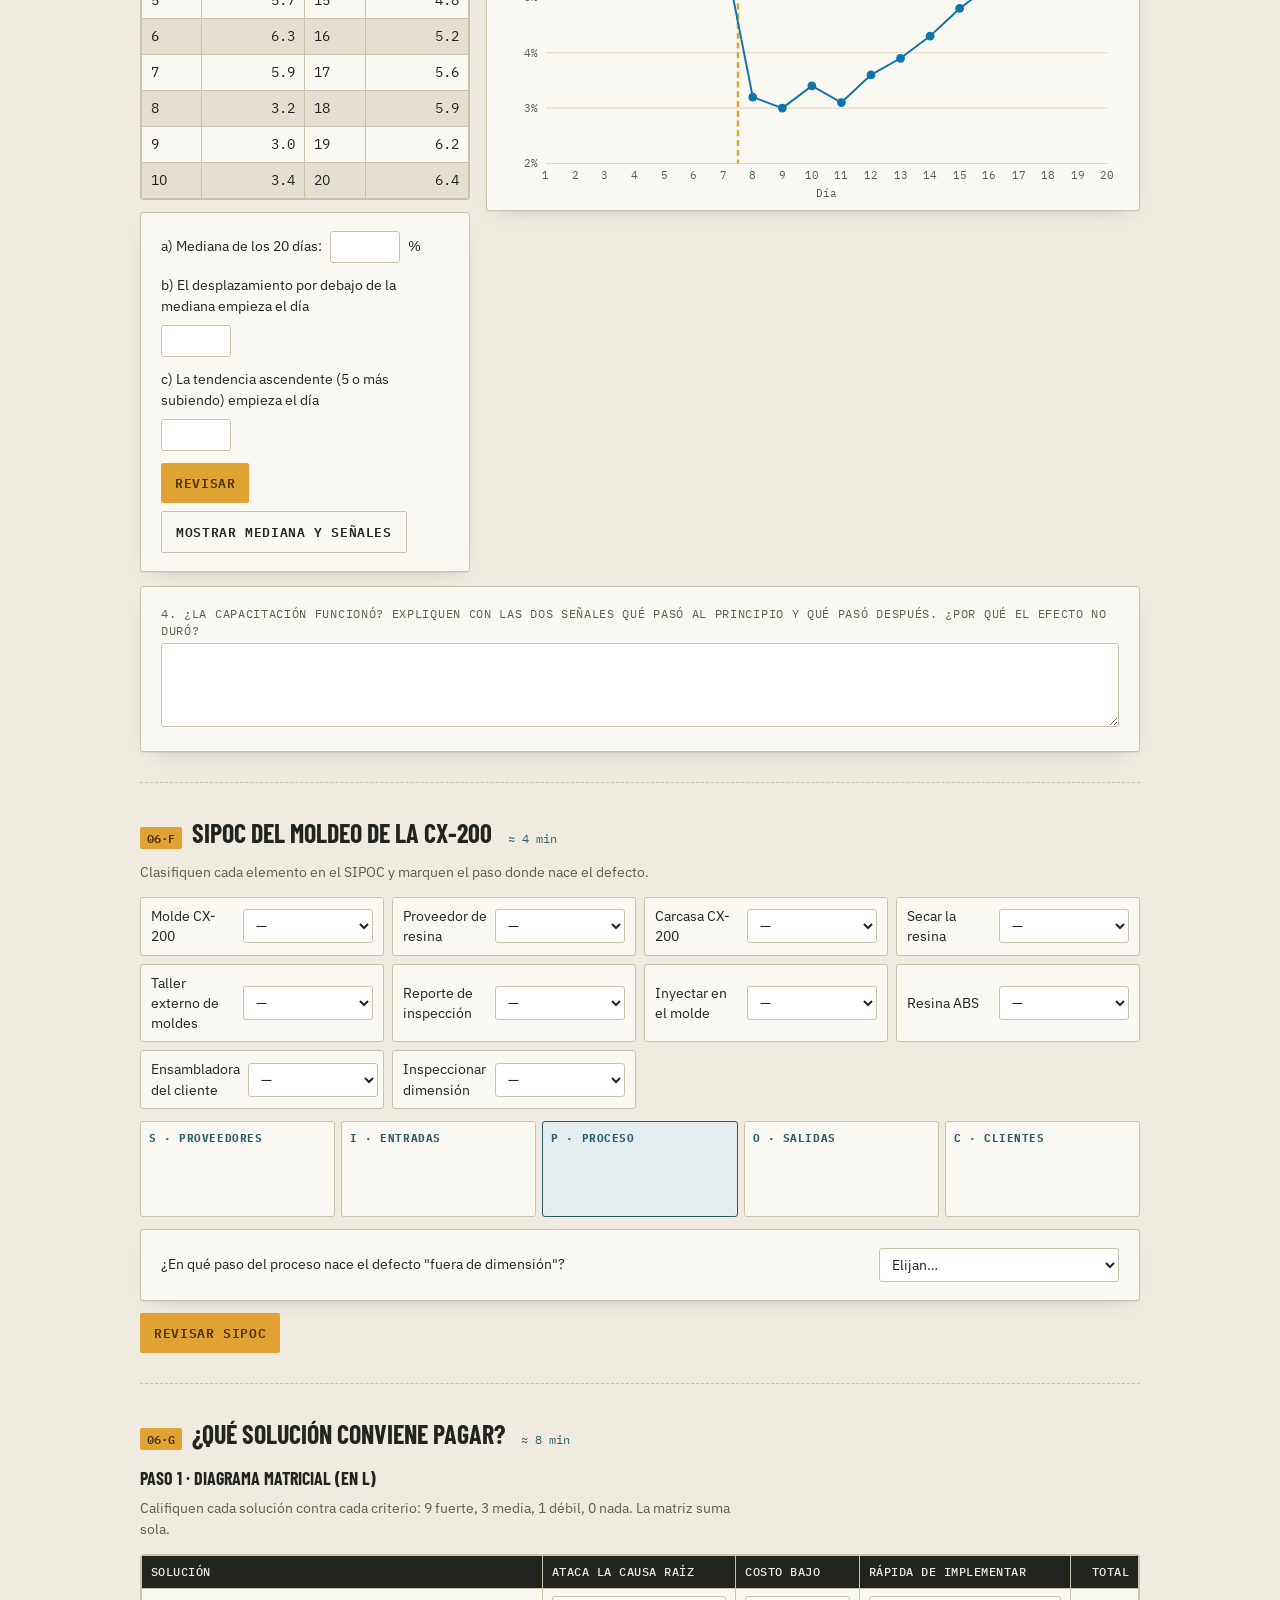
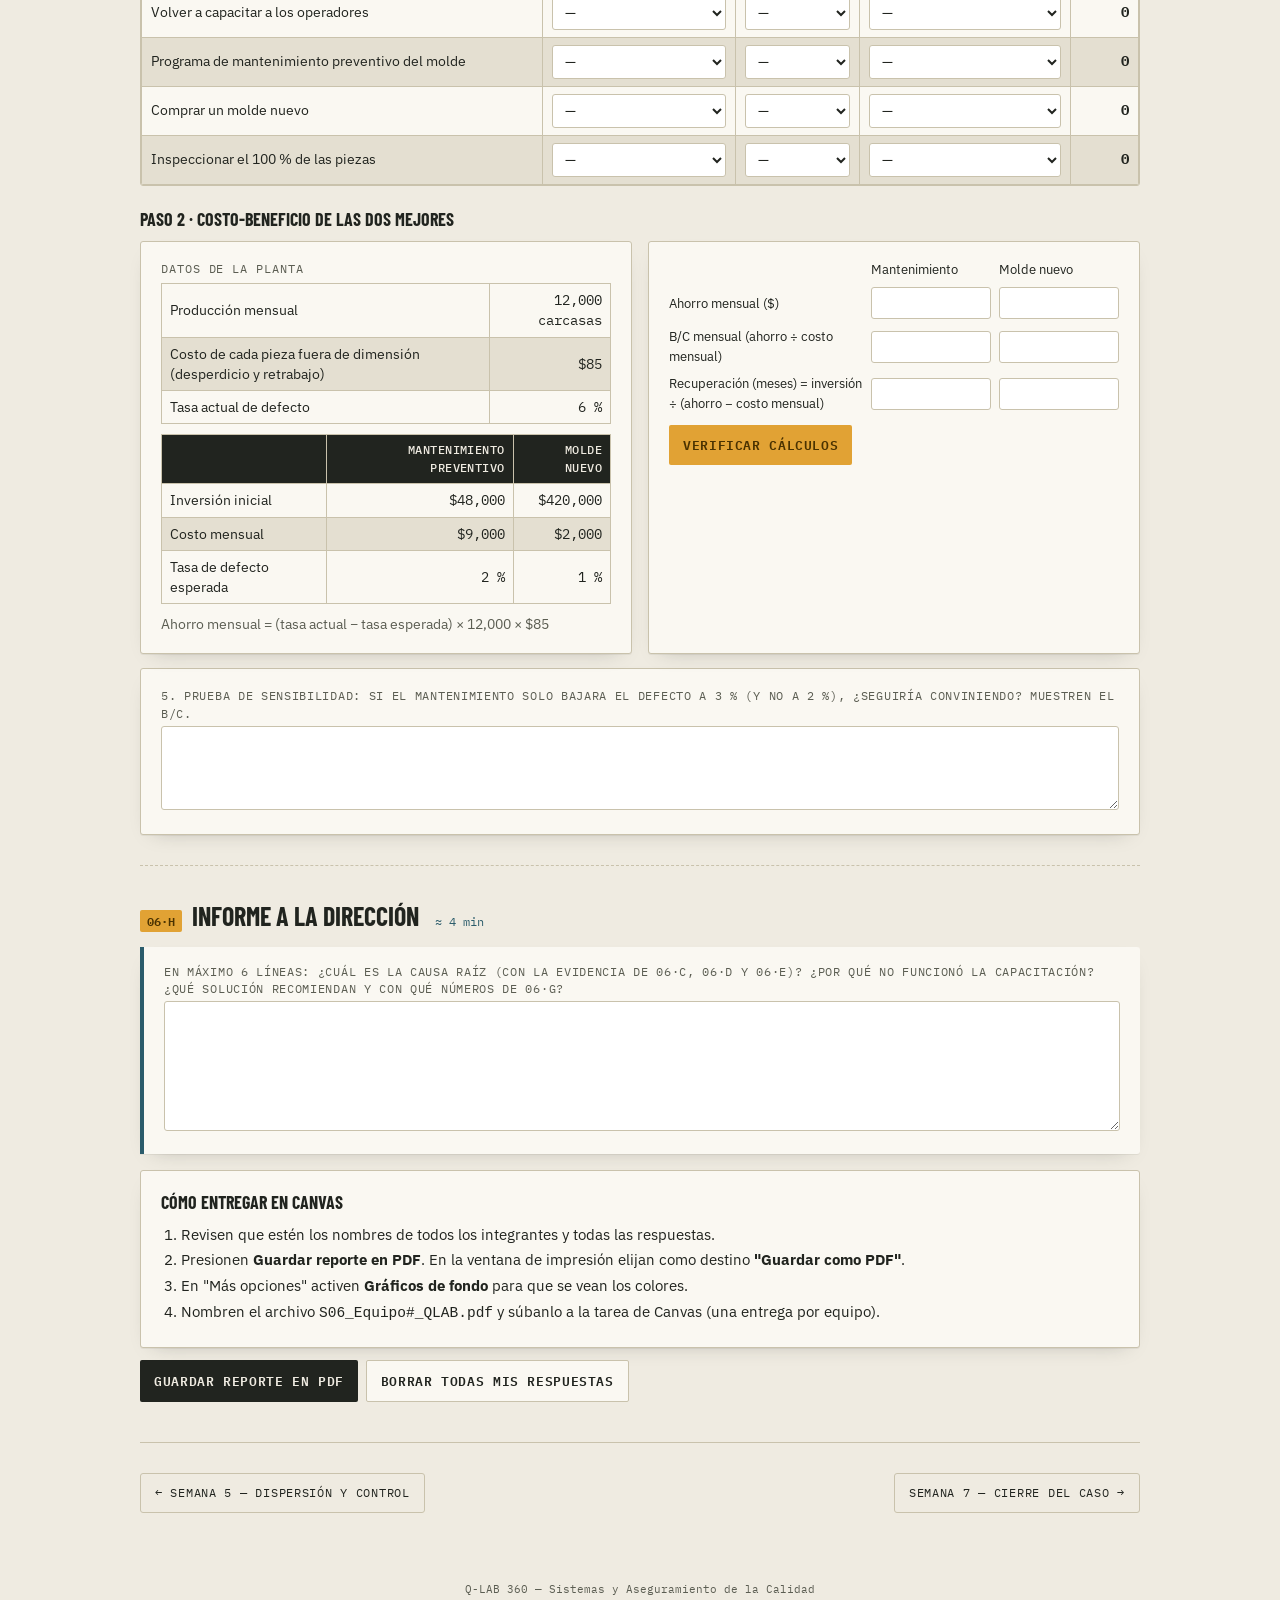
<file: semana-06.html>
<!DOCTYPE html>
<html lang="es">
<head>
<meta charset="UTF-8">
<meta name="viewport" content="width=device-width, initial-scale=1.0">
<title>Semana 6 — Q-LAB 360</title>
<link rel="preconnect" href="https://fonts.googleapis.com">
<link href="https://fonts.googleapis.com/css2?family=Barlow+Condensed:wght@500;600;700;800&family=IBM+Plex+Sans:wght@400;500;600&family=IBM+Plex+Mono:wght@400;500&display=swap" rel="stylesheet">
<style>
/* ============================================================
   Q-LAB 360 — Semana 6 (autocontenida: funciona sola o dentro
   de la carpeta del sitio junto a assets/style.css)
   ============================================================ */
:root{
  --paper:#EFEBE1; --paper-alt:#E4DFD1; --card:#FAF8F2; --ink:#21241F; --ink-soft:#5B5D52;
  --line:#C9C2AC; --line-soft:#DBD5C4;
  --tag-yellow:#E1A234; --tag-yellow-ink:#4A3200;
  --stamp-blue:#2B5C6B; --stamp-blue-soft:#E4EEF0;
  --stamp-red:#A8402F; --stamp-red-soft:#F5E4E0;
  --stamp-green:#4C7A52; --stamp-green-soft:#E7EFE4;
  /* series de datos (paleta validada para daltonismo) */
  --s-mat:#0F74A8; --s-ves:#C9831A; --s-noc:#B83A2A;
  --bar-vital:#0F74A8; --bar-trivial:#B9B3A0; --cum:#21241F;
  --radius:3px; --shadow:0 1px 0 rgba(33,36,31,.06),0 8px 20px -14px rgba(33,36,31,.35);
  --display:'Barlow Condensed','Arial Narrow',sans-serif;
  --body:'IBM Plex Sans',-apple-system,Segoe UI,sans-serif;
  --mono:'IBM Plex Mono',ui-monospace,SFMono-Regular,monospace;
}
*{box-sizing:border-box}
html{scroll-behavior:smooth}
@media (prefers-reduced-motion:reduce){html{scroll-behavior:auto}*{transition-duration:.001ms!important}}
body{margin:0;background:var(--paper);color:var(--ink);font-family:var(--body);line-height:1.5;-webkit-font-smoothing:antialiased}
a{color:var(--stamp-blue)}
a:focus-visible,button:focus-visible,input:focus-visible,select:focus-visible,textarea:focus-visible{outline:3px solid var(--tag-yellow);outline-offset:2px}
.wrap{max-width:1040px;margin:0 auto;padding:0 20px}

.masthead{border-bottom:3px solid var(--ink);background:var(--card)}
.masthead-inner{max-width:1040px;margin:0 auto;padding:22px 20px 18px;display:flex;align-items:flex-end;justify-content:space-between;gap:16px;flex-wrap:wrap}
.masthead-title{font-family:var(--display);font-weight:800;font-size:clamp(28px,4vw,40px);margin:0;text-transform:uppercase}
.masthead-title small{display:block;font-family:var(--mono);font-size:12px;letter-spacing:.14em;color:var(--ink-soft);font-weight:500;margin-bottom:4px}
.masthead-meta{font-family:var(--mono);font-size:12px;color:var(--ink-soft);text-align:right}

.rail{background:var(--paper-alt);border-bottom:1px solid var(--line);overflow-x:auto}
.rail-inner{max-width:1040px;margin:0 auto;padding:10px 20px;display:flex;gap:8px}
.tag{flex:0 0 auto;font-family:var(--mono);font-size:12px;display:flex;align-items:center;gap:6px;padding:7px 10px;border:1px solid var(--line);border-radius:var(--radius);background:var(--card);color:var(--ink-soft);text-decoration:none;white-space:nowrap}
.tag b{font-family:var(--display);font-weight:700;font-size:13px;color:var(--ink)}
.tag.is-open{border-color:var(--stamp-blue);background:var(--stamp-blue-soft);color:var(--stamp-blue)}
.tag.is-open b{color:var(--stamp-blue)}
.tag.is-current{background:var(--ink);border-color:var(--ink);color:var(--paper)}
.tag.is-current b{color:var(--tag-yellow)}
.tag.is-locked{opacity:.55}

.hero{padding:40px 0 8px}
.eyebrow{font-family:var(--mono);font-size:12px;letter-spacing:.14em;text-transform:uppercase;color:var(--stamp-blue);display:flex;align-items:center;gap:8px;margin-bottom:10px}
.eyebrow::before{content:"";width:22px;height:2px;background:var(--tag-yellow)}
h1.h-lg{font-family:var(--display);font-weight:800;text-transform:uppercase;font-size:clamp(30px,5vw,52px);line-height:.98;margin:0 0 14px}
.lede{font-size:17px;color:var(--ink-soft);max-width:66ch;margin:0 0 12px}
.stamp{display:inline-flex;align-items:center;gap:6px;font-family:var(--display);font-weight:800;letter-spacing:.06em;text-transform:uppercase;font-size:13px;padding:6px 12px;border:2.5px solid currentColor;border-radius:2px;transform:rotate(-2deg);color:var(--stamp-blue)}

section.block{padding:30px 0;border-top:1px dashed var(--line)}
.block-head{display:flex;align-items:baseline;gap:10px;margin-bottom:12px;flex-wrap:wrap}
.block-num{font-family:var(--mono);color:var(--tag-yellow-ink);background:var(--tag-yellow);padding:2px 7px;font-size:12px;border-radius:2px;font-weight:600}
h2.h-md{font-family:var(--display);font-weight:700;text-transform:uppercase;font-size:26px;margin:0}
h3.h-sm{font-family:var(--display);font-weight:700;text-transform:uppercase;font-size:18px;margin:0 0 8px}
.hint{color:var(--ink-soft);font-size:14px;margin:-2px 0 14px;max-width:75ch}
.card{background:var(--card);border:1px solid var(--line);border-radius:var(--radius);padding:18px 20px;box-shadow:var(--shadow)}
.memo{background:var(--card);border-left:4px solid var(--stamp-blue);padding:16px 20px;font-size:15.5px;box-shadow:var(--shadow);border-radius:0 var(--radius) var(--radius) 0}
.memo p{margin:0 0 10px}.memo p:last-child{margin:0}
.grid2{display:grid;grid-template-columns:1fr 1fr;gap:16px}
.tool{display:grid;grid-template-columns:330px 1fr;gap:16px;align-items:start}

table{width:100%;border-collapse:collapse;font-size:14px;background:var(--card)}
caption{text-align:left;font-family:var(--mono);font-size:11.5px;letter-spacing:.08em;text-transform:uppercase;color:var(--ink-soft);padding-bottom:6px}
th,td{border:1px solid var(--line);padding:7px 9px;text-align:left}
thead th{background:var(--ink);color:var(--paper);font-family:var(--mono);font-weight:500;font-size:12px;text-transform:uppercase;letter-spacing:.04em}
tbody tr:nth-child(even){background:var(--paper-alt)}
td.num,th.num{font-family:var(--mono);text-align:right}
tfoot td{font-family:var(--mono);font-weight:600;background:var(--paper-alt)}
.table-scroll{overflow-x:auto;border:1px solid var(--line);border-radius:var(--radius)}

/* marcas de conteo */
.tally{font-family:var(--mono);letter-spacing:1px;white-space:nowrap;color:var(--ink)}
.t5{position:relative;display:inline-block;margin-right:7px}
.t5::after{content:"";position:absolute;left:-2px;right:-2px;top:50%;height:1.6px;background:var(--stamp-red);transform:rotate(-24deg)}

input[type=number],input[type=text],select,textarea{font-family:var(--body);font-size:14px;border:1.5px solid var(--line);border-radius:var(--radius);background:#fff;padding:6px 8px;color:var(--ink);width:100%}
input.tot{width:76px;text-align:right;font-family:var(--mono)}
input.ok{border-color:var(--stamp-green);background:var(--stamp-green-soft)}
input.bad{border-color:var(--stamp-red);background:var(--stamp-red-soft)}
textarea{min-height:84px;resize:vertical;line-height:1.45}
label.lbl{display:block;font-family:var(--mono);font-size:11.5px;text-transform:uppercase;letter-spacing:.06em;color:var(--ink-soft);margin:0 0 4px}

.btn{font-family:var(--mono);font-size:12.5px;text-transform:uppercase;letter-spacing:.05em;background:var(--tag-yellow);color:var(--tag-yellow-ink);border:none;padding:9px 14px;border-radius:2px;font-weight:600;cursor:pointer;display:inline-block;text-decoration:none}
.btn.sec{background:var(--card);color:var(--ink);border:1.5px solid var(--line)}
.btn.sec:hover{border-color:var(--stamp-blue);color:var(--stamp-blue)}
.btn.dark{background:var(--ink);color:var(--paper)}
.btnrow{display:flex;gap:8px;flex-wrap:wrap;margin-top:12px}
.feedback{margin-top:10px;font-size:14px;padding:10px 12px;border-radius:var(--radius);display:none}
.feedback.show{display:block}
.feedback.good{background:var(--stamp-green-soft);border:1px solid var(--stamp-green)}
.feedback.warn{background:var(--stamp-red-soft);border:1px solid var(--stamp-red)}

/* editor de pareto */
.prow{display:grid;grid-template-columns:1fr 78px 28px;gap:6px;margin-bottom:6px}
.prow input[type=number]{text-align:right;font-family:var(--mono)}
.xbtn{border:1px solid var(--line);background:var(--card);border-radius:var(--radius);cursor:pointer;color:var(--ink-soft);font-size:16px;line-height:1}
.xbtn:hover{color:var(--stamp-red);border-color:var(--stamp-red)}

/* gráficas */
.chart{background:var(--card);border:1px solid var(--line);border-radius:var(--radius);padding:14px 14px 8px;box-shadow:var(--shadow);position:relative;overflow:hidden}
.chart svg{display:block;width:100%;height:auto}
.chart-title{font-family:var(--display);font-weight:700;text-transform:uppercase;font-size:17px;margin:0 0 2px}
.chart-sub{font-size:12.5px;color:var(--ink-soft);margin:0 0 6px}
.legend{display:flex;gap:14px;flex-wrap:wrap;font-size:12.5px;color:var(--ink-soft);margin:4px 0 6px}
.legend span{display:inline-flex;align-items:center;gap:6px}
.sw{width:12px;height:12px;border-radius:2px;display:inline-block}
.sw.line{height:2px;width:16px;border-radius:0}
.sw.dash{height:0;width:16px;border-top:2px dashed var(--stamp-red);border-radius:0}
.axis text{font-family:var(--mono);font-size:10.5px;fill:var(--ink-soft)}
.grid line{stroke:var(--line-soft);stroke-width:1}
.tip{position:absolute;pointer-events:none;background:var(--ink);color:var(--paper);font-size:12.5px;padding:7px 9px;border-radius:3px;line-height:1.35;opacity:0;transition:opacity .1s;white-space:nowrap;z-index:5}
.tip b{color:var(--tag-yellow);font-weight:600}
.empty{fill:var(--ink-soft);font-family:var(--body);font-size:13px}

.stats{display:grid;grid-template-columns:repeat(4,1fr);gap:8px;margin-top:12px}
.stat{background:var(--card);border:1px solid var(--line);border-radius:var(--radius);padding:9px 11px}
.stat .k{font-family:var(--mono);font-size:10.5px;text-transform:uppercase;letter-spacing:.06em;color:var(--ink-soft)}
.stat .v{font-family:var(--display);font-weight:700;font-size:22px;line-height:1.1}
.stat.alert .v{color:var(--stamp-red)}

.controls{display:flex;gap:14px;flex-wrap:wrap;align-items:flex-end;margin-bottom:10px}
.controls>div{min-width:150px}
.seg{display:inline-flex;border:1.5px solid var(--line);border-radius:var(--radius);overflow:hidden;flex-wrap:wrap}
.seg button{font-family:var(--mono);font-size:12px;border:none;background:var(--card);padding:7px 10px;cursor:pointer;color:var(--ink);border-right:1px solid var(--line)}
.seg button:last-child{border-right:none}
.seg button[aria-pressed=true]{background:var(--ink);color:var(--paper)}
input[type=range]{width:100%;accent-color:var(--stamp-blue)}

.datagrid{display:grid;grid-template-columns:repeat(auto-fill,minmax(92px,1fr));gap:4px;font-family:var(--mono);font-size:12.5px}
.datagrid div{background:var(--card);border:1px solid var(--line-soft);padding:4px 6px;border-radius:2px;display:flex;justify-content:space-between;gap:4px}
.datagrid i{font-style:normal;font-weight:600}
details.raw{margin-top:12px}
details.raw summary{cursor:pointer;font-family:var(--mono);font-size:12.5px;color:var(--stamp-blue)}

/* ishikawa */
.clues{display:grid;grid-template-columns:repeat(auto-fill,minmax(300px,1fr));gap:10px}
.clue{background:var(--card);border:1px solid var(--line);border-radius:var(--radius);padding:12px 14px;font-size:14px;display:flex;flex-direction:column;gap:8px}
.clue .src{font-family:var(--mono);font-size:10.5px;text-transform:uppercase;letter-spacing:.08em;color:var(--stamp-blue)}
.clue p{margin:0}
.clue .sel{display:grid;grid-template-columns:1fr 1fr;gap:6px}
.clue.done{border-color:var(--stamp-blue);box-shadow:inset 3px 0 0 var(--stamp-blue)}
.clue.right{box-shadow:inset 3px 0 0 var(--stamp-green);border-color:var(--stamp-green)}
.clue.wrong{box-shadow:inset 3px 0 0 var(--stamp-red);border-color:var(--stamp-red)}
.clue .why{font-size:12.5px;color:var(--ink-soft);display:none;border-top:1px dashed var(--line);padding-top:6px}
.clue.right .why,.clue.wrong .why{display:block}
.own{display:grid;grid-template-columns:170px 1fr 150px auto;gap:8px;align-items:end}
.fish-wrap{overflow-x:auto;background:var(--card);border:1px solid var(--line);border-radius:var(--radius);box-shadow:var(--shadow);padding:8px}
.fish-wrap svg{min-width:820px;width:100%;height:auto;display:block}
.ownlist{list-style:none;padding:0;margin:10px 0 0;display:flex;flex-wrap:wrap;gap:6px}
.ownlist li{background:var(--card);border:1px solid var(--line);border-radius:20px;padding:3px 6px 3px 12px;font-size:13px;display:flex;align-items:center;gap:6px}
.ownlist li small{font-family:var(--mono);color:var(--stamp-blue)}

ol.steps{list-style:none;margin:0;padding:0;counter-reset:step;display:grid;gap:10px}
ol.steps li{counter-increment:step;display:grid;grid-template-columns:34px 1fr;gap:12px;align-items:start}
ol.steps li::before{content:counter(step);font-family:var(--display);font-weight:800;font-size:16px;width:34px;height:34px;border-radius:50%;border:2px solid var(--ink);display:flex;align-items:center;justify-content:center}
.timebadge{font-family:var(--mono);font-size:11.5px;color:var(--stamp-blue);margin-left:6px}

.cta{background:var(--ink);color:var(--paper);border-radius:var(--radius);padding:20px 22px;display:flex;justify-content:space-between;align-items:center;gap:16px;flex-wrap:wrap}
.cta h3{font-family:var(--display);text-transform:uppercase;font-weight:800;margin:0 0 4px;font-size:20px}
.cta p{margin:0;color:#C8C3B2;font-size:14px;max-width:56ch}
.pager{display:flex;justify-content:space-between;gap:10px;padding:30px 0 50px;border-top:1px solid var(--line);margin-top:10px;flex-wrap:wrap}
.pager a,.pager span{font-family:var(--mono);font-size:12px;text-transform:uppercase;letter-spacing:.06em;padding:10px 14px;border:1px solid var(--line);border-radius:var(--radius);text-decoration:none;color:var(--ink)}
.pager .is-disabled{opacity:.4}
footer.site{text-align:center;font-family:var(--mono);font-size:11px;color:var(--ink-soft);padding:18px 0 34px}

@media (max-width:860px){
  .tool,.grid2{grid-template-columns:1fr}
  .stats{grid-template-columns:repeat(2,1fr)}
  .own{grid-template-columns:1fr 1fr}
}
@media (max-width:620px){
  .wrap,.masthead-inner,.rail-inner{padding-left:16px;padding-right:16px}
  .masthead-inner{flex-direction:column;align-items:flex-start}
  .masthead-meta{text-align:left}
  .own{grid-template-columns:1fr}
  .clue .sel{grid-template-columns:1fr}
}
@media print{
  .rail,.btnrow,.btn,.pager,.no-print,details.raw,.tip,footer.site{display:none!important}
  body{background:#fff}
  section.block{break-inside:avoid-page;padding:14px 0}
  .card,.chart,.fish-wrap{box-shadow:none}
  .fish-wrap{overflow:visible}.fish-wrap svg{min-width:0}
  .print-only{display:block!important}
}
.print-only{display:none}

/* ============ Semana 5 — estilos adicionales ============ */
:root{ --s-ref:#21241F; --s-mine:#C9831A; --s-ctl:#2B5C6B; --s-spec:#A8402F; }
.theory>*,.tool>*,.grid2>*,.grid3>*,.signals>*{min-width:0}
.grid3{display:grid;grid-template-columns:repeat(3,1fr);gap:16px}
.members{display:grid;grid-template-columns:repeat(3,1fr);gap:10px;margin-top:12px}
.theory{display:grid;grid-template-columns:1fr 1fr;gap:16px}
.theory .card p{margin:0 0 10px;font-size:15px}
.theory .card ul{margin:0 0 10px;padding-left:18px;font-size:14.5px}
.theory .card li{margin-bottom:4px}
.formula{font-family:var(--mono);background:var(--paper-alt);border:1px solid var(--line-soft);border-radius:var(--radius);padding:8px 10px;font-size:13.5px;margin:6px 0 10px;overflow-x:auto;white-space:nowrap}
.thumbs{display:grid;grid-template-columns:repeat(3,1fr);gap:8px;margin:6px 0 12px}
.thumbs figure{margin:0;background:var(--paper-alt);border:1px solid var(--line-soft);border-radius:var(--radius);padding:6px;text-align:center}
.thumbs figcaption{font-family:var(--mono);font-size:10.5px;color:var(--ink-soft);text-transform:uppercase;letter-spacing:.05em}
.thumbs svg{width:100%;height:auto;display:block}
.rscale{display:grid;grid-template-columns:repeat(4,1fr);border:1px solid var(--line);border-radius:var(--radius);overflow:hidden;font-size:12px;margin:6px 0 10px}
.rscale div{padding:6px 8px;border-right:1px solid var(--line)}
.rscale div:last-child{border-right:none}
.rscale b{display:block;font-family:var(--mono);font-size:11.5px}
.keyidea{border-left:4px solid var(--tag-yellow);background:#FFF8E8;padding:10px 14px;font-size:14.5px;border-radius:0 var(--radius) var(--radius) 0;margin-top:10px}

.quiz{display:grid;gap:10px}
.q{background:var(--card);border:1px solid var(--line);border-radius:var(--radius);padding:12px 14px}
.q p{margin:0 0 8px;font-weight:500}
.q label{display:flex;gap:8px;align-items:flex-start;font-size:14px;padding:3px 0;cursor:pointer}
.q.right{border-color:var(--stamp-green);box-shadow:inset 3px 0 0 var(--stamp-green)}
.q.wrong{border-color:var(--stamp-red);box-shadow:inset 3px 0 0 var(--stamp-red)}
.q .why{display:none;font-size:13px;color:var(--ink-soft);border-top:1px dashed var(--line);margin-top:8px;padding-top:6px}
.q.right .why,.q.wrong .why{display:block}

.vars td{vertical-align:middle}
.vars select{min-width:150px}
.vars tr.right td:first-child{box-shadow:inset 4px 0 0 var(--stamp-green)}
.vars tr.wrong td:first-child{box-shadow:inset 4px 0 0 var(--stamp-red)}
.vars .vy{font-size:13px;color:var(--ink-soft)}

.calc{display:grid;grid-template-columns:repeat(4,1fr);gap:10px}
.calc input{font-family:var(--mono);text-align:right}
.pred{display:grid;grid-template-columns:1fr 1fr;gap:10px 16px}
.pred .row{display:grid;grid-template-columns:1fr 110px;gap:8px;align-items:center;font-size:14px}
.pred input{font-family:var(--mono);text-align:right}
.eq{font-family:var(--mono);font-size:15px;padding:8px 12px;background:var(--ink);color:var(--paper);border-radius:var(--radius);display:inline-block;margin-top:8px}
.eq b{color:var(--tag-yellow);font-weight:500}

.signals{display:grid;grid-template-columns:1fr 1fr;gap:12px}
.signals .item{background:var(--card);border:1px solid var(--line);border-radius:var(--radius);padding:12px 14px}
.signals .item.right{border-color:var(--stamp-green);box-shadow:inset 3px 0 0 var(--stamp-green)}
.signals .item.wrong{border-color:var(--stamp-red);box-shadow:inset 3px 0 0 var(--stamp-red)}
.signals .inline{display:flex;gap:8px;align-items:center;flex-wrap:wrap;font-size:14px}
.signals .inline input{width:70px;font-family:var(--mono);text-align:right}
.radio-row{display:flex;gap:14px;font-size:14px;margin:4px 0 8px}
.radio-row label{display:flex;gap:6px;align-items:center;cursor:pointer}
.rules{counter-reset:r;list-style:none;padding:0;margin:0 0 10px}
.rules li{counter-increment:r;display:grid;grid-template-columns:26px 1fr;gap:8px;font-size:14px;margin-bottom:6px}
.rules li::before{content:counter(r);font-family:var(--display);font-weight:800;width:22px;height:22px;border-radius:50%;background:var(--ink);color:var(--paper);display:flex;align-items:center;justify-content:center;font-size:13px}
.compare{width:100%;font-size:13.5px}
.compare td,.compare th{padding:6px 8px}

.deliver ol{margin:0;padding-left:20px;font-size:14.5px}
.deliver li{margin-bottom:4px}
.print-head{display:none}

@media (max-width:860px){
  .theory,.signals,.pred,.grid3{grid-template-columns:1fr}
  .members{grid-template-columns:1fr 1fr}
  .calc{grid-template-columns:1fr 1fr}
}
@media (max-width:620px){
  .members{grid-template-columns:1fr}
  .rscale{grid-template-columns:1fr 1fr}
  .rscale div:nth-child(2){border-right:none}
  .rscale div:nth-child(-n+2){border-bottom:1px solid var(--line)}
}
@media print{
  @page{size:letter;margin:14mm 12mm}
  html,body{font-size:12px}
  .masthead{border-bottom-width:2px}
  .hero{padding-top:10px}
  .lede{font-size:14px}
  section.block{break-inside:auto}
  .card,.chart,.q,.signals .item,.memo,table,.calc,.pred{break-inside:avoid}
  textarea{border:1px solid var(--line);overflow:visible;resize:none}
  input,select{border:1px solid var(--line)}
  .signals,.pred{grid-template-columns:1fr 1fr}
  #dispTable th,#dispTable td,#ctlTable th,#ctlTable td{padding:2px 6px;font-size:10.5px}
  .tool{grid-template-columns:1fr}
  .formula{white-space:normal}
  .chart{break-inside:avoid}
  .members{grid-template-columns:repeat(3,1fr)}
  .table-scroll{max-height:none!important;overflow:visible!important}
  .mrv{visibility:visible!important}
  .print-head{display:block;font-family:var(--mono);font-size:10.5px;color:var(--ink-soft);margin-top:6px}
  *{-webkit-print-color-adjust:exact;print-color-adjust:exact}
}

/* ============ Semana 6 — estilos adicionales ============ */
.route{display:grid;grid-template-columns:repeat(6,1fr);gap:8px}
.rstep{background:var(--card);border:1px solid var(--line);border-top:4px solid var(--stamp-blue);border-radius:var(--radius);padding:10px 12px;display:flex;flex-direction:column;gap:4px}
.rstep b{font-family:var(--mono);font-size:11px;color:var(--stamp-blue)}
.rstep span{font-family:var(--display);font-weight:700;text-transform:uppercase;font-size:16px;line-height:1.05}
.rstep i{font-style:normal;font-size:13px;color:var(--ink-soft)}
.grid4{display:grid;grid-template-columns:repeat(4,1fr);gap:10px}
.notes{display:grid;grid-template-columns:repeat(auto-fill,minmax(230px,1fr));gap:10px}
.affboard{display:grid;grid-template-columns:repeat(auto-fit,minmax(200px,1fr));gap:10px;margin-top:12px}
.affcol{background:var(--card);border:1px solid var(--line);border-radius:var(--radius);padding:10px 12px}
.affcol h4{margin:0 0 8px;font-family:var(--display);text-transform:uppercase;font-size:16px;background:var(--ink);color:var(--paper);padding:6px 9px;border-radius:2px;display:flex;justify-content:space-between}
.affcol h4 small{font-family:var(--mono);color:var(--tag-yellow)}
.affcol p{margin:0 0 6px;font-size:13px;background:#FFF3C9;border:1px solid #EAD48A;padding:6px 8px}
.prow2{display:grid;grid-template-columns:1fr 128px;gap:8px;align-items:center;font-size:12.5px;padding:6px 0;border-bottom:1px dashed var(--line-soft)}
.prow2 b{font-family:var(--mono);color:var(--stamp-blue)}
.why-problem{background:var(--ink);color:var(--paper);padding:10px 14px;border-radius:var(--radius);font-weight:600;margin-bottom:10px}
.whyrow{display:grid;grid-template-columns:120px 1fr;gap:10px;align-items:center;margin-bottom:8px;padding:4px 6px;border-radius:var(--radius)}
.whyrow .wk{font-family:var(--mono);font-size:12.5px;font-weight:600}
.whyrow.right{box-shadow:inset 4px 0 0 var(--stamp-green);background:var(--stamp-green-soft)}
.whyrow.wrong{box-shadow:inset 4px 0 0 var(--stamp-red);background:var(--stamp-red-soft)}
.whyroot{background:var(--stamp-red-soft);border:1.5px solid var(--stamp-red);padding:10px 14px;border-radius:var(--radius);font-weight:600;margin-top:4px}
.sipoc-items{display:grid;grid-template-columns:repeat(auto-fill,minmax(230px,1fr));gap:8px}
.sitem{background:var(--card);border:1px solid var(--line);border-radius:var(--radius);padding:8px 10px;display:grid;grid-template-columns:1fr 130px;gap:8px;align-items:center;font-size:13.5px}
.sitem.right{box-shadow:inset 3px 0 0 var(--stamp-green);border-color:var(--stamp-green)}
.sitem.wrong{box-shadow:inset 3px 0 0 var(--stamp-red);border-color:var(--stamp-red)}
.sipoc-board{display:grid;grid-template-columns:repeat(5,1fr);gap:6px;margin-top:12px}
.scol{background:var(--card);border:1px solid var(--line);border-radius:var(--radius);padding:8px;min-height:96px}
.scol.proc{background:var(--stamp-blue-soft);border-color:var(--stamp-blue)}
.scol h4{margin:0 0 6px;font-family:var(--mono);font-size:11px;text-transform:uppercase;letter-spacing:.05em;color:var(--stamp-blue)}
.scol p{margin:0 0 4px;font-size:12.5px;background:var(--paper-alt);padding:4px 6px;border-radius:2px}
.inline-q{display:grid;grid-template-columns:1fr 240px;gap:10px;align-items:center;font-size:14px}
.cbgrid{display:grid;grid-template-columns:1fr 120px 120px;gap:8px;align-items:center;font-size:13px}
.cbgrid input{font-family:var(--mono);text-align:right}
#matrix select{min-width:84px}
#matrix tr.best td{background:var(--stamp-green-soft)}
#matrix tr.best td:first-child{box-shadow:inset 4px 0 0 var(--stamp-green);font-weight:600}
@media (max-width:860px){.route{grid-template-columns:repeat(3,1fr)}.grid4{grid-template-columns:1fr 1fr}.sipoc-board{grid-template-columns:1fr 1fr}}
@media (max-width:620px){.route{grid-template-columns:1fr 1fr}.inline-q,.cbgrid{grid-template-columns:1fr}.whyrow{grid-template-columns:1fr}.prow2{grid-template-columns:1fr}}
@media print{.block-head,h3.h-sm{break-after:avoid}.route{grid-template-columns:repeat(6,1fr)}.notes,.clues{grid-template-columns:repeat(3,1fr)}.affboard{grid-template-columns:repeat(4,1fr)}.sipoc-board{grid-template-columns:repeat(5,1fr)}.cbgrid{grid-template-columns:1fr 110px 110px}}
</style>
</head>
<body>

<header class="masthead">
  <div class="masthead-inner">
    <h1 class="masthead-title"><small>Sistemas y Aseguramiento de la Calidad</small><a href="index.html" style="color:inherit;text-decoration:none;">Q-LAB 360</a></h1>
    <div class="masthead-meta">Semana 6 de 7<br>Causa raíz · Decisión</div>
  </div>
</header>

<nav class="rail" aria-label="Semanas del curso">
  <div class="rail-inner">
    <a href="semana-01.html" class="tag is-open"><b>01</b> Sistema y calidad</a>
    <a href="semana-02.html" class="tag is-open"><b>02</b> Evolución</a>
    <a href="semana-03.html" class="tag is-open"><b>03</b> Verificación</a>
    <a href="semana-04.html" class="tag is-open"><b>04</b> Pareto</a>
    <a href="semana-05.html" class="tag is-open"><b>05</b> Dispersión y control</a>
    <a href="semana-06.html" class="tag is-current"><b>06</b> Causa raíz</a>
    <a href="semana-07.html" class="tag is-open"><b>07</b> Cierre</a>
  </div>
</nav>

<main class="wrap">

  <!-- ================= HERO ================= -->
  <section class="hero">
    <div class="eyebrow">Sala de crisis · trabajo en equipo</div>
    <h1 class="h-lg">El defecto<br>regresó</h1>
    <p class="lede">Después de la semana 5, la Dirección tomó una decisión rápida: <strong>capacitar a los operadores
    y recalibrar la inyectora</strong>. Durante unos días las carcasas CX-200 salieron bien… y luego el problema
    <strong>"fuera de dimensión"</strong> volvió a subir.</p>
    <p class="lede"><strong>"Ya invertimos en capacitación y no funcionó. ¿Cuál es la causa real y en qué
    conviene gastar ahora?"</strong></p>
    <p class="lede">Su equipo tiene 40 minutos para ir de las ideas a la decisión con las herramientas de la unidad.</p>
    <span class="stamp">Ideas → Causa raíz → Proceso → Decisión</span>
  </section>

  <!-- ================= EQUIPO ================= -->
  <section class="block" id="equipo">
    <div class="block-head"><span class="block-num">Equipo</span><h2 class="h-md">Datos del equipo</h2></div>
    <div class="grid3">
      <div><label class="lbl" for="team">Nombre del equipo</label><input type="text" id="team" data-save placeholder="Ej. Equipo 3 — Consultores Delta"></div>
      <div><label class="lbl" for="group">Grupo / sección</label><input type="text" id="group" data-save placeholder="Ej. 5A"></div>
      <div><label class="lbl" for="date">Fecha</label><input type="text" id="date" data-save placeholder="dd/mm/aaaa"></div>
    </div>
    <div class="members">
      <div><label class="lbl" for="m1">Integrante 1</label><input type="text" id="m1" data-save placeholder="Nombre completo"></div>
      <div><label class="lbl" for="m2">Integrante 2</label><input type="text" id="m2" data-save placeholder="Nombre completo"></div>
      <div><label class="lbl" for="m3">Integrante 3</label><input type="text" id="m3" data-save placeholder="Nombre completo"></div>
      <div><label class="lbl" for="m4">Integrante 4</label><input type="text" id="m4" data-save placeholder="Nombre completo"></div>
      <div><label class="lbl" for="m5">Integrante 5</label><input type="text" id="m5" data-save placeholder="Nombre completo"></div>
      <div><label class="lbl" for="m6">Integrante 6</label><input type="text" id="m6" data-save placeholder="Nombre completo (opcional)"></div>
    </div>
    <p class="hint no-print" style="margin-top:10px">Lo que capturen se conserva en este navegador mientras no borren sus datos. Al final hay un botón para guardar el reporte del equipo en PDF y subirlo a Canvas.</p>
  </section>

  <!-- ================= 06·A RUTA ================= -->
  <section class="block" id="ruta">
    <div class="block-head"><span class="block-num">06·A</span><h2 class="h-md">La ruta de hoy</h2></div>
    <p class="hint">Cada herramienta responde una pregunta. Las usarán en este orden.</p>
    <div class="route">
      <div class="rstep"><b>06·B</b><span>Afinidad</span><i>¿Qué temas hay en lo que dice la planta?</i></div>
      <div class="rstep"><b>06·C</b><span>Interrelaciones</span><i>¿Qué causa empuja a las demás?</i></div>
      <div class="rstep"><b>06·D</b><span>5 ¿por qué?</span><i>¿Por qué, de verdad, ocurre?</i></div>
      <div class="rstep"><b>06·E</b><span>Gráfica de comportamiento</span><i>¿Funcionó la capacitación?</i></div>
      <div class="rstep"><b>06·F</b><span>SIPOC</span><i>¿Dónde nace el problema?</i></div>
      <div class="rstep"><b>06·G</b><span>Matriz y costo-beneficio</span><i>¿Qué solución conviene pagar?</i></div>
    </div>
  </section>

  <!-- ================= 06·B AFINIDAD ================= -->
  <section class="block" id="afinidad">
    <div class="block-head"><span class="block-num">06·B</span><h2 class="h-md">Lo que dice la planta</h2><span class="timebadge">≈ 6 min</span></div>
    <p class="hint">El equipo de calidad recorrió la planta y anotó 12 frases. <strong>Primero lean todas en silencio.</strong>
    Después escriban de 3 a 4 nombres de grupo (de 2 o 3 palabras) y asignen cada frase a uno. No hay una sola respuesta correcta: los grupos salen de las ideas.</p>
    <div class="grid4 no-break">
      <div><label class="lbl" for="g1">Grupo 1</label><input type="text" id="g1" data-save placeholder="Nombre del grupo"></div>
      <div><label class="lbl" for="g2">Grupo 2</label><input type="text" id="g2" data-save placeholder="Nombre del grupo"></div>
      <div><label class="lbl" for="g3">Grupo 3</label><input type="text" id="g3" data-save placeholder="Nombre del grupo"></div>
      <div><label class="lbl" for="g4">Grupo 4 (opcional)</label><input type="text" id="g4" data-save placeholder="Nombre del grupo"></div>
    </div>
    <div class="notes" id="notes" style="margin-top:14px"></div>
    <div class="btnrow"><button class="btn" id="affShow">Ver el diagrama de afinidad</button></div>
    <div class="feedback" id="affFb" role="status"></div>
    <div class="affboard" id="affBoard"></div>
    <div class="card" style="margin-top:14px">
      <label class="lbl" for="bQ1">1. ¿Qué grupo reunió más frases? ¿Qué les dice eso sobre dónde buscar la causa?</label>
      <textarea id="bQ1" data-save></textarea>
    </div>
  </section>

  <!-- ================= 06·C INTERRELACIONES ================= -->
  <section class="block" id="interrel">
    <div class="block-head"><span class="block-num">06·C</span><h2 class="h-md">¿Qué causa empuja a las demás?</h2><span class="timebadge">≈ 7 min</span></div>
    <p class="hint">Lean la evidencia y, para cada par de factores, indiquen si uno provoca al otro. Si se influyen mutuamente, elijan solo la flecha más fuerte. El diagrama se dibuja y cuenta las flechas solo.</p>
    <div class="clues" id="evid"></div>
    <div class="tool" style="margin-top:14px">
      <div class="card">
        <h3 class="h-sm">Pares de factores</h3>
        <div id="pairs"></div>
      </div>
      <div class="chart">
        <p class="chart-title">Diagrama de interrelaciones</p>
        <p class="chart-sub">Números junto a cada factor: flechas que entran / salen.</p>
        <svg id="idg" viewBox="0 0 560 440" role="img" aria-label="Diagrama de interrelaciones de cinco factores"></svg>
        <div class="stats" style="grid-template-columns:1fr 1fr">
          <div class="stat"><div class="k">Impulsor (más salidas)</div><div class="v" id="driver">—</div></div>
          <div class="stat"><div class="k">Resultado clave (más entradas)</div><div class="v" id="outcome">—</div></div>
        </div>
      </div>
    </div>
    <div class="btnrow"><button class="btn" id="idgCheck">Comparar con la evidencia</button><button class="btn sec" id="idgReset">Reiniciar</button></div>
    <div class="feedback" id="idgFb" role="status"></div>
    <div class="card" style="margin-top:14px">
      <label class="lbl" for="cQ1">2. ¿Por qué el impulsor es mejor lugar para actuar que el resultado clave? ¿Qué pasó cuando la Dirección actuó sobre otro factor?</label>
      <textarea id="cQ1" data-save></textarea>
    </div>
  </section>

  <!-- ================= 06·D 5 PORQUÉS ================= -->
  <section class="block" id="porques">
    <div class="block-head"><span class="block-num">06·D</span><h2 class="h-md">5 ¿por qué?</h2><span class="timebadge">≈ 5 min</span></div>
    <p class="hint">Armen la cadena eligiendo la respuesta de cada "¿por qué?". Cuidado: hay respuestas que culpan a personas o que los datos de la semana 5 ya descartaron.</p>
    <div class="card">
      <div class="why-problem">Problema: las piezas fuera de dimensión regresaron 10 días después de la capacitación.</div>
      <div id="whys"></div>
    </div>
    <div class="btnrow"><button class="btn" id="whyCheck">Revisar la cadena</button></div>
    <div class="feedback" id="whyFb" role="status"></div>
    <div class="card" style="margin-top:14px">
      <label class="lbl" for="dQ1">3. ¿Por qué la respuesta "los operadores son descuidados" no es una causa raíz? ¿Coincide su último porqué con el impulsor de 06·C?</label>
      <textarea id="dQ1" data-save></textarea>
    </div>
  </section>

  <!-- ================= 06·E GRÁFICA DE COMPORTAMIENTO ================= -->
  <section class="block" id="corrida">
    <div class="block-head"><span class="block-num">06·E</span><h2 class="h-md">¿Funcionó la capacitación?</h2><span class="timebadge">≈ 6 min</span></div>
    <p class="hint">% de carcasas fuera de dimensión por día. La capacitación y la recalibración se hicieron <strong>antes del día 8</strong>.</p>
    <div class="tool">
      <div>
        <div class="table-scroll"><table id="runTable"><thead><tr><th>Día</th><th class="num">% fuera</th><th>Día</th><th class="num">% fuera</th></tr></thead><tbody></tbody></table></div>
        <div class="card" style="margin-top:12px">
          <div class="signals" style="grid-template-columns:1fr">
            <div class="inline"><label for="rMed">a) Mediana de los 20 días:</label><input type="number" step="any" id="rMed"> %</div>
            <div class="inline"><label for="rShift">b) El desplazamiento por debajo de la mediana empieza el día</label><input type="number" id="rShift"></div>
            <div class="inline"><label for="rTrend">c) La tendencia ascendente (5 o más subiendo) empieza el día</label><input type="number" id="rTrend"></div>
          </div>
          <div class="btnrow"><button class="btn" id="runCheck">Revisar</button><button class="btn sec" id="runShow">Mostrar mediana y señales</button></div>
          <div class="feedback" id="runFb" role="status"></div>
        </div>
      </div>
      <div class="chart">
        <p class="chart-title">Gráfica de comportamiento · % fuera de dimensión</p>
        <p class="chart-sub">Línea vertical: capacitación y recalibración.</p>
        <svg id="run" viewBox="0 0 640 340" role="img" aria-label="Gráfica de comportamiento de 20 días"></svg>
      </div>
    </div>
    <div class="card" style="margin-top:14px">
      <label class="lbl" for="eQ1">4. ¿La capacitación funcionó? Expliquen con las dos señales qué pasó al principio y qué pasó después. ¿Por qué el efecto no duró?</label>
      <textarea id="eQ1" data-save></textarea>
    </div>
  </section>

  <!-- ================= 06·F SIPOC ================= -->
  <section class="block" id="sipoc">
    <div class="block-head"><span class="block-num">06·F</span><h2 class="h-md">SIPOC del moldeo de la CX-200</h2><span class="timebadge">≈ 4 min</span></div>
    <p class="hint">Clasifiquen cada elemento en el SIPOC y marquen el paso donde nace el defecto.</p>
    <div class="sipoc-items" id="sipocItems"></div>
    <div class="sipoc-board" id="sipocBoard"></div>
    <div class="card" style="margin-top:12px">
      <div class="inline-q"><label for="birth">¿En qué paso del proceso nace el defecto "fuera de dimensión"?</label>
      <select id="birth" data-save><option value="">Elijan…</option><option>Secar la resina</option><option>Inyectar en el molde</option><option>Inspeccionar dimensión</option><option>Empacar</option></select></div>
    </div>
    <div class="btnrow"><button class="btn" id="sipCheck">Revisar SIPOC</button></div>
    <div class="feedback" id="sipFb" role="status"></div>
  </section>

  <!-- ================= 06·G MATRIZ Y COSTO-BENEFICIO ================= -->
  <section class="block" id="decidir">
    <div class="block-head"><span class="block-num">06·G</span><h2 class="h-md">¿Qué solución conviene pagar?</h2><span class="timebadge">≈ 8 min</span></div>
    <h3 class="h-sm">Paso 1 · Diagrama matricial (en L)</h3>
    <p class="hint">Califiquen cada solución contra cada criterio: 9 fuerte, 3 media, 1 débil, 0 nada. La matriz suma sola.</p>
    <div class="table-scroll"><table id="matrix"><thead><tr><th>Solución</th><th>Ataca la causa raíz</th><th>Costo bajo</th><th>Rápida de implementar</th><th class="num">Total</th></tr></thead><tbody></tbody></table></div>

    <h3 class="h-sm" style="margin-top:20px">Paso 2 · Costo-beneficio de las dos mejores</h3>
    <div class="grid2">
      <div class="card">
        <table class="compare">
          <caption>Datos de la planta</caption>
          <tbody>
            <tr><td>Producción mensual</td><td class="num">12,000 carcasas</td></tr>
            <tr><td>Costo de cada pieza fuera de dimensión (desperdicio y retrabajo)</td><td class="num">$85</td></tr>
            <tr><td>Tasa actual de defecto</td><td class="num">6 %</td></tr>
          </tbody>
        </table>
        <table class="compare" style="margin-top:10px">
          <thead><tr><th></th><th class="num">Mantenimiento preventivo</th><th class="num">Molde nuevo</th></tr></thead>
          <tbody>
            <tr><td>Inversión inicial</td><td class="num">$48,000</td><td class="num">$420,000</td></tr>
            <tr><td>Costo mensual</td><td class="num">$9,000</td><td class="num">$2,000</td></tr>
            <tr><td>Tasa de defecto esperada</td><td class="num">2 %</td><td class="num">1 %</td></tr>
          </tbody>
        </table>
        <p class="hint" style="margin:10px 0 0">Ahorro mensual = (tasa actual − tasa esperada) × 12,000 × $85</p>
      </div>
      <div class="card">
        <div class="cbgrid">
          <div></div><div class="lbl">Mantenimiento</div><div class="lbl">Molde nuevo</div>
          <label for="pmSav">Ahorro mensual ($)</label><input type="number" step="any" id="pmSav" data-save><input type="number" step="any" id="nmSav" data-save>
          <label for="pmBC">B/C mensual (ahorro ÷ costo mensual)</label><input type="number" step="any" id="pmBC" data-save><input type="number" step="any" id="nmBC" data-save>
          <label for="pmPay">Recuperación (meses) = inversión ÷ (ahorro − costo mensual)</label><input type="number" step="any" id="pmPay" data-save><input type="number" step="any" id="nmPay" data-save>
        </div>
        <div class="btnrow"><button class="btn" id="cbCheck">Verificar cálculos</button></div>
        <div class="feedback" id="cbFb" role="status"></div>
      </div>
    </div>
    <div class="card" style="margin-top:14px">
      <label class="lbl" for="gQ1">5. Prueba de sensibilidad: si el mantenimiento solo bajara el defecto a 3 % (y no a 2 %), ¿seguiría conviniendo? Muestren el B/C.</label>
      <textarea id="gQ1" data-save></textarea>
    </div>
  </section>

  <!-- ================= 06·H INFORME ================= -->
  <section class="block" id="informe">
    <div class="block-head"><span class="block-num">06·H</span><h2 class="h-md">Informe a la Dirección</h2><span class="timebadge">≈ 4 min</span></div>
    <div class="memo">
      <label class="lbl" for="dec">En máximo 6 líneas: ¿cuál es la causa raíz (con la evidencia de 06·C, 06·D y 06·E)? ¿Por qué no funcionó la capacitación? ¿Qué solución recomiendan y con qué números de 06·G?</label>
      <textarea id="dec" data-save style="min-height:130px"></textarea>
    </div>

    <div class="card deliver no-print" style="margin-top:16px">
      <h3 class="h-sm">Cómo entregar en Canvas</h3>
      <ol>
        <li>Revisen que estén los nombres de todos los integrantes y todas las respuestas.</li>
        <li>Presionen <strong>Guardar reporte en PDF</strong>. En la ventana de impresión elijan como destino <strong>"Guardar como PDF"</strong>.</li>
        <li>En "Más opciones" activen <strong>Gráficos de fondo</strong> para que se vean los colores.</li>
        <li>Nombren el archivo <code>S06_Equipo#_QLAB.pdf</code> y súbanlo a la tarea de Canvas (una entrega por equipo).</li>
      </ol>
    </div>
    <div class="btnrow">
      <button class="btn dark" id="printBtn">Guardar reporte en PDF</button>
      <button class="btn sec" id="clearAll">Borrar todas mis respuestas</button>
    </div>
    <p class="print-head" id="printStamp"></p>
  </section>

  <div class="pager">
    <a href="semana-05.html">← Semana 5 — Dispersión y control</a>
    <a href="semana-07.html">Semana 7 — Cierre del caso →</a>
  </div>
</main>

<footer class="site">Q-LAB 360 — Sistemas y Aseguramiento de la Calidad</footer>
<script>
(function(){
'use strict';
const NS='http://www.w3.org/2000/svg';
const $=s=>document.querySelector(s);
const $$=s=>Array.from(document.querySelectorAll(s));
const el=(tag,attrs={},parent)=>{const n=document.createElementNS(NS,tag);for(const k in attrs)n.setAttribute(k,attrs[k]);if(parent)parent.appendChild(n);return n;};
const txt=(parent,x,y,s,attrs={})=>{const t=el('text',Object.assign({x,y,'font-family':'IBM Plex Mono, monospace','font-size':11,fill:'#5B5D52'},attrs),parent);t.textContent=s;return t;};
const esc=s=>String(s).replace(/[&<>"]/g,c=>({'&':'&amp;','<':'&lt;','>':'&gt;','"':'&quot;'}[c]));
const num=v=>{if(v===''||v==null)return NaN;return parseFloat(String(v).replace(/,/g,''));};
const money=n=>'$'+Math.round(n).toLocaleString('es-MX');
const say=(id,ok,html)=>{const f=$(id);f.className='feedback show '+(ok?'good':'warn');f.innerHTML=html;};

/* ---------- almacenamiento ---------- */
const KEY='qlab-s6-v1';
let store={};
try{store=JSON.parse(localStorage.getItem(KEY)||'{}')||{};}catch(e){store={};}
const save=()=>{try{localStorage.setItem(KEY,JSON.stringify(store));}catch(e){}};
const bindSave=n=>{if(store['f_'+n.id]!=null)n.value=store['f_'+n.id];
  n.addEventListener('input',()=>{store['f_'+n.id]=n.value;save();});n.addEventListener('change',()=>{store['f_'+n.id]=n.value;save();});};

/* ================= 06·B AFINIDAD ================= */
const NOTES=[
 ['Supervisor','"Dos cavidades del molde ya tienen rebaba en la orilla."'],
 ['Mantenimiento','"Nadie sabe cuándo fue el último mantenimiento del molde."'],
 ['Operador turno noche','"Cuando sale mal la pieza, le subo un poco la presión."'],
 ['Operador turno mañana','"El agua de enfriamiento a veces sale tibia."'],
 ['Calidad','"No hay hoja de parámetros pegada en la máquina."'],
 ['Calidad','"El calibrador del turno noche está golpeado."'],
 ['Mantenimiento','"Solo venimos cuando la máquina se para."'],
 ['Supervisor','"Cada turno usa una temperatura distinta."'],
 ['Inspector','"Medimos una pieza por hora y a veces se nos pasa."'],
 ['Mantenimiento','"Los canales de enfriamiento tienen sarro."'],
 ['Operador turno vespertino','"La capacitación fue de una hora y sin práctica."'],
 ['Compras','"Las refacciones del molde tardan tres semanas en llegar."']
];
const gName=i=>($('#g'+i).value||'').trim();
function buildNotes(){
  const box=$('#notes');box.innerHTML='';
  NOTES.forEach(([src,t],i)=>{
    const d=document.createElement('div');d.className='clue';
    d.innerHTML=`<div class="src">${esc(src)}</div><p>${esc(t)}</p><select id="n${i}" aria-label="Grupo de la frase ${i+1}"></select>`;
    box.appendChild(d);
  });
  refreshGroupOptions();
  NOTES.forEach((_,i)=>bindSave($('#n'+i)));
}
function refreshGroupOptions(){
  NOTES.forEach((_,i)=>{const s=$('#n'+i);if(!s)return;const v=s.value||store['f_n'+i]||'';
    s.innerHTML='<option value="">Grupo…</option>'+[1,2,3,4].filter(k=>gName(k)).map(k=>`<option value="${k}">${esc(gName(k))}</option>`).join('');
    s.value=[...s.options].some(o=>o.value===v)?v:'';});
}
[1,2,3,4].forEach(k=>$('#g'+k).addEventListener('input',refreshGroupOptions));
function showAffinity(){
  const named=[1,2,3,4].filter(k=>gName(k));
  const miss=NOTES.map((_,i)=>$('#n'+i).value).filter(v=>!v).length;
  if(named.length<3){say('#affFb',false,'Escriban al menos 3 nombres de grupo.');return;}
  const board=$('#affBoard');board.innerHTML='';
  named.forEach(k=>{const col=document.createElement('div');col.className='affcol';
    const items=NOTES.filter((_,i)=>$('#n'+i).value===String(k));
    col.innerHTML=`<h4>${esc(gName(k))} <small>${items.length}</small></h4>`+items.map(n=>`<p>${esc(n[1])}</p>`).join('');board.appendChild(col);});
  if(miss)say('#affFb',false,`Faltan ${miss} frases por asignar. El diagrama muestra solo las asignadas.`);
  else say('#affFb',true,'Diagrama listo. Revisen si algún grupo quedó muy grande o muy pequeño, y si una frase podría ir en otro grupo: eso también se discute.');
}
$('#affShow').addEventListener('click',showAffinity);

/* ================= 06·C INTERRELACIONES ================= */
const F=[
 {k:'A',t:'Mantenimiento solo correctivo'},
 {k:'B',t:'Desgaste del molde'},
 {k:'C',t:'Operadores ajustan parámetros a ojo'},
 {k:'D',t:'Temperatura del molde variable'},
 {k:'E',t:'Piezas fuera de dimensión'}
];
const EVID=[
 ['Bitácora de mantenimiento','El molde lleva 14 meses sin servicio; solo se atiende cuando falla. Sin servicio, las cavidades se desgastan.'],
 ['Mantenimiento','Los canales de enfriamiento tienen sarro porque nunca se limpian: por eso el molde no enfría parejo.'],
 ['Supervisor','Como las cavidades están gastadas, los operadores suben la presión para "compensar" y cada quien lo hace distinto.'],
 ['Laboratorio','Las cavidades más gastadas producen las piezas más fuera de medida.'],
 ['Calidad','Los días con más variación de temperatura del molde hay más piezas fuera de dimensión.'],
 ['Calidad','Cuando un operador cambia la presión sin hoja de parámetros, la dimensión de las siguientes piezas se mueve.']
];
const TRUE_EDGES={AB:'A',AD:'A',BC:'B',BE:'B',CE:'C',DE:'D'}; // par → origen
const PAIRS=[];for(let i=0;i<F.length;i++)for(let j=i+1;j<F.length;j++)PAIRS.push([F[i].k,F[j].k]);
const name=k=>F.find(f=>f.k===k).t;
(function evid(){const b=$('#evid');EVID.forEach(([s,t])=>{const d=document.createElement('div');d.className='clue';d.innerHTML=`<div class="src">${esc(s)}</div><p>${esc(t)}</p>`;b.appendChild(d);});})();
(function pairs(){
  const box=$('#pairs');
  PAIRS.forEach(([a,b])=>{
    const r=document.createElement('div');r.className='prow2';
    r.innerHTML=`<span><b>${a}</b> ${esc(name(a))}<br><b>${b}</b> ${esc(name(b))}</span>
    <select id="p${a}${b}" aria-label="Relación entre ${a} y ${b}"><option value="">Sin relación</option><option value="${a}">${a} → ${b}</option><option value="${b}">${b} → ${a}</option></select>`;
    box.appendChild(r);
    const s=$('#p'+a+b);bindSave(s);s.addEventListener('change',drawIdg);
  });
})();
function edges(){const E=[];PAIRS.forEach(([a,b])=>{const v=$('#p'+a+b).value;if(v)E.push(v===a?[a,b]:[b,a]);});return E;}
function drawIdg(){
  const svg=$('#idg');svg.innerHTML='';
  const defs=el('defs',{},svg);const m=el('marker',{id:'ah',viewBox:'0 0 10 10',refX:9,refY:5,markerWidth:7,markerHeight:7,orient:'auto-start-reverse'},defs);
  el('path',{d:'M0,0 L10,5 L0,10 z',fill:'#21241F'},m);
  const cx=280,cy=218,R=165;const P={};
  F.forEach((f,i)=>{const a=-Math.PI/2+i*2*Math.PI/F.length;P[f.k]={x:cx+R*Math.cos(a),y:cy+R*Math.sin(a)};});
  const E=edges();const inn={},out={};F.forEach(f=>{inn[f.k]=0;out[f.k]=0;});
  E.forEach(([s,t])=>{out[s]++;inn[t]++;
    const p=P[s],q=P[t];const dx=q.x-p.x,dy=q.y-p.y;const k=Math.min(80/Math.abs(dx||1e-9),42/Math.abs(dy||1e-9));
    el('line',{x1:p.x+dx*k,y1:p.y+dy*k,x2:q.x-dx*k,y2:q.y-dy*k,stroke:'#21241F','stroke-width':2,'marker-end':'url(#ah)'},svg);});
  const maxOut=Math.max(...F.map(f=>out[f.k])),maxIn=Math.max(...F.map(f=>inn[f.k]));
  const drv=E.length?F.filter(f=>out[f.k]===maxOut).sort((a,b)=>inn[a.k]-inn[b.k])[0]:null;
  const res=E.length?F.filter(f=>inn[f.k]===maxIn).sort((a,b)=>out[a.k]-out[b.k])[0]:null;
  F.forEach(f=>{const p=P[f.k];const isD=drv&&f.k===drv.k,isR=res&&f.k===res.k;
    const g=el('g',{},svg);
    el('rect',{x:p.x-74,y:p.y-36,width:148,height:72,rx:6,fill:isD?'#F5E4E0':isR?'#E4EEF0':'#FAF8F2',stroke:isD?'#A8402F':isR?'#2B5C6B':'#C9C2AC','stroke-width':isD||isR?2.5:1.2},g);
    const words=f.t.split(' ');const lines=[];let cur='';words.forEach(w=>{if((cur+' '+w).trim().length>17){lines.push(cur.trim());cur=w;}else cur+=' '+w;});lines.push(cur.trim());
    txt(g,p.x-66,p.y-22,f.k,{'font-size':12,'font-weight':700,fill:'#2B5C6B'});
    lines.slice(0,3).forEach((l,i)=>txt(g,p.x,p.y-18+i*13+(3-lines.length)*6,l,{'text-anchor':'middle','font-size':11.5,fill:'#21241F','font-family':'IBM Plex Sans, sans-serif'}));
    txt(g,p.x,p.y+28,`entran ${inn[f.k]} · salen ${out[f.k]}`,{'text-anchor':'middle','font-size':10.5,fill:isD?'#A8402F':isR?'#2B5C6B':'#5B5D52','font-weight':600});
  });
  $('#driver').textContent=drv&&maxOut>0?drv.k+' · '+drv.t:'—';
  $('#outcome').textContent=res&&maxIn>0?res.k+' · '+res.t:'—';
  return {drv,res};
}
$('#idgCheck').addEventListener('click',()=>{
  let ok=0;const wrong=[];
  PAIRS.forEach(([a,b])=>{const v=$('#p'+a+b).value;const t=TRUE_EDGES[a+b]||'';if(v===t)ok++;else wrong.push(a+'–'+b);});
  const {drv,res}=drawIdg();
  const dOk=drv&&drv.k==='A',rOk=res&&res.k==='E';
  say('#idgFb',dOk&&rOk&&ok>=8,`Coinciden con la evidencia ${ok} de 10 pares.${wrong.length?' Revisen: '+wrong.join(', ')+'.':''}<br>
  ${dOk?'Su impulsor coincide con la evidencia: <b>A · Mantenimiento solo correctivo</b> (sale 2, entra 0).':'La evidencia apunta a otro impulsor: busquen el factor del que salen flechas y al que no llega ninguna.'}
  ${rOk?' Resultado clave: <b>E · Piezas fuera de dimensión</b>.':''}`);
});
$('#idgReset').addEventListener('click',()=>{PAIRS.forEach(([a,b])=>{const s=$('#p'+a+b);s.value='';store['f_'+s.id]='';});save();drawIdg();$('#idgFb').className='feedback';});

/* ================= 06·D 5 PORQUÉS ================= */
const CHAIN=[
 'Las cavidades del molde ya no tienen la medida correcta.',
 'El molde está desgastado.',
 'Lleva 14 meses sin servicio.',
 'Solo se repara cuando falla.',
 'No existe un programa de mantenimiento preventivo con responsable y frecuencia.'
];
const DISTRACT=['Los operadores son descuidados.','La humedad del almacén es muy alta.','El cliente es demasiado exigente.'];
const OPTS=[...CHAIN,...DISTRACT].map((t,i)=>({t,i})).sort((a,b)=>((a.i*7+3)%11)-((b.i*7+3)%11));
(function whys(){const box=$('#whys');
  CHAIN.forEach((_,k)=>{const r=document.createElement('div');r.className='whyrow';
    r.innerHTML=`<span class="wk">${k+1}. ¿Por qué?</span><select id="w${k}"><option value="">Elijan la respuesta…</option>${OPTS.map(o=>`<option value="${o.i}">${esc(o.t)}</option>`).join('')}</select>`;
    box.appendChild(r);bindSave($('#w'+k));});
  const rc=document.createElement('div');rc.className='whyroot';rc.id='whyRoot';rc.textContent='Causa raíz: —';box.appendChild(rc);
})();
$('#whyCheck').addEventListener('click',()=>{
  let ok=0;const bad=[];
  CHAIN.forEach((_,k)=>{const s=$('#w'+k);const row=s.parentElement;row.classList.remove('right','wrong');
    if(s.value===String(k)){ok++;row.classList.add('right');}else{row.classList.add('wrong');if(+s.value>=CHAIN.length&&s.value!=='')bad.push(+s.value);}});
  const blame=bad.includes(5),hum=bad.includes(6);
  if(ok===5){$('#whyRoot').textContent='Causa raíz: '+CHAIN[4];say('#whyFb',true,'Cadena completa. La causa raíz es del sistema y se puede corregir: falta un programa de mantenimiento preventivo.');}
  else say('#whyFb',false,`${ok} de 5 en su lugar.${blame?' Culpar a los operadores detiene el análisis: ¿qué del sistema permite el problema?':''}${hum?' En la semana 5 la humedad tuvo r cercano a 0: no explica el defecto.':''} Cada respuesta debe ser la causa de la anterior.`);
});

/* ================= 06·E GRÁFICA DE COMPORTAMIENTO ================= */
const RUN=[6.1,5.8,6.4,6.0,5.7,6.3,5.9,3.2,3.0,3.4,3.1,3.6,3.9,4.3,4.8,5.2,5.6,5.9,6.2,6.4];
const sorted=[...RUN].sort((a,b)=>a-b);const MED=(sorted[9]+sorted[10])/2;
let runShow=false;
(function runTable(){const tb=$('#runTable tbody');for(let i=0;i<10;i++){const tr=document.createElement('tr');
  tr.innerHTML=`<td>${i+1}</td><td class="num">${RUN[i].toFixed(1)}</td><td>${i+11}</td><td class="num">${RUN[i+10].toFixed(1)}</td>`;tb.appendChild(tr);}})();
function drawRun(){
  const svg=$('#run');svg.innerHTML='';const W=640,H=340,M={l:46,r:18,t:16,b:40};
  const sx=d=>M.l+(d-1)*(W-M.l-M.r)/19, sy=v=>M.t+(7-v)*(H-M.t-M.b)/5;
  const g=el('g',{class:'grid'},svg);
  for(let v=2;v<=7;v++){el('line',{x1:M.l,x2:W-M.r,y1:sy(v),y2:sy(v)},g);txt(svg,M.l-8,sy(v)+4,v+'%',{'text-anchor':'end'});}
  for(let d=1;d<=20;d++)txt(svg,sx(d),H-M.b+16,d,{'text-anchor':'middle'});
  txt(svg,(M.l+W-M.r)/2,H-6,'Día',{'text-anchor':'middle'});
  el('line',{x1:(sx(7)+sx(8))/2,x2:(sx(7)+sx(8))/2,y1:M.t,y2:H-M.b,stroke:'#E1A234','stroke-width':2.5,'stroke-dasharray':'6 4'},svg);
  txt(svg,(sx(7)+sx(8))/2+6,M.t+12,'capacitación',{fill:'#4A3200'});
  if(runShow){
    el('rect',{x:sx(8)-8,y:M.t,width:sx(17)-sx(8)+16,height:H-M.t-M.b,fill:'#E4EEF0',opacity:.7},svg);
    el('rect',{x:sx(11)-8,y:M.t,width:sx(20)-sx(11)+16,height:H-M.t-M.b,fill:'none',stroke:'#A8402F','stroke-width':1.5,'stroke-dasharray':'4 3'},svg);
    el('line',{x1:M.l,x2:W-M.r,y1:sy(MED),y2:sy(MED),stroke:'#2B5C6B','stroke-width':2.5,'stroke-dasharray':'10 6'},svg);
    txt(svg,M.l+6,sy(MED)+16,'mediana '+MED.toFixed(2)+'%',{fill:'#2B5C6B','font-weight':600});
    txt(svg,sx(8),H-M.b-8,'desplazamiento (días 8–17)',{fill:'#2B5C6B'});
    txt(svg,sx(20)+4,M.t+28,'tendencia (11–20)',{'text-anchor':'end',fill:'#A8402F'});
  }
  let d='';RUN.forEach((v,i)=>{d+=(i?'L':'M')+sx(i+1)+','+sy(v);});
  el('path',{d,fill:'none',stroke:'#0F74A8','stroke-width':2},svg);
  RUN.forEach((v,i)=>{const c=el('circle',{cx:sx(i+1),cy:sy(v),r:4.5,fill:'#0F74A8'},svg);el('title',{},c).textContent='Día '+(i+1)+': '+v.toFixed(1)+'%';});
}
['rMed','rShift','rTrend'].forEach(id=>bindSave($('#'+id)));
$('#runCheck').addEventListener('click',()=>{
  const m=num($('#rMed').value),s=num($('#rShift').value),t=num($('#rTrend').value);const msg=[];let ok=0;
  const mark=(id,good)=>{$('#'+id).classList.toggle('ok',good);$('#'+id).classList.toggle('bad',!good);if(good)ok++;};
  mark('rMed',Math.abs(m-MED)<=0.06);if(Math.abs(m-MED)>0.06)msg.push('Mediana: ordenen los 20 valores; con 20 datos es el promedio del 10.º y el 11.º.');
  mark('rShift',s===8);if(s!==8)msg.push('Desplazamiento: busquen 6 o más puntos seguidos debajo de la mediana.');
  mark('rTrend',t===11||t===12);if(!(t===11||t===12))msg.push('Tendencia: busquen desde qué día cada valor es mayor que el anterior durante 5 o más días.');
  say('#runFb',ok===3,ok===3?'Correcto: la capacitación bajó el defecto (desplazamiento desde el día 8), pero desde el día 11 sube sin parar (tendencia). El efecto fue temporal.':msg.join(' '));
});
$('#runShow').addEventListener('click',()=>{runShow=!runShow;$('#runShow').textContent=runShow?'Ocultar mediana y señales':'Mostrar mediana y señales';drawRun();});

/* ================= 06·F SIPOC ================= */
const SIP=[['Proveedor de resina','S'],['Taller externo de moldes','S'],['Resina ABS','I'],['Molde CX-200','I'],['Secar la resina','P'],['Inyectar en el molde','P'],['Inspeccionar dimensión','P'],['Carcasa CX-200','O'],['Reporte de inspección','O'],['Ensambladora del cliente','C']];
const SL={S:'Proveedores',I:'Entradas',P:'Proceso',O:'Salidas',C:'Clientes'};
const SIPO=[...SIP].map((x,i)=>({x,i})).sort((a,b)=>((a.i*3+1)%10)-((b.i*3+1)%10));
(function sip(){const box=$('#sipocItems');
  SIPO.forEach(({x,i})=>{const d=document.createElement('div');d.className='sitem';
    d.innerHTML=`<span>${esc(x[0])}</span><select id="s${i}" aria-label="${esc(x[0])}"><option value="">—</option>${Object.keys(SL).map(k=>`<option value="${k}">${k} · ${SL[k]}</option>`).join('')}</select>`;
    box.appendChild(d);const s=$('#s'+i);bindSave(s);s.addEventListener('change',drawSipoc);});
  bindSave($('#birth'));
})();
function drawSipoc(){const b=$('#sipocBoard');b.innerHTML='';
  Object.keys(SL).forEach(k=>{const c=document.createElement('div');c.className='scol'+(k==='P'?' proc':'');
    c.innerHTML=`<h4>${k} · ${SL[k]}</h4>`+SIP.map((x,i)=>$('#s'+i).value===k?`<p>${esc(x[0])}</p>`:'').join('');b.appendChild(c);});}
$('#sipCheck').addEventListener('click',()=>{let ok=0;
  SIP.forEach((x,i)=>{const s=$('#s'+i);const good=s.value===x[1];if(good)ok++;s.parentElement.classList.toggle('right',good);s.parentElement.classList.toggle('wrong',!good);});
  const bOk=$('#birth').value==='Inyectar en el molde';
  say('#sipFb',ok===10&&bOk,`${ok} de 10 elementos bien clasificados. `+(bOk?'El defecto nace al <b>inyectar en el molde</b>: ahí actúan el molde desgastado y la temperatura variable. Inspeccionar solo lo detecta.':'Piensen en qué paso actúan el molde desgastado y la temperatura: inspeccionar detecta el defecto, no lo crea.'));
});

/* ================= 06·G MATRIZ ================= */
const SOL=['Volver a capacitar a los operadores','Programa de mantenimiento preventivo del molde','Comprar un molde nuevo','Inspeccionar el 100 % de las piezas'];
const CRIT=['Ataca la causa raíz','Costo bajo','Rápida de implementar'];
(function matrix(){const tb=$('#matrix tbody');
  SOL.forEach((s,i)=>{const tr=document.createElement('tr');
    tr.innerHTML=`<td>${esc(s)}</td>`+CRIT.map((c,j)=>`<td><select id="x${i}${j}" aria-label="${esc(s)}: ${esc(c)}"><option value="">—</option><option value="9">● 9</option><option value="3">○ 3</option><option value="1">△ 1</option><option value="0">0</option></select></td>`).join('')+`<td class="num"><b id="xt${i}">0</b></td>`;
    tb.appendChild(tr);CRIT.forEach((_,j)=>{const x=$('#x'+i+j);bindSave(x);x.addEventListener('change',sumMatrix);});});
})();
function sumMatrix(){const tot=SOL.map((_,i)=>CRIT.reduce((a,_,j)=>a+(num($('#x'+i+j).value)||0),0));
  const mx=Math.max(...tot);SOL.forEach((_,i)=>{$('#xt'+i).textContent=tot[i];$('#xt'+i).closest('tr').classList.toggle('best',mx>0&&tot[i]===mx);});}

/* ================= 06·G COSTO-BENEFICIO ================= */
const CB={pm:{inv:48000,mes:9000,rate:.02},nm:{inv:420000,mes:2000,rate:.01}};
Object.keys(CB).forEach(k=>{const c=CB[k];c.sav=(0.06-c.rate)*12000*85;c.bc=c.sav/c.mes;c.pay=c.inv/(c.sav-c.mes);});
$('#cbCheck').addEventListener('click',()=>{let ok=0;const msg=[];
  const chk=(id,val,tol,lab)=>{const v=num($('#'+id).value);const g=Math.abs(v-val)<=tol;$('#'+id).classList.toggle('ok',g);$('#'+id).classList.toggle('bad',!g);if(g)ok++;else msg.push(lab);};
  chk('pmSav',CB.pm.sav,1,'ahorro del mantenimiento');chk('nmSav',CB.nm.sav,1,'ahorro del molde nuevo');
  chk('pmBC',CB.pm.bc,0.06,'B/C del mantenimiento');chk('nmBC',CB.nm.bc,0.06,'B/C del molde nuevo');
  chk('pmPay',CB.pm.pay,0.06,'recuperación del mantenimiento');chk('nmPay',CB.nm.pay,0.06,'recuperación del molde nuevo');
  say('#cbFb',ok===6,ok===6?'Cálculos correctos. Los dos convienen (B/C mayor que 1), pero uno se recupera en mucho menos tiempo: úsenlo en su informe.':`${ok} de 6 correctos. Revisen: ${msg.join(', ')}. Recuerden: la tasa va como fracción (6 % = 0.06).`);
});

/* ================= IMPRESIÓN ================= */
function fitAreas(){$$('textarea').forEach(t=>{t.style.height='auto';t.style.height=(t.scrollHeight+4)+'px';});
  const names=['m1','m2','m3','m4','m5','m6'].map(id=>$('#'+id).value.trim()).filter(Boolean);
  $('#printStamp').textContent='Reporte generado el '+new Date().toLocaleString('es-MX')+' · Equipo: '+($('#team').value||'—')+' · Integrantes: '+(names.join(', ')||'—');
  showAffinity();drawSipoc();}
window.addEventListener('beforeprint',fitAreas);
$('#printBtn').addEventListener('click',()=>{
  const names=['m1','m2','m3','m4','m5','m6'].map(id=>$('#'+id).value.trim()).filter(Boolean);
  if(!names.length&&!confirm('No han escrito el nombre de ningún integrante. ¿Generar el PDF de todos modos?')){$('#m1').focus();return;}
  fitAreas();window.print();});
$('#clearAll').addEventListener('click',()=>{if(!confirm('Esto borrará TODAS las respuestas de esta página en este navegador. ¿Continuar?'))return;
  try{localStorage.removeItem(KEY);}catch(e){}location.reload();});

/* ---- init ---- */
$$('[data-save]').forEach(bindSave);
buildNotes();drawIdg();drawRun();drawSipoc();sumMatrix();
window.__S6={MED,CB};
})();
</script>
</body>
</html>
</file>
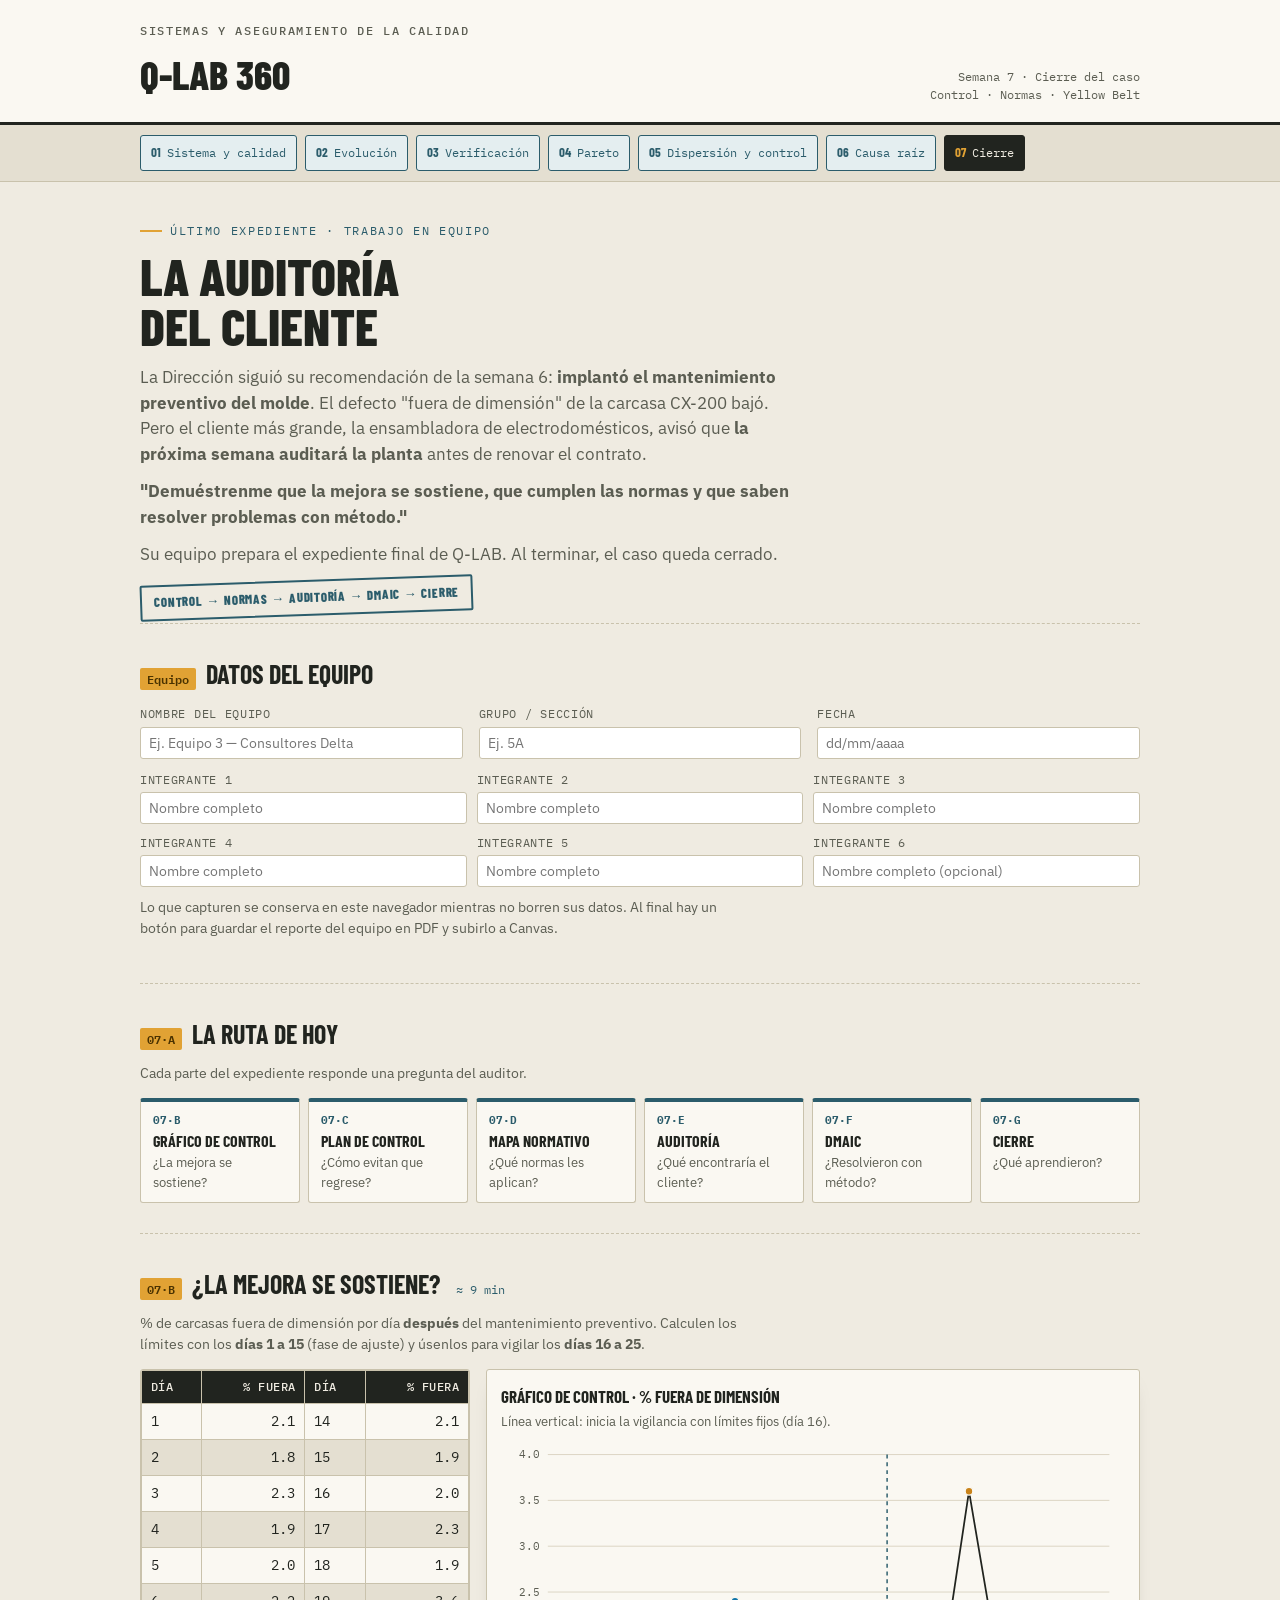
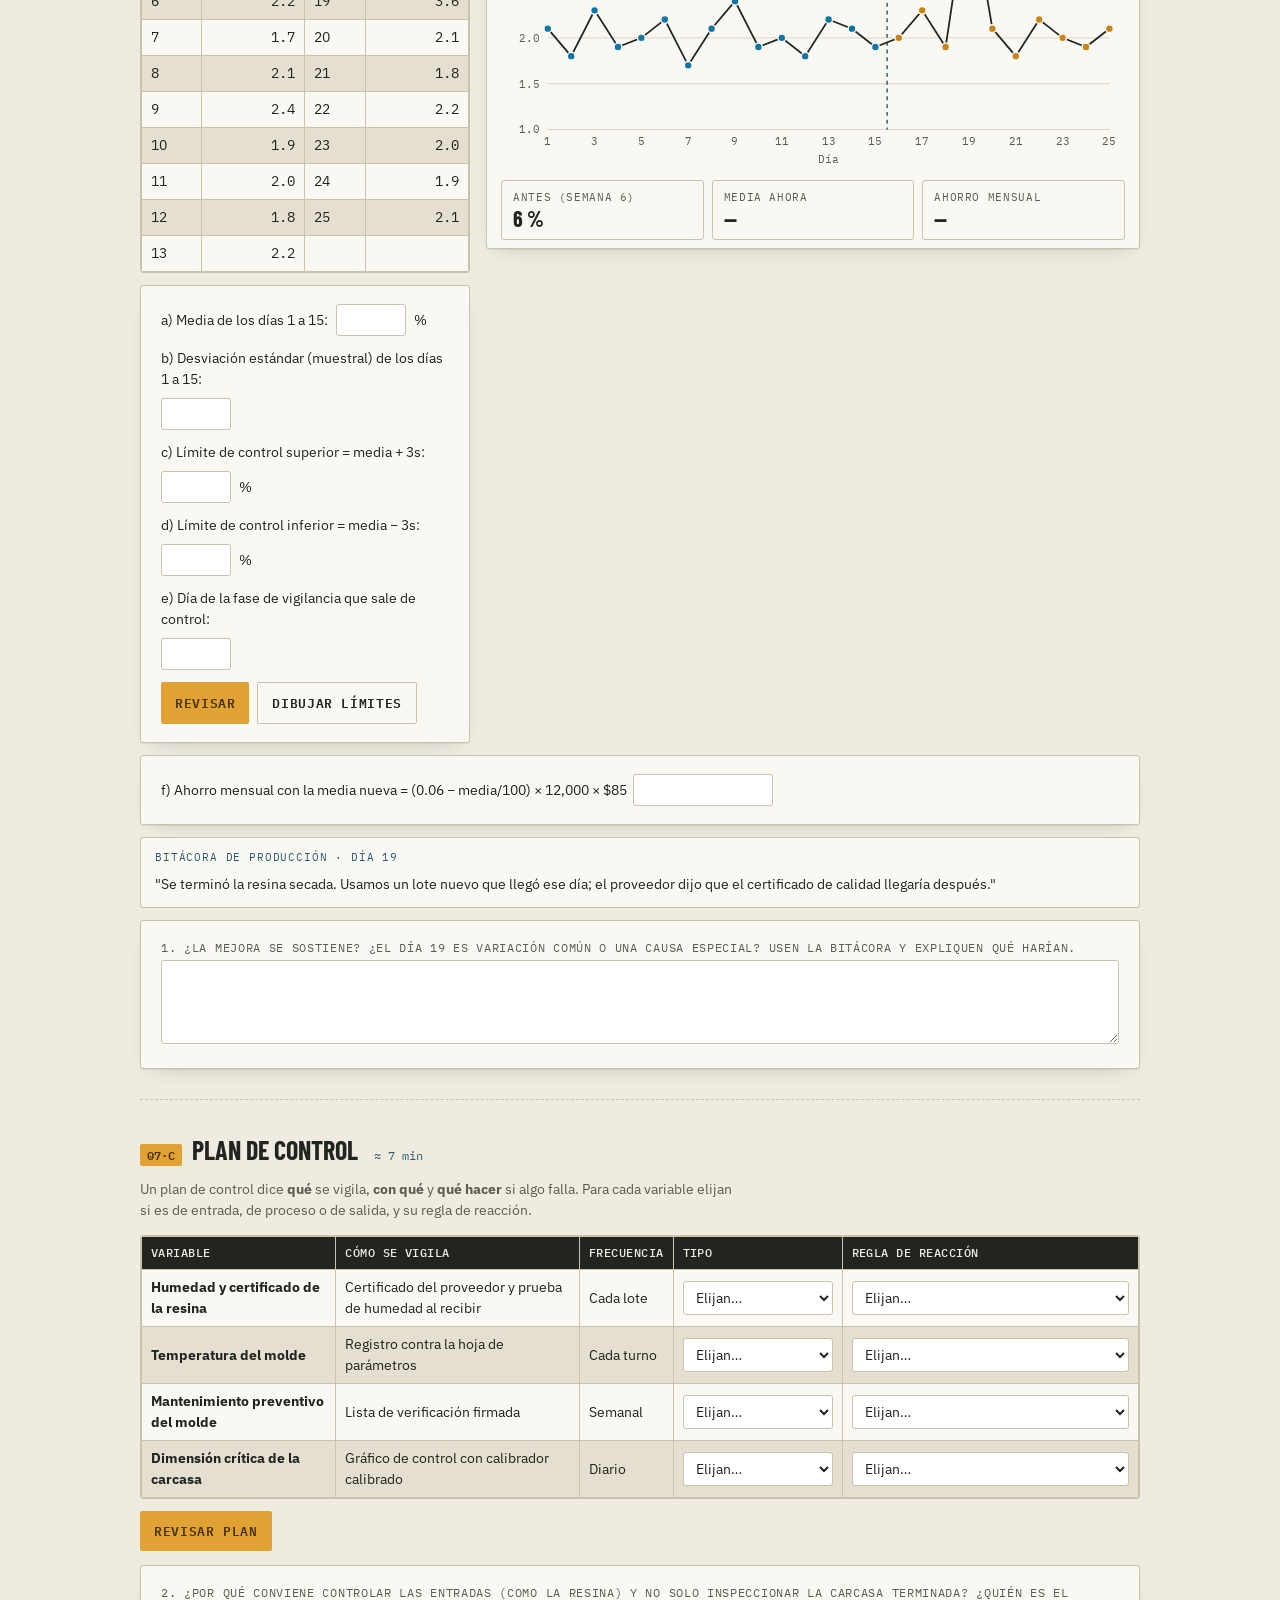
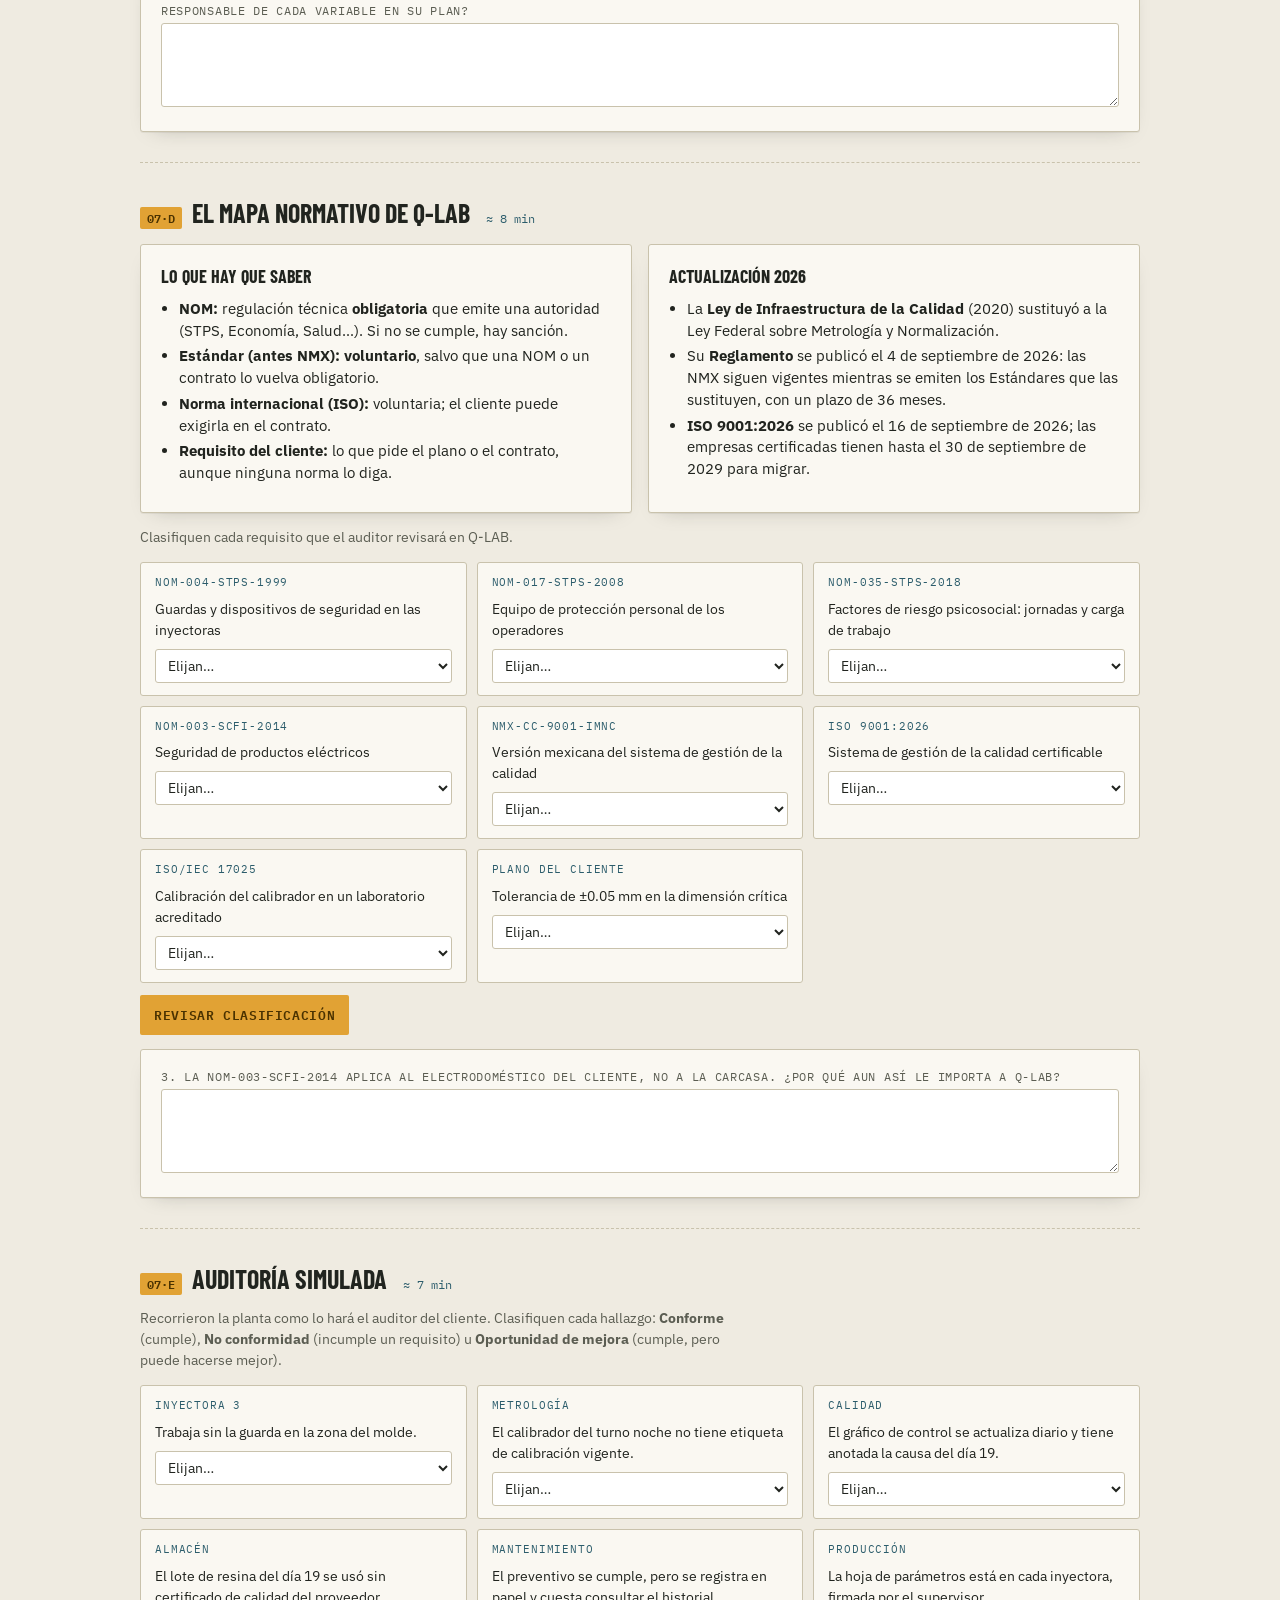
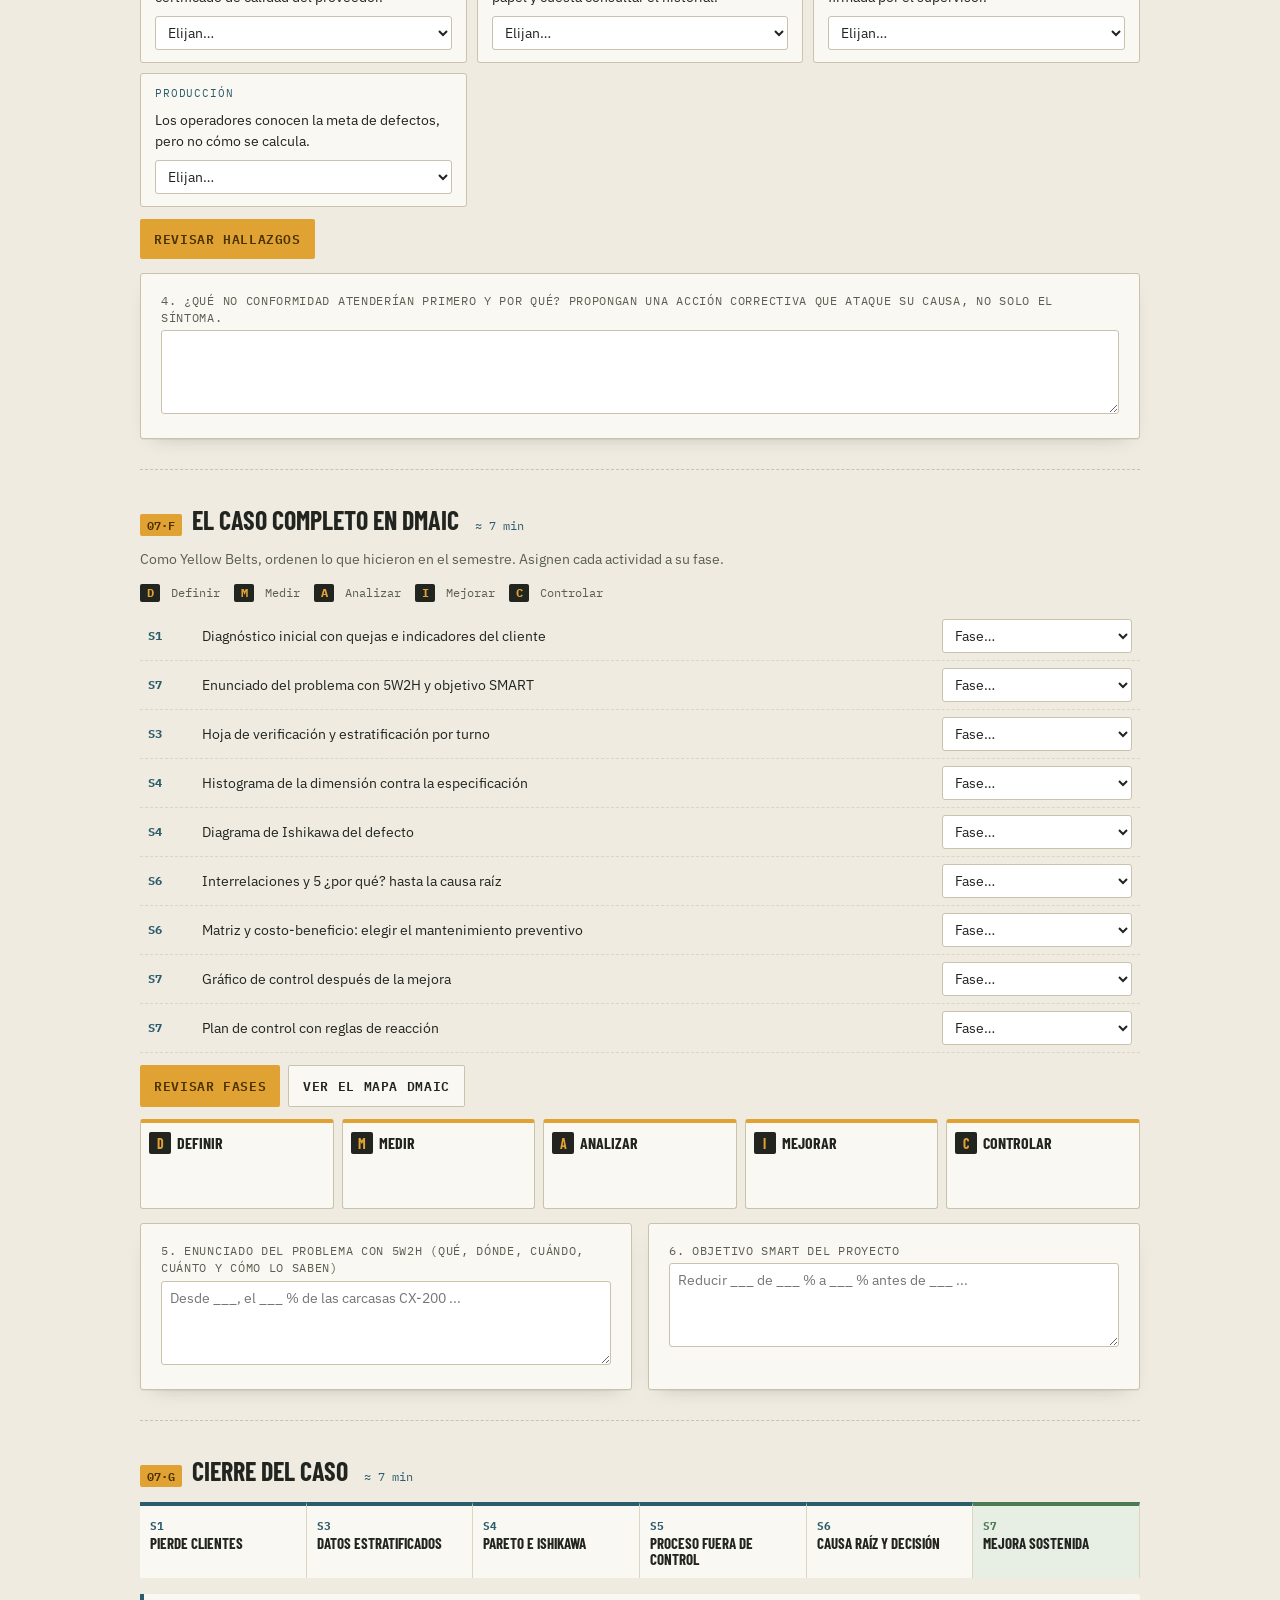
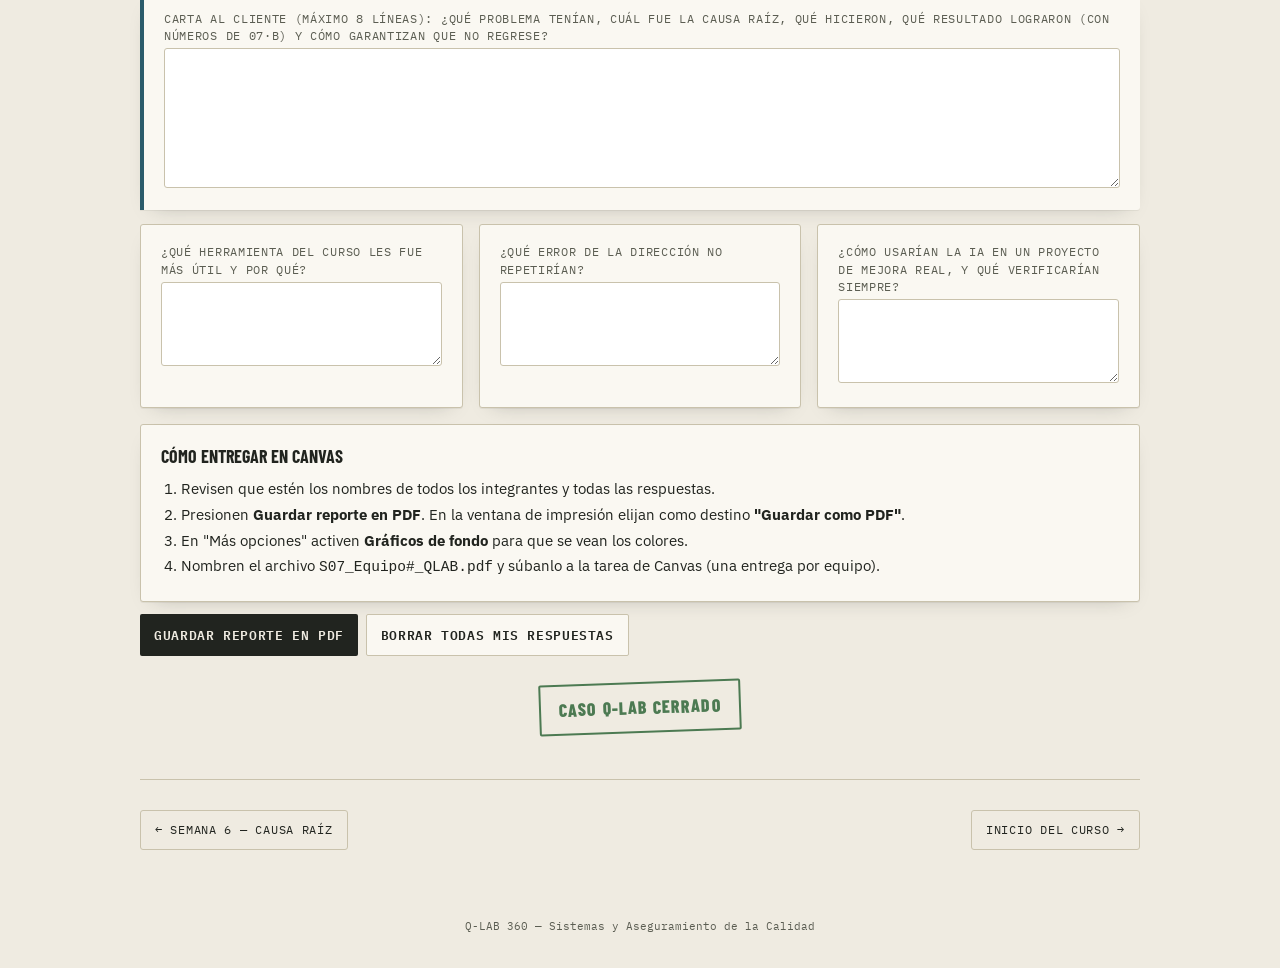
<file: semana-07.html>
<!DOCTYPE html>
<html lang="es">
<head>
<meta charset="UTF-8">
<meta name="viewport" content="width=device-width, initial-scale=1.0">
<title>Semana 7 — Q-LAB 360</title>
<link rel="preconnect" href="https://fonts.googleapis.com">
<link href="https://fonts.googleapis.com/css2?family=Barlow+Condensed:wght@500;600;700;800&family=IBM+Plex+Sans:wght@400;500;600&family=IBM+Plex+Mono:wght@400;500&display=swap" rel="stylesheet">
<style>
/* ============================================================
   Q-LAB 360 — Semana 7 (autocontenida: funciona sola o dentro
   de la carpeta del sitio junto a assets/style.css)
   ============================================================ */
:root{
  --paper:#EFEBE1; --paper-alt:#E4DFD1; --card:#FAF8F2; --ink:#21241F; --ink-soft:#5B5D52;
  --line:#C9C2AC; --line-soft:#DBD5C4;
  --tag-yellow:#E1A234; --tag-yellow-ink:#4A3200;
  --stamp-blue:#2B5C6B; --stamp-blue-soft:#E4EEF0;
  --stamp-red:#A8402F; --stamp-red-soft:#F5E4E0;
  --stamp-green:#4C7A52; --stamp-green-soft:#E7EFE4;
  /* series de datos (paleta validada para daltonismo) */
  --s-mat:#0F74A8; --s-ves:#C9831A; --s-noc:#B83A2A;
  --bar-vital:#0F74A8; --bar-trivial:#B9B3A0; --cum:#21241F;
  --radius:3px; --shadow:0 1px 0 rgba(33,36,31,.06),0 8px 20px -14px rgba(33,36,31,.35);
  --display:'Barlow Condensed','Arial Narrow',sans-serif;
  --body:'IBM Plex Sans',-apple-system,Segoe UI,sans-serif;
  --mono:'IBM Plex Mono',ui-monospace,SFMono-Regular,monospace;
}
*{box-sizing:border-box}
html{scroll-behavior:smooth}
@media (prefers-reduced-motion:reduce){html{scroll-behavior:auto}*{transition-duration:.001ms!important}}
body{margin:0;background:var(--paper);color:var(--ink);font-family:var(--body);line-height:1.5;-webkit-font-smoothing:antialiased}
a{color:var(--stamp-blue)}
a:focus-visible,button:focus-visible,input:focus-visible,select:focus-visible,textarea:focus-visible{outline:3px solid var(--tag-yellow);outline-offset:2px}
.wrap{max-width:1040px;margin:0 auto;padding:0 20px}

.masthead{border-bottom:3px solid var(--ink);background:var(--card)}
.masthead-inner{max-width:1040px;margin:0 auto;padding:22px 20px 18px;display:flex;align-items:flex-end;justify-content:space-between;gap:16px;flex-wrap:wrap}
.masthead-title{font-family:var(--display);font-weight:800;font-size:clamp(28px,4vw,40px);margin:0;text-transform:uppercase}
.masthead-title small{display:block;font-family:var(--mono);font-size:12px;letter-spacing:.14em;color:var(--ink-soft);font-weight:500;margin-bottom:4px}
.masthead-meta{font-family:var(--mono);font-size:12px;color:var(--ink-soft);text-align:right}

.rail{background:var(--paper-alt);border-bottom:1px solid var(--line);overflow-x:auto}
.rail-inner{max-width:1040px;margin:0 auto;padding:10px 20px;display:flex;gap:8px}
.tag{flex:0 0 auto;font-family:var(--mono);font-size:12px;display:flex;align-items:center;gap:6px;padding:7px 10px;border:1px solid var(--line);border-radius:var(--radius);background:var(--card);color:var(--ink-soft);text-decoration:none;white-space:nowrap}
.tag b{font-family:var(--display);font-weight:700;font-size:13px;color:var(--ink)}
.tag.is-open{border-color:var(--stamp-blue);background:var(--stamp-blue-soft);color:var(--stamp-blue)}
.tag.is-open b{color:var(--stamp-blue)}
.tag.is-current{background:var(--ink);border-color:var(--ink);color:var(--paper)}
.tag.is-current b{color:var(--tag-yellow)}
.tag.is-locked{opacity:.55}

.hero{padding:40px 0 8px}
.eyebrow{font-family:var(--mono);font-size:12px;letter-spacing:.14em;text-transform:uppercase;color:var(--stamp-blue);display:flex;align-items:center;gap:8px;margin-bottom:10px}
.eyebrow::before{content:"";width:22px;height:2px;background:var(--tag-yellow)}
h1.h-lg{font-family:var(--display);font-weight:800;text-transform:uppercase;font-size:clamp(30px,5vw,52px);line-height:.98;margin:0 0 14px}
.lede{font-size:17px;color:var(--ink-soft);max-width:66ch;margin:0 0 12px}
.stamp{display:inline-flex;align-items:center;gap:6px;font-family:var(--display);font-weight:800;letter-spacing:.06em;text-transform:uppercase;font-size:13px;padding:6px 12px;border:2.5px solid currentColor;border-radius:2px;transform:rotate(-2deg);color:var(--stamp-blue)}

section.block{padding:30px 0;border-top:1px dashed var(--line)}
.block-head{display:flex;align-items:baseline;gap:10px;margin-bottom:12px;flex-wrap:wrap}
.block-num{font-family:var(--mono);color:var(--tag-yellow-ink);background:var(--tag-yellow);padding:2px 7px;font-size:12px;border-radius:2px;font-weight:600}
h2.h-md{font-family:var(--display);font-weight:700;text-transform:uppercase;font-size:26px;margin:0}
h3.h-sm{font-family:var(--display);font-weight:700;text-transform:uppercase;font-size:18px;margin:0 0 8px}
.hint{color:var(--ink-soft);font-size:14px;margin:-2px 0 14px;max-width:75ch}
.card{background:var(--card);border:1px solid var(--line);border-radius:var(--radius);padding:18px 20px;box-shadow:var(--shadow)}
.memo{background:var(--card);border-left:4px solid var(--stamp-blue);padding:16px 20px;font-size:15.5px;box-shadow:var(--shadow);border-radius:0 var(--radius) var(--radius) 0}
.memo p{margin:0 0 10px}.memo p:last-child{margin:0}
.grid2{display:grid;grid-template-columns:1fr 1fr;gap:16px}
.tool{display:grid;grid-template-columns:330px 1fr;gap:16px;align-items:start}

table{width:100%;border-collapse:collapse;font-size:14px;background:var(--card)}
caption{text-align:left;font-family:var(--mono);font-size:11.5px;letter-spacing:.08em;text-transform:uppercase;color:var(--ink-soft);padding-bottom:6px}
th,td{border:1px solid var(--line);padding:7px 9px;text-align:left}
thead th{background:var(--ink);color:var(--paper);font-family:var(--mono);font-weight:500;font-size:12px;text-transform:uppercase;letter-spacing:.04em}
tbody tr:nth-child(even){background:var(--paper-alt)}
td.num,th.num{font-family:var(--mono);text-align:right}
tfoot td{font-family:var(--mono);font-weight:600;background:var(--paper-alt)}
.table-scroll{overflow-x:auto;border:1px solid var(--line);border-radius:var(--radius)}

/* marcas de conteo */
.tally{font-family:var(--mono);letter-spacing:1px;white-space:nowrap;color:var(--ink)}
.t5{position:relative;display:inline-block;margin-right:7px}
.t5::after{content:"";position:absolute;left:-2px;right:-2px;top:50%;height:1.6px;background:var(--stamp-red);transform:rotate(-24deg)}

input[type=number],input[type=text],select,textarea{font-family:var(--body);font-size:14px;border:1.5px solid var(--line);border-radius:var(--radius);background:#fff;padding:6px 8px;color:var(--ink);width:100%}
input.tot{width:76px;text-align:right;font-family:var(--mono)}
input.ok{border-color:var(--stamp-green);background:var(--stamp-green-soft)}
input.bad{border-color:var(--stamp-red);background:var(--stamp-red-soft)}
textarea{min-height:84px;resize:vertical;line-height:1.45}
label.lbl{display:block;font-family:var(--mono);font-size:11.5px;text-transform:uppercase;letter-spacing:.06em;color:var(--ink-soft);margin:0 0 4px}

.btn{font-family:var(--mono);font-size:12.5px;text-transform:uppercase;letter-spacing:.05em;background:var(--tag-yellow);color:var(--tag-yellow-ink);border:none;padding:9px 14px;border-radius:2px;font-weight:600;cursor:pointer;display:inline-block;text-decoration:none}
.btn.sec{background:var(--card);color:var(--ink);border:1.5px solid var(--line)}
.btn.sec:hover{border-color:var(--stamp-blue);color:var(--stamp-blue)}
.btn.dark{background:var(--ink);color:var(--paper)}
.btnrow{display:flex;gap:8px;flex-wrap:wrap;margin-top:12px}
.feedback{margin-top:10px;font-size:14px;padding:10px 12px;border-radius:var(--radius);display:none}
.feedback.show{display:block}
.feedback.good{background:var(--stamp-green-soft);border:1px solid var(--stamp-green)}
.feedback.warn{background:var(--stamp-red-soft);border:1px solid var(--stamp-red)}

/* editor de pareto */
.prow{display:grid;grid-template-columns:1fr 78px 28px;gap:6px;margin-bottom:6px}
.prow input[type=number]{text-align:right;font-family:var(--mono)}
.xbtn{border:1px solid var(--line);background:var(--card);border-radius:var(--radius);cursor:pointer;color:var(--ink-soft);font-size:16px;line-height:1}
.xbtn:hover{color:var(--stamp-red);border-color:var(--stamp-red)}

/* gráficas */
.chart{background:var(--card);border:1px solid var(--line);border-radius:var(--radius);padding:14px 14px 8px;box-shadow:var(--shadow);position:relative;overflow:hidden}
.chart svg{display:block;width:100%;height:auto}
.chart-title{font-family:var(--display);font-weight:700;text-transform:uppercase;font-size:17px;margin:0 0 2px}
.chart-sub{font-size:12.5px;color:var(--ink-soft);margin:0 0 6px}
.legend{display:flex;gap:14px;flex-wrap:wrap;font-size:12.5px;color:var(--ink-soft);margin:4px 0 6px}
.legend span{display:inline-flex;align-items:center;gap:6px}
.sw{width:12px;height:12px;border-radius:2px;display:inline-block}
.sw.line{height:2px;width:16px;border-radius:0}
.sw.dash{height:0;width:16px;border-top:2px dashed var(--stamp-red);border-radius:0}
.axis text{font-family:var(--mono);font-size:10.5px;fill:var(--ink-soft)}
.grid line{stroke:var(--line-soft);stroke-width:1}
.tip{position:absolute;pointer-events:none;background:var(--ink);color:var(--paper);font-size:12.5px;padding:7px 9px;border-radius:3px;line-height:1.35;opacity:0;transition:opacity .1s;white-space:nowrap;z-index:5}
.tip b{color:var(--tag-yellow);font-weight:600}
.empty{fill:var(--ink-soft);font-family:var(--body);font-size:13px}

.stats{display:grid;grid-template-columns:repeat(4,1fr);gap:8px;margin-top:12px}
.stat{background:var(--card);border:1px solid var(--line);border-radius:var(--radius);padding:9px 11px}
.stat .k{font-family:var(--mono);font-size:10.5px;text-transform:uppercase;letter-spacing:.06em;color:var(--ink-soft)}
.stat .v{font-family:var(--display);font-weight:700;font-size:22px;line-height:1.1}
.stat.alert .v{color:var(--stamp-red)}

.controls{display:flex;gap:14px;flex-wrap:wrap;align-items:flex-end;margin-bottom:10px}
.controls>div{min-width:150px}
.seg{display:inline-flex;border:1.5px solid var(--line);border-radius:var(--radius);overflow:hidden;flex-wrap:wrap}
.seg button{font-family:var(--mono);font-size:12px;border:none;background:var(--card);padding:7px 10px;cursor:pointer;color:var(--ink);border-right:1px solid var(--line)}
.seg button:last-child{border-right:none}
.seg button[aria-pressed=true]{background:var(--ink);color:var(--paper)}
input[type=range]{width:100%;accent-color:var(--stamp-blue)}

.datagrid{display:grid;grid-template-columns:repeat(auto-fill,minmax(92px,1fr));gap:4px;font-family:var(--mono);font-size:12.5px}
.datagrid div{background:var(--card);border:1px solid var(--line-soft);padding:4px 6px;border-radius:2px;display:flex;justify-content:space-between;gap:4px}
.datagrid i{font-style:normal;font-weight:600}
details.raw{margin-top:12px}
details.raw summary{cursor:pointer;font-family:var(--mono);font-size:12.5px;color:var(--stamp-blue)}

/* ishikawa */
.clues{display:grid;grid-template-columns:repeat(auto-fill,minmax(300px,1fr));gap:10px}
.clue{background:var(--card);border:1px solid var(--line);border-radius:var(--radius);padding:12px 14px;font-size:14px;display:flex;flex-direction:column;gap:8px}
.clue .src{font-family:var(--mono);font-size:10.5px;text-transform:uppercase;letter-spacing:.08em;color:var(--stamp-blue)}
.clue p{margin:0}
.clue .sel{display:grid;grid-template-columns:1fr 1fr;gap:6px}
.clue.done{border-color:var(--stamp-blue);box-shadow:inset 3px 0 0 var(--stamp-blue)}
.clue.right{box-shadow:inset 3px 0 0 var(--stamp-green);border-color:var(--stamp-green)}
.clue.wrong{box-shadow:inset 3px 0 0 var(--stamp-red);border-color:var(--stamp-red)}
.clue .why{font-size:12.5px;color:var(--ink-soft);display:none;border-top:1px dashed var(--line);padding-top:6px}
.clue.right .why,.clue.wrong .why{display:block}
.own{display:grid;grid-template-columns:170px 1fr 150px auto;gap:8px;align-items:end}
.fish-wrap{overflow-x:auto;background:var(--card);border:1px solid var(--line);border-radius:var(--radius);box-shadow:var(--shadow);padding:8px}
.fish-wrap svg{min-width:820px;width:100%;height:auto;display:block}
.ownlist{list-style:none;padding:0;margin:10px 0 0;display:flex;flex-wrap:wrap;gap:6px}
.ownlist li{background:var(--card);border:1px solid var(--line);border-radius:20px;padding:3px 6px 3px 12px;font-size:13px;display:flex;align-items:center;gap:6px}
.ownlist li small{font-family:var(--mono);color:var(--stamp-blue)}

ol.steps{list-style:none;margin:0;padding:0;counter-reset:step;display:grid;gap:10px}
ol.steps li{counter-increment:step;display:grid;grid-template-columns:34px 1fr;gap:12px;align-items:start}
ol.steps li::before{content:counter(step);font-family:var(--display);font-weight:800;font-size:16px;width:34px;height:34px;border-radius:50%;border:2px solid var(--ink);display:flex;align-items:center;justify-content:center}
.timebadge{font-family:var(--mono);font-size:11.5px;color:var(--stamp-blue);margin-left:6px}

.cta{background:var(--ink);color:var(--paper);border-radius:var(--radius);padding:20px 22px;display:flex;justify-content:space-between;align-items:center;gap:16px;flex-wrap:wrap}
.cta h3{font-family:var(--display);text-transform:uppercase;font-weight:800;margin:0 0 4px;font-size:20px}
.cta p{margin:0;color:#C8C3B2;font-size:14px;max-width:56ch}
.pager{display:flex;justify-content:space-between;gap:10px;padding:30px 0 50px;border-top:1px solid var(--line);margin-top:10px;flex-wrap:wrap}
.pager a,.pager span{font-family:var(--mono);font-size:12px;text-transform:uppercase;letter-spacing:.06em;padding:10px 14px;border:1px solid var(--line);border-radius:var(--radius);text-decoration:none;color:var(--ink)}
.pager .is-disabled{opacity:.4}
footer.site{text-align:center;font-family:var(--mono);font-size:11px;color:var(--ink-soft);padding:18px 0 34px}

@media (max-width:860px){
  .tool,.grid2{grid-template-columns:1fr}
  .stats{grid-template-columns:repeat(2,1fr)}
  .own{grid-template-columns:1fr 1fr}
}
@media (max-width:620px){
  .wrap,.masthead-inner,.rail-inner{padding-left:16px;padding-right:16px}
  .masthead-inner{flex-direction:column;align-items:flex-start}
  .masthead-meta{text-align:left}
  .own{grid-template-columns:1fr}
  .clue .sel{grid-template-columns:1fr}
}
@media print{
  .rail,.btnrow,.btn,.pager,.no-print,details.raw,.tip,footer.site{display:none!important}
  body{background:#fff}
  section.block{break-inside:avoid-page;padding:14px 0}
  .card,.chart,.fish-wrap{box-shadow:none}
  .fish-wrap{overflow:visible}.fish-wrap svg{min-width:0}
  .print-only{display:block!important}
}
.print-only{display:none}

/* ============ Semana 5 — estilos adicionales ============ */
:root{ --s-ref:#21241F; --s-mine:#C9831A; --s-ctl:#2B5C6B; --s-spec:#A8402F; }
.theory>*,.tool>*,.grid2>*,.grid3>*,.signals>*{min-width:0}
.grid3{display:grid;grid-template-columns:repeat(3,1fr);gap:16px}
.members{display:grid;grid-template-columns:repeat(3,1fr);gap:10px;margin-top:12px}
.theory{display:grid;grid-template-columns:1fr 1fr;gap:16px}
.theory .card p{margin:0 0 10px;font-size:15px}
.theory .card ul{margin:0 0 10px;padding-left:18px;font-size:14.5px}
.theory .card li{margin-bottom:4px}
.formula{font-family:var(--mono);background:var(--paper-alt);border:1px solid var(--line-soft);border-radius:var(--radius);padding:8px 10px;font-size:13.5px;margin:6px 0 10px;overflow-x:auto;white-space:nowrap}
.thumbs{display:grid;grid-template-columns:repeat(3,1fr);gap:8px;margin:6px 0 12px}
.thumbs figure{margin:0;background:var(--paper-alt);border:1px solid var(--line-soft);border-radius:var(--radius);padding:6px;text-align:center}
.thumbs figcaption{font-family:var(--mono);font-size:10.5px;color:var(--ink-soft);text-transform:uppercase;letter-spacing:.05em}
.thumbs svg{width:100%;height:auto;display:block}
.rscale{display:grid;grid-template-columns:repeat(4,1fr);border:1px solid var(--line);border-radius:var(--radius);overflow:hidden;font-size:12px;margin:6px 0 10px}
.rscale div{padding:6px 8px;border-right:1px solid var(--line)}
.rscale div:last-child{border-right:none}
.rscale b{display:block;font-family:var(--mono);font-size:11.5px}
.keyidea{border-left:4px solid var(--tag-yellow);background:#FFF8E8;padding:10px 14px;font-size:14.5px;border-radius:0 var(--radius) var(--radius) 0;margin-top:10px}

.quiz{display:grid;gap:10px}
.q{background:var(--card);border:1px solid var(--line);border-radius:var(--radius);padding:12px 14px}
.q p{margin:0 0 8px;font-weight:500}
.q label{display:flex;gap:8px;align-items:flex-start;font-size:14px;padding:3px 0;cursor:pointer}
.q.right{border-color:var(--stamp-green);box-shadow:inset 3px 0 0 var(--stamp-green)}
.q.wrong{border-color:var(--stamp-red);box-shadow:inset 3px 0 0 var(--stamp-red)}
.q .why{display:none;font-size:13px;color:var(--ink-soft);border-top:1px dashed var(--line);margin-top:8px;padding-top:6px}
.q.right .why,.q.wrong .why{display:block}

.vars td{vertical-align:middle}
.vars select{min-width:150px}
.vars tr.right td:first-child{box-shadow:inset 4px 0 0 var(--stamp-green)}
.vars tr.wrong td:first-child{box-shadow:inset 4px 0 0 var(--stamp-red)}
.vars .vy{font-size:13px;color:var(--ink-soft)}

.calc{display:grid;grid-template-columns:repeat(4,1fr);gap:10px}
.calc input{font-family:var(--mono);text-align:right}
.pred{display:grid;grid-template-columns:1fr 1fr;gap:10px 16px}
.pred .row{display:grid;grid-template-columns:1fr 110px;gap:8px;align-items:center;font-size:14px}
.pred input{font-family:var(--mono);text-align:right}
.eq{font-family:var(--mono);font-size:15px;padding:8px 12px;background:var(--ink);color:var(--paper);border-radius:var(--radius);display:inline-block;margin-top:8px}
.eq b{color:var(--tag-yellow);font-weight:500}

.signals{display:grid;grid-template-columns:1fr 1fr;gap:12px}
.signals .item{background:var(--card);border:1px solid var(--line);border-radius:var(--radius);padding:12px 14px}
.signals .item.right{border-color:var(--stamp-green);box-shadow:inset 3px 0 0 var(--stamp-green)}
.signals .item.wrong{border-color:var(--stamp-red);box-shadow:inset 3px 0 0 var(--stamp-red)}
.signals .inline{display:flex;gap:8px;align-items:center;flex-wrap:wrap;font-size:14px}
.signals .inline input{width:70px;font-family:var(--mono);text-align:right}
.radio-row{display:flex;gap:14px;font-size:14px;margin:4px 0 8px}
.radio-row label{display:flex;gap:6px;align-items:center;cursor:pointer}
.rules{counter-reset:r;list-style:none;padding:0;margin:0 0 10px}
.rules li{counter-increment:r;display:grid;grid-template-columns:26px 1fr;gap:8px;font-size:14px;margin-bottom:6px}
.rules li::before{content:counter(r);font-family:var(--display);font-weight:800;width:22px;height:22px;border-radius:50%;background:var(--ink);color:var(--paper);display:flex;align-items:center;justify-content:center;font-size:13px}
.compare{width:100%;font-size:13.5px}
.compare td,.compare th{padding:6px 8px}

.deliver ol{margin:0;padding-left:20px;font-size:14.5px}
.deliver li{margin-bottom:4px}
.print-head{display:none}

@media (max-width:860px){
  .theory,.signals,.pred,.grid3{grid-template-columns:1fr}
  .members{grid-template-columns:1fr 1fr}
  .calc{grid-template-columns:1fr 1fr}
}
@media (max-width:620px){
  .members{grid-template-columns:1fr}
  .rscale{grid-template-columns:1fr 1fr}
  .rscale div:nth-child(2){border-right:none}
  .rscale div:nth-child(-n+2){border-bottom:1px solid var(--line)}
}
@media print{
  @page{size:letter;margin:14mm 12mm}
  html,body{font-size:12px}
  .masthead{border-bottom-width:2px}
  .hero{padding-top:10px}
  .lede{font-size:14px}
  section.block{break-inside:auto}
  .card,.chart,.q,.signals .item,.memo,table,.calc,.pred{break-inside:avoid}
  textarea{border:1px solid var(--line);overflow:visible;resize:none}
  input,select{border:1px solid var(--line)}
  .signals,.pred{grid-template-columns:1fr 1fr}
  #dispTable th,#dispTable td,#ctlTable th,#ctlTable td{padding:2px 6px;font-size:10.5px}
  .tool{grid-template-columns:1fr}
  .formula{white-space:normal}
  .chart{break-inside:avoid}
  .members{grid-template-columns:repeat(3,1fr)}
  .table-scroll{max-height:none!important;overflow:visible!important}
  .mrv{visibility:visible!important}
  .print-head{display:block;font-family:var(--mono);font-size:10.5px;color:var(--ink-soft);margin-top:6px}
  *{-webkit-print-color-adjust:exact;print-color-adjust:exact}
}

/* ============ Semana 6 — estilos adicionales ============ */
.route{display:grid;grid-template-columns:repeat(6,1fr);gap:8px}
.rstep{background:var(--card);border:1px solid var(--line);border-top:4px solid var(--stamp-blue);border-radius:var(--radius);padding:10px 12px;display:flex;flex-direction:column;gap:4px}
.rstep b{font-family:var(--mono);font-size:11px;color:var(--stamp-blue)}
.rstep span{font-family:var(--display);font-weight:700;text-transform:uppercase;font-size:16px;line-height:1.05}
.rstep i{font-style:normal;font-size:13px;color:var(--ink-soft)}
.grid4{display:grid;grid-template-columns:repeat(4,1fr);gap:10px}
.notes{display:grid;grid-template-columns:repeat(auto-fill,minmax(230px,1fr));gap:10px}
.affboard{display:grid;grid-template-columns:repeat(auto-fit,minmax(200px,1fr));gap:10px;margin-top:12px}
.affcol{background:var(--card);border:1px solid var(--line);border-radius:var(--radius);padding:10px 12px}
.affcol h4{margin:0 0 8px;font-family:var(--display);text-transform:uppercase;font-size:16px;background:var(--ink);color:var(--paper);padding:6px 9px;border-radius:2px;display:flex;justify-content:space-between}
.affcol h4 small{font-family:var(--mono);color:var(--tag-yellow)}
.affcol p{margin:0 0 6px;font-size:13px;background:#FFF3C9;border:1px solid #EAD48A;padding:6px 8px}
.prow2{display:grid;grid-template-columns:1fr 128px;gap:8px;align-items:center;font-size:12.5px;padding:6px 0;border-bottom:1px dashed var(--line-soft)}
.prow2 b{font-family:var(--mono);color:var(--stamp-blue)}
.why-problem{background:var(--ink);color:var(--paper);padding:10px 14px;border-radius:var(--radius);font-weight:600;margin-bottom:10px}
.whyrow{display:grid;grid-template-columns:120px 1fr;gap:10px;align-items:center;margin-bottom:8px;padding:4px 6px;border-radius:var(--radius)}
.whyrow .wk{font-family:var(--mono);font-size:12.5px;font-weight:600}
.whyrow.right{box-shadow:inset 4px 0 0 var(--stamp-green);background:var(--stamp-green-soft)}
.whyrow.wrong{box-shadow:inset 4px 0 0 var(--stamp-red);background:var(--stamp-red-soft)}
.whyroot{background:var(--stamp-red-soft);border:1.5px solid var(--stamp-red);padding:10px 14px;border-radius:var(--radius);font-weight:600;margin-top:4px}
.sipoc-items{display:grid;grid-template-columns:repeat(auto-fill,minmax(230px,1fr));gap:8px}
.sitem{background:var(--card);border:1px solid var(--line);border-radius:var(--radius);padding:8px 10px;display:grid;grid-template-columns:1fr 130px;gap:8px;align-items:center;font-size:13.5px}
.sitem.right{box-shadow:inset 3px 0 0 var(--stamp-green);border-color:var(--stamp-green)}
.sitem.wrong{box-shadow:inset 3px 0 0 var(--stamp-red);border-color:var(--stamp-red)}
.sipoc-board{display:grid;grid-template-columns:repeat(5,1fr);gap:6px;margin-top:12px}
.scol{background:var(--card);border:1px solid var(--line);border-radius:var(--radius);padding:8px;min-height:96px}
.scol.proc{background:var(--stamp-blue-soft);border-color:var(--stamp-blue)}
.scol h4{margin:0 0 6px;font-family:var(--mono);font-size:11px;text-transform:uppercase;letter-spacing:.05em;color:var(--stamp-blue)}
.scol p{margin:0 0 4px;font-size:12.5px;background:var(--paper-alt);padding:4px 6px;border-radius:2px}
.inline-q{display:grid;grid-template-columns:1fr 240px;gap:10px;align-items:center;font-size:14px}
.cbgrid{display:grid;grid-template-columns:1fr 120px 120px;gap:8px;align-items:center;font-size:13px}
.cbgrid input{font-family:var(--mono);text-align:right}
#matrix select{min-width:84px}
#matrix tr.best td{background:var(--stamp-green-soft)}
#matrix tr.best td:first-child{box-shadow:inset 4px 0 0 var(--stamp-green);font-weight:600}
@media (max-width:860px){.route{grid-template-columns:repeat(3,1fr)}.grid4{grid-template-columns:1fr 1fr}.sipoc-board{grid-template-columns:1fr 1fr}}
@media (max-width:620px){.route{grid-template-columns:1fr 1fr}.inline-q,.cbgrid{grid-template-columns:1fr}.whyrow{grid-template-columns:1fr}.prow2{grid-template-columns:1fr}}
@media print{.block-head,h3.h-sm{break-after:avoid}.route{grid-template-columns:repeat(6,1fr)}.notes,.clues{grid-template-columns:repeat(3,1fr)}.affboard{grid-template-columns:repeat(4,1fr)}.sipoc-board{grid-template-columns:repeat(5,1fr)}.cbgrid{grid-template-columns:1fr 110px 110px}}

/* ============ Semana 7 — estilos adicionales ============ */
.dm-legend{display:flex;gap:14px;flex-wrap:wrap;font-family:var(--mono);font-size:12px;color:var(--ink-soft);margin:0 0 10px}
.dm-legend b{display:inline-block;background:var(--ink);color:var(--tag-yellow);width:20px;text-align:center;border-radius:2px;margin-right:4px}
.dmrow{display:grid;grid-template-columns:44px 1fr 190px;gap:10px;align-items:center;padding:7px 8px;border-bottom:1px dashed var(--line-soft);font-size:14px}
.dmrow b{font-family:var(--mono);font-size:12px;color:var(--stamp-blue)}
.dmrow.right{box-shadow:inset 4px 0 0 var(--stamp-green);background:var(--stamp-green-soft)}
.dmrow.wrong{box-shadow:inset 4px 0 0 var(--stamp-red);background:var(--stamp-red-soft)}
.dmboard{display:grid;grid-template-columns:repeat(5,1fr);gap:8px;margin-top:12px}
.dmcol{background:var(--card);border:1px solid var(--line);border-top:4px solid var(--tag-yellow);border-radius:var(--radius);padding:8px;min-height:90px}
.dmcol h4{margin:0 0 6px;font-family:var(--display);text-transform:uppercase;font-size:16px;display:flex;gap:6px;align-items:center}
.dmcol h4 span{background:var(--ink);color:var(--tag-yellow);width:22px;height:22px;display:inline-flex;align-items:center;justify-content:center;border-radius:2px;font-size:14px}
.dmcol p{margin:0 0 5px;font-size:12.5px;background:var(--paper-alt);padding:5px 7px;border-radius:2px}
.dmcol p small{font-family:var(--mono);color:var(--stamp-blue)}
#pcTable select{min-width:150px}
#pcTable select.ok{border-color:var(--stamp-green);background:var(--stamp-green-soft)}
#pcTable select.bad{border-color:var(--stamp-red);background:var(--stamp-red-soft)}
.case-line{display:grid;grid-template-columns:repeat(6,1fr);gap:0;position:relative}
.case-line div{padding:12px 10px 10px;border-top:4px solid var(--stamp-blue);display:flex;flex-direction:column;gap:2px;background:var(--card);border-right:1px solid var(--line-soft)}
.case-line b{font-family:var(--mono);font-size:11px;color:var(--stamp-blue)}
.case-line span{font-family:var(--display);font-weight:700;text-transform:uppercase;font-size:15px;line-height:1.05}
.case-line .now{border-top-color:var(--stamp-green);background:var(--stamp-green-soft)}
.case-line .now b{color:var(--stamp-green)}
.closed{text-align:center;margin:26px 0 6px}
.closed .stamp{font-size:18px;padding:10px 18px}
@media (max-width:860px){.dmboard{grid-template-columns:1fr 1fr}.case-line{grid-template-columns:repeat(3,1fr)}.dmrow{grid-template-columns:40px 1fr}.dmrow select{grid-column:1/-1}}
@media print{.dmboard{grid-template-columns:repeat(5,1fr)}.case-line{grid-template-columns:repeat(6,1fr)}#ctlTable th,#ctlTable td{padding:2px 6px;font-size:10.5px}}
</style>
</head>
<body>

<header class="masthead">
  <div class="masthead-inner">
    <h1 class="masthead-title"><small>Sistemas y Aseguramiento de la Calidad</small><a href="index.html" style="color:inherit;text-decoration:none;">Q-LAB 360</a></h1>
    <div class="masthead-meta">Semana 7 · Cierre del caso<br>Control · Normas · Yellow Belt</div>
  </div>
</header>

<nav class="rail" aria-label="Semanas del curso">
  <div class="rail-inner">
    <a href="semana-01.html" class="tag is-open"><b>01</b> Sistema y calidad</a>
    <a href="semana-02.html" class="tag is-open"><b>02</b> Evolución</a>
    <a href="semana-03.html" class="tag is-open"><b>03</b> Verificación</a>
    <a href="semana-04.html" class="tag is-open"><b>04</b> Pareto</a>
    <a href="semana-05.html" class="tag is-open"><b>05</b> Dispersión y control</a>
    <a href="semana-06.html" class="tag is-open"><b>06</b> Causa raíz</a>
    <a href="semana-07.html" class="tag is-current"><b>07</b> Cierre</a>
  </div>
</nav>

<main class="wrap">

  <!-- ================= HERO ================= -->
  <section class="hero">
    <div class="eyebrow">Último expediente · trabajo en equipo</div>
    <h1 class="h-lg">La auditoría<br>del cliente</h1>
    <p class="lede">La Dirección siguió su recomendación de la semana 6: <strong>implantó el mantenimiento preventivo del molde</strong>.
    El defecto "fuera de dimensión" de la carcasa CX-200 bajó. Pero el cliente más grande, la ensambladora de electrodomésticos, avisó que
    <strong>la próxima semana auditará la planta</strong> antes de renovar el contrato.</p>
    <p class="lede"><strong>"Demuéstrenme que la mejora se sostiene, que cumplen las normas y que saben resolver problemas con método."</strong></p>
    <p class="lede">Su equipo prepara el expediente final de Q-LAB. Al terminar, el caso queda cerrado.</p>
    <span class="stamp">Control → Normas → Auditoría → DMAIC → Cierre</span>
  </section>

  <!-- ================= EQUIPO ================= -->
  <section class="block" id="equipo">
    <div class="block-head"><span class="block-num">Equipo</span><h2 class="h-md">Datos del equipo</h2></div>
    <div class="grid3">
      <div><label class="lbl" for="team">Nombre del equipo</label><input type="text" id="team" data-save placeholder="Ej. Equipo 3 — Consultores Delta"></div>
      <div><label class="lbl" for="group">Grupo / sección</label><input type="text" id="group" data-save placeholder="Ej. 5A"></div>
      <div><label class="lbl" for="date">Fecha</label><input type="text" id="date" data-save placeholder="dd/mm/aaaa"></div>
    </div>
    <div class="members">
      <div><label class="lbl" for="m1">Integrante 1</label><input type="text" id="m1" data-save placeholder="Nombre completo"></div>
      <div><label class="lbl" for="m2">Integrante 2</label><input type="text" id="m2" data-save placeholder="Nombre completo"></div>
      <div><label class="lbl" for="m3">Integrante 3</label><input type="text" id="m3" data-save placeholder="Nombre completo"></div>
      <div><label class="lbl" for="m4">Integrante 4</label><input type="text" id="m4" data-save placeholder="Nombre completo"></div>
      <div><label class="lbl" for="m5">Integrante 5</label><input type="text" id="m5" data-save placeholder="Nombre completo"></div>
      <div><label class="lbl" for="m6">Integrante 6</label><input type="text" id="m6" data-save placeholder="Nombre completo (opcional)"></div>
    </div>
    <p class="hint no-print" style="margin-top:10px">Lo que capturen se conserva en este navegador mientras no borren sus datos. Al final hay un botón para guardar el reporte del equipo en PDF y subirlo a Canvas.</p>
  </section>

  <!-- ================= 07·A RUTA ================= -->
  <section class="block" id="ruta">
    <div class="block-head"><span class="block-num">07·A</span><h2 class="h-md">La ruta de hoy</h2></div>
    <p class="hint">Cada parte del expediente responde una pregunta del auditor.</p>
    <div class="route">
      <div class="rstep"><b>07·B</b><span>Gráfico de control</span><i>¿La mejora se sostiene?</i></div>
      <div class="rstep"><b>07·C</b><span>Plan de control</span><i>¿Cómo evitan que regrese?</i></div>
      <div class="rstep"><b>07·D</b><span>Mapa normativo</span><i>¿Qué normas les aplican?</i></div>
      <div class="rstep"><b>07·E</b><span>Auditoría</span><i>¿Qué encontraría el cliente?</i></div>
      <div class="rstep"><b>07·F</b><span>DMAIC</span><i>¿Resolvieron con método?</i></div>
      <div class="rstep"><b>07·G</b><span>Cierre</span><i>¿Qué aprendieron?</i></div>
    </div>
  </section>

  <!-- ================= 07·B CONTROL ================= -->
  <section class="block" id="control">
    <div class="block-head"><span class="block-num">07·B</span><h2 class="h-md">¿La mejora se sostiene?</h2><span class="timebadge">≈ 9 min</span></div>
    <p class="hint">% de carcasas fuera de dimensión por día <strong>después</strong> del mantenimiento preventivo. Calculen los límites con los <strong>días 1 a 15</strong> (fase de ajuste) y úsenlos para vigilar los <strong>días 16 a 25</strong>.</p>
    <div class="tool">
      <div>
        <div class="table-scroll"><table id="ctlTable"><thead><tr><th>Día</th><th class="num">% fuera</th><th>Día</th><th class="num">% fuera</th></tr></thead><tbody></tbody></table></div>
        <div class="card" style="margin-top:12px">
          <div class="signals" style="grid-template-columns:1fr">
            <div class="inline"><label for="cMean">a) Media de los días 1 a 15:</label><input type="number" step="any" id="cMean" data-save> %</div>
            <div class="inline"><label for="cSd">b) Desviación estándar (muestral) de los días 1 a 15:</label><input type="number" step="any" id="cSd" data-save></div>
            <div class="inline"><label for="cUcl">c) Límite de control superior = media + 3s:</label><input type="number" step="any" id="cUcl" data-save> %</div>
            <div class="inline"><label for="cLcl">d) Límite de control inferior = media − 3s:</label><input type="number" step="any" id="cLcl" data-save> %</div>
            <div class="inline"><label for="cOut">e) Día de la fase de vigilancia que sale de control:</label><input type="number" id="cOut" data-save></div>
          </div>
          <div class="btnrow"><button class="btn" id="ctlCheck">Revisar</button><button class="btn sec" id="ctlShow">Dibujar límites</button></div>
          <div class="feedback" id="ctlFb" role="status"></div>
        </div>
      </div>
      <div class="chart">
        <p class="chart-title">Gráfico de control · % fuera de dimensión</p>
        <p class="chart-sub">Línea vertical: inicia la vigilancia con límites fijos (día 16).</p>
        <svg id="ctl" viewBox="0 0 640 340" role="img" aria-label="Gráfico de control de 25 días después de la mejora"></svg>
        <div class="stats" style="grid-template-columns:1fr 1fr 1fr">
          <div class="stat"><div class="k">Antes (semana 6)</div><div class="v">6 %</div></div>
          <div class="stat"><div class="k">Media ahora</div><div class="v" id="stMean">—</div></div>
          <div class="stat"><div class="k">Ahorro mensual</div><div class="v" id="stSav">—</div></div>
        </div>
      </div>
    </div>
    <div class="card" style="margin-top:12px">
      <div class="inline"><label for="cSav" style="font-size:14px">f) Ahorro mensual con la media nueva = (0.06 − media/100) × 12,000 × $85 &nbsp;</label><input type="number" step="any" id="cSav" data-save style="width:140px;font-family:var(--mono);text-align:right"></div>
    </div>
    <div class="clue" style="margin-top:12px"><div class="src">Bitácora de producción · día 19</div><p>"Se terminó la resina secada. Usamos un lote nuevo que llegó ese día; el proveedor dijo que el certificado de calidad llegaría después."</p></div>
    <div class="card" style="margin-top:12px">
      <label class="lbl" for="bQ1">1. ¿La mejora se sostiene? ¿El día 19 es variación común o una causa especial? Usen la bitácora y expliquen qué harían.</label>
      <textarea id="bQ1" data-save></textarea>
    </div>
  </section>

  <!-- ================= 07·C PLAN DE CONTROL ================= -->
  <section class="block" id="plan">
    <div class="block-head"><span class="block-num">07·C</span><h2 class="h-md">Plan de control</h2><span class="timebadge">≈ 7 min</span></div>
    <p class="hint">Un plan de control dice <strong>qué</strong> se vigila, <strong>con qué</strong> y <strong>qué hacer</strong> si algo falla. Para cada variable elijan si es de entrada, de proceso o de salida, y su regla de reacción.</p>
    <div class="table-scroll"><table id="pcTable"><thead><tr><th>Variable</th><th>Cómo se vigila</th><th>Frecuencia</th><th>Tipo</th><th>Regla de reacción</th></tr></thead><tbody></tbody></table></div>
    <div class="btnrow"><button class="btn" id="pcCheck">Revisar plan</button></div>
    <div class="feedback" id="pcFb" role="status"></div>
    <div class="card" style="margin-top:14px">
      <label class="lbl" for="cQ1">2. ¿Por qué conviene controlar las entradas (como la resina) y no solo inspeccionar la carcasa terminada? ¿Quién es el responsable de cada variable en su plan?</label>
      <textarea id="cQ1" data-save></textarea>
    </div>
  </section>

  <!-- ================= 07·D MAPA NORMATIVO ================= -->
  <section class="block" id="normas">
    <div class="block-head"><span class="block-num">07·D</span><h2 class="h-md">El mapa normativo de Q-LAB</h2><span class="timebadge">≈ 8 min</span></div>
    <div class="theory">
      <div class="card">
        <h3 class="h-sm">Lo que hay que saber</h3>
        <ul>
          <li><b>NOM:</b> regulación técnica <b>obligatoria</b> que emite una autoridad (STPS, Economía, Salud…). Si no se cumple, hay sanción.</li>
          <li><b>Estándar (antes NMX):</b> <b>voluntario</b>, salvo que una NOM o un contrato lo vuelva obligatorio.</li>
          <li><b>Norma internacional (ISO):</b> voluntaria; el cliente puede exigirla en el contrato.</li>
          <li><b>Requisito del cliente:</b> lo que pide el plano o el contrato, aunque ninguna norma lo diga.</li>
        </ul>
      </div>
      <div class="card">
        <h3 class="h-sm">Actualización 2026</h3>
        <ul>
          <li>La <b>Ley de Infraestructura de la Calidad</b> (2020) sustituyó a la Ley Federal sobre Metrología y Normalización.</li>
          <li>Su <b>Reglamento</b> se publicó el 4 de septiembre de 2026: las NMX siguen vigentes mientras se emiten los Estándares que las sustituyen, con un plazo de 36 meses.</li>
          <li><b>ISO 9001:2026</b> se publicó el 16 de septiembre de 2026; las empresas certificadas tienen hasta el 30 de septiembre de 2029 para migrar.</li>
        </ul>
      </div>
    </div>
    <p class="hint" style="margin-top:14px">Clasifiquen cada requisito que el auditor revisará en Q-LAB.</p>
    <div class="clues" id="normItems"></div>
    <div class="btnrow"><button class="btn" id="normCheck">Revisar clasificación</button></div>
    <div class="feedback" id="normFb" role="status"></div>
    <div class="card" style="margin-top:14px">
      <label class="lbl" for="dQ1">3. La NOM-003-SCFI-2014 aplica al electrodoméstico del cliente, no a la carcasa. ¿Por qué aun así le importa a Q-LAB?</label>
      <textarea id="dQ1" data-save></textarea>
    </div>
  </section>

  <!-- ================= 07·E AUDITORÍA ================= -->
  <section class="block" id="auditoria">
    <div class="block-head"><span class="block-num">07·E</span><h2 class="h-md">Auditoría simulada</h2><span class="timebadge">≈ 7 min</span></div>
    <p class="hint">Recorrieron la planta como lo hará el auditor del cliente. Clasifiquen cada hallazgo: <b>Conforme</b> (cumple), <b>No conformidad</b> (incumple un requisito) u <b>Oportunidad de mejora</b> (cumple, pero puede hacerse mejor).</p>
    <div class="clues" id="audItems"></div>
    <div class="btnrow"><button class="btn" id="audCheck">Revisar hallazgos</button></div>
    <div class="feedback" id="audFb" role="status"></div>
    <div class="card" style="margin-top:14px">
      <label class="lbl" for="eQ1">4. ¿Qué no conformidad atenderían primero y por qué? Propongan una acción correctiva que ataque su causa, no solo el síntoma.</label>
      <textarea id="eQ1" data-save></textarea>
    </div>
  </section>

  <!-- ================= 07·F DMAIC ================= -->
  <section class="block" id="dmaic">
    <div class="block-head"><span class="block-num">07·F</span><h2 class="h-md">El caso completo en DMAIC</h2><span class="timebadge">≈ 7 min</span></div>
    <p class="hint">Como Yellow Belts, ordenen lo que hicieron en el semestre. Asignen cada actividad a su fase.</p>
    <div class="dm-legend no-print"><span><b>D</b> Definir</span><span><b>M</b> Medir</span><span><b>A</b> Analizar</span><span><b>I</b> Mejorar</span><span><b>C</b> Controlar</span></div>
    <div id="dmItems"></div>
    <div class="btnrow"><button class="btn" id="dmCheck">Revisar fases</button><button class="btn sec" id="dmShow">Ver el mapa DMAIC</button></div>
    <div class="feedback" id="dmFb" role="status"></div>
    <div class="dmboard" id="dmBoard"></div>
    <div class="grid2" style="margin-top:14px">
      <div class="card">
        <label class="lbl" for="fQ1">5. Enunciado del problema con 5W2H (qué, dónde, cuándo, cuánto y cómo lo saben)</label>
        <textarea id="fQ1" data-save placeholder="Desde ___, el ___ % de las carcasas CX-200 ..."></textarea>
      </div>
      <div class="card">
        <label class="lbl" for="fQ2">6. Objetivo SMART del proyecto</label>
        <textarea id="fQ2" data-save placeholder="Reducir ___ de ___ % a ___ % antes de ___ ..."></textarea>
      </div>
    </div>
  </section>

  <!-- ================= 07·G CIERRE ================= -->
  <section class="block" id="cierre">
    <div class="block-head"><span class="block-num">07·G</span><h2 class="h-md">Cierre del caso</h2><span class="timebadge">≈ 7 min</span></div>
    <div class="case-line">
      <div><b>S1</b><span>Pierde clientes</span></div>
      <div><b>S3</b><span>Datos estratificados</span></div>
      <div><b>S4</b><span>Pareto e Ishikawa</span></div>
      <div><b>S5</b><span>Proceso fuera de control</span></div>
      <div><b>S6</b><span>Causa raíz y decisión</span></div>
      <div class="now"><b>S7</b><span>Mejora sostenida</span></div>
    </div>
    <div class="memo" style="margin-top:16px">
      <label class="lbl" for="gMemo">Carta al cliente (máximo 8 líneas): ¿qué problema tenían, cuál fue la causa raíz, qué hicieron, qué resultado lograron (con números de 07·B) y cómo garantizan que no regrese?</label>
      <textarea id="gMemo" data-save style="min-height:140px"></textarea>
    </div>
    <div class="grid3" style="margin-top:14px">
      <div class="card"><label class="lbl" for="gR1">¿Qué herramienta del curso les fue más útil y por qué?</label><textarea id="gR1" data-save></textarea></div>
      <div class="card"><label class="lbl" for="gR2">¿Qué error de la Dirección no repetirían?</label><textarea id="gR2" data-save></textarea></div>
      <div class="card"><label class="lbl" for="gR3">¿Cómo usarían la IA en un proyecto de mejora real, y qué verificarían siempre?</label><textarea id="gR3" data-save></textarea></div>
    </div>

    <div class="card deliver no-print" style="margin-top:16px">
      <h3 class="h-sm">Cómo entregar en Canvas</h3>
      <ol>
        <li>Revisen que estén los nombres de todos los integrantes y todas las respuestas.</li>
        <li>Presionen <strong>Guardar reporte en PDF</strong>. En la ventana de impresión elijan como destino <strong>"Guardar como PDF"</strong>.</li>
        <li>En "Más opciones" activen <strong>Gráficos de fondo</strong> para que se vean los colores.</li>
        <li>Nombren el archivo <code>S07_Equipo#_QLAB.pdf</code> y súbanlo a la tarea de Canvas (una entrega por equipo).</li>
      </ol>
    </div>
    <div class="btnrow">
      <button class="btn dark" id="printBtn">Guardar reporte en PDF</button>
      <button class="btn sec" id="clearAll">Borrar todas mis respuestas</button>
    </div>
    <p class="print-head" id="printStamp"></p>
    <div class="closed"><span class="stamp" style="color:var(--stamp-green)">Caso Q-LAB cerrado</span></div>
  </section>

  <div class="pager">
    <a href="semana-06.html">← Semana 6 — Causa raíz</a>
    <a href="index.html">Inicio del curso →</a>
  </div>
</main>

<footer class="site">Q-LAB 360 — Sistemas y Aseguramiento de la Calidad</footer>
<script>
(function(){
'use strict';
const NS='http://www.w3.org/2000/svg';
const $=s=>document.querySelector(s);
const $$=s=>Array.from(document.querySelectorAll(s));
const el=(tag,attrs={},parent)=>{const n=document.createElementNS(NS,tag);for(const k in attrs)n.setAttribute(k,attrs[k]);if(parent)parent.appendChild(n);return n;};
const txt=(parent,x,y,s,attrs={})=>{const t=el('text',Object.assign({x,y,'font-family':'IBM Plex Mono, monospace','font-size':11,fill:'#5B5D52'},attrs),parent);t.textContent=s;return t;};
const esc=s=>String(s).replace(/[&<>"]/g,c=>({'&':'&amp;','<':'&lt;','>':'&gt;','"':'&quot;'}[c]));
const num=v=>{if(v===''||v==null)return NaN;return parseFloat(String(v).replace(/,/g,''));};
const money=n=>'$'+Math.round(n).toLocaleString('es-MX');
const say=(id,ok,html)=>{const f=$(id);f.className='feedback show '+(ok?'good':'warn');f.innerHTML=html;};

/* ---------- almacenamiento ---------- */
const KEY='qlab-s7-v1';
let store={};
try{store=JSON.parse(localStorage.getItem(KEY)||'{}')||{};}catch(e){store={};}
const save=()=>{try{localStorage.setItem(KEY,JSON.stringify(store));}catch(e){}};
const bindSave=n=>{if(store['f_'+n.id]!=null)n.value=store['f_'+n.id];
  n.addEventListener('input',()=>{store['f_'+n.id]=n.value;save();});n.addEventListener('change',()=>{store['f_'+n.id]=n.value;save();});};

/* ================= 07·B GRÁFICO DE CONTROL ================= */
const D=[2.1,1.8,2.3,1.9,2.0,2.2,1.7,2.1,2.4,1.9,2.0,1.8,2.2,2.1,1.9, 2.0,2.3,1.9,3.6,2.1,1.8,2.2,2.0,1.9,2.1];
const P1=D.slice(0,15);
const MEAN=P1.reduce((a,b)=>a+b,0)/15;
const SD=Math.sqrt(P1.reduce((a,b)=>a+(b-MEAN)**2,0)/14);
const UCL=MEAN+3*SD, LCL=Math.max(0,MEAN-3*SD);
const SAV=(0.06-MEAN/100)*12000*85;
(function fillTable(){const tb=$('#ctlTable tbody');
  for(let i=0;i<13;i++){const a=i, b=i+13;
    tb.insertAdjacentHTML('beforeend',`<tr><td>${a+1}</td><td class="num">${D[a].toFixed(1)}</td><td>${b<25?b+1:''}</td><td class="num">${b<25?D[b].toFixed(1):''}</td></tr>`);}
})();
let showLimits=false;
function drawCtl(){const svg=$('#ctl');svg.innerHTML='';
  const W=640,H=340,L=48,R=16,T=18,B=40;const pw=W-L-R,ph=H-T-B;const ymin=1,ymax=4;
  const X=i=>L+pw*(i)/(D.length-1), Y=v=>T+ph*(1-(v-ymin)/(ymax-ymin));
  const g=el('g',{class:'grid'},svg);
  for(let v=1;v<=4;v+=0.5){el('line',{x1:L,x2:W-R,y1:Y(v),y2:Y(v)},g);txt(svg,L-8,Y(v)+4,v.toFixed(1),{'text-anchor':'end'});}
  for(let i=0;i<D.length;i+=2)txt(svg,X(i),H-B+16,String(i+1),{'text-anchor':'middle'});
  txt(svg,L+pw/2,H-6,'Día',{'text-anchor':'middle'});
  el('line',{x1:(X(14)+X(15))/2,x2:(X(14)+X(15))/2,y1:T,y2:H-B,stroke:'#2B5C6B','stroke-width':1.5,'stroke-dasharray':'4 4'},svg);
  if(showLimits){
    [[UCL,'LCS '+UCL.toFixed(2)],[MEAN,'Media '+MEAN.toFixed(2)],[LCL,'LCI '+LCL.toFixed(2)]].forEach(([v,l],k)=>{
      el('line',{x1:L,x2:W-R,y1:Y(v),y2:Y(v),stroke:k===1?'#21241F':'#A8402F','stroke-width':k===1?1.5:2,'stroke-dasharray':k===1?'':'6 4'},svg);
      txt(svg,W-R-4,Y(v)-5,l,{'text-anchor':'end',fill:k===1?'#21241F':'#A8402F'});});
  }
  el('polyline',{points:D.map((v,i)=>X(i)+','+Y(v)).join(' '),fill:'none',stroke:'#21241F','stroke-width':1.8},svg);
  D.forEach((v,i)=>{const out=showLimits&&i>=15&&(v>UCL||v<LCL);
    el('circle',{cx:X(i),cy:Y(v),r:out?6.5:4,fill:out?'#A8402F':(i<15?'#0F74A8':'#C9831A'),stroke:'#FAF8F2','stroke-width':1.5},svg);});
}
$('#ctlShow').addEventListener('click',()=>{showLimits=true;drawCtl();$('#stMean').textContent=MEAN.toFixed(2)+' %';$('#stSav').textContent=money(SAV);});
$('#ctlCheck').addEventListener('click',()=>{let ok=0;const miss=[];
  const chk=(id,val,tol,lab)=>{const v=num($('#'+id).value);const g=Math.abs(v-val)<=tol;$('#'+id).classList.toggle('ok',g);$('#'+id).classList.toggle('bad',!g);if(g)ok++;else miss.push(lab);};
  chk('cMean',MEAN,0.01,'media');chk('cSd',SD,0.012,'desviación');chk('cUcl',UCL,0.04,'LCS');chk('cLcl',LCL,0.04,'LCI');chk('cOut',19,0,'día fuera de control');chk('cSav',SAV,120,'ahorro');
  say('#ctlFb',ok===6,ok===6?`Correcto. La media bajó de 6 % a ${MEAN.toFixed(2)} % y el ahorro es de unos ${money(SAV)} al mes. El día 19 rebasa el LCS: es una <b>causa especial</b>, no variación común.`:`${ok} de 6 correctos. Revisen: ${miss.join(', ')}. Usen solo los días 1 a 15 para la media y la desviación; la desviación es la muestral (n − 1).`);
});

/* ================= 07·C PLAN DE CONTROL ================= */
const REACT=['Retener el lote y no usarlo hasta tener el certificado','Ajustar al parámetro de la hoja y avisar a mantenimiento','Reprogramar en 24 h y escalar al gerente si se omite','Detener la línea y buscar la causa especial'];
const PC=[
 ['Humedad y certificado de la resina','Certificado del proveedor y prueba de humedad al recibir','Cada lote','E',0],
 ['Temperatura del molde','Registro contra la hoja de parámetros','Cada turno','P',1],
 ['Mantenimiento preventivo del molde','Lista de verificación firmada','Semanal','P',2],
 ['Dimensión crítica de la carcasa','Gráfico de control con calibrador calibrado','Diario','S',3]];
(function buildPc(){const tb=$('#pcTable tbody');
  PC.forEach((r,i)=>{const tr=document.createElement('tr');
    tr.innerHTML=`<td><b>${esc(r[0])}</b></td><td>${esc(r[1])}</td><td>${esc(r[2])}</td>
    <td><select id="pt${i}" aria-label="Tipo de ${esc(r[0])}"><option value="">Elijan…</option><option value="E">Entrada</option><option value="P">Proceso</option><option value="S">Salida</option></select></td>
    <td><select id="pr${i}" aria-label="Reacción para ${esc(r[0])}"><option value="">Elijan…</option>${REACT.map((t,k)=>`<option value="${k}">${esc(t)}</option>`).join('')}</select></td>`;
    tb.appendChild(tr);bindSave($('#pt'+i));bindSave($('#pr'+i));});
})();
$('#pcCheck').addEventListener('click',()=>{let ok=0;
  PC.forEach((r,i)=>{const a=$('#pt'+i).value===r[3], b=$('#pr'+i).value===String(r[4]);
    $('#pt'+i).classList.toggle('ok',a);$('#pt'+i).classList.toggle('bad',!a);$('#pr'+i).classList.toggle('ok',b);$('#pr'+i).classList.toggle('bad',!b);ok+=(a?1:0)+(b?1:0);});
  say('#pcFb',ok===8,ok===8?'Plan completo: controlan la <b>entrada</b> (resina), el <b>proceso</b> (temperatura y mantenimiento) y la <b>salida</b> (dimensión). Así la mejora no depende de inspeccionar al final.':`${ok} de 8 correctos. Pista: la resina llega antes de transformarse (entrada); la carcasa terminada es la salida.`);
});

/* ================= 07·D MAPA NORMATIVO ================= */
const NT={N:'NOM obligatoria para Q-LAB',C:'NOM obligatoria para el cliente',E:'Estándar (NMX) voluntario',I:'Norma internacional voluntaria',R:'Requisito del cliente'};
const NORMS=[
 ['NOM-004-STPS-1999','Guardas y dispositivos de seguridad en las inyectoras','N','Es de la STPS y aplica a todo centro de trabajo con maquinaria. Su incumplimiento puede ser sancionado.'],
 ['NOM-017-STPS-2008','Equipo de protección personal de los operadores','N','Obligatoria para el patrón: seleccionar, entregar y capacitar en el uso del EPP.'],
 ['NOM-035-STPS-2018','Factores de riesgo psicosocial: jornadas y carga de trabajo','N','Obligatoria para todo centro de trabajo; aplica también a Q-LAB.'],
 ['NOM-003-SCFI-2014','Seguridad de productos eléctricos','C','La certifica el fabricante del electrodoméstico (el cliente). La carcasa forma parte del producto, por eso el cliente exige que no comprometa esa seguridad.'],
 ['NMX-CC-9001-IMNC','Versión mexicana del sistema de gestión de la calidad','E','Es la adopción mexicana de ISO 9001; es voluntaria.'],
 ['ISO 9001:2026','Sistema de gestión de la calidad certificable','I','Voluntaria; muchos clientes la piden en el contrato a sus proveedores.'],
 ['ISO/IEC 17025','Calibración del calibrador en un laboratorio acreditado','I','Norma internacional para laboratorios: da confianza en que las mediciones son correctas.'],
 ['Plano del cliente','Tolerancia de ±0.05 mm en la dimensión crítica','R','No es una norma: es una especificación del cliente y se vuelve obligatoria por contrato.']];
(function buildNorms(){const box=$('#normItems');
  NORMS.forEach((n,i)=>{const d=document.createElement('div');d.className='clue';
    d.innerHTML=`<div class="src">${esc(n[0])}</div><p>${esc(n[1])}</p><select id="nm${i}" aria-label="Tipo de ${esc(n[0])}"><option value="">Elijan…</option>${Object.keys(NT).map(k=>`<option value="${k}">${NT[k]}</option>`).join('')}</select><div class="why">${esc(n[3])}</div>`;
    box.appendChild(d);bindSave($('#nm'+i));});
})();
$('#normCheck').addEventListener('click',()=>{let ok=0;
  NORMS.forEach((n,i)=>{const g=$('#nm'+i).value===n[2];const c=$('#nm'+i).parentElement;c.classList.toggle('right',g);c.classList.toggle('wrong',!g);if(g)ok++;});
  say('#normFb',ok===NORMS.length,`${ok} de ${NORMS.length} correctos. `+(ok===NORMS.length?'Q-LAB debe cumplir tres NOM de la STPS por ley; ISO 9001 y el plano son obligatorios solo porque el cliente los pide.':'Lean la explicación de cada tarjeta marcada en rojo.'));
});

/* ================= 07·E AUDITORÍA ================= */
const AT={C:'Conforme',NC:'No conformidad',OM:'Oportunidad de mejora'};
const AUD=[
 ['Inyectora 3','Trabaja sin la guarda en la zona del molde.','NC','Incumple la NOM-004-STPS-1999 y pone en riesgo a las personas: es la más urgente.'],
 ['Metrología','El calibrador del turno noche no tiene etiqueta de calibración vigente.','NC','Sin calibración no se puede confiar en el gráfico de control ni en la inspección.'],
 ['Calidad','El gráfico de control se actualiza diario y tiene anotada la causa del día 19.','C','Es evidencia de control y de reacción ante una causa especial.'],
 ['Almacén','El lote de resina del día 19 se usó sin certificado de calidad del proveedor.','NC','Incumple el control de proveedores y de materiales de entrada; fue la causa especial.'],
 ['Mantenimiento','El preventivo se cumple, pero se registra en papel y cuesta consultar el historial.','OM','Cumple el requisito; digitalizarlo facilitaría el análisis.'],
 ['Producción','La hoja de parámetros está en cada inyectora, firmada por el supervisor.','C','Es un estándar visible y aprobado.'],
 ['Producción','Los operadores conocen la meta de defectos, pero no cómo se calcula.','OM','Saben la meta; explicar el cálculo aumentaría su participación.']];
(function buildAud(){const box=$('#audItems');
  AUD.forEach((a,i)=>{const d=document.createElement('div');d.className='clue';
    d.innerHTML=`<div class="src">${esc(a[0])}</div><p>${esc(a[1])}</p><select id="au${i}" aria-label="Clasificación del hallazgo ${i+1}"><option value="">Elijan…</option>${Object.keys(AT).map(k=>`<option value="${k}">${AT[k]}</option>`).join('')}</select><div class="why">${esc(a[3])}</div>`;
    box.appendChild(d);bindSave($('#au'+i));});
})();
$('#audCheck').addEventListener('click',()=>{let ok=0;
  AUD.forEach((a,i)=>{const g=$('#au'+i).value===a[2];const c=$('#au'+i).parentElement;c.classList.toggle('right',g);c.classList.toggle('wrong',!g);if(g)ok++;});
  say('#audFb',ok===AUD.length,`${ok} de ${AUD.length} correctos. `+(ok===AUD.length?'Tres no conformidades, dos oportunidades de mejora y dos conformidades. Primero va la seguridad de las personas.':'Recuerden: una no conformidad incumple un requisito; una oportunidad de mejora cumple, pero podría hacerse mejor.'));
});

/* ================= 07·F DMAIC ================= */
const PH={D:'Definir',M:'Medir',A:'Analizar',I:'Mejorar',C:'Controlar'};
const DM=[
 ['S1','Diagnóstico inicial con quejas e indicadores del cliente','D'],
 ['S7','Enunciado del problema con 5W2H y objetivo SMART','D'],
 ['S3','Hoja de verificación y estratificación por turno','M'],
 ['S4','Histograma de la dimensión contra la especificación','M'],
 ['S4','Diagrama de Ishikawa del defecto','A'],
 ['S6','Interrelaciones y 5 ¿por qué? hasta la causa raíz','A'],
 ['S6','Matriz y costo-beneficio: elegir el mantenimiento preventivo','I'],
 ['S7','Gráfico de control después de la mejora','C'],
 ['S7','Plan de control con reglas de reacción','C']];
(function buildDm(){const box=$('#dmItems');
  DM.forEach((d,i)=>{const r=document.createElement('div');r.className='dmrow';
    r.innerHTML=`<b>${d[0]}</b><span>${esc(d[1])}</span><select id="dm${i}" aria-label="Fase DMAIC de: ${esc(d[1])}"><option value="">Fase…</option>${Object.keys(PH).map(k=>`<option value="${k}">${k} · ${PH[k]}</option>`).join('')}</select>`;
    box.appendChild(r);bindSave($('#dm'+i));});
})();
function drawDm(){const b=$('#dmBoard');b.innerHTML='';
  Object.keys(PH).forEach(k=>{const c=document.createElement('div');c.className='dmcol';
    c.innerHTML=`<h4><span>${k}</span>${PH[k]}</h4>`+DM.map((d,i)=>$('#dm'+i).value===k?`<p><small>${d[0]}</small> ${esc(d[1])}</p>`:'').join('');b.appendChild(c);});}
$('#dmShow').addEventListener('click',drawDm);
$('#dmCheck').addEventListener('click',()=>{let ok=0;
  DM.forEach((d,i)=>{const g=$('#dm'+i).value===d[2];const r=$('#dm'+i).parentElement;r.classList.toggle('right',g);r.classList.toggle('wrong',!g);if(g)ok++;});
  drawDm();
  say('#dmFb',ok===DM.length,ok===DM.length?'Correcto: sin saberlo, siguieron DMAIC todo el semestre. Ese es el método de un Yellow Belt.':`${ok} de ${DM.length} correctos. Pregúntense en cada actividad: ¿estábamos describiendo, midiendo, buscando causas, decidiendo o vigilando?`);
});

/* ================= IMPRESIÓN ================= */
function fitAreas(){$$('textarea').forEach(t=>{t.style.height='auto';t.style.height=(t.scrollHeight+4)+'px';});
  const names=['m1','m2','m3','m4','m5','m6'].map(id=>$('#'+id).value.trim()).filter(Boolean);
  $('#printStamp').textContent='Reporte generado el '+new Date().toLocaleString('es-MX')+' · Equipo: '+($('#team').value||'—')+' · Integrantes: '+(names.join(', ')||'—');
  showLimits=true;drawCtl();drawDm();}
window.addEventListener('beforeprint',fitAreas);
$('#printBtn').addEventListener('click',()=>{
  const names=['m1','m2','m3','m4','m5','m6'].map(id=>$('#'+id).value.trim()).filter(Boolean);
  if(!names.length&&!confirm('No han escrito el nombre de ningún integrante. ¿Generar el PDF de todos modos?')){$('#m1').focus();return;}
  fitAreas();window.print();});
$('#clearAll').addEventListener('click',()=>{if(!confirm('Esto borrará TODAS las respuestas de esta página en este navegador. ¿Continuar?'))return;
  try{localStorage.removeItem(KEY);}catch(e){}location.reload();});

/* ---- init ---- */
$$('[data-save]').forEach(bindSave);
drawCtl();drawDm();
window.__S7={MEAN,SD,UCL,LCL,SAV};
})();
</script>
</body>
</html>
</file>
<file: assets/style.css>
/* ============================================================
   Q-LAB 360 — Sistema de diseño (unificado con semanas 4 y 5)
   Usado por index.html y semanas 1–3. Las semanas 4+ llevan
   estos mismos tokens dentro de su propio <style>.
   ============================================================ */

@import url('https://fonts.googleapis.com/css2?family=Barlow+Condensed:wght@500;600;700;800&family=IBM+Plex+Sans:wght@400;500;600&family=IBM+Plex+Mono:wght@400;500&display=swap');

:root{
  --paper:#EFEBE1; --paper-alt:#E4DFD1; --card:#FAF8F2; --ink:#21241F; --ink-soft:#5B5D52;
  --line:#C9C2AC; --line-soft:#DBD5C4;
  --tag-yellow:#E1A234; --tag-yellow-ink:#4A3200;
  --stamp-blue:#2B5C6B; --stamp-blue-soft:#E4EEF0;
  --stamp-red:#A8402F; --stamp-red-soft:#F5E4E0;
  --stamp-green:#4C7A52; --stamp-green-soft:#E7EFE4;
  --radius:3px; --shadow:0 1px 0 rgba(33,36,31,.06),0 8px 20px -14px rgba(33,36,31,.35);
  --display:'Barlow Condensed','Arial Narrow',sans-serif;
  --body:'IBM Plex Sans',-apple-system,Segoe UI,sans-serif;
  --mono:'IBM Plex Mono',ui-monospace,SFMono-Regular,monospace;
}
*{box-sizing:border-box}
html{scroll-behavior:smooth}
@media (prefers-reduced-motion:reduce){html{scroll-behavior:auto}*{transition-duration:.001ms!important;animation-duration:.001ms!important}}
body{margin:0;background:var(--paper);color:var(--ink);font-family:var(--body);line-height:1.5;-webkit-font-smoothing:antialiased}
a{color:var(--stamp-blue)}
a:focus-visible,button:focus-visible,input:focus-visible,select:focus-visible,textarea:focus-visible,[tabindex]:focus-visible,[contenteditable]:focus-visible{outline:3px solid var(--tag-yellow);outline-offset:2px}
.wrap{max-width:1040px;margin:0 auto;padding:0 20px}

/* ---------- Encabezado ---------- */
.masthead{border-bottom:3px solid var(--ink);background:var(--card)}
.masthead-inner{max-width:1040px;margin:0 auto;padding:22px 20px 18px;display:flex;align-items:flex-end;justify-content:space-between;gap:16px;flex-wrap:wrap}
.masthead-title{font-family:var(--display);font-weight:800;font-size:clamp(28px,4vw,40px);margin:0;text-transform:uppercase;color:var(--ink);line-height:1.05}
.masthead-title small{display:block;font-family:var(--mono);font-size:12px;letter-spacing:.14em;color:var(--ink-soft);font-weight:500;margin-bottom:4px}
.masthead-meta{font-family:var(--mono);font-size:12px;color:var(--ink-soft);text-align:right}

/* ---------- Riel de semanas ---------- */
.rail{background:var(--paper-alt);border-bottom:1px solid var(--line);overflow-x:auto}
.rail-inner{max-width:1040px;margin:0 auto;padding:10px 20px;display:flex;gap:8px}
.tag{flex:0 0 auto;font-family:var(--mono);font-size:12px;display:flex;align-items:center;gap:6px;padding:7px 10px;border:1px solid var(--line);border-radius:var(--radius);background:var(--card);color:var(--ink-soft);text-decoration:none;white-space:nowrap}
.tag b{font-family:var(--display);font-weight:700;font-size:13px;color:var(--ink)}
.tag.is-open{border-color:var(--stamp-blue);background:var(--stamp-blue-soft);color:var(--stamp-blue)}
.tag.is-open b{color:var(--stamp-blue)}
.tag.is-current{background:var(--ink);border-color:var(--ink);color:var(--paper)}
.tag.is-current b{color:var(--tag-yellow)}
.tag.is-locked{opacity:.55;cursor:default}

/* ---------- Hero ---------- */
.hero{padding:40px 0 8px}
.eyebrow{font-family:var(--mono);font-size:12px;letter-spacing:.14em;text-transform:uppercase;color:var(--stamp-blue);display:flex;align-items:center;gap:8px;margin-bottom:10px}
.eyebrow::before{content:"";width:22px;height:2px;background:var(--tag-yellow)}
h1.h-lg{font-family:var(--display);font-weight:800;text-transform:uppercase;font-size:clamp(30px,5vw,52px);line-height:.98;margin:0 0 14px}
h1.h-lg mark{background:linear-gradient(transparent 62%,var(--tag-yellow) 62%);color:var(--ink);padding:0 2px}
.lede{font-size:17px;color:var(--ink-soft);max-width:66ch;margin:0 0 12px}

/* ---------- Sello ---------- */
.stamp{display:inline-flex;align-items:center;gap:6px;font-family:var(--display);font-weight:800;letter-spacing:.06em;text-transform:uppercase;font-size:13px;padding:6px 12px;border:2.5px solid currentColor;border-radius:2px;transform:rotate(-2deg);color:var(--stamp-blue)}
.stamp.blue{color:var(--stamp-blue)}
.stamp.grey{color:var(--ink-soft)}

/* ---------- Secciones y tarjetas ---------- */
section.block{padding:30px 0;border-top:1px dashed var(--line)}
.block-head{display:flex;align-items:baseline;gap:10px;margin-bottom:12px;flex-wrap:wrap}
.block-num{font-family:var(--mono);color:var(--tag-yellow-ink);background:var(--tag-yellow);padding:2px 7px;font-size:12px;border-radius:2px;font-weight:600}
h2.h-md{font-family:var(--display);font-weight:700;text-transform:uppercase;font-size:26px;margin:0}
h3.h-sm{font-family:var(--display);font-weight:700;text-transform:uppercase;font-size:18px;margin:0 0 8px}
.hint{color:var(--ink-soft);font-size:14px;margin:-2px 0 14px;max-width:75ch}
.card{background:var(--card);border:1px solid var(--line);border-radius:var(--radius);padding:18px 20px;box-shadow:var(--shadow)}
.memo{background:var(--card);border-left:4px solid var(--stamp-blue);padding:16px 20px;font-size:15.5px;box-shadow:var(--shadow);border-radius:0 var(--radius) var(--radius) 0}
.memo p{margin:0 0 10px}.memo p:last-child{margin:0}

/* quejas (semana 1) */
.quejas{display:grid;grid-template-columns:repeat(auto-fill,minmax(240px,1fr));gap:10px}
.queja{background:var(--card);border:1px solid var(--line);border-left:4px solid var(--stamp-red);border-radius:var(--radius);padding:12px 14px;font-size:14px;box-shadow:var(--shadow)}
.queja p{margin:0 0 8px;font-style:italic}
.queja .cat{font-family:var(--mono);font-size:10.5px;text-transform:uppercase;letter-spacing:.08em;color:var(--stamp-blue)}

/* ---------- Tablas ---------- */
table{width:100%;border-collapse:collapse;font-size:14px;background:var(--card)}
caption{text-align:left;font-family:var(--mono);font-size:11.5px;letter-spacing:.08em;text-transform:uppercase;color:var(--ink-soft);padding-bottom:6px}
th,td{border:1px solid var(--line);padding:7px 9px;text-align:left}
thead th{background:var(--ink);color:var(--paper);font-family:var(--mono);font-weight:500;font-size:12px;text-transform:uppercase;letter-spacing:.04em}
tbody tr:nth-child(even){background:var(--paper-alt)}
td.num,th.num{font-family:var(--mono);text-align:right}
.table-scroll{overflow-x:auto;border:1px solid var(--line);border-radius:var(--radius)}

/* hoja de verificación editable (semana 3) */
td.fill{background:#fff;min-width:46px;text-align:center;font-family:var(--mono)}
td.fill[contenteditable="true"]{cursor:text}
td.fill[contenteditable="true"]:focus{background:#FFF8E8;outline:2px solid var(--tag-yellow);outline-offset:-2px}

/* barras (semana 1) */
.bar-row{display:grid;grid-template-columns:190px 1fr 54px;gap:12px;align-items:center;margin:8px 0;font-size:13.5px}
.bar-track{background:var(--paper-alt);border:1px solid var(--line);border-radius:var(--radius);height:14px;overflow:hidden}
.bar-fill{height:100%;background:#0F74A8}
.bar-row .num{font-family:var(--mono);text-align:right;font-weight:600}

/* ---------- Pasos de actividad ---------- */
ol.steps{list-style:none;margin:0;padding:0;counter-reset:step;display:grid;gap:10px}
ol.steps li{counter-increment:step;display:grid;grid-template-columns:34px 1fr;gap:12px;align-items:start}
ol.steps li::before{content:counter(step);font-family:var(--display);font-weight:800;font-size:16px;width:34px;height:34px;border-radius:50%;border:2px solid var(--ink);display:flex;align-items:center;justify-content:center}

/* ---------- CTA y botones ---------- */
.cta{background:var(--ink);color:var(--paper);border-radius:var(--radius);padding:20px 22px;display:flex;justify-content:space-between;align-items:center;gap:16px;flex-wrap:wrap}
.cta h3{font-family:var(--display);text-transform:uppercase;font-weight:800;margin:0 0 4px;font-size:20px}
.cta p{margin:0;color:#C8C3B2;font-size:14px;max-width:56ch}
.btn{font-family:var(--mono);font-size:12.5px;text-transform:uppercase;letter-spacing:.05em;background:var(--tag-yellow);color:var(--tag-yellow-ink);border:none;padding:9px 14px;border-radius:2px;font-weight:600;cursor:pointer;display:inline-block;text-decoration:none;white-space:nowrap}
.btn.ghost{background:transparent;border:1.5px solid #6d6f63;color:var(--paper)}
.btn.sec{background:var(--card);color:var(--ink);border:1.5px solid var(--line)}
.btn[disabled],a.btn.is-disabled{opacity:.45;pointer-events:none}

/* ---------- Línea del tiempo (semana 2) ---------- */
.stations{display:grid;gap:14px}
.station{background:var(--card);border:1px solid var(--line);border-left:4px solid var(--line);border-radius:var(--radius);box-shadow:var(--shadow);padding:16px 18px}
.station.is-done{border-left-color:var(--stamp-green)}
.station-head{display:flex;align-items:center;gap:12px;margin-bottom:8px}
.station-era{font-family:var(--mono);font-size:11.5px;color:var(--ink-soft)}
.station-idx{font-family:var(--display);font-weight:800;font-size:16px;background:var(--stamp-blue);color:#fff;width:32px;height:32px;border-radius:50%;display:flex;align-items:center;justify-content:center;flex:0 0 auto}
.station.is-done .station-idx{background:var(--stamp-green)}
.station p.ctx{font-size:14.5px;margin:6px 0 12px}
.opt-grid{display:grid;gap:8px}
.opt-btn{text-align:left;background:var(--card);border:1.5px solid var(--line);border-radius:var(--radius);padding:10px 12px;font-family:var(--body);font-size:14px;cursor:pointer;color:var(--ink)}
.opt-btn:hover{border-color:var(--stamp-blue)}
.opt-btn .k{font-family:var(--mono);color:#fff;background:var(--stamp-blue);margin-right:10px;font-weight:600;display:inline-flex;width:20px;height:20px;border-radius:50%;align-items:center;justify-content:center;font-size:11px}
.opt-btn[aria-pressed="true"]{border-color:var(--stamp-blue);background:var(--stamp-blue-soft)}
.opt-btn[aria-pressed="true"] .k{background:var(--stamp-green)}
.outcome{margin-top:10px;padding:10px 12px;border-radius:var(--radius);font-size:14px;display:none;border:1px solid var(--line)}
.outcome.show{display:block}
.outcome.era{background:var(--stamp-green-soft);border-color:var(--stamp-green)}
.outcome.early{background:var(--stamp-red-soft);border-color:var(--stamp-red)}
.outcome.behind{background:var(--paper-alt)}
.learn{margin-top:10px;font-size:13px;font-style:italic;color:var(--ink-soft);display:none;border-top:1px dashed var(--line);padding-top:8px}
.learn.show{display:block}
.progress{height:8px;background:var(--paper-alt);border:1px solid var(--line);border-radius:var(--radius);overflow:hidden;margin:6px 0 22px}
.progress-fill{height:100%;width:0%;background:var(--stamp-blue);transition:width .35s ease}

/* ---------- Paginador y pie ---------- */
.pager{display:flex;justify-content:space-between;gap:10px;padding:30px 0 50px;border-top:1px solid var(--line);margin-top:10px;flex-wrap:wrap}
.pager a,.pager span{font-family:var(--mono);font-size:12px;text-transform:uppercase;letter-spacing:.06em;padding:10px 14px;border:1px solid var(--line);border-radius:var(--radius);text-decoration:none;color:var(--ink)}
.pager a:hover{border-color:var(--stamp-blue);color:var(--stamp-blue)}
.pager .is-disabled{opacity:.4}
footer.site{text-align:center;font-family:var(--mono);font-size:11px;color:var(--ink-soft);padding:18px 0 34px}

/* ---------- Mapa de semanas (index) ---------- */
.weekgrid{display:grid;grid-template-columns:repeat(auto-fill,minmax(210px,1fr));gap:12px;margin-top:16px}
.weekcard{border:1px solid var(--line);border-top:4px solid var(--tag-yellow);border-radius:var(--radius);background:var(--card);padding:16px;text-decoration:none;color:var(--ink);box-shadow:var(--shadow);min-height:124px;display:flex;flex-direction:column;justify-content:space-between}
.weekcard .wc-num{font-family:var(--display);font-weight:800;font-size:34px;line-height:1;color:var(--stamp-blue)}
.weekcard .wc-title{font-size:13.5px;margin-top:8px}
.weekcard .wc-status{font-family:var(--mono);font-size:10.5px;text-transform:uppercase;letter-spacing:.08em;margin-top:10px;font-weight:600}
.weekcard.locked{opacity:.55;border-top-color:var(--line)}
.weekcard.locked .wc-num{color:var(--ink-soft)}
.weekcard:not(.locked):hover{border-color:var(--stamp-blue);border-top-color:var(--tag-yellow)}

@media (max-width:620px){
  .wrap,.masthead-inner,.rail-inner{padding-left:16px;padding-right:16px}
  .masthead-inner{flex-direction:column;align-items:flex-start}
  .masthead-meta{text-align:left}
  .bar-row{grid-template-columns:110px 1fr 44px}
}
@media print{
  .rail,.pager,.btn,footer.site{display:none!important}
  body{background:#fff}
  .card,.memo,.station,.queja{box-shadow:none}
  *{-webkit-print-color-adjust:exact;print-color-adjust:exact}
}
</file>
